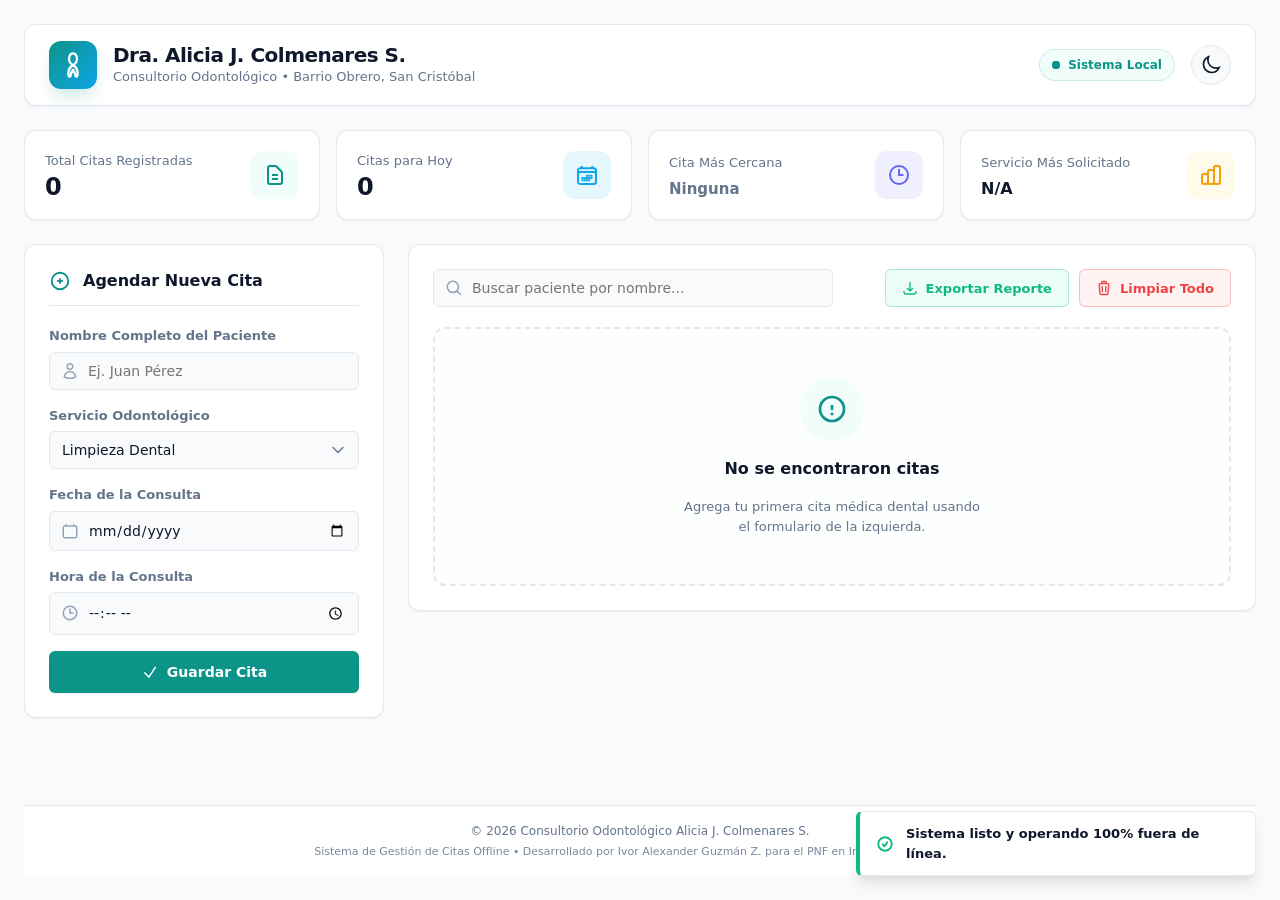
<file: index.html>
<!DOCTYPE html>
<html lang="es">

  <head>
    <meta charset="UTF-8">
    <meta name="viewport" content="width=device-width, initial-scale=1.0">
    <meta name="description"
      content="Sistema de Gestión Odontológica Offline para el Consultorio Odontológico Alicia J. Colmenares S. en Barrio Obrero, San Cristóbal, Estado Táchira. Desarrollado como Proyecto Sociotecnológico I para el PNF en Informática.">
    <meta name="author" content="Guzmán Zambrano, Ívor Alexander">
    <title>Panel de Gestión Odontológica - Dra. Alicia J. Colmenares S.</title>

    <!-- ------------------------------------------------------------------
       DOCUMENTACIÓN INCRUSTADA (Breve guía para desarrolladores)

       Qué es:
         - Archivo HTML principal que monta la interfaz de usuario del
           Sistema de Gestión Odontológica (cliente offline).

       Qué hace:
         - Proporciona la estructura del DOM para el formulario, las tarjetas
           de estadísticas, la lista de citas, modales y contenedores de toasts.
         - Conecta `style.css` (estilos) y `app.js` (lógica y persistencia).

       Cómo lo hace:
         - Contiene elementos con identificadores usados por `app.js` (ej.:
           `#cita-form`, `#lista-citas`, `#btn-theme-toggle`, `#toast-container`).
         - La apariencia se controla por `MaterialCodigo/style.css` mediante
           variables CSS y clases; el comportamiento por `MaterialCodigo/app.js`.

       Nota rápida:
         - Para entender la app, lee primero `app.js` (lógica) y luego
           `style.css` (tokens de diseño y componentes). Al modificar IDs,
           actualiza las referencias en `app.js`.
  ------------------------------------------------------------------>

    <!-- Vinculación del Archivo CSS de Estilos Premium -->
    <link rel="stylesheet" href="style.css">
  </head>

  <body>

    <div class="app-container">

      <!-- 1. CABECERA PRINCIPAL (Main Header) -->
      <header class="main-header" role="banner">
        <div class="brand-section">
          <!-- Logo animado con icono SVG de Diente integrado -->
          <div class="logo-container" aria-hidden="true">
            <svg viewBox="0 0 24 24" fill="none" stroke="currentColor" stroke-width="2" stroke-linecap="round"
              stroke-linejoin="round">
              <!-- Icono de un diente estilizado y moderno -->
              <path
                d="M12 2C10.5 2 9.5 3 9 4.5 8.5 6 8.5 7.5 9 9c.5 1.5 1.5 2.5 3 3 1.5-.5 2.5-1.5 3-3 .5-1.5.5-3 0-4.5C14.5 3 13.5 2 12 2z" />
              <path
                d="M12 12c-2.5 1.5-4 4.5-4 7.5 0 .8.2 1.5.5 2 .3.5.7.5 1 .3.3-.2.5-.6.5-1 0-1.7 1-3.5 2-4.8 1 1.3 2 3.1 2 4.8 0 .4.2.8.5 1 .3.2.7.2 1-.3.3-.5.5-1.2.5-2 0-3-1.5-6-4-7.5z" />
            </svg>
          </div>
          <div class="header-title-group">
            <h1>Dra. Alicia J. Colmenares S.</h1>
            <p>Consultorio Odontológico • Barrio Obrero, San Cristóbal</p>
          </div>
        </div>

        <!-- Controles: Indicador Offline y Botón de Tema Oscuro -->
        <div class="controls-section">
          <div class="status-indicator" id="network-status"
            title="Este sistema funciona de manera 100% autónoma y local (fuera de línea)">
            <span class="status-dot"></span>
            <span>Sistema Local</span>
          </div>

          <!-- Botón accesible para alternar el tema visual (Claro/Oscuro) -->
          <button class="theme-toggle" id="btn-theme-toggle" aria-label="Alternar tema oscuro o claro">
            <!-- Icono de Sol (Para tema oscuro) -->
            <svg class="icon-sun" fill="none" stroke="currentColor" stroke-width="2" viewBox="0 0 24 24">
              <circle cx="12" cy="12" r="4" />
              <path
                d="M12 2v2M12 20v2M4.93 4.93l1.41 1.41M17.66 17.66l1.41 1.41M2 12h2M20 12h2M6.34 17.66l-1.41 1.41M19.07 4.93l-1.41 1.41" />
            </svg>
            <!-- Icono de Luna (Para tema claro) -->
            <svg class="icon-moon" fill="none" stroke="currentColor" stroke-width="2" viewBox="0 0 24 24">
              <path
                d="M21.752 15.002A9.718 9.718 0 0118 15.75c-5.385 0-9.75-4.365-9.75-9.75 0-1.33.266-2.597.748-3.752A9.753 9.753 0 003 11.25C3 16.635 7.365 21 12.75 21a9.753 9.753 0 009.002-5.998z" />
            </svg>
          </button>
        </div>
      </header>

      <!-- 2. PANEL DE ESTADÍSTICAS DEL PROGRAMA (Stats Cards Dashboard) -->
      <section class="stats-grid" aria-label="Métricas del consultorio">
        <!-- Total Citas -->
        <div class="stat-card">
          <div class="stat-info">
            <span class="stat-label">Total Citas Registradas</span>
            <span class="stat-value" id="stat-total-val">0</span>
          </div>
          <div class="stat-icon-wrapper stat-total" aria-hidden="true">
            <svg fill="none" stroke="currentColor" stroke-width="2" viewBox="0 0 24 24">
              <path
                d="M9 12h6m-6 4h6m2 5H7a2 2 0 01-2-2V5a2 2 0 012-2h5.586a1 1 0 01.707.293l5.414 5.414a1 1 0 01.293.707V19a2 2 0 01-2 2z" />
            </svg>
          </div>
        </div>

        <!-- Citas para Hoy -->
        <div class="stat-card">
          <div class="stat-info">
            <span class="stat-label">Citas para Hoy</span>
            <span class="stat-value" id="stat-hoy-val">0</span>
          </div>
          <div class="stat-icon-wrapper stat-hoy" aria-hidden="true">
            <svg fill="none" stroke="currentColor" stroke-width="2" viewBox="0 0 24 24">
              <path
                d="M6.75 3v2.25M17.25 3v2.25M3 18.75V7.5a2.25 2.25 0 012.25-2.25h13.5A2.25 2.25 0 0121 7.5v11.25m-18 0A2.25 2.25 0 005.25 21h13.5A2.25 2.25 0 0021 18.75m-18 0v-7.5A2.25 2.25 0 015.25 9h13.5A2.25 2.25 0 0121 11.25v7.5m-9-6h.008v.008H12v-.008zM12 15h.008v.008H12V15zm0 2.25h.008v.008H12v-.008zM9.75 15h.008v.008H9.75V15zm0 2.25h.008v.008H9.75v-.008zM7.5 15h.008v.008H7.5V15zm0 2.25h.008v.008H7.5v-.008zm6.75-4.5h.008v.008h-.008v-.008zm0 2.25h.008v.008h-.008V15zm0 2.25h.008v.008h-.008v-.008zm2.25-4.5h.008v.008H16.5v-.008zm0 2.25h.008v.008H16.5V15z" />
            </svg>
          </div>
        </div>

        <!-- Próxima Cita -->
        <div class="stat-card">
          <div class="stat-info">
            <span class="stat-label">Cita Más Cercana</span>
            <span class="stat-value" id="stat-proxima-val"
              style="font-size: 15px; font-weight:600; color: var(--text-muted); margin-top: 6px;">Ninguna</span>
          </div>
          <div class="stat-icon-wrapper stat-proximas" aria-hidden="true">
            <svg fill="none" stroke="currentColor" stroke-width="2" viewBox="0 0 24 24">
              <path d="M12 6v6h4.5m4.5 0a9 9 0 11-18 0 9 9 0 0118 0z" />
            </svg>
          </div>
        </div>

        <!-- Servicio Popular -->
        <div class="stat-card">
          <div class="stat-info">
            <span class="stat-label">Servicio Más Solicitado</span>
            <span class="stat-value" id="stat-popular-val"
              style="font-size: 16px; font-weight:700; color: var(--text-main); margin-top: 4px;">N/A</span>
          </div>
          <div class="stat-icon-wrapper stat-popular" aria-hidden="true">
            <svg fill="none" stroke="currentColor" stroke-width="2" viewBox="0 0 24 24">
              <path
                d="M9 19v-6a2 2 0 00-2-2H5a2 2 0 00-2 2v6a2 2 0 002 2h2a2 2 0 002-2zm0 0V9a2 2 0 012-2h2a2 2 0 012 2v10m-6 0a2 2 0 002 2h2a2 2 0 002-2m0 0V5a2 2 0 012-2h2a2 2 0 012 2v14a2 2 0 01-2 2h-2a2 2 0 01-2-2z" />
            </svg>
          </div>
        </div>
      </section>

      <!-- 3. DISTRIBUCIÓN PRINCIPAL (Main Grid) -->
      <main class="main-grid">

        <!-- COLUMNA IZQUIERDA: Formulario de Nueva Cita (CREATE) -->
        <section class="panel-card" aria-labelledby="form-title">
          <div class="panel-header">
            <svg fill="none" stroke="currentColor" stroke-width="2" viewBox="0 0 24 24" aria-hidden="true">
              <path d="M12 9v6m3-3H9m12 0a9 9 0 11-18 0 9 9 0 0118 0z" />
            </svg>
            <h2 id="form-title">Agendar Nueva Cita</h2>
          </div>

          <form id="cita-form" class="appointment-form" novalidate>

            <!-- Nombre del Paciente -->
            <div class="form-group">
              <label for="paciente">Nombre Completo del Paciente</label>
              <div class="input-container">
                <svg fill="none" stroke="currentColor" stroke-width="2" viewBox="0 0 24 24" aria-hidden="true">
                  <path
                    d="M15.75 6a3.75 3.75 0 11-7.5 0 3.75 3.75 0 017.5 0zM4.501 20.118a7.5 7.5 0 0114.998 0A17.933 17.933 0 0112 21.75c-2.676 0-5.216-.584-7.499-1.632z" />
                </svg>
                <input type="text" id="paciente" class="form-input" placeholder="Ej. Juan Pérez" required
                  autocomplete="off" aria-required="true">
              </div>
            </div>

            <!-- Servicio Odontológico -->
            <div class="form-group">
              <label for="servicio">Servicio Odontológico</label>
              <select id="servicio" class="form-input" required aria-required="true">
                <option value="Limpieza" selected>Limpieza Dental</option>
                <option value="Ortodoncia">Control de Ortodoncia</option>
                <option value="Extraccion">Extracción Dental</option>
                <option value="Evaluacion">Evaluación General</option>
              </select>
            </div>

            <!-- Fecha de la Cita -->
            <div class="form-group">
              <label for="fecha">Fecha de la Consulta</label>
              <div class="input-container">
                <svg fill="none" stroke="currentColor" stroke-width="2" viewBox="0 0 24 24" aria-hidden="true">
                  <path
                    d="M6.75 3v2.25M17.25 3v2.25M3 18.75V7.5a2.25 2.25 0 012.25-2.25h13.5A2.25 2.25 0 0121 7.5v11.25m-18 0A2.25 2.25 0 005.25 21h13.5A2.25 2.25 0 0021 18.75" />
                </svg>
                <input type="date" id="fecha" class="form-input" required aria-required="true">
              </div>
              <div class="validation-hint warning" id="fecha-warning" style="display: none;" aria-live="polite">
                <svg style="width:12px; height:12px;" fill="none" stroke="currentColor" stroke-width="2"
                  viewBox="0 0 24 24">
                  <path
                    d="M12 9v2m0 4h.01m-6.938 4h13.856c1.54 0 2.502-1.667 1.732-3L13.732 4c-.77-1.333-2.694-1.333-3.464 0L3.34 16c-.77 1.333.192 3 1.732 3z" />
                </svg>
                <span>No se atienden fines de semana</span>
              </div>
            </div>

            <!-- Hora de la Cita -->
            <div class="form-group">
              <label for="hora">Hora de la Consulta</label>
              <div class="input-container">
                <svg fill="none" stroke="currentColor" stroke-width="2" viewBox="0 0 24 24" aria-hidden="true">
                  <path d="M12 6v6h4.5m4.5 0a9 9 0 11-18 0 9 9 0 0118 0z" />
                </svg>
                <input type="time" id="hora" class="form-input" required aria-required="true">
              </div>
            </div>

            <!-- Botón de Guardado -->
            <button type="submit" class="btn-primary" id="btn-submit-form">
              <svg fill="none" stroke="currentColor" stroke-width="2" viewBox="0 0 24 24" aria-hidden="true">
                <path d="M4.5 12.75l6 6 9-13.5" />
              </svg>
              <span>Guardar Cita</span>
            </button>
          </form>
        </section>

        <!-- COLUMNA DERECHA: Listado y Búsqueda de Citas (READ, DELETE) -->
        <section class="panel-card" aria-labelledby="list-title">

          <!-- Cabecera del Panel con Buscador y Exportación -->
          <div class="filter-actions-bar">
            <div class="search-wrapper">
              <div class="input-container">
                <svg fill="none" stroke="currentColor" stroke-width="2" viewBox="0 0 24 24" aria-hidden="true">
                  <path d="M21 21l-5.197-5.197m0 0A7.5 7.5 0 105.196 5.196a7.5 7.5 0 0010.607 10.607z" />
                </svg>
                <!-- Campo de búsqueda reactivo -->
                <input type="text" id="buscador" class="form-input" placeholder="Buscar paciente por nombre..."
                  aria-label="Buscar paciente">
              </div>
            </div>

            <!-- Grupo de botones para descarga y mantenimiento local -->
            <div class="action-buttons-group">
              <!-- Botón para descargar el reporte CSV estructurado para Excel -->
              <button id="exportar-btn" class="btn-secondary btn-export"
                title="Descargar reporte offline en CSV compatible con Excel">
                <svg fill="none" stroke="currentColor" stroke-width="2" viewBox="0 0 24 24" aria-hidden="true">
                  <path
                    d="M3 16.5v2.25A2.25 2.25 0 005.25 21h13.5A2.25 2.25 0 0021 18.75V16.5M16.5 12L12 16.5m0 0L7.5 12m4.5 4.5V3" />
                </svg>
                <span>Exportar Reporte</span>
              </button>

              <!-- Botón para limpiar todos los datos del localStorage (con confirmación sutil) -->
              <button id="btn-limpiar-todo" class="btn-secondary btn-danger-outline"
                title="Eliminar permanentemente todos los datos de citas">
                <svg fill="none" stroke="currentColor" stroke-width="2" viewBox="0 0 24 24" aria-hidden="true">
                  <path
                    d="M14.74 9l-.346 9m-4.788 0L9.26 9m9.968-3.21c.342.052.682.107 1.022.166m-1.022-.165L18.16 19.673a2.25 2.25 0 01-2.244 2.077H8.084a2.25 2.25 0 01-2.244-2.077L4.772 5.79m14.456 0a48.108 48.108 0 00-3.478-.397m-12 .562c.34-.059.68-.114 1.022-.165m0 0a48.11 48.11 0 013.478-.397m7.5 0v-.916c0-1.18-.91-2.164-2.09-2.201a51.964 51.964 0 00-3.32 0c-1.18.037-2.09 1.022-2.09 2.201v.916m7.5 0a48.667 48.667 0 00-7.5 0" />
                </svg>
                <span>Limpiar Todo</span>
              </button>
            </div>
          </div>

          <!-- Listado dinámico de Citas -->
          <h2 id="list-title" class="sr-only"
            style="position: absolute; width: 1px; height: 1px; padding: 0; margin: -1px; overflow: hidden; clip: rect(0, 0, 0, 0); border: 0;">
            Lista de citas odontológicas agendadas</h2>
          <div id="lista-citas" class="appointments-container" aria-live="polite">
            <!-- Las tarjetas de citas serán inyectadas aquí dinámicamente desde app.js -->
          </div>
        </section>

      </main>

      <!-- 4. MODAL FLOTANTE DE EDICIÓN - CRUD UPDATE (Edit Appointment Modal) -->
      <div class="modal-overlay" id="edit-modal" role="dialog" aria-modal="true" aria-labelledby="modal-title">
        <div class="modal-container">
          <div class="modal-header">
            <h3 id="modal-title">
              <svg fill="none" stroke="currentColor" stroke-width="2" viewBox="0 0 24 24" aria-hidden="true">
                <path
                  d="M16.862 4.487l1.687-1.688a1.875 1.875 0 112.652 2.652L10.582 16.07a4.5 4.5 0 01-1.897 1.13L6 18l.8-2.685a4.5 4.5 0 011.13-1.897l8.932-8.931zm0 0L19.5 7.125M18 14v4.75A2.25 2.25 0 0115.75 21H5.25A2.25 2.25 0 013 18.75V8.25A2.25 2.25 0 015.25 6H10" />
              </svg>
              <span>Editar Cita Médica</span>
            </h3>
            <button class="btn-close" id="btn-close-modal" aria-label="Cerrar modal de edición">&times;</button>
          </div>

          <form id="edit-form" class="appointment-form" novalidate>
            <input type="hidden" id="edit-id"> <!-- ID oculto de la cita siendo editada -->

            <div class="form-group">
              <label for="edit-paciente">Nombre del Paciente</label>
              <div class="input-container">
                <svg fill="none" stroke="currentColor" stroke-width="2" viewBox="0 0 24 24" aria-hidden="true">
                  <path
                    d="M15.75 6a3.75 3.75 0 11-7.5 0 3.75 3.75 0 017.5 0zM4.501 20.118a7.5 7.5 0 0114.998 0A17.933 17.933 0 0112 21.75c-2.676 0-5.216-.584-7.499-1.632z" />
                </svg>
                <input type="text" id="edit-paciente" class="form-input" required autocomplete="off">
              </div>
            </div>

            <div class="form-group">
              <label for="edit-servicio">Servicio Odontológico</label>
              <select id="edit-servicio" class="form-input" required>
                <option value="Limpieza">Limpieza Dental</option>
                <option value="Ortodoncia">Control de Ortodoncia</option>
                <option value="Extraccion">Extracción Dental</option>
                <option value="Evaluacion">Evaluación General</option>
              </select>
            </div>

            <div class="form-group">
              <label for="edit-fecha">Fecha</label>
              <div class="input-container">
                <svg fill="none" stroke="currentColor" stroke-width="2" viewBox="0 0 24 24" aria-hidden="true">
                  <path
                    d="M6.75 3v2.25M17.25 3v2.25M3 18.75V7.5a2.25 2.25 0 012.25-2.25h13.5A2.25 2.25 0 0121 7.5v11.25m-18 0A2.25 2.25 0 005.25 21h13.5A2.25 2.25 0 0021 18.75" />
                </svg>
                <input type="date" id="edit-fecha" class="form-input" required>
              </div>
              <div class="validation-hint warning" id="edit-fecha-warning" style="display: none;" aria-live="polite">
                <svg style="width:12px; height:12px;" fill="none" stroke="currentColor" stroke-width="2"
                  viewBox="0 0 24 24">
                  <path
                    d="M12 9v2m0 4h.01m-6.938 4h13.856c1.54 0 2.502-1.667 1.732-3L13.732 4c-.77-1.333-2.694-1.333-3.464 0L3.34 16c-.77 1.333.192 3 1.732 3z" />
                </svg>
                <span>No se atienden fines de semana</span>
              </div>
            </div>

            <div class="form-group">
              <label for="edit-hora">Hora</label>
              <div class="input-container">
                <svg fill="none" stroke="currentColor" stroke-width="2" viewBox="0 0 24 24" aria-hidden="true">
                  <path d="M12 6v6h4.5m4.5 0a9 9 0 11-18 0 9 9 0 0118 0z" />
                </svg>
                <input type="time" id="edit-hora" class="form-input" required>
              </div>
            </div>

            <div class="modal-footer">
              <!-- Botón para rechazar cambios -->
              <button type="button" class="btn-secondary" id="btn-cancel-modal">Cancelar</button>
              <!-- Botón para guardar cambios modificados -->
              <button type="submit" class="btn-primary">Actualizar Cita</button>
            </div>
          </form>
        </div>
      </div>

      <!-- 5. DIALOGO DE CONFIRMACIÓN PERSONALIZADO (Custom Confirmation Dialog) -->
      <div class="confirm-modal-overlay" id="confirm-modal" role="dialog" aria-modal="true"
        aria-labelledby="confirm-title">
        <div class="confirm-container">
          <div class="confirm-icon-box" aria-hidden="true">
            <!-- Icono de Peligro / Alerta -->
            <svg fill="none" stroke="currentColor" stroke-width="2" viewBox="0 0 24 24">
              <path
                d="M12 9v2m0 4h.01m-6.938 4h13.856c1.54 0 2.502-1.667 1.732-3L13.732 4c-.77-1.333-2.694-1.333-3.464 0L3.34 16c-.77 1.333.192 3 1.732 3z" />
            </svg>
          </div>
          <h3 class="confirm-title" id="confirm-title">¿Eliminar esta cita?</h3>
          <p class="confirm-text" id="confirm-description">Esta acción es irreversible y los datos del paciente se
            perderán permanentemente de la memoria local.</p>
          <div class="confirm-actions">
            <button type="button" class="btn-secondary" id="btn-confirm-cancel">Cancelar</button>
            <button type="button" class="btn-danger" id="btn-confirm-accept">Eliminar</button>
          </div>
        </div>
      </div>

      <!-- 6. CONTENEDOR FLOTANTE PARA TOASTS DE OPERACIONES (Toast Notifications List) -->
      <div class="toast-container" id="toast-container" aria-live="assertive" aria-atomic="true"></div>

      <!-- 7. PIE DE PÁGINA (Footer) -->
      <footer class="main-footer" role="contentinfo">
        <p>&copy; 2026 Consultorio Odontológico Alicia J. Colmenares S.</p>
        <p style="margin-top: 4px; font-size: 11px; opacity: 0.85;">Sistema de Gestión de Citas Offline • Desarrollado
          por Ivor Alexander Guzmán Z. para el PNF en Informática, UPTAIET.</p>
      </footer>

    </div>

    <!-- Vinculación del Archivo Javascript de Lógica y Persistencia -->
    <script src="app.js"></script>
  </body>

</html>
</file>
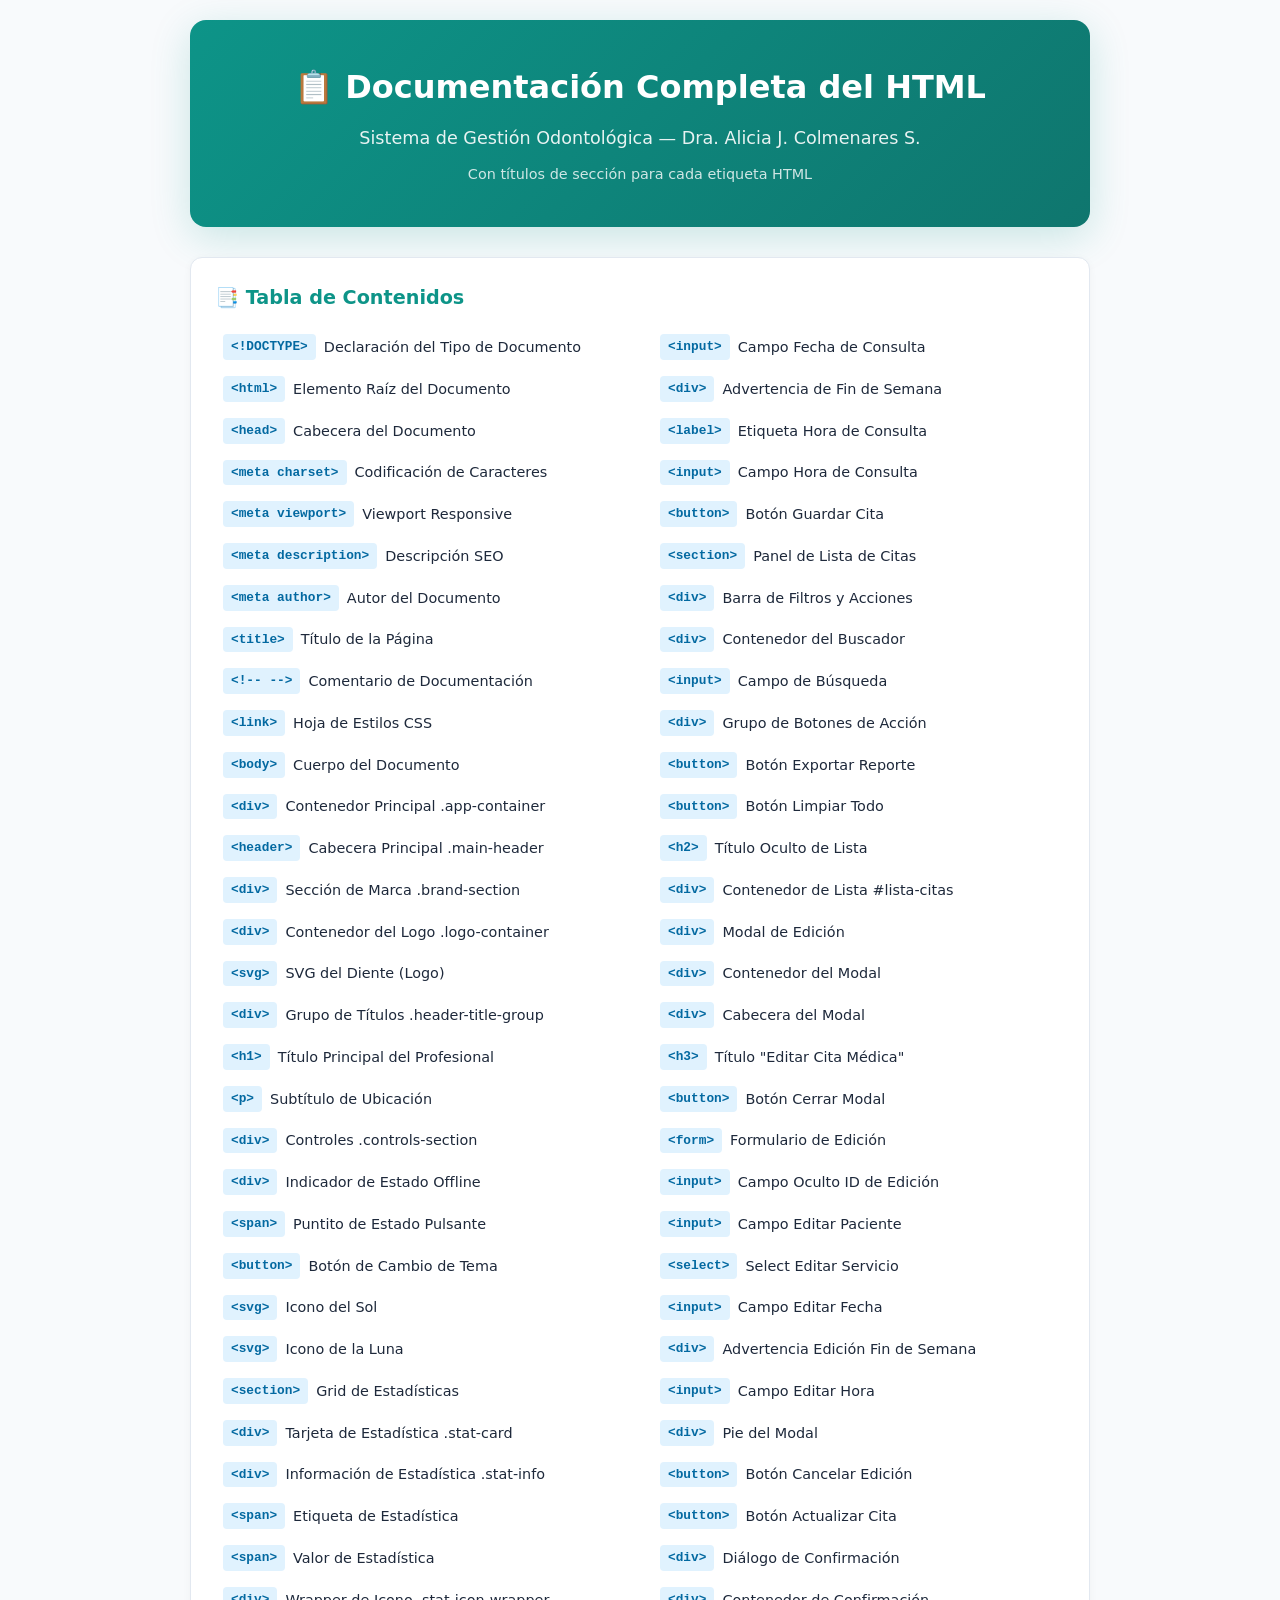
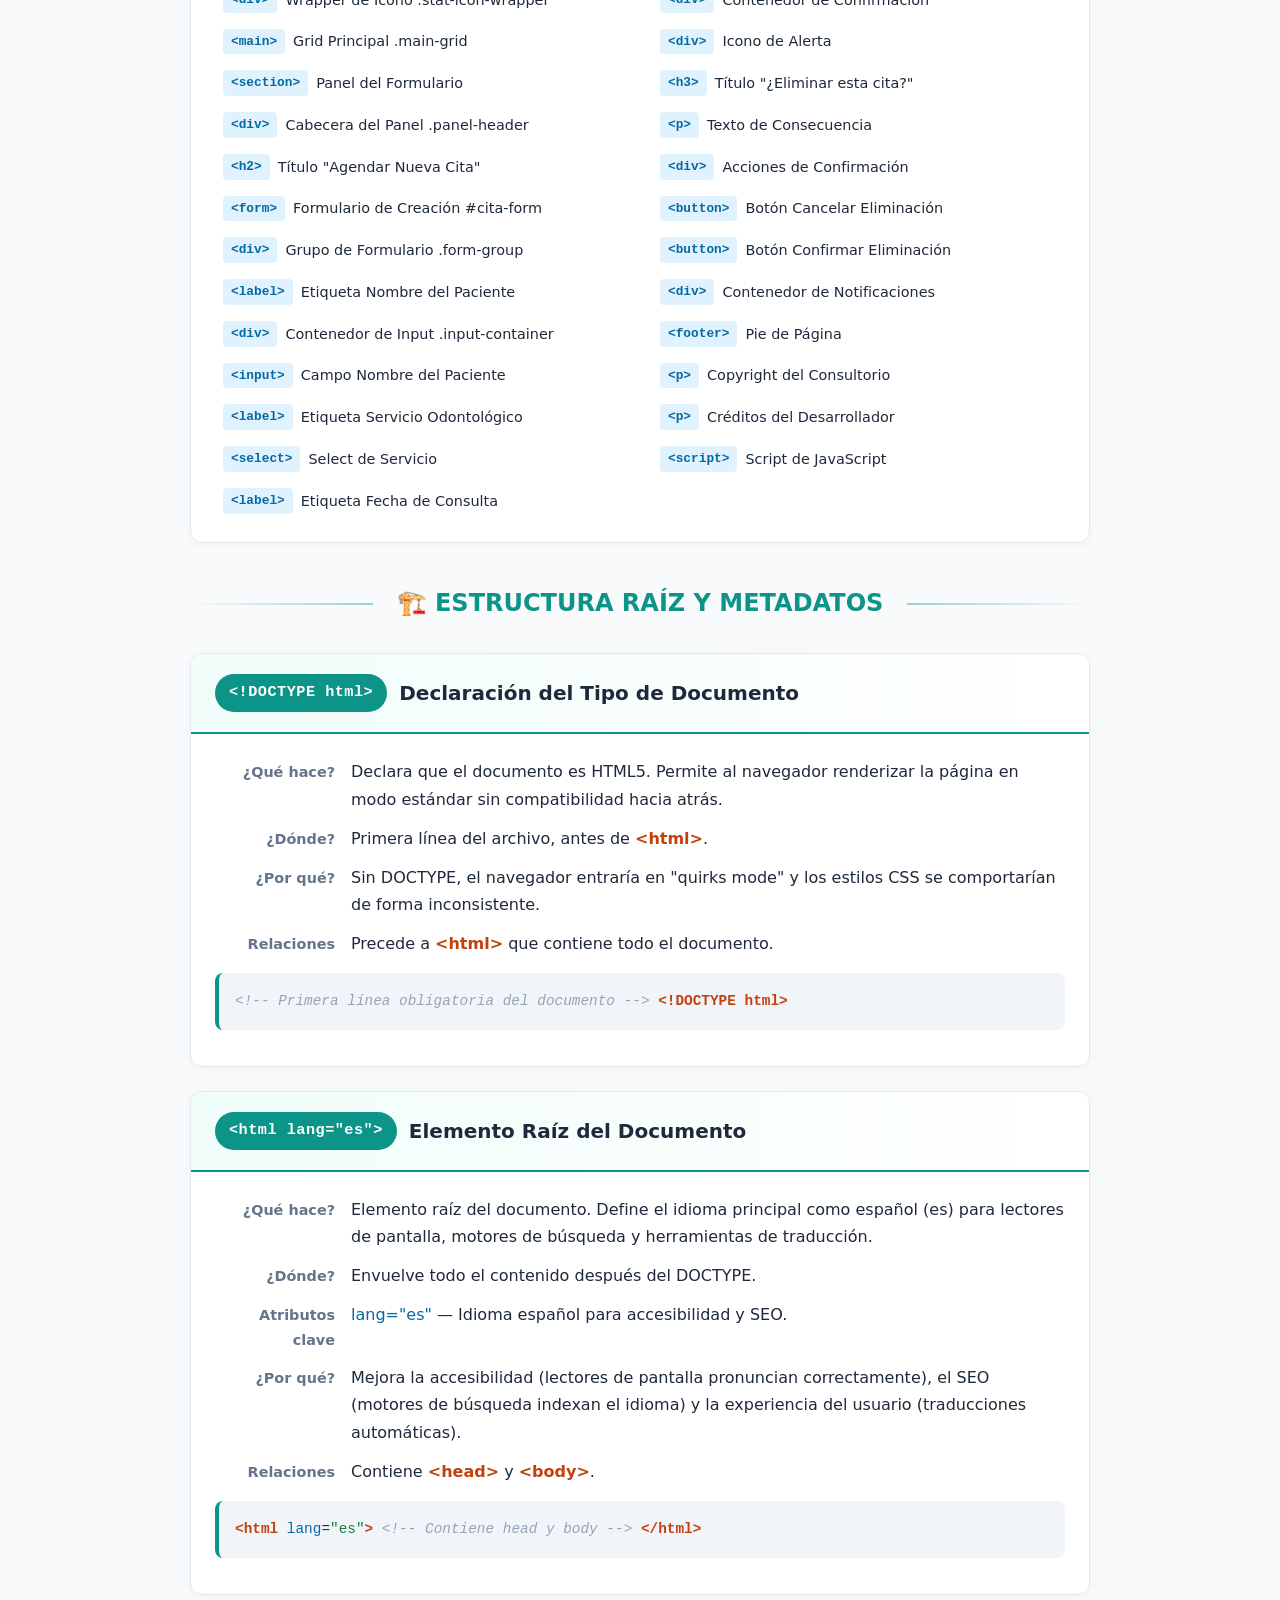
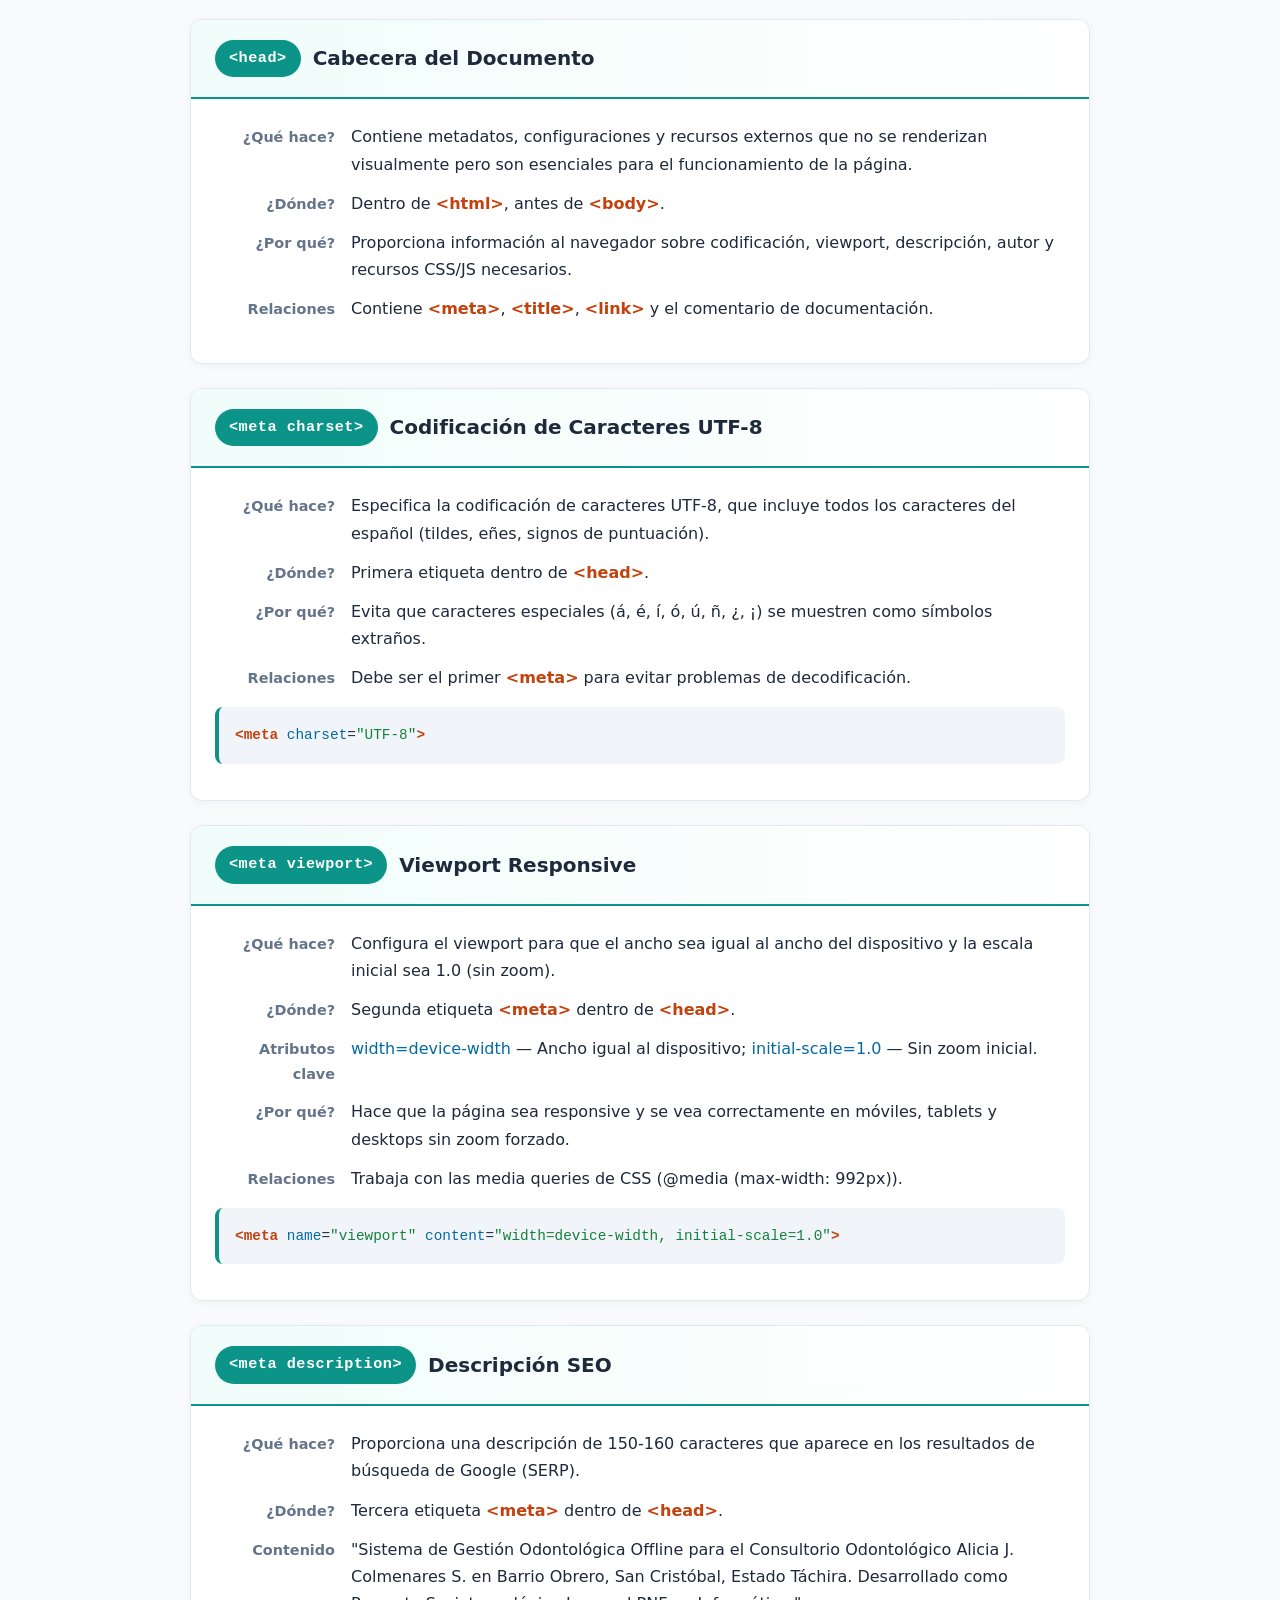
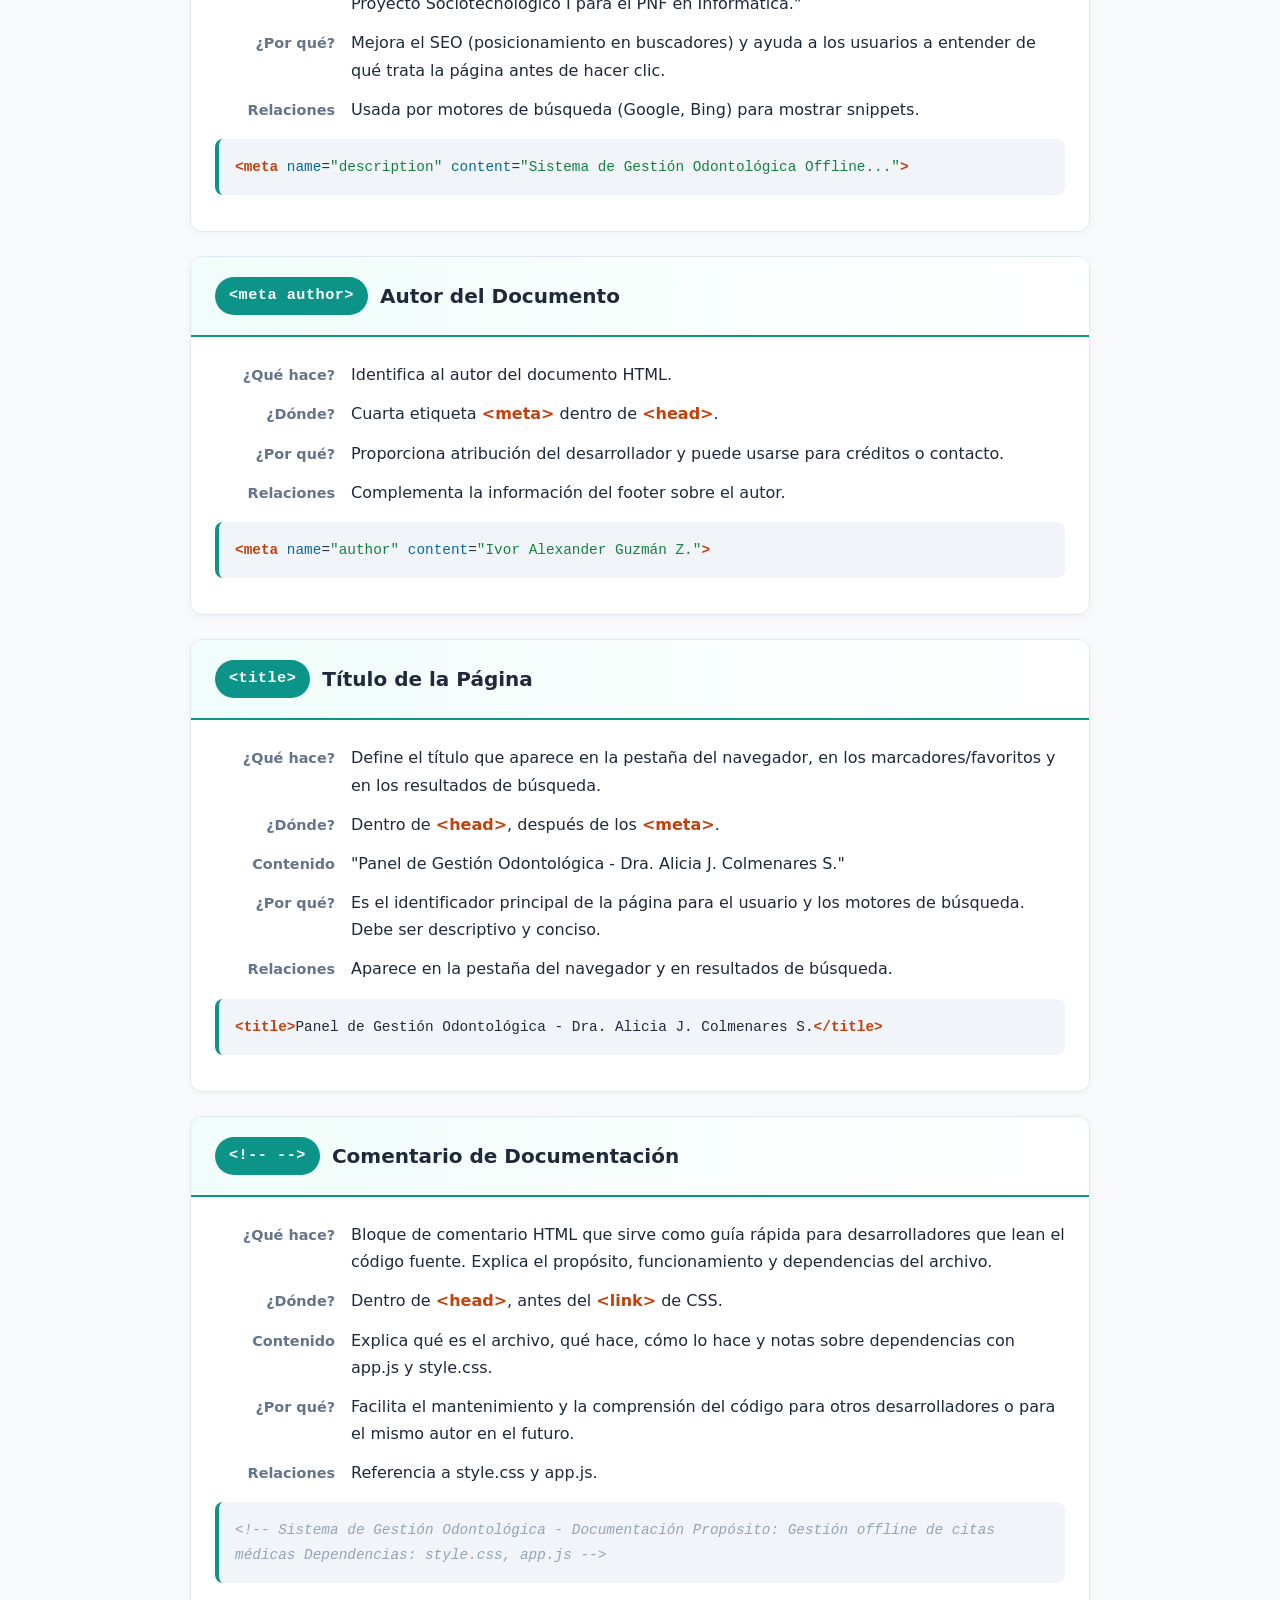
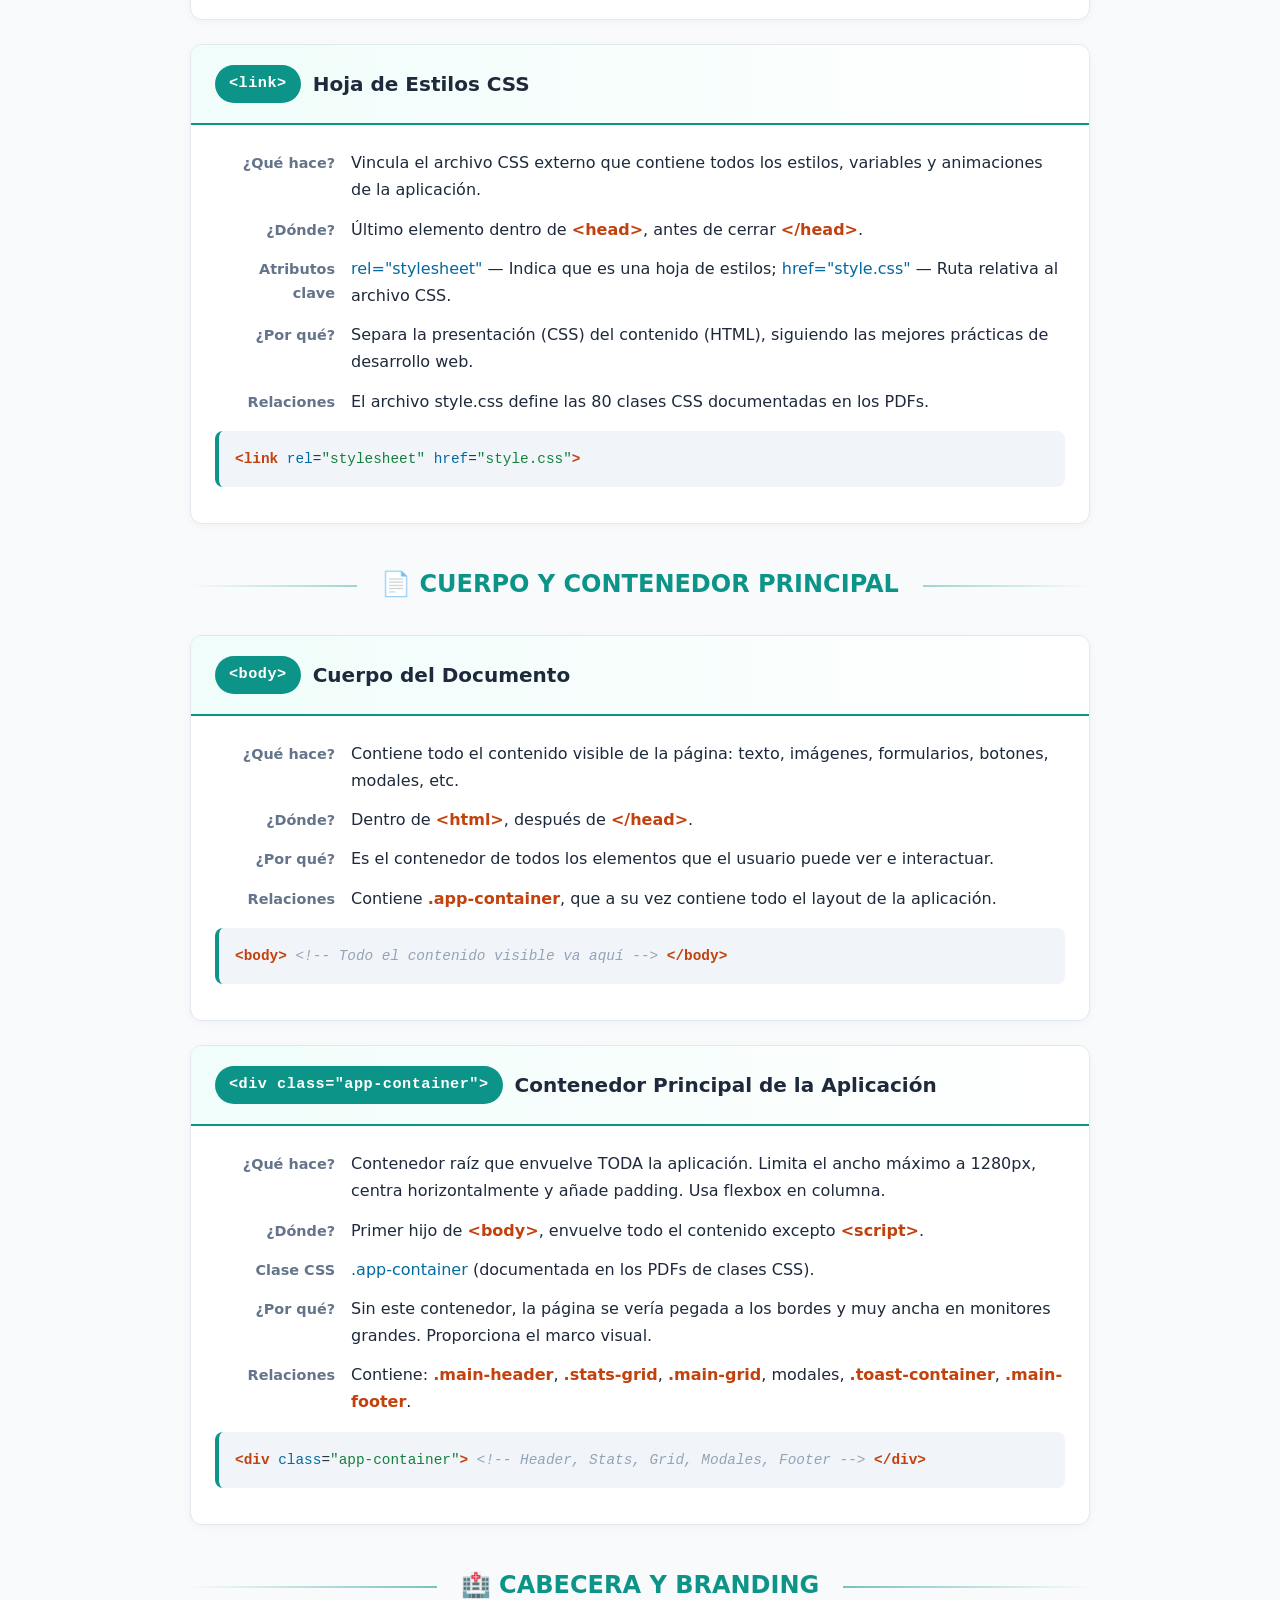
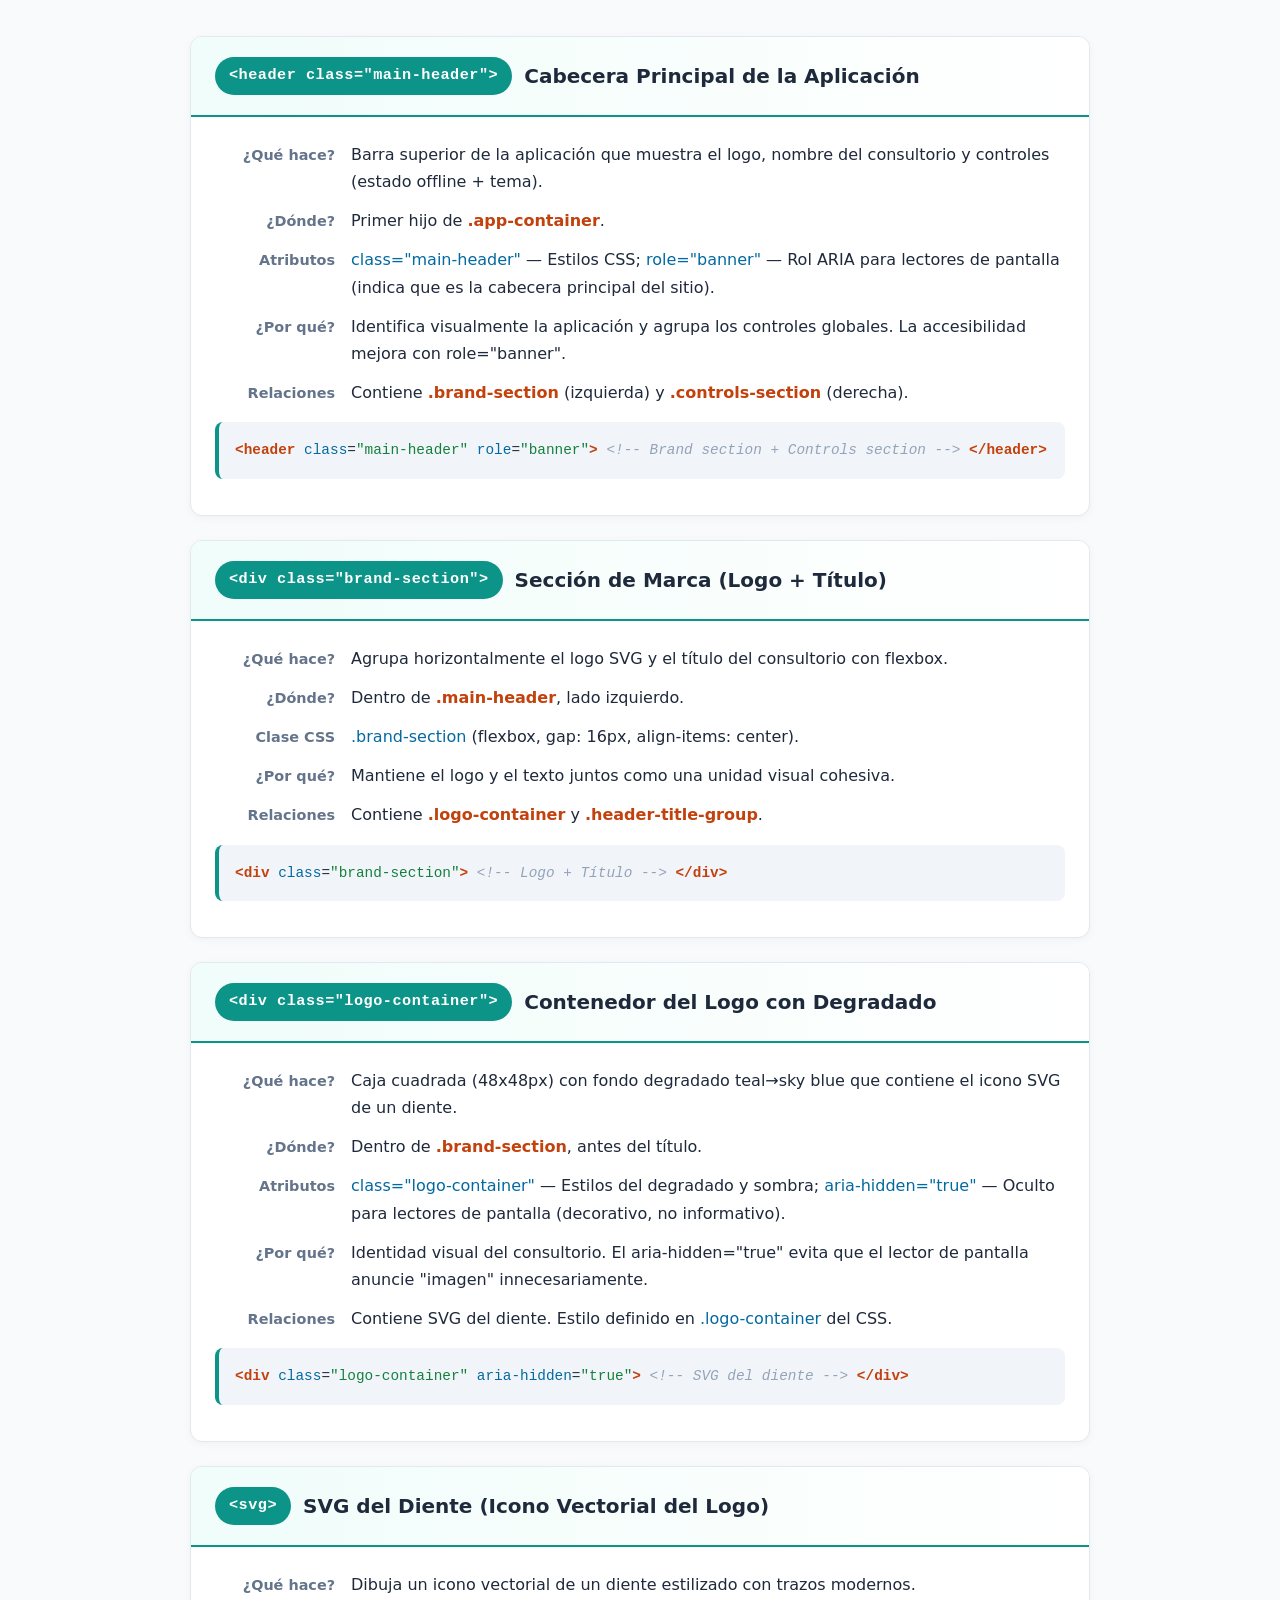
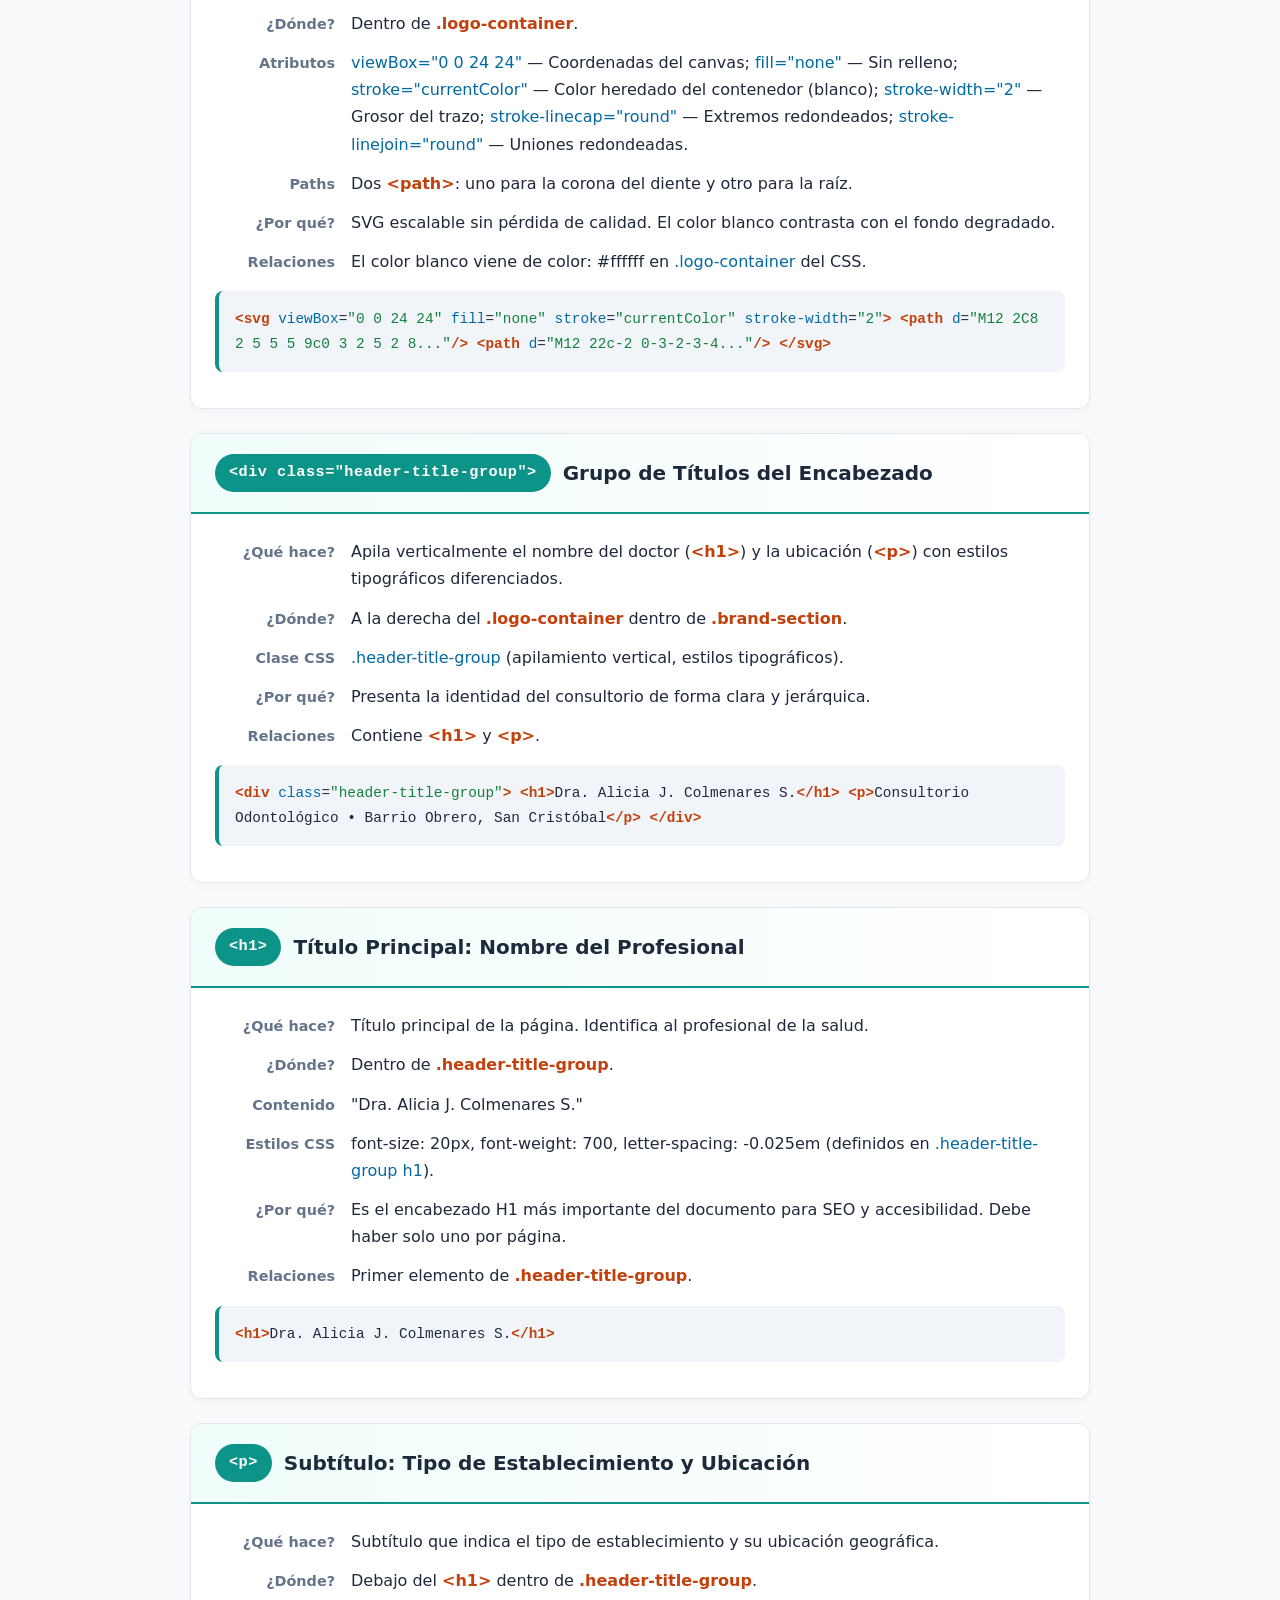
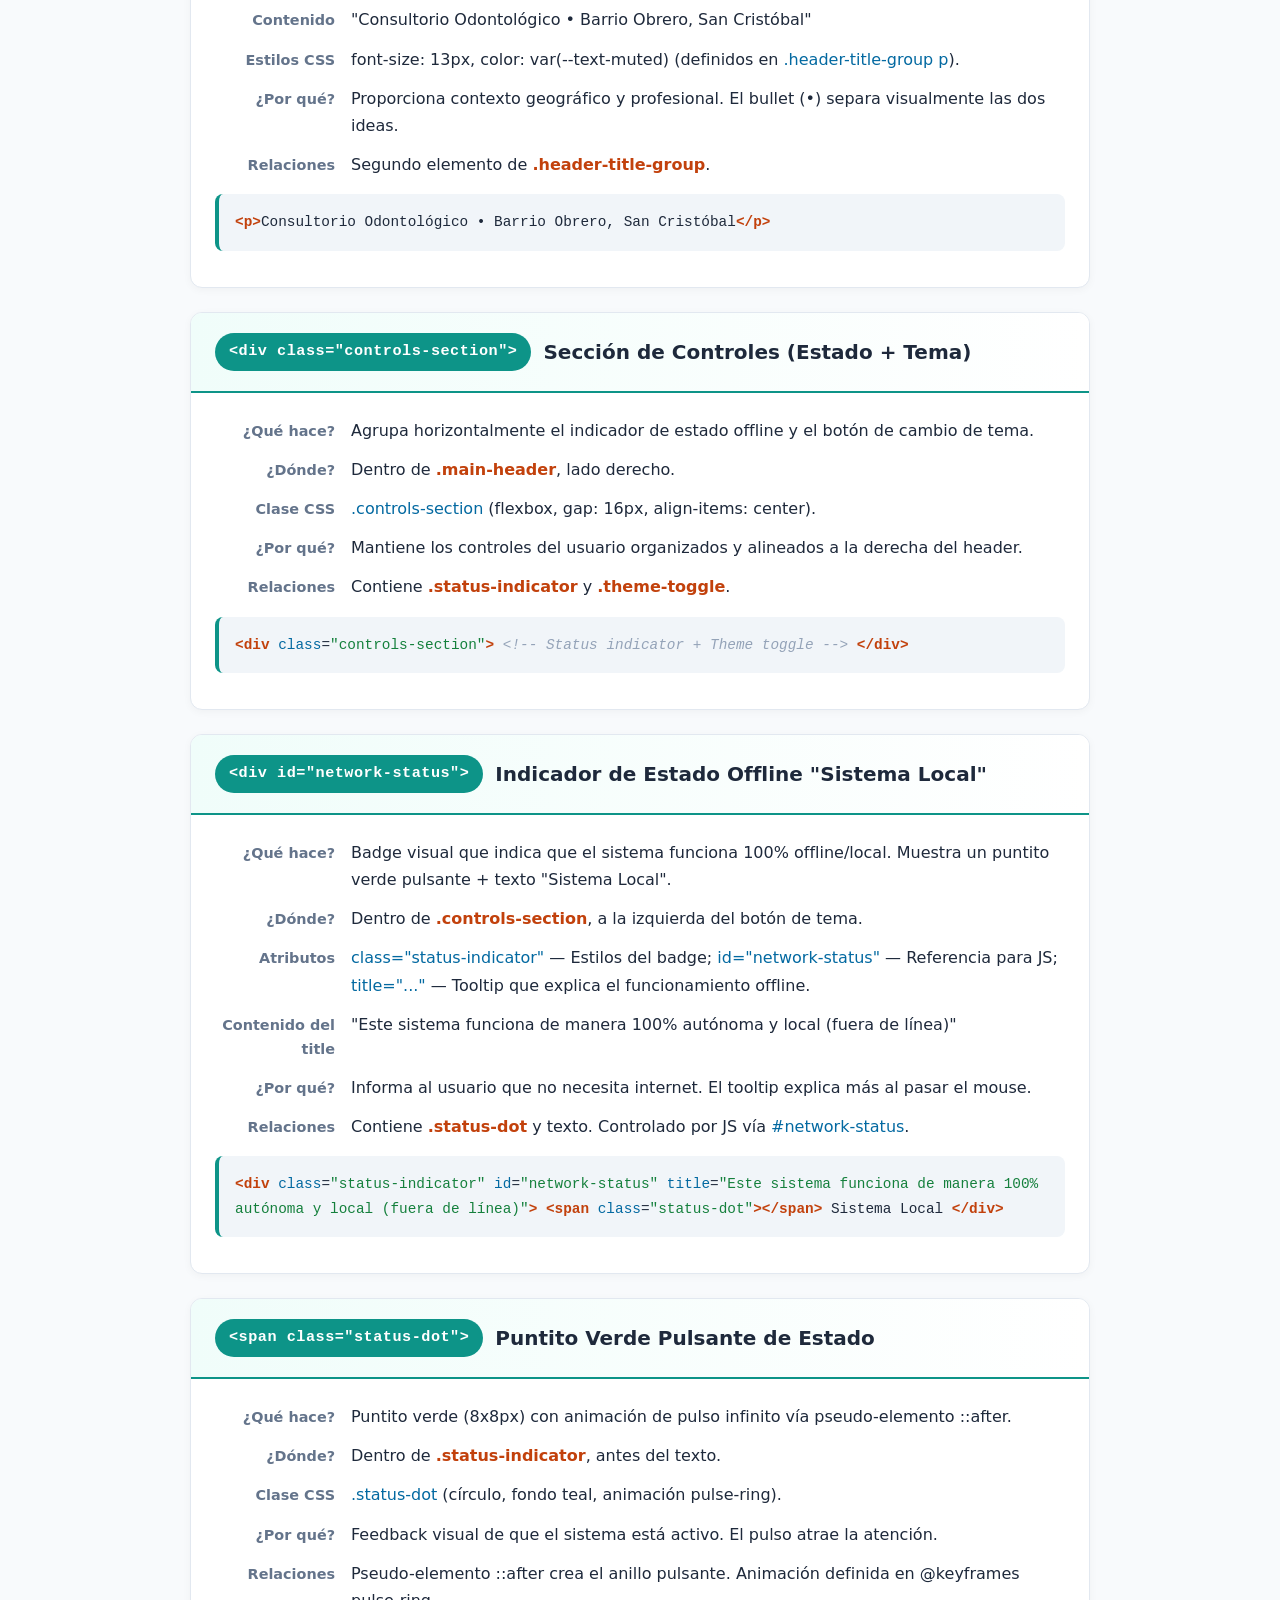
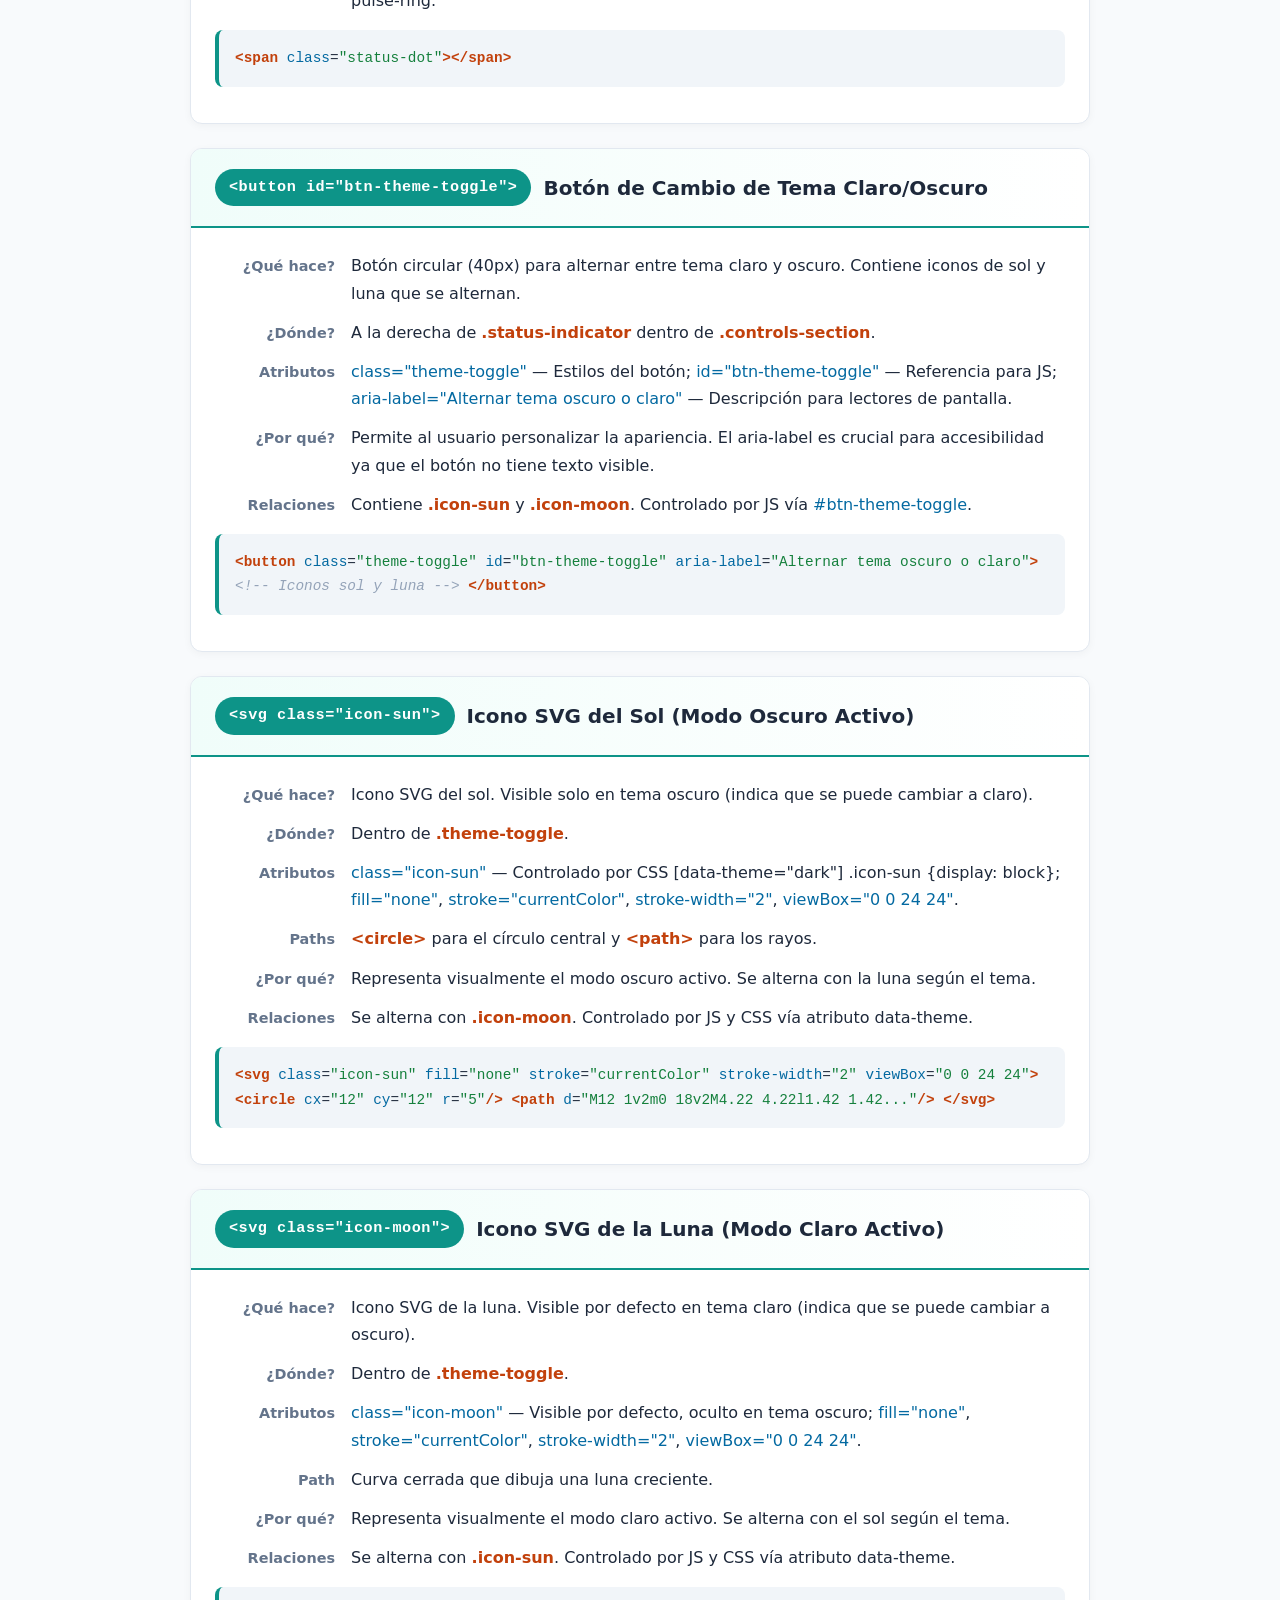
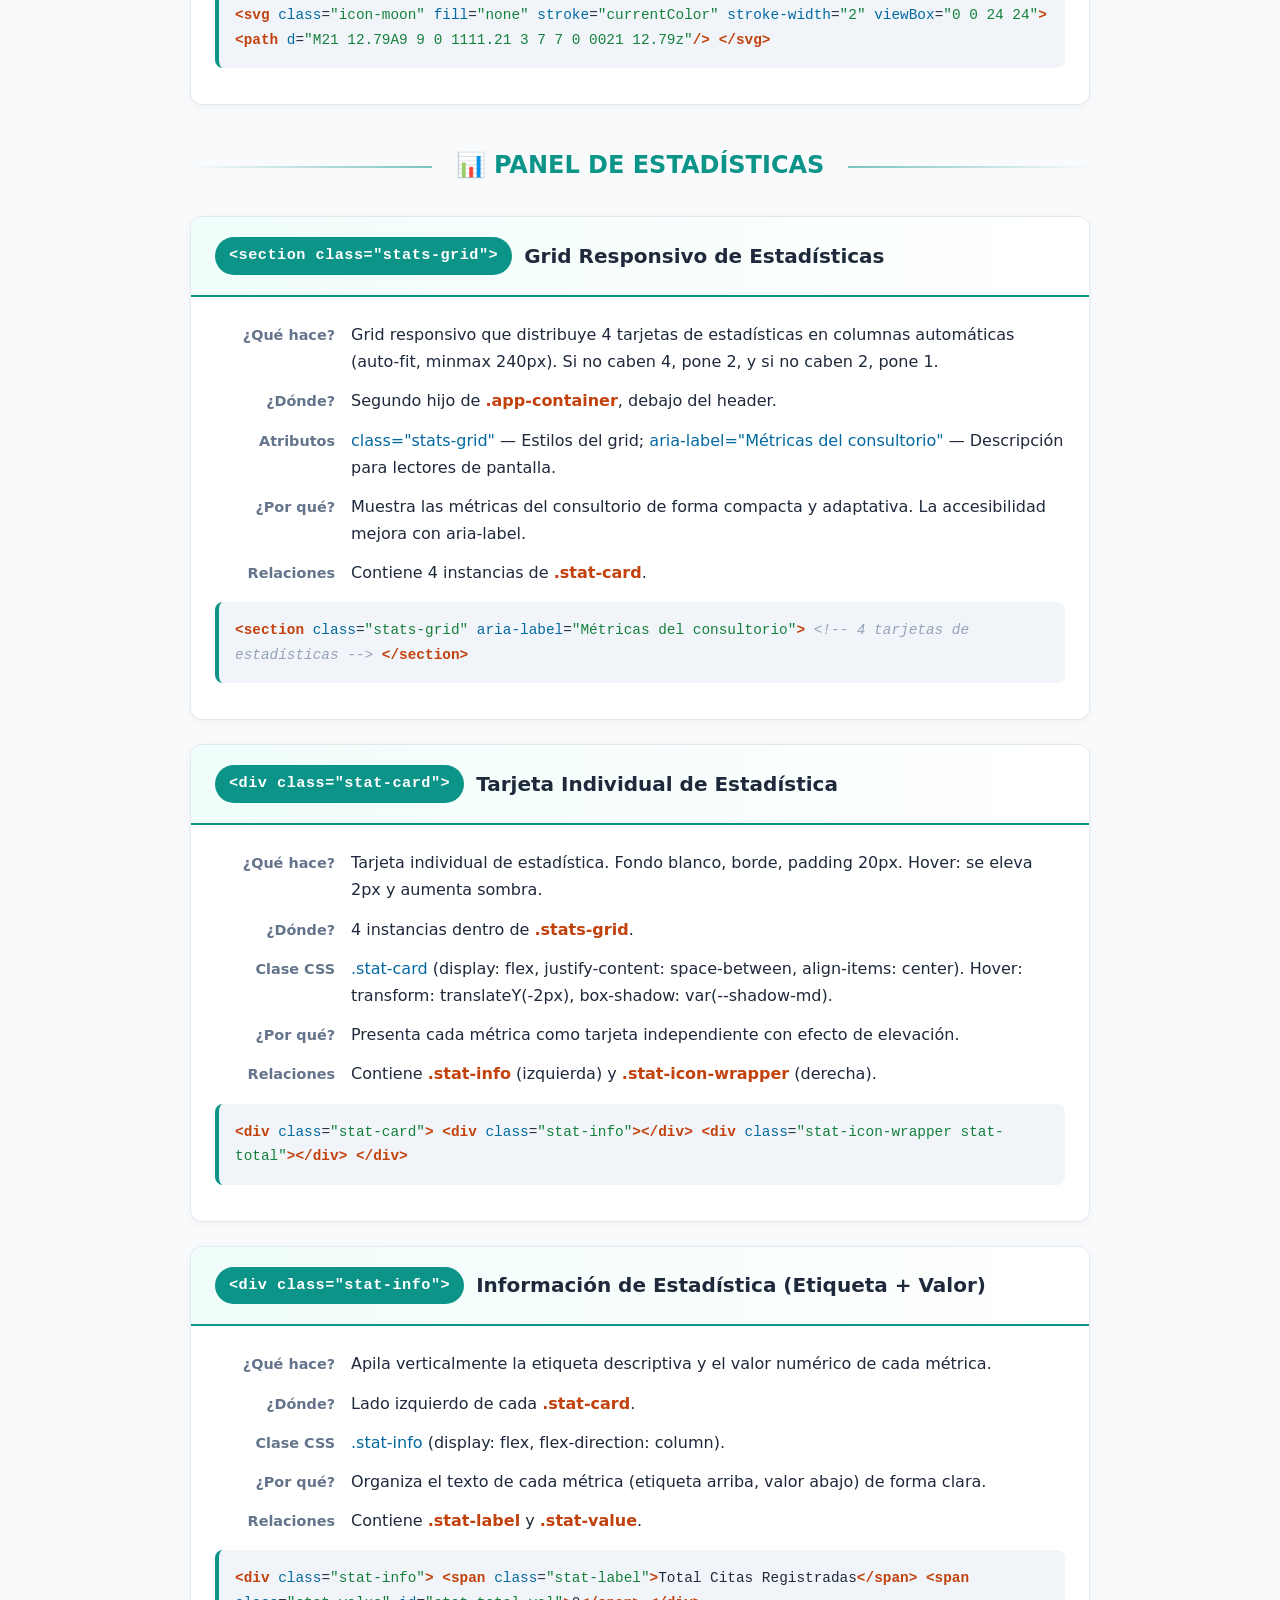
<file: Documentacion_HTML_Con_Titulos.html>
<!DOCTYPE html>
<html lang="es">
<head>
    <meta charset="UTF-8">
    <meta name="viewport" content="width=device-width, initial-scale=1.0">
    <meta name="description" content="Documentación completa del HTML del Sistema de Gestión Odontológica - Dra. Alicia J. Colmenares. Documento con títulos de sección para cada etiqueta HTML.">
    <meta name="author" content="Ivor Alexander Guzmán Z.">
    <title>Documentación HTML - Sistema de Gestión Odontológica</title>
    <style>
        :root {
            --primary: #0d9488;
            --primary-dark: #0f766e;
            --bg: #f8fafc;
            --card-bg: #ffffff;
            --text: #1e293b;
            --text-muted: #64748b;
            --border: #e2e8f0;
            --code-bg: #f1f5f9;
            --tag-color: #c2410c;
            --attr-color: #0369a1;
            --value-color: #15803d;
        }

        * { margin: 0; padding: 0; box-sizing: border-box; }

        body {
            font-family: 'Segoe UI', system-ui, -apple-system, sans-serif;
            background: var(--bg);
            color: var(--text);
            line-height: 1.7;
            padding: 20px;
        }

        .container {
            max-width: 900px;
            margin: 0 auto;
        }

        .header-doc {
            text-align: center;
            padding: 40px 20px;
            background: linear-gradient(135deg, var(--primary) 0%, var(--primary-dark) 100%);
            color: white;
            border-radius: 16px;
            margin-bottom: 30px;
            box-shadow: 0 10px 40px rgba(13, 148, 136, 0.2);
        }

        .header-doc h1 {
            font-size: 2rem;
            margin-bottom: 10px;
        }

        .header-doc p {
            opacity: 0.9;
            font-size: 1.1rem;
        }

        .section-card {
            background: var(--card-bg);
            border-radius: 12px;
            border: 1px solid var(--border);
            margin-bottom: 24px;
            overflow: hidden;
            box-shadow: 0 2px 8px rgba(0,0,0,0.04);
            transition: transform 0.2s, box-shadow 0.2s;
        }

        .section-card:hover {
            transform: translateY(-2px);
            box-shadow: 0 8px 24px rgba(0,0,0,0.08);
        }

        .section-header {
            background: linear-gradient(90deg, #f0fdfa 0%, #ffffff 100%);
            padding: 20px 24px;
            border-bottom: 2px solid var(--primary);
            display: flex;
            align-items: center;
            gap: 12px;
        }

        .tag-badge {
            background: var(--primary);
            color: white;
            padding: 6px 14px;
            border-radius: 20px;
            font-family: 'Courier New', monospace;
            font-size: 0.95rem;
            font-weight: 700;
            letter-spacing: 0.5px;
            white-space: nowrap;
        }

        .section-title {
            font-size: 1.25rem;
            font-weight: 700;
            color: var(--text);
        }

        .section-body {
            padding: 24px;
        }

        .info-grid {
            display: grid;
            grid-template-columns: 120px 1fr;
            gap: 12px 16px;
            margin-bottom: 16px;
        }

        .info-label {
            font-weight: 600;
            color: var(--text-muted);
            font-size: 0.9rem;
            text-align: right;
            padding-top: 2px;
        }

        .info-value {
            color: var(--text);
        }

        .code-block {
            background: var(--code-bg);
            border-radius: 8px;
            padding: 16px;
            font-family: 'Courier New', monospace;
            font-size: 0.9rem;
            overflow-x: auto;
            border-left: 4px solid var(--primary);
            margin: 12px 0;
        }

        .tag-name { color: var(--tag-color); font-weight: bold; }
        .attr-name { color: var(--attr-color); }
        .attr-value { color: var(--value-color); }
        .comment { color: #94a3b8; font-style: italic; }

        .highlight-box {
            background: #fef3c7;
            border-left: 4px solid #f59e0b;
            padding: 12px 16px;
            border-radius: 0 8px 8px 0;
            margin: 12px 0;
            font-size: 0.95rem;
        }

        .category-divider {
            text-align: center;
            margin: 40px 0 30px;
            position: relative;
        }

        .category-divider::before {
            content: '';
            position: absolute;
            top: 50%;
            left: 0;
            right: 0;
            height: 2px;
            background: linear-gradient(90deg, transparent, var(--primary), transparent);
        }

        .category-divider h2 {
            display: inline-block;
            background: var(--bg);
            padding: 0 24px;
            position: relative;
            color: var(--primary);
            font-size: 1.5rem;
            font-weight: 800;
        }

        .toc {
            background: var(--card-bg);
            border-radius: 12px;
            border: 1px solid var(--border);
            padding: 24px;
            margin-bottom: 30px;
            box-shadow: 0 2px 8px rgba(0,0,0,0.04);
        }

        .toc h2 {
            font-size: 1.2rem;
            margin-bottom: 16px;
            color: var(--primary);
        }

        .toc ul {
            list-style: none;
            columns: 2;
            column-gap: 24px;
        }

        .toc li {
            margin-bottom: 8px;
            break-inside: avoid;
        }

        .toc a {
            color: var(--text);
            text-decoration: none;
            font-size: 0.9rem;
            display: flex;
            align-items: center;
            gap: 8px;
            padding: 4px 8px;
            border-radius: 6px;
            transition: background 0.2s;
        }

        .toc a:hover {
            background: #f0fdfa;
            color: var(--primary);
        }

        .toc .tag-mini {
            font-family: monospace;
            background: #e0f2fe;
            color: var(--attr-color);
            padding: 2px 8px;
            border-radius: 4px;
            font-size: 0.8rem;
            font-weight: 600;
        }

        @media (max-width: 768px) {
            .toc ul { columns: 1; }
            .info-grid { grid-template-columns: 1fr; gap: 4px; }
            .info-label { text-align: left; }
            .section-header { flex-direction: column; align-items: flex-start; }
        }
    </style>
</head>
<body>
    <div class="container">
        <div class="header-doc">
            <h1>📋 Documentación Completa del HTML</h1>
            <p>Sistema de Gestión Odontológica — Dra. Alicia J. Colmenares S.</p>
            <p style="font-size: 0.9rem; margin-top: 8px; opacity: 0.8;">Con títulos de sección para cada etiqueta HTML</p>
        </div>

        <div class="toc">
            <h2>📑 Tabla de Contenidos</h2>
            <ul>
                <li><a href="#doctype"><span class="tag-mini">&lt;!DOCTYPE&gt;</span> Declaración del Tipo de Documento</a></li>
                <li><a href="#html"><span class="tag-mini">&lt;html&gt;</span> Elemento Raíz del Documento</a></li>
                <li><a href="#head"><span class="tag-mini">&lt;head&gt;</span> Cabecera del Documento</a></li>
                <li><a href="#meta-charset"><span class="tag-mini">&lt;meta charset&gt;</span> Codificación de Caracteres</a></li>
                <li><a href="#meta-viewport"><span class="tag-mini">&lt;meta viewport&gt;</span> Viewport Responsive</a></li>
                <li><a href="#meta-description"><span class="tag-mini">&lt;meta description&gt;</span> Descripción SEO</a></li>
                <li><a href="#meta-author"><span class="tag-mini">&lt;meta author&gt;</span> Autor del Documento</a></li>
                <li><a href="#title"><span class="tag-mini">&lt;title&gt;</span> Título de la Página</a></li>
                <li><a href="#comment"><span class="tag-mini">&lt;!-- --&gt;</span> Comentario de Documentación</a></li>
                <li><a href="#link-css"><span class="tag-mini">&lt;link&gt;</span> Hoja de Estilos CSS</a></li>
                <li><a href="#body"><span class="tag-mini">&lt;body&gt;</span> Cuerpo del Documento</a></li>
                <li><a href="#app-container"><span class="tag-mini">&lt;div&gt;</span> Contenedor Principal .app-container</a></li>
                <li><a href="#header"><span class="tag-mini">&lt;header&gt;</span> Cabecera Principal .main-header</a></li>
                <li><a href="#brand-section"><span class="tag-mini">&lt;div&gt;</span> Sección de Marca .brand-section</a></li>
                <li><a href="#logo-container"><span class="tag-mini">&lt;div&gt;</span> Contenedor del Logo .logo-container</a></li>
                <li><a href="#svg-logo"><span class="tag-mini">&lt;svg&gt;</span> SVG del Diente (Logo)</a></li>
                <li><a href="#header-title-group"><span class="tag-mini">&lt;div&gt;</span> Grupo de Títulos .header-title-group</a></li>
                <li><a href="#h1"><span class="tag-mini">&lt;h1&gt;</span> Título Principal del Profesional</a></li>
                <li><a href="#p-ubicacion"><span class="tag-mini">&lt;p&gt;</span> Subtítulo de Ubicación</a></li>
                <li><a href="#controls-section"><span class="tag-mini">&lt;div&gt;</span> Controles .controls-section</a></li>
                <li><a href="#status-indicator"><span class="tag-mini">&lt;div&gt;</span> Indicador de Estado Offline</a></li>
                <li><a href="#status-dot"><span class="tag-mini">&lt;span&gt;</span> Puntito de Estado Pulsante</a></li>
                <li><a href="#theme-toggle"><span class="tag-mini">&lt;button&gt;</span> Botón de Cambio de Tema</a></li>
                <li><a href="#icon-sun"><span class="tag-mini">&lt;svg&gt;</span> Icono del Sol</a></li>
                <li><a href="#icon-moon"><span class="tag-mini">&lt;svg&gt;</span> Icono de la Luna</a></li>
                <li><a href="#stats-grid"><span class="tag-mini">&lt;section&gt;</span> Grid de Estadísticas</a></li>
                <li><a href="#stat-card"><span class="tag-mini">&lt;div&gt;</span> Tarjeta de Estadística .stat-card</a></li>
                <li><a href="#stat-info"><span class="tag-mini">&lt;div&gt;</span> Información de Estadística .stat-info</a></li>
                <li><a href="#stat-label"><span class="tag-mini">&lt;span&gt;</span> Etiqueta de Estadística</a></li>
                <li><a href="#stat-value"><span class="tag-mini">&lt;span&gt;</span> Valor de Estadística</a></li>
                <li><a href="#stat-icon-wrapper"><span class="tag-mini">&lt;div&gt;</span> Wrapper de Icono .stat-icon-wrapper</a></li>
                <li><a href="#main-grid"><span class="tag-mini">&lt;main&gt;</span> Grid Principal .main-grid</a></li>
                <li><a href="#panel-card-form"><span class="tag-mini">&lt;section&gt;</span> Panel del Formulario</a></li>
                <li><a href="#panel-header"><span class="tag-mini">&lt;div&gt;</span> Cabecera del Panel .panel-header</a></li>
                <li><a href="#h2-form"><span class="tag-mini">&lt;h2&gt;</span> Título "Agendar Nueva Cita"</a></li>
                <li><a href="#cita-form"><span class="tag-mini">&lt;form&gt;</span> Formulario de Creación #cita-form</a></li>
                <li><a href="#form-group"><span class="tag-mini">&lt;div&gt;</span> Grupo de Formulario .form-group</a></li>
                <li><a href="#label-paciente"><span class="tag-mini">&lt;label&gt;</span> Etiqueta Nombre del Paciente</a></li>
                <li><a href="#input-container"><span class="tag-mini">&lt;div&gt;</span> Contenedor de Input .input-container</a></li>
                <li><a href="#input-paciente"><span class="tag-mini">&lt;input&gt;</span> Campo Nombre del Paciente</a></li>
                <li><a href="#label-servicio"><span class="tag-mini">&lt;label&gt;</span> Etiqueta Servicio Odontológico</a></li>
                <li><a href="#select-servicio"><span class="tag-mini">&lt;select&gt;</span> Select de Servicio</a></li>
                <li><a href="#label-fecha"><span class="tag-mini">&lt;label&gt;</span> Etiqueta Fecha de Consulta</a></li>
                <li><a href="#input-fecha"><span class="tag-mini">&lt;input&gt;</span> Campo Fecha de Consulta</a></li>
                <li><a href="#fecha-warning"><span class="tag-mini">&lt;div&gt;</span> Advertencia de Fin de Semana</a></li>
                <li><a href="#label-hora"><span class="tag-mini">&lt;label&gt;</span> Etiqueta Hora de Consulta</a></li>
                <li><a href="#input-hora"><span class="tag-mini">&lt;input&gt;</span> Campo Hora de Consulta</a></li>
                <li><a href="#btn-submit"><span class="tag-mini">&lt;button&gt;</span> Botón Guardar Cita</a></li>
                <li><a href="#panel-card-list"><span class="tag-mini">&lt;section&gt;</span> Panel de Lista de Citas</a></li>
                <li><a href="#filter-actions"><span class="tag-mini">&lt;div&gt;</span> Barra de Filtros y Acciones</a></li>
                <li><a href="#search-wrapper"><span class="tag-mini">&lt;div&gt;</span> Contenedor del Buscador</a></li>
                <li><a href="#input-buscador"><span class="tag-mini">&lt;input&gt;</span> Campo de Búsqueda</a></li>
                <li><a href="#action-buttons"><span class="tag-mini">&lt;div&gt;</span> Grupo de Botones de Acción</a></li>
                <li><a href="#btn-export"><span class="tag-mini">&lt;button&gt;</span> Botón Exportar Reporte</a></li>
                <li><a href="#btn-limpiar"><span class="tag-mini">&lt;button&gt;</span> Botón Limpiar Todo</a></li>
                <li><a href="#h2-list"><span class="tag-mini">&lt;h2&gt;</span> Título Oculto de Lista</a></li>
                <li><a href="#lista-citas"><span class="tag-mini">&lt;div&gt;</span> Contenedor de Lista #lista-citas</a></li>
                <li><a href="#edit-modal"><span class="tag-mini">&lt;div&gt;</span> Modal de Edición</a></li>
                <li><a href="#modal-container"><span class="tag-mini">&lt;div&gt;</span> Contenedor del Modal</a></li>
                <li><a href="#modal-header"><span class="tag-mini">&lt;div&gt;</span> Cabecera del Modal</a></li>
                <li><a href="#h3-modal"><span class="tag-mini">&lt;h3&gt;</span> Título "Editar Cita Médica"</a></li>
                <li><a href="#btn-close-modal"><span class="tag-mini">&lt;button&gt;</span> Botón Cerrar Modal</a></li>
                <li><a href="#edit-form"><span class="tag-mini">&lt;form&gt;</span> Formulario de Edición</a></li>
                <li><a href="#edit-id"><span class="tag-mini">&lt;input&gt;</span> Campo Oculto ID de Edición</a></li>
                <li><a href="#edit-paciente"><span class="tag-mini">&lt;input&gt;</span> Campo Editar Paciente</a></li>
                <li><a href="#edit-servicio"><span class="tag-mini">&lt;select&gt;</span> Select Editar Servicio</a></li>
                <li><a href="#edit-fecha"><span class="tag-mini">&lt;input&gt;</span> Campo Editar Fecha</a></li>
                <li><a href="#edit-fecha-warning"><span class="tag-mini">&lt;div&gt;</span> Advertencia Edición Fin de Semana</a></li>
                <li><a href="#edit-hora"><span class="tag-mini">&lt;input&gt;</span> Campo Editar Hora</a></li>
                <li><a href="#modal-footer"><span class="tag-mini">&lt;div&gt;</span> Pie del Modal</a></li>
                <li><a href="#btn-cancel"><span class="tag-mini">&lt;button&gt;</span> Botón Cancelar Edición</a></li>
                <li><a href="#btn-actualizar"><span class="tag-mini">&lt;button&gt;</span> Botón Actualizar Cita</a></li>
                <li><a href="#confirm-modal"><span class="tag-mini">&lt;div&gt;</span> Diálogo de Confirmación</a></li>
                <li><a href="#confirm-container"><span class="tag-mini">&lt;div&gt;</span> Contenedor de Confirmación</a></li>
                <li><a href="#confirm-icon"><span class="tag-mini">&lt;div&gt;</span> Icono de Alerta</a></li>
                <li><a href="#confirm-title"><span class="tag-mini">&lt;h3&gt;</span> Título "¿Eliminar esta cita?"</a></li>
                <li><a href="#confirm-text"><span class="tag-mini">&lt;p&gt;</span> Texto de Consecuencia</a></li>
                <li><a href="#confirm-actions"><span class="tag-mini">&lt;div&gt;</span> Acciones de Confirmación</a></li>
                <li><a href="#btn-confirm-cancel"><span class="tag-mini">&lt;button&gt;</span> Botón Cancelar Eliminación</a></li>
                <li><a href="#btn-confirm-accept"><span class="tag-mini">&lt;button&gt;</span> Botón Confirmar Eliminación</a></li>
                <li><a href="#toast-container"><span class="tag-mini">&lt;div&gt;</span> Contenedor de Notificaciones</a></li>
                <li><a href="#footer"><span class="tag-mini">&lt;footer&gt;</span> Pie de Página</a></li>
                <li><a href="#copyright"><span class="tag-mini">&lt;p&gt;</span> Copyright del Consultorio</a></li>
                <li><a href="#credits"><span class="tag-mini">&lt;p&gt;</span> Créditos del Desarrollador</a></li>
                <li><a href="#script"><span class="tag-mini">&lt;script&gt;</span> Script de JavaScript</a></li>
            </ul>
        </div>

        <!-- ==================== CATEGORÍA 1: ESTRUCTURA RAÍZ Y METADATOS ==================== -->
        <div class="category-divider"><h2>🏗️ ESTRUCTURA RAÍZ Y METADATOS</h2></div>

        <!-- DOCTYPE -->
        <div class="section-card" id="doctype">
            <div class="section-header">
                <span class="tag-badge">&lt;!DOCTYPE html&gt;</span>
                <span class="section-title">Declaración del Tipo de Documento</span>
            </div>
            <div class="section-body">
                <div class="info-grid">
                    <div class="info-label">¿Qué hace?</div>
                    <div class="info-value">Declara que el documento es HTML5. Permite al navegador renderizar la página en modo estándar sin compatibilidad hacia atrás.</div>

                    <div class="info-label">¿Dónde?</div>
                    <div class="info-value">Primera línea del archivo, antes de <span class="tag-name">&lt;html&gt;</span>.</div>

                    <div class="info-label">¿Por qué?</div>
                    <div class="info-value">Sin DOCTYPE, el navegador entraría en "quirks mode" y los estilos CSS se comportarían de forma inconsistente.</div>

                    <div class="info-label">Relaciones</div>
                    <div class="info-value">Precede a <span class="tag-name">&lt;html&gt;</span> que contiene todo el documento.</div>
                </div>
                <div class="code-block">
<span class="comment">&lt;!-- Primera línea obligatoria del documento --&gt;</span>
<span class="tag-name">&lt;!DOCTYPE html&gt;</span>
                </div>
            </div>
        </div>

        <!-- HTML -->
        <div class="section-card" id="html">
            <div class="section-header">
                <span class="tag-badge">&lt;html lang="es"&gt;</span>
                <span class="section-title">Elemento Raíz del Documento</span>
            </div>
            <div class="section-body">
                <div class="info-grid">
                    <div class="info-label">¿Qué hace?</div>
                    <div class="info-value">Elemento raíz del documento. Define el idioma principal como español (es) para lectores de pantalla, motores de búsqueda y herramientas de traducción.</div>

                    <div class="info-label">¿Dónde?</div>
                    <div class="info-value">Envuelve todo el contenido después del DOCTYPE.</div>

                    <div class="info-label">Atributos clave</div>
                    <div class="info-value"><span class="attr-name">lang="es"</span> — Idioma español para accesibilidad y SEO.</div>

                    <div class="info-label">¿Por qué?</div>
                    <div class="info-value">Mejora la accesibilidad (lectores de pantalla pronuncian correctamente), el SEO (motores de búsqueda indexan el idioma) y la experiencia del usuario (traducciones automáticas).</div>

                    <div class="info-label">Relaciones</div>
                    <div class="info-value">Contiene <span class="tag-name">&lt;head&gt;</span> y <span class="tag-name">&lt;body&gt;</span>.</div>
                </div>
                <div class="code-block">
<span class="tag-name">&lt;html</span> <span class="attr-name">lang</span>=<span class="attr-value">"es"</span><span class="tag-name">&gt;</span>
    <span class="comment">&lt;!-- Contiene head y body --&gt;</span>
<span class="tag-name">&lt;/html&gt;</span>
                </div>
            </div>
        </div>

        <!-- HEAD -->
        <div class="section-card" id="head">
            <div class="section-header">
                <span class="tag-badge">&lt;head&gt;</span>
                <span class="section-title">Cabecera del Documento</span>
            </div>
            <div class="section-body">
                <div class="info-grid">
                    <div class="info-label">¿Qué hace?</div>
                    <div class="info-value">Contiene metadatos, configuraciones y recursos externos que no se renderizan visualmente pero son esenciales para el funcionamiento de la página.</div>

                    <div class="info-label">¿Dónde?</div>
                    <div class="info-value">Dentro de <span class="tag-name">&lt;html&gt;</span>, antes de <span class="tag-name">&lt;body&gt;</span>.</div>

                    <div class="info-label">¿Por qué?</div>
                    <div class="info-value">Proporciona información al navegador sobre codificación, viewport, descripción, autor y recursos CSS/JS necesarios.</div>

                    <div class="info-label">Relaciones</div>
                    <div class="info-value">Contiene <span class="tag-name">&lt;meta&gt;</span>, <span class="tag-name">&lt;title&gt;</span>, <span class="tag-name">&lt;link&gt;</span> y el comentario de documentación.</div>
                </div>
            </div>
        </div>

        <!-- META CHARSET -->
        <div class="section-card" id="meta-charset">
            <div class="section-header">
                <span class="tag-badge">&lt;meta charset&gt;</span>
                <span class="section-title">Codificación de Caracteres UTF-8</span>
            </div>
            <div class="section-body">
                <div class="info-grid">
                    <div class="info-label">¿Qué hace?</div>
                    <div class="info-value">Especifica la codificación de caracteres UTF-8, que incluye todos los caracteres del español (tildes, eñes, signos de puntuación).</div>

                    <div class="info-label">¿Dónde?</div>
                    <div class="info-value">Primera etiqueta dentro de <span class="tag-name">&lt;head&gt;</span>.</div>

                    <div class="info-label">¿Por qué?</div>
                    <div class="info-value">Evita que caracteres especiales (á, é, í, ó, ú, ñ, ¿, ¡) se muestren como símbolos extraños.</div>

                    <div class="info-label">Relaciones</div>
                    <div class="info-value">Debe ser el primer <span class="tag-name">&lt;meta&gt;</span> para evitar problemas de decodificación.</div>
                </div>
                <div class="code-block">
<span class="tag-name">&lt;meta</span> <span class="attr-name">charset</span>=<span class="attr-value">"UTF-8"</span><span class="tag-name">&gt;</span>
                </div>
            </div>
        </div>

        <!-- META VIEWPORT -->
        <div class="section-card" id="meta-viewport">
            <div class="section-header">
                <span class="tag-badge">&lt;meta viewport&gt;</span>
                <span class="section-title">Viewport Responsive</span>
            </div>
            <div class="section-body">
                <div class="info-grid">
                    <div class="info-label">¿Qué hace?</div>
                    <div class="info-value">Configura el viewport para que el ancho sea igual al ancho del dispositivo y la escala inicial sea 1.0 (sin zoom).</div>

                    <div class="info-label">¿Dónde?</div>
                    <div class="info-value">Segunda etiqueta <span class="tag-name">&lt;meta&gt;</span> dentro de <span class="tag-name">&lt;head&gt;</span>.</div>

                    <div class="info-label">Atributos clave</div>
                    <div class="info-value"><span class="attr-name">width=device-width</span> — Ancho igual al dispositivo; <span class="attr-name">initial-scale=1.0</span> — Sin zoom inicial.</div>

                    <div class="info-label">¿Por qué?</div>
                    <div class="info-value">Hace que la página sea responsive y se vea correctamente en móviles, tablets y desktops sin zoom forzado.</div>

                    <div class="info-label">Relaciones</div>
                    <div class="info-value">Trabaja con las media queries de CSS (@media (max-width: 992px)).</div>
                </div>
                <div class="code-block">
<span class="tag-name">&lt;meta</span> <span class="attr-name">name</span>=<span class="attr-value">"viewport"</span> <span class="attr-name">content</span>=<span class="attr-value">"width=device-width, initial-scale=1.0"</span><span class="tag-name">&gt;</span>
                </div>
            </div>
        </div>

        <!-- META DESCRIPTION -->
        <div class="section-card" id="meta-description">
            <div class="section-header">
                <span class="tag-badge">&lt;meta description&gt;</span>
                <span class="section-title">Descripción SEO</span>
            </div>
            <div class="section-body">
                <div class="info-grid">
                    <div class="info-label">¿Qué hace?</div>
                    <div class="info-value">Proporciona una descripción de 150-160 caracteres que aparece en los resultados de búsqueda de Google (SERP).</div>

                    <div class="info-label">¿Dónde?</div>
                    <div class="info-value">Tercera etiqueta <span class="tag-name">&lt;meta&gt;</span> dentro de <span class="tag-name">&lt;head&gt;</span>.</div>

                    <div class="info-label">Contenido</div>
                    <div class="info-value">"Sistema de Gestión Odontológica Offline para el Consultorio Odontológico Alicia J. Colmenares S. en Barrio Obrero, San Cristóbal, Estado Táchira. Desarrollado como Proyecto Sociotecnológico I para el PNF en Informática."</div>

                    <div class="info-label">¿Por qué?</div>
                    <div class="info-value">Mejora el SEO (posicionamiento en buscadores) y ayuda a los usuarios a entender de qué trata la página antes de hacer clic.</div>

                    <div class="info-label">Relaciones</div>
                    <div class="info-value">Usada por motores de búsqueda (Google, Bing) para mostrar snippets.</div>
                </div>
                <div class="code-block">
<span class="tag-name">&lt;meta</span> <span class="attr-name">name</span>=<span class="attr-value">"description"</span> <span class="attr-name">content</span>=<span class="attr-value">"Sistema de Gestión Odontológica Offline..."</span><span class="tag-name">&gt;</span>
                </div>
            </div>
        </div>

        <!-- META AUTHOR -->
        <div class="section-card" id="meta-author">
            <div class="section-header">
                <span class="tag-badge">&lt;meta author&gt;</span>
                <span class="section-title">Autor del Documento</span>
            </div>
            <div class="section-body">
                <div class="info-grid">
                    <div class="info-label">¿Qué hace?</div>
                    <div class="info-value">Identifica al autor del documento HTML.</div>

                    <div class="info-label">¿Dónde?</div>
                    <div class="info-value">Cuarta etiqueta <span class="tag-name">&lt;meta&gt;</span> dentro de <span class="tag-name">&lt;head&gt;</span>.</div>

                    <div class="info-label">¿Por qué?</div>
                    <div class="info-value">Proporciona atribución del desarrollador y puede usarse para créditos o contacto.</div>

                    <div class="info-label">Relaciones</div>
                    <div class="info-value">Complementa la información del footer sobre el autor.</div>
                </div>
                <div class="code-block">
<span class="tag-name">&lt;meta</span> <span class="attr-name">name</span>=<span class="attr-value">"author"</span> <span class="attr-name">content</span>=<span class="attr-value">"Ivor Alexander Guzmán Z."</span><span class="tag-name">&gt;</span>
                </div>
            </div>
        </div>

        <!-- TITLE -->
        <div class="section-card" id="title">
            <div class="section-header">
                <span class="tag-badge">&lt;title&gt;</span>
                <span class="section-title">Título de la Página</span>
            </div>
            <div class="section-body">
                <div class="info-grid">
                    <div class="info-label">¿Qué hace?</div>
                    <div class="info-value">Define el título que aparece en la pestaña del navegador, en los marcadores/favoritos y en los resultados de búsqueda.</div>

                    <div class="info-label">¿Dónde?</div>
                    <div class="info-value">Dentro de <span class="tag-name">&lt;head&gt;</span>, después de los <span class="tag-name">&lt;meta&gt;</span>.</div>

                    <div class="info-label">Contenido</div>
                    <div class="info-value">"Panel de Gestión Odontológica - Dra. Alicia J. Colmenares S."</div>

                    <div class="info-label">¿Por qué?</div>
                    <div class="info-value">Es el identificador principal de la página para el usuario y los motores de búsqueda. Debe ser descriptivo y conciso.</div>

                    <div class="info-label">Relaciones</div>
                    <div class="info-value">Aparece en la pestaña del navegador y en resultados de búsqueda.</div>
                </div>
                <div class="code-block">
<span class="tag-name">&lt;title&gt;</span>Panel de Gestión Odontológica - Dra. Alicia J. Colmenares S.<span class="tag-name">&lt;/title&gt;</span>
                </div>
            </div>
        </div>

        <!-- COMMENT -->
        <div class="section-card" id="comment">
            <div class="section-header">
                <span class="tag-badge">&lt;!-- --&gt;</span>
                <span class="section-title">Comentario de Documentación</span>
            </div>
            <div class="section-body">
                <div class="info-grid">
                    <div class="info-label">¿Qué hace?</div>
                    <div class="info-value">Bloque de comentario HTML que sirve como guía rápida para desarrolladores que lean el código fuente. Explica el propósito, funcionamiento y dependencias del archivo.</div>

                    <div class="info-label">¿Dónde?</div>
                    <div class="info-value">Dentro de <span class="tag-name">&lt;head&gt;</span>, antes del <span class="tag-name">&lt;link&gt;</span> de CSS.</div>

                    <div class="info-label">Contenido</div>
                    <div class="info-value">Explica qué es el archivo, qué hace, cómo lo hace y notas sobre dependencias con app.js y style.css.</div>

                    <div class="info-label">¿Por qué?</div>
                    <div class="info-value">Facilita el mantenimiento y la comprensión del código para otros desarrolladores o para el mismo autor en el futuro.</div>

                    <div class="info-label">Relaciones</div>
                    <div class="info-value">Referencia a style.css y app.js.</div>
                </div>
                <div class="code-block">
<span class="comment">&lt;!--
  Sistema de Gestión Odontológica - Documentación
  Propósito: Gestión offline de citas médicas
  Dependencias: style.css, app.js
--&gt;</span>
                </div>
            </div>
        </div>

        <!-- LINK CSS -->
        <div class="section-card" id="link-css">
            <div class="section-header">
                <span class="tag-badge">&lt;link&gt;</span>
                <span class="section-title">Hoja de Estilos CSS</span>
            </div>
            <div class="section-body">
                <div class="info-grid">
                    <div class="info-label">¿Qué hace?</div>
                    <div class="info-value">Vincula el archivo CSS externo que contiene todos los estilos, variables y animaciones de la aplicación.</div>

                    <div class="info-label">¿Dónde?</div>
                    <div class="info-value">Último elemento dentro de <span class="tag-name">&lt;head&gt;</span>, antes de cerrar <span class="tag-name">&lt;/head&gt;</span>.</div>

                    <div class="info-label">Atributos clave</div>
                    <div class="info-value"><span class="attr-name">rel="stylesheet"</span> — Indica que es una hoja de estilos; <span class="attr-name">href="style.css"</span> — Ruta relativa al archivo CSS.</div>

                    <div class="info-label">¿Por qué?</div>
                    <div class="info-value">Separa la presentación (CSS) del contenido (HTML), siguiendo las mejores prácticas de desarrollo web.</div>

                    <div class="info-label">Relaciones</div>
                    <div class="info-value">El archivo style.css define las 80 clases CSS documentadas en los PDFs.</div>
                </div>
                <div class="code-block">
<span class="tag-name">&lt;link</span> <span class="attr-name">rel</span>=<span class="attr-value">"stylesheet"</span> <span class="attr-name">href</span>=<span class="attr-value">"style.css"</span><span class="tag-name">&gt;</span>
                </div>
            </div>
        </div>

        <!-- ==================== CATEGORÍA 2: CUERPO Y CONTENEDOR PRINCIPAL ==================== -->
        <div class="category-divider"><h2>📄 CUERPO Y CONTENEDOR PRINCIPAL</h2></div>

        <!-- BODY -->
        <div class="section-card" id="body">
            <div class="section-header">
                <span class="tag-badge">&lt;body&gt;</span>
                <span class="section-title">Cuerpo del Documento</span>
            </div>
            <div class="section-body">
                <div class="info-grid">
                    <div class="info-label">¿Qué hace?</div>
                    <div class="info-value">Contiene todo el contenido visible de la página: texto, imágenes, formularios, botones, modales, etc.</div>

                    <div class="info-label">¿Dónde?</div>
                    <div class="info-value">Dentro de <span class="tag-name">&lt;html&gt;</span>, después de <span class="tag-name">&lt;/head&gt;</span>.</div>

                    <div class="info-label">¿Por qué?</div>
                    <div class="info-value">Es el contenedor de todos los elementos que el usuario puede ver e interactuar.</div>

                    <div class="info-label">Relaciones</div>
                    <div class="info-value">Contiene <span class="tag-name">.app-container</span>, que a su vez contiene todo el layout de la aplicación.</div>
                </div>
                <div class="code-block">
<span class="tag-name">&lt;body&gt;</span>
    <span class="comment">&lt;!-- Todo el contenido visible va aquí --&gt;</span>
<span class="tag-name">&lt;/body&gt;</span>
                </div>
            </div>
        </div>

        <!-- APP-CONTAINER -->
        <div class="section-card" id="app-container">
            <div class="section-header">
                <span class="tag-badge">&lt;div class="app-container"&gt;</span>
                <span class="section-title">Contenedor Principal de la Aplicación</span>
            </div>
            <div class="section-body">
                <div class="info-grid">
                    <div class="info-label">¿Qué hace?</div>
                    <div class="info-value">Contenedor raíz que envuelve TODA la aplicación. Limita el ancho máximo a 1280px, centra horizontalmente y añade padding. Usa flexbox en columna.</div>

                    <div class="info-label">¿Dónde?</div>
                    <div class="info-value">Primer hijo de <span class="tag-name">&lt;body&gt;</span>, envuelve todo el contenido excepto <span class="tag-name">&lt;script&gt;</span>.</div>

                    <div class="info-label">Clase CSS</div>
                    <div class="info-value"><span class="attr-name">.app-container</span> (documentada en los PDFs de clases CSS).</div>

                    <div class="info-label">¿Por qué?</div>
                    <div class="info-value">Sin este contenedor, la página se vería pegada a los bordes y muy ancha en monitores grandes. Proporciona el marco visual.</div>

                    <div class="info-label">Relaciones</div>
                    <div class="info-value">Contiene: <span class="tag-name">.main-header</span>, <span class="tag-name">.stats-grid</span>, <span class="tag-name">.main-grid</span>, modales, <span class="tag-name">.toast-container</span>, <span class="tag-name">.main-footer</span>.</div>
                </div>
                <div class="code-block">
<span class="tag-name">&lt;div</span> <span class="attr-name">class</span>=<span class="attr-value">"app-container"</span><span class="tag-name">&gt;</span>
    <span class="comment">&lt;!-- Header, Stats, Grid, Modales, Footer --&gt;</span>
<span class="tag-name">&lt;/div&gt;</span>
                </div>
            </div>
        </div>

        <!-- ==================== CATEGORÍA 3: CABECERA Y BRANDING ==================== -->
        <div class="category-divider"><h2>🏥 CABECERA Y BRANDING</h2></div>

        <!-- HEADER -->
        <div class="section-card" id="header">
            <div class="section-header">
                <span class="tag-badge">&lt;header class="main-header"&gt;</span>
                <span class="section-title">Cabecera Principal de la Aplicación</span>
            </div>
            <div class="section-body">
                <div class="info-grid">
                    <div class="info-label">¿Qué hace?</div>
                    <div class="info-value">Barra superior de la aplicación que muestra el logo, nombre del consultorio y controles (estado offline + tema).</div>

                    <div class="info-label">¿Dónde?</div>
                    <div class="info-value">Primer hijo de <span class="tag-name">.app-container</span>.</div>

                    <div class="info-label">Atributos</div>
                    <div class="info-value"><span class="attr-name">class="main-header"</span> — Estilos CSS; <span class="attr-name">role="banner"</span> — Rol ARIA para lectores de pantalla (indica que es la cabecera principal del sitio).</div>

                    <div class="info-label">¿Por qué?</div>
                    <div class="info-value">Identifica visualmente la aplicación y agrupa los controles globales. La accesibilidad mejora con role="banner".</div>

                    <div class="info-label">Relaciones</div>
                    <div class="info-value">Contiene <span class="tag-name">.brand-section</span> (izquierda) y <span class="tag-name">.controls-section</span> (derecha).</div>
                </div>
                <div class="code-block">
<span class="tag-name">&lt;header</span> <span class="attr-name">class</span>=<span class="attr-value">"main-header"</span> <span class="attr-name">role</span>=<span class="attr-value">"banner"</span><span class="tag-name">&gt;</span>
    <span class="comment">&lt;!-- Brand section + Controls section --&gt;</span>
<span class="tag-name">&lt;/header&gt;</span>
                </div>
            </div>
        </div>

        <!-- BRAND-SECTION -->
        <div class="section-card" id="brand-section">
            <div class="section-header">
                <span class="tag-badge">&lt;div class="brand-section"&gt;</span>
                <span class="section-title">Sección de Marca (Logo + Título)</span>
            </div>
            <div class="section-body">
                <div class="info-grid">
                    <div class="info-label">¿Qué hace?</div>
                    <div class="info-value">Agrupa horizontalmente el logo SVG y el título del consultorio con flexbox.</div>

                    <div class="info-label">¿Dónde?</div>
                    <div class="info-value">Dentro de <span class="tag-name">.main-header</span>, lado izquierdo.</div>

                    <div class="info-label">Clase CSS</div>
                    <div class="info-value"><span class="attr-name">.brand-section</span> (flexbox, gap: 16px, align-items: center).</div>

                    <div class="info-label">¿Por qué?</div>
                    <div class="info-value">Mantiene el logo y el texto juntos como una unidad visual cohesiva.</div>

                    <div class="info-label">Relaciones</div>
                    <div class="info-value">Contiene <span class="tag-name">.logo-container</span> y <span class="tag-name">.header-title-group</span>.</div>
                </div>
                <div class="code-block">
<span class="tag-name">&lt;div</span> <span class="attr-name">class</span>=<span class="attr-value">"brand-section"</span><span class="tag-name">&gt;</span>
    <span class="comment">&lt;!-- Logo + Título --&gt;</span>
<span class="tag-name">&lt;/div&gt;</span>
                </div>
            </div>
        </div>

        <!-- LOGO-CONTAINER -->
        <div class="section-card" id="logo-container">
            <div class="section-header">
                <span class="tag-badge">&lt;div class="logo-container"&gt;</span>
                <span class="section-title">Contenedor del Logo con Degradado</span>
            </div>
            <div class="section-body">
                <div class="info-grid">
                    <div class="info-label">¿Qué hace?</div>
                    <div class="info-value">Caja cuadrada (48x48px) con fondo degradado teal→sky blue que contiene el icono SVG de un diente.</div>

                    <div class="info-label">¿Dónde?</div>
                    <div class="info-value">Dentro de <span class="tag-name">.brand-section</span>, antes del título.</div>

                    <div class="info-label">Atributos</div>
                    <div class="info-value"><span class="attr-name">class="logo-container"</span> — Estilos del degradado y sombra; <span class="attr-name">aria-hidden="true"</span> — Oculto para lectores de pantalla (decorativo, no informativo).</div>

                    <div class="info-label">¿Por qué?</div>
                    <div class="info-value">Identidad visual del consultorio. El aria-hidden="true" evita que el lector de pantalla anuncie "imagen" innecesariamente.</div>

                    <div class="info-label">Relaciones</div>
                    <div class="info-value">Contiene SVG del diente. Estilo definido en <span class="attr-name">.logo-container</span> del CSS.</div>
                </div>
                <div class="code-block">
<span class="tag-name">&lt;div</span> <span class="attr-name">class</span>=<span class="attr-value">"logo-container"</span> <span class="attr-name">aria-hidden</span>=<span class="attr-value">"true"</span><span class="tag-name">&gt;</span>
    <span class="comment">&lt;!-- SVG del diente --&gt;</span>
<span class="tag-name">&lt;/div&gt;</span>
                </div>
            </div>
        </div>

        <!-- SVG LOGO -->
        <div class="section-card" id="svg-logo">
            <div class="section-header">
                <span class="tag-badge">&lt;svg&gt;</span>
                <span class="section-title">SVG del Diente (Icono Vectorial del Logo)</span>
            </div>
            <div class="section-body">
                <div class="info-grid">
                    <div class="info-label">¿Qué hace?</div>
                    <div class="info-value">Dibuja un icono vectorial de un diente estilizado con trazos modernos.</div>

                    <div class="info-label">¿Dónde?</div>
                    <div class="info-value">Dentro de <span class="tag-name">.logo-container</span>.</div>

                    <div class="info-label">Atributos</div>
                    <div class="info-value"><span class="attr-name">viewBox="0 0 24 24"</span> — Coordenadas del canvas; <span class="attr-name">fill="none"</span> — Sin relleno; <span class="attr-name">stroke="currentColor"</span> — Color heredado del contenedor (blanco); <span class="attr-name">stroke-width="2"</span> — Grosor del trazo; <span class="attr-name">stroke-linecap="round"</span> — Extremos redondeados; <span class="attr-name">stroke-linejoin="round"</span> — Uniones redondeadas.</div>

                    <div class="info-label">Paths</div>
                    <div class="info-value">Dos <span class="tag-name">&lt;path&gt;</span>: uno para la corona del diente y otro para la raíz.</div>

                    <div class="info-label">¿Por qué?</div>
                    <div class="info-value">SVG escalable sin pérdida de calidad. El color blanco contrasta con el fondo degradado.</div>

                    <div class="info-label">Relaciones</div>
                    <div class="info-value">El color blanco viene de color: #ffffff en <span class="attr-name">.logo-container</span> del CSS.</div>
                </div>
                <div class="code-block">
<span class="tag-name">&lt;svg</span> <span class="attr-name">viewBox</span>=<span class="attr-value">"0 0 24 24"</span> <span class="attr-name">fill</span>=<span class="attr-value">"none"</span> <span class="attr-name">stroke</span>=<span class="attr-value">"currentColor"</span> <span class="attr-name">stroke-width</span>=<span class="attr-value">"2"</span><span class="tag-name">&gt;</span>
    <span class="tag-name">&lt;path</span> <span class="attr-name">d</span>=<span class="attr-value">"M12 2C8 2 5 5 5 9c0 3 2 5 2 8..."</span><span class="tag-name">/&gt;</span>
    <span class="tag-name">&lt;path</span> <span class="attr-name">d</span>=<span class="attr-value">"M12 22c-2 0-3-2-3-4..."</span><span class="tag-name">/&gt;</span>
<span class="tag-name">&lt;/svg&gt;</span>
                </div>
            </div>
        </div>

        <!-- HEADER-TITLE-GROUP -->
        <div class="section-card" id="header-title-group">
            <div class="section-header">
                <span class="tag-badge">&lt;div class="header-title-group"&gt;</span>
                <span class="section-title">Grupo de Títulos del Encabezado</span>
            </div>
            <div class="section-body">
                <div class="info-grid">
                    <div class="info-label">¿Qué hace?</div>
                    <div class="info-value">Apila verticalmente el nombre del doctor (<span class="tag-name">&lt;h1&gt;</span>) y la ubicación (<span class="tag-name">&lt;p&gt;</span>) con estilos tipográficos diferenciados.</div>

                    <div class="info-label">¿Dónde?</div>
                    <div class="info-value">A la derecha del <span class="tag-name">.logo-container</span> dentro de <span class="tag-name">.brand-section</span>.</div>

                    <div class="info-label">Clase CSS</div>
                    <div class="info-value"><span class="attr-name">.header-title-group</span> (apilamiento vertical, estilos tipográficos).</div>

                    <div class="info-label">¿Por qué?</div>
                    <div class="info-value">Presenta la identidad del consultorio de forma clara y jerárquica.</div>

                    <div class="info-label">Relaciones</div>
                    <div class="info-value">Contiene <span class="tag-name">&lt;h1&gt;</span> y <span class="tag-name">&lt;p&gt;</span>.</div>
                </div>
                <div class="code-block">
<span class="tag-name">&lt;div</span> <span class="attr-name">class</span>=<span class="attr-value">"header-title-group"</span><span class="tag-name">&gt;</span>
    <span class="tag-name">&lt;h1&gt;</span>Dra. Alicia J. Colmenares S.<span class="tag-name">&lt;/h1&gt;</span>
    <span class="tag-name">&lt;p&gt;</span>Consultorio Odontológico • Barrio Obrero, San Cristóbal<span class="tag-name">&lt;/p&gt;</span>
<span class="tag-name">&lt;/div&gt;</span>
                </div>
            </div>
        </div>

        <!-- H1 -->
        <div class="section-card" id="h1">
            <div class="section-header">
                <span class="tag-badge">&lt;h1&gt;</span>
                <span class="section-title">Título Principal: Nombre del Profesional</span>
            </div>
            <div class="section-body">
                <div class="info-grid">
                    <div class="info-label">¿Qué hace?</div>
                    <div class="info-value">Título principal de la página. Identifica al profesional de la salud.</div>

                    <div class="info-label">¿Dónde?</div>
                    <div class="info-value">Dentro de <span class="tag-name">.header-title-group</span>.</div>

                    <div class="info-label">Contenido</div>
                    <div class="info-value">"Dra. Alicia J. Colmenares S."</div>

                    <div class="info-label">Estilos CSS</div>
                    <div class="info-value">font-size: 20px, font-weight: 700, letter-spacing: -0.025em (definidos en <span class="attr-name">.header-title-group h1</span>).</div>

                    <div class="info-label">¿Por qué?</div>
                    <div class="info-value">Es el encabezado H1 más importante del documento para SEO y accesibilidad. Debe haber solo uno por página.</div>

                    <div class="info-label">Relaciones</div>
                    <div class="info-value">Primer elemento de <span class="tag-name">.header-title-group</span>.</div>
                </div>
                <div class="code-block">
<span class="tag-name">&lt;h1&gt;</span>Dra. Alicia J. Colmenares S.<span class="tag-name">&lt;/h1&gt;</span>
                </div>
            </div>
        </div>

        <!-- P UBICACION -->
        <div class="section-card" id="p-ubicacion">
            <div class="section-header">
                <span class="tag-badge">&lt;p&gt;</span>
                <span class="section-title">Subtítulo: Tipo de Establecimiento y Ubicación</span>
            </div>
            <div class="section-body">
                <div class="info-grid">
                    <div class="info-label">¿Qué hace?</div>
                    <div class="info-value">Subtítulo que indica el tipo de establecimiento y su ubicación geográfica.</div>

                    <div class="info-label">¿Dónde?</div>
                    <div class="info-value">Debajo del <span class="tag-name">&lt;h1&gt;</span> dentro de <span class="tag-name">.header-title-group</span>.</div>

                    <div class="info-label">Contenido</div>
                    <div class="info-value">"Consultorio Odontológico • Barrio Obrero, San Cristóbal"</div>

                    <div class="info-label">Estilos CSS</div>
                    <div class="info-value">font-size: 13px, color: var(--text-muted) (definidos en <span class="attr-name">.header-title-group p</span>).</div>

                    <div class="info-label">¿Por qué?</div>
                    <div class="info-value">Proporciona contexto geográfico y profesional. El bullet (•) separa visualmente las dos ideas.</div>

                    <div class="info-label">Relaciones</div>
                    <div class="info-value">Segundo elemento de <span class="tag-name">.header-title-group</span>.</div>
                </div>
                <div class="code-block">
<span class="tag-name">&lt;p&gt;</span>Consultorio Odontológico • Barrio Obrero, San Cristóbal<span class="tag-name">&lt;/p&gt;</span>
                </div>
            </div>
        </div>

        <!-- CONTROLS-SECTION -->
        <div class="section-card" id="controls-section">
            <div class="section-header">
                <span class="tag-badge">&lt;div class="controls-section"&gt;</span>
                <span class="section-title">Sección de Controles (Estado + Tema)</span>
            </div>
            <div class="section-body">
                <div class="info-grid">
                    <div class="info-label">¿Qué hace?</div>
                    <div class="info-value">Agrupa horizontalmente el indicador de estado offline y el botón de cambio de tema.</div>

                    <div class="info-label">¿Dónde?</div>
                    <div class="info-value">Dentro de <span class="tag-name">.main-header</span>, lado derecho.</div>

                    <div class="info-label">Clase CSS</div>
                    <div class="info-value"><span class="attr-name">.controls-section</span> (flexbox, gap: 16px, align-items: center).</div>

                    <div class="info-label">¿Por qué?</div>
                    <div class="info-value">Mantiene los controles del usuario organizados y alineados a la derecha del header.</div>

                    <div class="info-label">Relaciones</div>
                    <div class="info-value">Contiene <span class="tag-name">.status-indicator</span> y <span class="tag-name">.theme-toggle</span>.</div>
                </div>
                <div class="code-block">
<span class="tag-name">&lt;div</span> <span class="attr-name">class</span>=<span class="attr-value">"controls-section"</span><span class="tag-name">&gt;</span>
    <span class="comment">&lt;!-- Status indicator + Theme toggle --&gt;</span>
<span class="tag-name">&lt;/div&gt;</span>
                </div>
            </div>
        </div>

        <!-- STATUS-INDICATOR -->
        <div class="section-card" id="status-indicator">
            <div class="section-header">
                <span class="tag-badge">&lt;div id="network-status"&gt;</span>
                <span class="section-title">Indicador de Estado Offline "Sistema Local"</span>
            </div>
            <div class="section-body">
                <div class="info-grid">
                    <div class="info-label">¿Qué hace?</div>
                    <div class="info-value">Badge visual que indica que el sistema funciona 100% offline/local. Muestra un puntito verde pulsante + texto "Sistema Local".</div>

                    <div class="info-label">¿Dónde?</div>
                    <div class="info-value">Dentro de <span class="tag-name">.controls-section</span>, a la izquierda del botón de tema.</div>

                    <div class="info-label">Atributos</div>
                    <div class="info-value"><span class="attr-name">class="status-indicator"</span> — Estilos del badge; <span class="attr-name">id="network-status"</span> — Referencia para JS; <span class="attr-name">title="..."</span> — Tooltip que explica el funcionamiento offline.</div>

                    <div class="info-label">Contenido del title</div>
                    <div class="info-value">"Este sistema funciona de manera 100% autónoma y local (fuera de línea)"</div>

                    <div class="info-label">¿Por qué?</div>
                    <div class="info-value">Informa al usuario que no necesita internet. El tooltip explica más al pasar el mouse.</div>

                    <div class="info-label">Relaciones</div>
                    <div class="info-value">Contiene <span class="tag-name">.status-dot</span> y texto. Controlado por JS vía <span class="attr-name">#network-status</span>.</div>
                </div>
                <div class="code-block">
<span class="tag-name">&lt;div</span> <span class="attr-name">class</span>=<span class="attr-value">"status-indicator"</span> <span class="attr-name">id</span>=<span class="attr-value">"network-status"</span> <span class="attr-name">title</span>=<span class="attr-value">"Este sistema funciona de manera 100% autónoma y local (fuera de línea)"</span><span class="tag-name">&gt;</span>
    <span class="tag-name">&lt;span</span> <span class="attr-name">class</span>=<span class="attr-value">"status-dot"</span><span class="tag-name">&gt;&lt;/span&gt;</span>
    Sistema Local
<span class="tag-name">&lt;/div&gt;</span>
                </div>
            </div>
        </div>

        <!-- STATUS-DOT -->
        <div class="section-card" id="status-dot">
            <div class="section-header">
                <span class="tag-badge">&lt;span class="status-dot"&gt;</span>
                <span class="section-title">Puntito Verde Pulsante de Estado</span>
            </div>
            <div class="section-body">
                <div class="info-grid">
                    <div class="info-label">¿Qué hace?</div>
                    <div class="info-value">Puntito verde (8x8px) con animación de pulso infinito vía pseudo-elemento ::after.</div>

                    <div class="info-label">¿Dónde?</div>
                    <div class="info-value">Dentro de <span class="tag-name">.status-indicator</span>, antes del texto.</div>

                    <div class="info-label">Clase CSS</div>
                    <div class="info-value"><span class="attr-name">.status-dot</span> (círculo, fondo teal, animación pulse-ring).</div>

                    <div class="info-label">¿Por qué?</div>
                    <div class="info-value">Feedback visual de que el sistema está activo. El pulso atrae la atención.</div>

                    <div class="info-label">Relaciones</div>
                    <div class="info-value">Pseudo-elemento ::after crea el anillo pulsante. Animación definida en @keyframes pulse-ring.</div>
                </div>
                <div class="code-block">
<span class="tag-name">&lt;span</span> <span class="attr-name">class</span>=<span class="attr-value">"status-dot"</span><span class="tag-name">&gt;&lt;/span&gt;</span>
                </div>
            </div>
        </div>

        <!-- THEME-TOGGLE -->
        <div class="section-card" id="theme-toggle">
            <div class="section-header">
                <span class="tag-badge">&lt;button id="btn-theme-toggle"&gt;</span>
                <span class="section-title">Botón de Cambio de Tema Claro/Oscuro</span>
            </div>
            <div class="section-body">
                <div class="info-grid">
                    <div class="info-label">¿Qué hace?</div>
                    <div class="info-value">Botón circular (40px) para alternar entre tema claro y oscuro. Contiene iconos de sol y luna que se alternan.</div>

                    <div class="info-label">¿Dónde?</div>
                    <div class="info-value">A la derecha de <span class="tag-name">.status-indicator</span> dentro de <span class="tag-name">.controls-section</span>.</div>

                    <div class="info-label">Atributos</div>
                    <div class="info-value"><span class="attr-name">class="theme-toggle"</span> — Estilos del botón; <span class="attr-name">id="btn-theme-toggle"</span> — Referencia para JS; <span class="attr-name">aria-label="Alternar tema oscuro o claro"</span> — Descripción para lectores de pantalla.</div>

                    <div class="info-label">¿Por qué?</div>
                    <div class="info-value">Permite al usuario personalizar la apariencia. El aria-label es crucial para accesibilidad ya que el botón no tiene texto visible.</div>

                    <div class="info-label">Relaciones</div>
                    <div class="info-value">Contiene <span class="tag-name">.icon-sun</span> y <span class="tag-name">.icon-moon</span>. Controlado por JS vía <span class="attr-name">#btn-theme-toggle</span>.</div>
                </div>
                <div class="code-block">
<span class="tag-name">&lt;button</span> <span class="attr-name">class</span>=<span class="attr-value">"theme-toggle"</span> <span class="attr-name">id</span>=<span class="attr-value">"btn-theme-toggle"</span> <span class="attr-name">aria-label</span>=<span class="attr-value">"Alternar tema oscuro o claro"</span><span class="tag-name">&gt;</span>
    <span class="comment">&lt;!-- Iconos sol y luna --&gt;</span>
<span class="tag-name">&lt;/button&gt;</span>
                </div>
            </div>
        </div>

        <!-- ICON-SUN -->
        <div class="section-card" id="icon-sun">
            <div class="section-header">
                <span class="tag-badge">&lt;svg class="icon-sun"&gt;</span>
                <span class="section-title">Icono SVG del Sol (Modo Oscuro Activo)</span>
            </div>
            <div class="section-body">
                <div class="info-grid">
                    <div class="info-label">¿Qué hace?</div>
                    <div class="info-value">Icono SVG del sol. Visible solo en tema oscuro (indica que se puede cambiar a claro).</div>

                    <div class="info-label">¿Dónde?</div>
                    <div class="info-value">Dentro de <span class="tag-name">.theme-toggle</span>.</div>

                    <div class="info-label">Atributos</div>
                    <div class="info-value"><span class="attr-name">class="icon-sun"</span> — Controlado por CSS [data-theme="dark"] .icon-sun {display: block}; <span class="attr-name">fill="none"</span>, <span class="attr-name">stroke="currentColor"</span>, <span class="attr-name">stroke-width="2"</span>, <span class="attr-name">viewBox="0 0 24 24"</span>.</div>

                    <div class="info-label">Paths</div>
                    <div class="info-value"><span class="tag-name">&lt;circle&gt;</span> para el círculo central y <span class="tag-name">&lt;path&gt;</span> para los rayos.</div>

                    <div class="info-label">¿Por qué?</div>
                    <div class="info-value">Representa visualmente el modo oscuro activo. Se alterna con la luna según el tema.</div>

                    <div class="info-label">Relaciones</div>
                    <div class="info-value">Se alterna con <span class="tag-name">.icon-moon</span>. Controlado por JS y CSS vía atributo data-theme.</div>
                </div>
                <div class="code-block">
<span class="tag-name">&lt;svg</span> <span class="attr-name">class</span>=<span class="attr-value">"icon-sun"</span> <span class="attr-name">fill</span>=<span class="attr-value">"none"</span> <span class="attr-name">stroke</span>=<span class="attr-value">"currentColor"</span> <span class="attr-name">stroke-width</span>=<span class="attr-value">"2"</span> <span class="attr-name">viewBox</span>=<span class="attr-value">"0 0 24 24"</span><span class="tag-name">&gt;</span>
    <span class="tag-name">&lt;circle</span> <span class="attr-name">cx</span>=<span class="attr-value">"12"</span> <span class="attr-name">cy</span>=<span class="attr-value">"12"</span> <span class="attr-name">r</span>=<span class="attr-value">"5"</span><span class="tag-name">/&gt;</span>
    <span class="tag-name">&lt;path</span> <span class="attr-name">d</span>=<span class="attr-value">"M12 1v2m0 18v2M4.22 4.22l1.42 1.42..."</span><span class="tag-name">/&gt;</span>
<span class="tag-name">&lt;/svg&gt;</span>
                </div>
            </div>
        </div>

        <!-- ICON-MOON -->
        <div class="section-card" id="icon-moon">
            <div class="section-header">
                <span class="tag-badge">&lt;svg class="icon-moon"&gt;</span>
                <span class="section-title">Icono SVG de la Luna (Modo Claro Activo)</span>
            </div>
            <div class="section-body">
                <div class="info-grid">
                    <div class="info-label">¿Qué hace?</div>
                    <div class="info-value">Icono SVG de la luna. Visible por defecto en tema claro (indica que se puede cambiar a oscuro).</div>

                    <div class="info-label">¿Dónde?</div>
                    <div class="info-value">Dentro de <span class="tag-name">.theme-toggle</span>.</div>

                    <div class="info-label">Atributos</div>
                    <div class="info-value"><span class="attr-name">class="icon-moon"</span> — Visible por defecto, oculto en tema oscuro; <span class="attr-name">fill="none"</span>, <span class="attr-name">stroke="currentColor"</span>, <span class="attr-name">stroke-width="2"</span>, <span class="attr-name">viewBox="0 0 24 24"</span>.</div>

                    <div class="info-label">Path</div>
                    <div class="info-value">Curva cerrada que dibuja una luna creciente.</div>

                    <div class="info-label">¿Por qué?</div>
                    <div class="info-value">Representa visualmente el modo claro activo. Se alterna con el sol según el tema.</div>

                    <div class="info-label">Relaciones</div>
                    <div class="info-value">Se alterna con <span class="tag-name">.icon-sun</span>. Controlado por JS y CSS vía atributo data-theme.</div>
                </div>
                <div class="code-block">
<span class="tag-name">&lt;svg</span> <span class="attr-name">class</span>=<span class="attr-value">"icon-moon"</span> <span class="attr-name">fill</span>=<span class="attr-value">"none"</span> <span class="attr-name">stroke</span>=<span class="attr-value">"currentColor"</span> <span class="attr-name">stroke-width</span>=<span class="attr-value">"2"</span> <span class="attr-name">viewBox</span>=<span class="attr-value">"0 0 24 24"</span><span class="tag-name">&gt;</span>
    <span class="tag-name">&lt;path</span> <span class="attr-name">d</span>=<span class="attr-value">"M21 12.79A9 9 0 1111.21 3 7 7 0 0021 12.79z"</span><span class="tag-name">/&gt;</span>
<span class="tag-name">&lt;/svg&gt;</span>
                </div>
            </div>
        </div>

        <!-- ==================== CATEGORÍA 4: PANEL DE ESTADÍSTICAS ==================== -->
        <div class="category-divider"><h2>📊 PANEL DE ESTADÍSTICAS</h2></div>

        <!-- STATS-GRID -->
        <div class="section-card" id="stats-grid">
            <div class="section-header">
                <span class="tag-badge">&lt;section class="stats-grid"&gt;</span>
                <span class="section-title">Grid Responsivo de Estadísticas</span>
            </div>
            <div class="section-body">
                <div class="info-grid">
                    <div class="info-label">¿Qué hace?</div>
                    <div class="info-value">Grid responsivo que distribuye 4 tarjetas de estadísticas en columnas automáticas (auto-fit, minmax 240px). Si no caben 4, pone 2, y si no caben 2, pone 1.</div>

                    <div class="info-label">¿Dónde?</div>
                    <div class="info-value">Segundo hijo de <span class="tag-name">.app-container</span>, debajo del header.</div>

                    <div class="info-label">Atributos</div>
                    <div class="info-value"><span class="attr-name">class="stats-grid"</span> — Estilos del grid; <span class="attr-name">aria-label="Métricas del consultorio"</span> — Descripción para lectores de pantalla.</div>

                    <div class="info-label">¿Por qué?</div>
                    <div class="info-value">Muestra las métricas del consultorio de forma compacta y adaptativa. La accesibilidad mejora con aria-label.</div>

                    <div class="info-label">Relaciones</div>
                    <div class="info-value">Contiene 4 instancias de <span class="tag-name">.stat-card</span>.</div>
                </div>
                <div class="code-block">
<span class="tag-name">&lt;section</span> <span class="attr-name">class</span>=<span class="attr-value">"stats-grid"</span> <span class="attr-name">aria-label</span>=<span class="attr-value">"Métricas del consultorio"</span><span class="tag-name">&gt;</span>
    <span class="comment">&lt;!-- 4 tarjetas de estadísticas --&gt;</span>
<span class="tag-name">&lt;/section&gt;</span>
                </div>
            </div>
        </div>

        <!-- STAT-CARD -->
        <div class="section-card" id="stat-card">
            <div class="section-header">
                <span class="tag-badge">&lt;div class="stat-card"&gt;</span>
                <span class="section-title">Tarjeta Individual de Estadística</span>
            </div>
            <div class="section-body">
                <div class="info-grid">
                    <div class="info-label">¿Qué hace?</div>
                    <div class="info-value">Tarjeta individual de estadística. Fondo blanco, borde, padding 20px. Hover: se eleva 2px y aumenta sombra.</div>

                    <div class="info-label">¿Dónde?</div>
                    <div class="info-value">4 instancias dentro de <span class="tag-name">.stats-grid</span>.</div>

                    <div class="info-label">Clase CSS</div>
                    <div class="info-value"><span class="attr-name">.stat-card</span> (display: flex, justify-content: space-between, align-items: center). Hover: transform: translateY(-2px), box-shadow: var(--shadow-md).</div>

                    <div class="info-label">¿Por qué?</div>
                    <div class="info-value">Presenta cada métrica como tarjeta independiente con efecto de elevación.</div>

                    <div class="info-label">Relaciones</div>
                    <div class="info-value">Contiene <span class="tag-name">.stat-info</span> (izquierda) y <span class="tag-name">.stat-icon-wrapper</span> (derecha).</div>
                </div>
                <div class="code-block">
<span class="tag-name">&lt;div</span> <span class="attr-name">class</span>=<span class="attr-value">"stat-card"</span><span class="tag-name">&gt;</span>
    <span class="tag-name">&lt;div</span> <span class="attr-name">class</span>=<span class="attr-value">"stat-info"</span><span class="tag-name">&gt;&lt;/div&gt;</span>
    <span class="tag-name">&lt;div</span> <span class="attr-name">class</span>=<span class="attr-value">"stat-icon-wrapper stat-total"</span><span class="tag-name">&gt;&lt;/div&gt;</span>
<span class="tag-name">&lt;/div&gt;</span>
                </div>
            </div>
        </div>

        <!-- STAT-INFO -->
        <div class="section-card" id="stat-info">
            <div class="section-header">
                <span class="tag-badge">&lt;div class="stat-info"&gt;</span>
                <span class="section-title">Información de Estadística (Etiqueta + Valor)</span>
            </div>
            <div class="section-body">
                <div class="info-grid">
                    <div class="info-label">¿Qué hace?</div>
                    <div class="info-value">Apila verticalmente la etiqueta descriptiva y el valor numérico de cada métrica.</div>

                    <div class="info-label">¿Dónde?</div>
                    <div class="info-value">Lado izquierdo de cada <span class="tag-name">.stat-card</span>.</div>

                    <div class="info-label">Clase CSS</div>
                    <div class="info-value"><span class="attr-name">.stat-info</span> (display: flex, flex-direction: column).</div>

                    <div class="info-label">¿Por qué?</div>
                    <div class="info-value">Organiza el texto de cada métrica (etiqueta arriba, valor abajo) de forma clara.</div>

                    <div class="info-label">Relaciones</div>
                    <div class="info-value">Contiene <span class="tag-name">.stat-label</span> y <span class="tag-name">.stat-value</span>.</div>
                </div>
                <div class="code-block">
<span class="tag-name">&lt;div</span> <span class="attr-name">class</span>=<span class="attr-value">"stat-info"</span><span class="tag-name">&gt;</span>
    <span class="tag-name">&lt;span</span> <span class="attr-name">class</span>=<span class="attr-value">"stat-label"</span><span class="tag-name">&gt;</span>Total Citas Registradas<span class="tag-name">&lt;/span&gt;</span>
    <span class="tag-name">&lt;span</span> <span class="attr-name">class</span>=<span class="attr-value">"stat-value"</span> <span class="attr-name">id</span>=<span class="attr-value">"stat-total-val"</span><span class="tag-name">&gt;</span>0<span class="tag-name">&lt;/span&gt;</span>
<span class="tag-name">&lt;/div&gt;</span>
                </div>
            </div>
        </div>

        <!-- STAT-LABEL -->
        <div class="section-card" id="stat-label">
            <div class="section-header">
                <span class="tag-badge">&lt;span class="stat-label"&gt;</span>
                <span class="section-title">Etiqueta Descriptiva de Estadística</span>
            </div>
            <div class="section-body">
                <div class="info-grid">
                    <div class="info-label">¿Qué hace?</div>
                    <div class="info-value">Texto descriptivo de la métrica (ej: "Total Citas Registradas", "Citas para Hoy", "Cita Más Cercana", "Servicio Más Solicitado").</div>

                    <div class="info-label">¿Dónde?</div>
                    <div class="info-value">Arriba del valor en <span class="tag-name">.stat-info</span> de cada <span class="tag-name">.stat-card</span>.</div>

                    <div class="info-label">Estilos CSS</div>
                    <div class="info-value">font-size: 13px, font-weight: 500, color: var(--text-muted), margin-bottom: 4px.</div>

                    <div class="info-label">¿Por qué?</div>
                    <div class="info-value">Identifica qué representa cada número de las estadísticas.</div>

                    <div class="info-label">Relaciones</div>
                    <div class="info-value">Dentro de <span class="tag-name">.stat-info</span>, encima de <span class="tag-name">.stat-value</span>.</div>
                </div>
                <div class="code-block">
<span class="tag-name">&lt;span</span> <span class="attr-name">class</span>=<span class="attr-value">"stat-label"</span><span class="tag-name">&gt;</span>Total Citas Registradas<span class="tag-name">&lt;/span&gt;</span>
                </div>
            </div>
        </div>

        <!-- STAT-VALUE -->
        <div class="section-card" id="stat-value">
            <div class="section-header">
                <span class="tag-badge">&lt;span class="stat-value"&gt;</span>
                <span class="section-title">Valor Numérico de Estadística</span>
            </div>
            <div class="section-body">
                <div class="info-grid">
                    <div class="info-label">¿Qué hace?</div>
                    <div class="info-value">Valor numérico grande y destacado de la métrica. Actualizado dinámicamente por JavaScript.</div>

                    <div class="info-label">¿Dónde?</div>
                    <div class="info-value">Debajo de <span class="tag-name">.stat-label</span> en cada <span class="tag-name">.stat-card</span>.</div>

                    <div class="info-label">Atributos</div>
                    <div class="info-value">id="stat-total-val", id="stat-hoy-val", id="stat-proxima-val", id="stat-popular-val" — Actualizados dinámicamente por JS.</div>

                    <div class="info-label">Estilos CSS</div>
                    <div class="info-value">font-size: 24px, font-weight: 700, color: var(--text-main), line-height: 1.</div>

                    <div class="info-label">¿Por qué?</div>
                    <div class="info-value">Destaca el dato numérico como el elemento más importante de cada tarjeta.</div>

                    <div class="info-label">Relaciones</div>
                    <div class="info-value">Actualizado por JS vía los IDs correspondientes.</div>
                </div>
                <div class="code-block">
<span class="tag-name">&lt;span</span> <span class="attr-name">class</span>=<span class="attr-value">"stat-value"</span> <span class="attr-name">id</span>=<span class="attr-value">"stat-total-val"</span><span class="tag-name">&gt;</span>0<span class="tag-name">&lt;/span&gt;</span>
                </div>
            </div>
        </div>

        <!-- STAT-ICON-WRAPPER -->
        <div class="section-card" id="stat-icon-wrapper">
            <div class="section-header">
                <span class="tag-badge">&lt;div class="stat-icon-wrapper"&gt;</span>
                <span class="section-title">Wrapper de Icono con Color Temático</span>
            </div>
            <div class="section-body">
                <div class="info-grid">
                    <div class="info-label">¿Qué hace?</div>
                    <div class="info-value">Caja cuadrada (48x48px) con fondo de color temático que contiene el icono SVG correspondiente a cada métrica.</div>

                    <div class="info-label">¿Dónde?</div>
                    <div class="info-value">Lado derecho de cada <span class="tag-name">.stat-card</span>.</div>

                    <div class="info-label">Variantes</div>
                    <div class="info-value"><span class="attr-name">.stat-total</span> (teal) — Documento con líneas; <span class="attr-name">.stat-hoy</span> (sky blue) — Calendario; <span class="attr-name">.stat-proximas</span> (índigo) — Reloj; <span class="attr-name">.stat-popular</span> (ámbar) — Gráfico de barras.</div>

                    <div class="info-label">¿Por qué?</div>
                    <div class="info-value">Cada color identifica visualmente la métrica. Los iconos ayudan a reconocer rápidamente el tipo de dato.</div>

                    <div class="info-label">Relaciones</div>
                    <div class="info-value">Se combina con las clases de color para el estilo visual.</div>
                </div>
                <div class="code-block">
<span class="tag-name">&lt;div</span> <span class="attr-name">class</span>=<span class="attr-value">"stat-icon-wrapper stat-total"</span> <span class="attr-name">aria-hidden</span>=<span class="attr-value">"true"</span><span class="tag-name">&gt;</span>
    <span class="comment">&lt;!-- Icono SVG --&gt;</span>
<span class="tag-name">&lt;/div&gt;</span>
                </div>
            </div>
        </div>

        <!-- ==================== CATEGORÍA 5: DISTRIBUCIÓN PRINCIPAL ==================== -->
        <div class="category-divider"><h2>⚡ DISTRIBUCIÓN PRINCIPAL</h2></div>

        <!-- MAIN-GRID -->
        <div class="section-card" id="main-grid">
            <div class="section-header">
                <span class="tag-badge">&lt;main class="main-grid"&gt;</span>
                <span class="section-title">Grid Principal de Dos Columnas</span>
            </div>
            <div class="section-body">
                <div class="info-grid">
                    <div class="info-label">¿Qué hace?</div>
                    <div class="info-value">Grid de 2 columnas: 360px fijo (formulario izquierda) + resto (lista derecha). En móvil se apila a 1 columna.</div>

                    <div class="info-label">¿Dónde?</div>
                    <div class="info-value">Tercer hijo de <span class="tag-name">.app-container</span>, debajo de <span class="tag-name">.stats-grid</span>.</div>

                    <div class="info-label">Clase CSS</div>
                    <div class="info-value"><span class="attr-name">.main-grid</span> (display: grid, grid-template-columns: 360px 1fr, gap: 24px). Media query: @media (max-width: 992px) { grid-template-columns: 1fr }</div>

                    <div class="info-label">¿Por qué?</div>
                    <div class="info-value">Organiza el espacio en dos áreas funcionales: creación (izquierda) y gestión (derecha).</div>

                    <div class="info-label">Relaciones</div>
                    <div class="info-value">Contiene dos <span class="tag-name">.panel-card</span> (formulario y lista).</div>
                </div>
                <div class="code-block">
<span class="tag-name">&lt;main</span> <span class="attr-name">class</span>=<span class="attr-value">"main-grid"</span><span class="tag-name">&gt;</span>
    <span class="comment">&lt;!-- Panel formulario (izquierda) + Panel lista (derecha) --&gt;</span>
<span class="tag-name">&lt;/main&gt;</span>
                </div>
            </div>
        </div>

        <!-- ==================== CATEGORÍA 6: FORMULARIO DE NUEVA CITA ==================== -->
        <div class="category-divider"><h2>📝 FORMULARIO DE NUEVA CITA</h2></div>

        <!-- PANEL-CARD-FORM -->
        <div class="section-card" id="panel-card-form">
            <div class="section-header">
                <span class="tag-badge">&lt;section class="panel-card"&gt;</span>
                <span class="section-title">Panel del Formulario de Creación</span>
            </div>
            <div class="section-body">
                <div class="info-grid">
                    <div class="info-label">¿Qué hace?</div>
                    <div class="info-value">Tarjeta contenedora del formulario de creación de citas. Fondo blanco, borde, sombra, padding 24px.</div>

                    <div class="info-label">¿Dónde?</div>
                    <div class="info-value">Primera columna dentro de <span class="tag-name">.main-grid</span>.</div>

                    <div class="info-label">Atributos</div>
                    <div class="info-value"><span class="attr-name">class="panel-card"</span> — Estilos de tarjeta; <span class="attr-name">aria-labelledby="form-title"</span> — Asocia esta sección con el título H2 para lectores de pantalla.</div>

                    <div class="info-label">¿Por qué?</div>
                    <div class="info-value">Unifica visualmente el formulario con el mismo estilo que el panel de lista. La accesibilidad mejora con aria-labelledby.</div>

                    <div class="info-label">Relaciones</div>
                    <div class="info-value">Contiene <span class="tag-name">.panel-header</span> y <span class="tag-name">#cita-form</span>.</div>
                </div>
                <div class="code-block">
<span class="tag-name">&lt;section</span> <span class="attr-name">class</span>=<span class="attr-value">"panel-card"</span> <span class="attr-name">aria-labelledby</span>=<span class="attr-value">"form-title"</span><span class="tag-name">&gt;</span>
    <span class="comment">&lt;!-- Header del panel + Formulario --&gt;</span>
<span class="tag-name">&lt;/section&gt;</span>
                </div>
            </div>
        </div>

        <!-- PANEL-HEADER -->
        <div class="section-card" id="panel-header">
            <div class="section-header">
                <span class="tag-badge">&lt;div class="panel-header"&gt;</span>
                <span class="section-title">Cabecera del Panel con Icono y Título</span>
            </div>
            <div class="section-body">
                <div class="info-grid">
                    <div class="info-label">¿Qué hace?</div>
                    <div class="info-value">Cabecera del panel con icono SVG + título + borde inferior divisorio.</div>

                    <div class="info-label">¿Dónde?</div>
                    <div class="info-value">Dentro de la primera <span class="tag-name">.panel-card</span>.</div>

                    <div class="info-label">Clase CSS</div>
                    <div class="info-value"><span class="attr-name">.panel-header</span> (flexbox, gap: 12px, border-bottom).</div>

                    <div class="info-label">¿Por qué?</div>
                    <div class="info-value">Identifica visualmente qué hace este panel.</div>

                    <div class="info-label">Relaciones</div>
                    <div class="info-value">Contiene SVG de círculo con signo + y <span class="tag-name">&lt;h2 id="form-title"&gt;</span>.</div>
                </div>
                <div class="code-block">
<span class="tag-name">&lt;div</span> <span class="attr-name">class</span>=<span class="attr-value">"panel-header"</span><span class="tag-name">&gt;</span>
    <span class="comment">&lt;!-- Icono SVG + H2 --&gt;</span>
<span class="tag-name">&lt;/div&gt;</span>
                </div>
            </div>
        </div>

        <!-- H2-FORM -->
        <div class="section-card" id="h2-form">
            <div class="section-header">
                <span class="tag-badge">&lt;h2 id="form-title"&gt;</span>
                <span class="section-title">Título "Agendar Nueva Cita"</span>
            </div>
            <div class="section-body">
                <div class="info-grid">
                    <div class="info-label">¿Qué hace?</div>
                    <div class="info-value">Título del panel de formulario. Referenciado por aria-labelledby de la sección padre.</div>

                    <div class="info-label">¿Dónde?</div>
                    <div class="info-value">Dentro de <span class="tag-name">.panel-header</span>.</div>

                    <div class="info-label">Contenido</div>
                    <div class="info-value">"Agendar Nueva Cita"</div>

                    <div class="info-label">ID</div>
                    <div class="info-value"><span class="attr-name">id="form-title"</span> — Referencia para aria-labelledby de la sección.</div>

                    <div class="info-label">¿Por qué?</div>
                    <div class="info-value">Proporciona contexto semántico y accesibilidad. Es el H2 principal del formulario.</div>

                    <div class="info-label">Relaciones</div>
                    <div class="info-value">Referenciado por aria-labelledby="form-title" de la sección padre.</div>
                </div>
                <div class="code-block">
<span class="tag-name">&lt;h2</span> <span class="attr-name">id</span>=<span class="attr-value">"form-title"</span><span class="tag-name">&gt;</span>Agendar Nueva Cita<span class="tag-name">&lt;/h2&gt;</span>
                </div>
            </div>
        </div>

        <!-- CITA-FORM -->
        <div class="section-card" id="cita-form">
            <div class="section-header">
                <span class="tag-badge">&lt;form id="cita-form"&gt;</span>
                <span class="section-title">Formulario de Creación de Citas</span>
            </div>
            <div class="section-body">
                <div class="info-grid">
                    <div class="info-label">¿Qué hace?</div>
                    <div class="info-value">Formulario de creación de nuevas citas. Organiza los campos en columna con gap de 16px.</div>

                    <div class="info-label">¿Dónde?</div>
                    <div class="info-value">Dentro de la primera <span class="tag-name">.panel-card</span>, debajo de <span class="tag-name">.panel-header</span>.</div>

                    <div class="info-label">Atributos</div>
                    <div class="info-value"><span class="attr-name">id="cita-form"</span> — Referencia para JS; <span class="attr-name">class="appointment-form"</span> — Layout flexbox en columna; <span class="attr-name">novalidate</span> — Desactiva validación nativa del navegador.</div>

                    <div class="info-label">¿Por qué?</div>
                    <div class="info-value">El novalidate permite controlar completamente la validación desde JavaScript.</div>

                    <div class="info-label">Relaciones</div>
                    <div class="info-value">Contiene 5 <span class="tag-name">.form-group</span> + <span class="tag-name">.btn-primary</span>. Controlado por JS vía <span class="attr-name">#cita-form</span>.</div>
                </div>
                <div class="code-block">
<span class="tag-name">&lt;form</span> <span class="attr-name">id</span>=<span class="attr-value">"cita-form"</span> <span class="attr-name">class</span>=<span class="attr-value">"appointment-form"</span> <span class="attr-name">novalidate</span><span class="tag-name">&gt;</span>
    <span class="comment">&lt;!-- 5 grupos de campos + botón submit --&gt;</span>
<span class="tag-name">&lt;/form&gt;</span>
                </div>
            </div>
        </div>

        <!-- FORM-GROUP -->
        <div class="section-card" id="form-group">
            <div class="section-header">
                <span class="tag-badge">&lt;div class="form-group"&gt;</span>
                <span class="section-title">Grupo de Campo del Formulario (Label + Input)</span>
            </div>
            <div class="section-body">
                <div class="info-grid">
                    <div class="info-label">¿Qué hace?</div>
                    <div class="info-value">Grupo de label + input/select con gap de 6px. Unidad básica de cada campo.</div>

                    <div class="info-label">¿Dónde?</div>
                    <div class="info-value">5 instancias dentro de <span class="tag-name">#cita-form</span> (paciente, servicio, fecha, hora, botón).</div>

                    <div class="info-label">Clase CSS</div>
                    <div class="info-value"><span class="attr-name">.form-group</span> (display: flex, flex-direction: column, gap: 6px).</div>

                    <div class="info-label">¿Por qué?</div>
                    <div class="info-value">Mantiene cada campo como unidad visual cohesiva.</div>

                    <div class="info-label">Relaciones</div>
                    <div class="info-value">Contiene <span class="tag-name">&lt;label&gt;</span> + <span class="tag-name">.input-container</span> (o <span class="tag-name">&lt;select&gt;</span>) + <span class="tag-name">.validation-hint</span>.</div>
                </div>
                <div class="code-block">
<span class="tag-name">&lt;div</span> <span class="attr-name">class</span>=<span class="attr-value">"form-group"</span><span class="tag-name">&gt;</span>
    <span class="tag-name">&lt;label</span> <span class="attr-name">for</span>=<span class="attr-value">"paciente"</span><span class="tag-name">&gt;</span>Nombre Completo del Paciente<span class="tag-name">&lt;/label&gt;</span>
    <span class="tag-name">&lt;div</span> <span class="attr-name">class</span>=<span class="attr-value">"input-container"</span><span class="tag-name">&gt;</span>...<span class="tag-name">&lt;/div&gt;</span>
<span class="tag-name">&lt;/div&gt;</span>
                </div>
            </div>
        </div>

        <!-- LABEL-PACIENTE -->
        <div class="section-card" id="label-paciente">
            <div class="section-header">
                <span class="tag-badge">&lt;label for="paciente"&gt;</span>
                <span class="section-title">Etiqueta: Nombre Completo del Paciente</span>
            </div>
            <div class="section-body">
                <div class="info-grid">
                    <div class="info-label">¿Qué hace?</div>
                    <div class="info-value">Etiqueta descriptiva para el campo de nombre del paciente.</div>

                    <div class="info-label">¿Dónde?</div>
                    <div class="info-value">Dentro del primer <span class="tag-name">.form-group</span> de <span class="tag-name">#cita-form</span>.</div>

                    <div class="info-label">Atributos</div>
                    <div class="info-value"><span class="attr-name">for="paciente"</span> — Asociado al input con <span class="attr-name">id="paciente"</span>.</div>

                    <div class="info-label">Contenido</div>
                    <div class="info-value">"Nombre Completo del Paciente"</div>

                    <div class="info-label">¿Por qué?</div>
                    <div class="info-value">Mejora la accesibilidad al asociar el texto con el campo. El for permite clic en el label para enfocar el input.</div>

                    <div class="info-label">Relaciones</div>
                    <div class="info-value">Asociado a <span class="tag-name">&lt;input id="paciente"&gt;</span>.</div>
                </div>
                <div class="code-block">
<span class="tag-name">&lt;label</span> <span class="attr-name">for</span>=<span class="attr-value">"paciente"</span><span class="tag-name">&gt;</span>Nombre Completo del Paciente<span class="tag-name">&lt;/label&gt;</span>
                </div>
            </div>
        </div>

        <!-- INPUT-CONTAINER -->
        <div class="section-card" id="input-container">
            <div class="section-header">
                <span class="tag-badge">&lt;div class="input-container"&gt;</span>
                <span class="section-title">Contenedor de Input con Icono Posicionado</span>
            </div>
            <div class="section-body">
                <div class="info-grid">
                    <div class="info-label">¿Qué hace?</div>
                    <div class="info-value">Contenedor con position: relative para posicionar icono SVG a la izquierda del input.</div>

                    <div class="info-label">¿Dónde?</div>
                    <div class="info-value">Dentro de cada <span class="tag-name">.form-group</span> que tiene icono (paciente, fecha, hora, buscador).</div>

                    <div class="info-label">Clase CSS</div>
                    <div class="info-value"><span class="attr-name">.input-container</span> (position: relative). Icono: position: absolute, left: 12px, top: 50%, transform: translateY(-50%), width: 18px, height: 18px, color: var(--text-light), pointer-events: none.</div>

                    <div class="info-label">¿Por qué?</div>
                    <div class="info-value">Permite poner iconos decorativos dentro de inputs sin afectar funcionalidad.</div>

                    <div class="info-label">Relaciones</div>
                    <div class="info-value">Contiene SVG icono + <span class="tag-name">.form-input</span>.</div>
                </div>
                <div class="code-block">
<span class="tag-name">&lt;div</span> <span class="attr-name">class</span>=<span class="attr-value">"input-container"</span><span class="tag-name">&gt;</span>
    <span class="tag-name">&lt;svg&gt;</span>...<span class="tag-name">&lt;/svg&gt;</span>
    <span class="tag-name">&lt;input</span> <span class="attr-name">class</span>=<span class="attr-value">"form-input"</span> ... <span class="tag-name">/&gt;</span>
<span class="tag-name">&lt;/div&gt;</span>
                </div>
            </div>
        </div>

        <!-- INPUT-PACIENTE -->
        <div class="section-card" id="input-paciente">
            <div class="section-header">
                <span class="tag-badge">&lt;input id="paciente"&gt;</span>
                <span class="section-title">Campo de Texto: Nombre del Paciente</span>
            </div>
            <div class="section-body">
                <div class="info-grid">
                    <div class="info-label">¿Qué hace?</div>
                    <div class="info-value">Campo de texto para ingresar el nombre completo del paciente.</div>

                    <div class="info-label">¿Dónde?</div>
                    <div class="info-value">Dentro del primer <span class="tag-name">.form-group</span> de <span class="tag-name">#cita-form</span>, dentro de <span class="tag-name">.input-container</span>.</div>

                    <div class="info-label">Atributos</div>
                    <div class="info-value"><span class="attr-name">type="text"</span>, <span class="attr-name">id="paciente"</span>, <span class="attr-name">class="form-input"</span>, <span class="attr-name">placeholder="Ej. Juan Pérez"</span>, <span class="attr-name">required</span>, <span class="attr-name">autocomplete="off"</span>, <span class="attr-name">aria-required="true"</span>.</div>

                    <div class="info-label">¿Por qué?</div>
                    <div class="info-value">El autocomplete="off" evita sugerencias del navegador. El aria-required="true" mejora la accesibilidad.</div>

                    <div class="info-label">Relaciones</div>
                    <div class="info-value">Validado por JS. Icono posicionado vía <span class="tag-name">.input-container</span>.</div>
                </div>
                <div class="code-block">
<span class="tag-name">&lt;input</span> <span class="attr-name">type</span>=<span class="attr-value">"text"</span> <span class="attr-name">id</span>=<span class="attr-value">"paciente"</span> <span class="attr-name">class</span>=<span class="attr-value">"form-input"</span> 
       <span class="attr-name">placeholder</span>=<span class="attr-value">"Ej. Juan Pérez"</span> <span class="attr-name">required</span> <span class="attr-name">autocomplete</span>=<span class="attr-value">"off"</span> <span class="attr-name">aria-required</span>=<span class="attr-value">"true"</span><span class="tag-name">&gt;</span>
                </div>
            </div>
        </div>

        <!-- LABEL-SERVICIO -->
        <div class="section-card" id="label-servicio">
            <div class="section-header">
                <span class="tag-badge">&lt;label for="servicio"&gt;</span>
                <span class="section-title">Etiqueta: Servicio Odontológico</span>
            </div>
            <div class="section-body">
                <div class="info-grid">
                    <div class="info-label">¿Qué hace?</div>
                    <div class="info-value">Etiqueta descriptiva para el select de servicio odontológico.</div>

                    <div class="info-label">¿Dónde?</div>
                    <div class="info-value">Dentro del segundo <span class="tag-name">.form-group</span> de <span class="tag-name">#cita-form</span>.</div>

                    <div class="info-label">Atributos</div>
                    <div class="info-value"><span class="attr-name">for="servicio"</span> — Asociado al select con <span class="attr-name">id="servicio"</span>.</div>

                    <div class="info-label">Contenido</div>
                    <div class="info-value">"Servicio Odontológico"</div>

                    <div class="info-label">¿Por qué?</div>
                    <div class="info-value">Mejora la accesibilidad y usabilidad del campo desplegable.</div>

                    <div class="info-label">Relaciones</div>
                    <div class="info-value">Asociado a <span class="tag-name">&lt;select id="servicio"&gt;</span>.</div>
                </div>
                <div class="code-block">
<span class="tag-name">&lt;label</span> <span class="attr-name">for</span>=<span class="attr-value">"servicio"</span><span class="tag-name">&gt;</span>Servicio Odontológico<span class="tag-name">&lt;/label&gt;</span>
                </div>
            </div>
        </div>

        <!-- SELECT-SERVICIO -->
        <div class="section-card" id="select-servicio">
            <div class="section-header">
                <span class="tag-badge">&lt;select id="servicio"&gt;</span>
                <span class="section-title">Select Desplegable de Servicio Odontológico</span>
            </div>
            <div class="section-body">
                <div class="info-grid">
                    <div class="info-label">¿Qué hace?</div>
                    <div class="info-value">Select desplegable para elegir el tipo de servicio odontológico.</div>

                    <div class="info-label">¿Dónde?</div>
                    <div class="info-value">Dentro del segundo <span class="tag-name">.form-group</span> de <span class="tag-name">#cita-form</span>.</div>

                    <div class="info-label">Atributos</div>
                    <div class="info-value"><span class="attr-name">id="servicio"</span>, <span class="attr-name">class="form-input"</span>, <span class="attr-name">required</span>, <span class="attr-name">aria-required="true"</span>.</div>

                    <div class="info-label">Options</div>
                    <div class="info-value">Limpieza Dental (selected), Control de Ortodoncia, Extracción Dental, Evaluación General.</div>

                    <div class="info-label">Values</div>
                    <div class="info-value">"Limpieza", "Ortodoncia", "Extraccion", "Evaluacion" (sin tildes).</div>

                    <div class="info-label">¿Por qué?</div>
                    <div class="info-value">El selected establece un valor por defecto. Los values sin tildes son más seguros.</div>

                    <div class="info-label">Relaciones</div>
                    <div class="info-value">El valor seleccionado determina el color de la barra lateral y el badge de la tarjeta.</div>
                </div>
                <div class="code-block">
<span class="tag-name">&lt;select</span> <span class="attr-name">id</span>=<span class="attr-value">"servicio"</span> <span class="attr-name">class</span>=<span class="attr-value">"form-input"</span> <span class="attr-name">required</span> <span class="attr-name">aria-required</span>=<span class="attr-value">"true"</span><span class="tag-name">&gt;</span>
    <span class="tag-name">&lt;option</span> <span class="attr-name">value</span>=<span class="attr-value">"Limpieza"</span> <span class="attr-name">selected</span><span class="tag-name">&gt;</span>Limpieza Dental<span class="tag-name">&lt;/option&gt;</span>
    <span class="tag-name">&lt;option</span> <span class="attr-name">value</span>=<span class="attr-value">"Ortodoncia"</span><span class="tag-name">&gt;</span>Control de Ortodoncia<span class="tag-name">&lt;/option&gt;</span>
    <span class="tag-name">&lt;option</span> <span class="attr-name">value</span>=<span class="attr-value">"Extraccion"</span><span class="tag-name">&gt;</span>Extracción Dental<span class="tag-name">&lt;/option&gt;</span>
    <span class="tag-name">&lt;option</span> <span class="attr-name">value</span>=<span class="attr-value">"Evaluacion"</span><span class="tag-name">&gt;</span>Evaluación General<span class="tag-name">&lt;/option&gt;</span>
<span class="tag-name">&lt;/select&gt;</span>
                </div>
            </div>
        </div>

        <!-- LABEL-FECHA -->
        <div class="section-card" id="label-fecha">
            <div class="section-header">
                <span class="tag-badge">&lt;label for="fecha"&gt;</span>
                <span class="section-title">Etiqueta: Fecha de la Consulta</span>
            </div>
            <div class="section-body">
                <div class="info-grid">
                    <div class="info-label">¿Qué hace?</div>
                    <div class="info-value">Etiqueta descriptiva para el campo de fecha.</div>

                    <div class="info-label">¿Dónde?</div>
                    <div class="info-value">Dentro del tercer <span class="tag-name">.form-group</span> de <span class="tag-name">#cita-form</span>.</div>

                    <div class="info-label">Atributos</div>
                    <div class="info-value"><span class="attr-name">for="fecha"</span> — Asociado al input con <span class="attr-name">id="fecha"</span>.</div>

                    <div class="info-label">Contenido</div>
                    <div class="info-value">"Fecha de la Consulta"</div>

                    <div class="info-label">¿Por qué?</div>
                    <div class="info-value">Mejora la accesibilidad y usabilidad.</div>

                    <div class="info-label">Relaciones</div>
                    <div class="info-value">Asociado a <span class="tag-name">&lt;input id="fecha"&gt;</span>.</div>
                </div>
                <div class="code-block">
<span class="tag-name">&lt;label</span> <span class="attr-name">for</span>=<span class="attr-value">"fecha"</span><span class="tag-name">&gt;</span>Fecha de la Consulta<span class="tag-name">&lt;/label&gt;</span>
                </div>
            </div>
        </div>

        <!-- INPUT-FECHA -->
        <div class="section-card" id="input-fecha">
            <div class="section-header">
                <span class="tag-badge">&lt;input id="fecha" type="date"&gt;</span>
                <span class="section-title">Campo de Fecha de Consulta</span>
            </div>
            <div class="section-body">
                <div class="info-grid">
                    <div class="info-label">¿Qué hace?</div>
                    <div class="info-value">Input de tipo fecha para seleccionar el día de la cita. Incluye validación de fines de semana.</div>

                    <div class="info-label">¿Dónde?</div>
                    <div class="info-value">Dentro del tercer <span class="tag-name">.form-group</span> de <span class="tag-name">#cita-form</span>, dentro de <span class="tag-name">.input-container</span>.</div>

                    <div class="info-label">Atributos</div>
                    <div class="info-value"><span class="attr-name">type="date"</span>, <span class="attr-name">id="fecha"</span>, <span class="attr-name">class="form-input"</span>, <span class="attr-name">required</span>, <span class="attr-name">aria-required="true"</span>.</div>

                    <div class="info-label">Icono SVG</div>
                    <div class="info-value">Calendario (representa fecha).</div>

                    <div class="info-label">¿Por qué?</div>
                    <div class="info-value">El type="date" abre un selector nativo de fecha en móviles y desktop.</div>

                    <div class="info-label">Relaciones</div>
                    <div class="info-value">Validación de fin de semana controlada por JS.</div>
                </div>
                <div class="code-block">
<span class="tag-name">&lt;input</span> <span class="attr-name">type</span>=<span class="attr-value">"date"</span> <span class="attr-name">id</span>=<span class="attr-value">"fecha"</span> <span class="attr-name">class</span>=<span class="attr-value">"form-input"</span> <span class="attr-name">required</span> <span class="attr-name">aria-required</span>=<span class="attr-value">"true"</span><span class="tag-name">&gt;</span>
                </div>
            </div>
        </div>

        <!-- FECHA-WARNING -->
        <div class="section-card" id="fecha-warning">
            <div class="section-header">
                <span class="tag-badge">&lt;div id="fecha-warning"&gt;</span>
                <span class="section-title">Advertencia de Fin de Semana</span>
            </div>
            <div class="section-body">
                <div class="info-grid">
                    <div class="info-label">¿Qué hace?</div>
                    <div class="info-value">Mensaje pequeño que aparece debajo del input de fecha cuando se selecciona fin de semana.</div>

                    <div class="info-label">¿Dónde?</div>
                    <div class="info-value">Debajo del input de fecha en el tercer <span class="tag-name">.form-group</span>.</div>

                    <div class="info-label">Atributos</div>
                    <div class="info-value"><span class="attr-name">id="fecha-warning"</span>, <span class="attr-name">class="validation-hint warning"</span>, <span class="attr-name">style="display: none;"</span>, <span class="attr-name">aria-live="polite"</span>.</div>

                    <div class="info-label">Contenido</div>
                    <div class="info-value">SVG de advertencia + texto "No se atienden fines de semana"</div>

                    <div class="info-label">¿Por qué?</div>
                    <div class="info-value">El aria-live="polite" anuncia la advertencia sin interrumpir al usuario. El display: none lo oculta inicialmente.</div>

                    <div class="info-label">Relaciones</div>
                    <div class="info-value">Controlado por JS según la fecha seleccionada.</div>
                </div>
                <div class="code-block">
<span class="tag-name">&lt;div</span> <span class="attr-name">id</span>=<span class="attr-value">"fecha-warning"</span> <span class="attr-name">class</span>=<span class="attr-value">"validation-hint warning"</span> <span class="attr-name">style</span>=<span class="attr-value">"display: none;"</span> <span class="attr-name">aria-live</span>=<span class="attr-value">"polite"</span><span class="tag-name">&gt;</span>
    <span class="tag-name">&lt;svg&gt;</span>...<span class="tag-name">&lt;/svg&gt;</span> No se atienden fines de semana
<span class="tag-name">&lt;/div&gt;</span>
                </div>
            </div>
        </div>

        <!-- LABEL-HORA -->
        <div class="section-card" id="label-hora">
            <div class="section-header">
                <span class="tag-badge">&lt;label for="hora"&gt;</span>
                <span class="section-title">Etiqueta: Hora de la Consulta</span>
            </div>
            <div class="section-body">
                <div class="info-grid">
                    <div class="info-label">¿Qué hace?</div>
                    <div class="info-value">Etiqueta descriptiva para el campo de hora.</div>

                    <div class="info-label">¿Dónde?</div>
                    <div class="info-value">Dentro del cuarto <span class="tag-name">.form-group</span> de <span class="tag-name">#cita-form</span>.</div>

                    <div class="info-label">Atributos</div>
                    <div class="info-value"><span class="attr-name">for="hora"</span> — Asociado al input con <span class="attr-name">id="hora"</span>.</div>

                    <div class="info-label">Contenido</div>
                    <div class="info-value">"Hora de la Consulta"</div>

                    <div class="info-label">¿Por qué?</div>
                    <div class="info-value">Mejora la accesibilidad y usabilidad.</div>

                    <div class="info-label">Relaciones</div>
                    <div class="info-value">Asociado a <span class="tag-name">&lt;input id="hora"&gt;</span>.</div>
                </div>
                <div class="code-block">
<span class="tag-name">&lt;label</span> <span class="attr-name">for</span>=<span class="attr-value">"hora"</span><span class="tag-name">&gt;</span>Hora de la Consulta<span class="tag-name">&lt;/label&gt;</span>
                </div>
            </div>
        </div>

        <!-- INPUT-HORA -->
        <div class="section-card" id="input-hora">
            <div class="section-header">
                <span class="tag-badge">&lt;input id="hora" type="time"&gt;</span>
                <span class="section-title">Campo de Hora de Consulta</span>
            </div>
            <div class="section-body">
                <div class="info-grid">
                    <div class="info-label">¿Qué hace?</div>
                    <div class="info-value">Input de tipo hora para seleccionar la hora de la cita.</div>

                    <div class="info-label">¿Dónde?</div>
                    <div class="info-value">Dentro del cuarto <span class="tag-name">.form-group</span> de <span class="tag-name">#cita-form</span>, dentro de <span class="tag-name">.input-container</span>.</div>

                    <div class="info-label">Atributos</div>
                    <div class="info-value"><span class="attr-name">type="time"</span>, <span class="attr-name">id="hora"</span>, <span class="attr-name">class="form-input"</span>, <span class="attr-name">required</span>, <span class="attr-name">aria-required="true"</span>.</div>

                    <div class="info-label">Icono SVG</div>
                    <div class="info-value">Reloj circular (representa hora).</div>

                    <div class="info-label">¿Por qué?</div>
                    <div class="info-value">El type="time" abre un selector nativo de hora en móviles y desktop.</div>

                    <div class="info-label">Relaciones</div>
                    <div class="info-value">Validado por JS junto con la fecha.</div>
                </div>
                <div class="code-block">
<span class="tag-name">&lt;input</span> <span class="attr-name">type</span>=<span class="attr-value">"time"</span> <span class="attr-name">id</span>=<span class="attr-value">"hora"</span> <span class="attr-name">class</span>=<span class="attr-value">"form-input"</span> <span class="attr-name">required</span> <span class="attr-name">aria-required</span>=<span class="attr-value">"true"</span><span class="tag-name">&gt;</span>
                </div>
            </div>
        </div>

        <!-- BTN-SUBMIT -->
        <div class="section-card" id="btn-submit">
            <div class="section-header">
                <span class="tag-badge">&lt;button id="btn-submit-form"&gt;</span>
                <span class="section-title">Botón Principal: Guardar Cita</span>
            </div>
            <div class="section-body">
                <div class="info-grid">
                    <div class="info-label">¿Qué hace?</div>
                    <div class="info-value">Botón principal de acción para enviar el formulario y crear una nueva cita.</div>

                    <div class="info-label">¿Dónde?</div>
                    <div class="info-value">Quinto elemento (último) dentro de <span class="tag-name">#cita-form</span>.</div>

                    <div class="info-label">Atributos</div>
                    <div class="info-value"><span class="attr-name">type="submit"</span>, <span class="attr-name">class="btn-primary"</span>, <span class="attr-name">id="btn-submit-form"</span>.</div>

                    <div class="info-label">Contenido</div>
                    <div class="info-value">SVG de check (✓) + texto "Guardar Cita"</div>

                    <div class="info-label">Estilos CSS</div>
                    <div class="info-value"><span class="attr-name">.btn-primary</span> (fondo teal, texto blanco, ancho 100%, sombra, hover con elevación).</div>

                    <div class="info-label">¿Por qué?</div>
                    <div class="info-value">Es la acción principal de la página. Destaca con color de marca y efectos de elevación.</div>

                    <div class="info-label">Relaciones</div>
                    <div class="info-value">Controlado por JS vía <span class="attr-name">#btn-submit-form</span>. Envía el formulario <span class="tag-name">#cita-form</span>.</div>
                </div>
                <div class="code-block">
<span class="tag-name">&lt;button</span> <span class="attr-name">type</span>=<span class="attr-value">"submit"</span> <span class="attr-name">class</span>=<span class="attr-value">"btn-primary"</span> <span class="attr-name">id</span>=<span class="attr-value">"btn-submit-form"</span><span class="tag-name">&gt;</span>
    <span class="tag-name">&lt;svg&gt;</span>...<span class="tag-name">&lt;/svg&gt;</span> Guardar Cita
<span class="tag-name">&lt;/button&gt;</span>
                </div>
            </div>
        </div>

        <!-- ==================== CATEGORÍA 7: PANEL DE LISTA Y BÚSQUEDA ==================== -->
        <div class="category-divider"><h2>🔍 PANEL DE LISTA Y BÚSQUEDA</h2></div>

        <!-- PANEL-CARD-LIST -->
        <div class="section-card" id="panel-card-list">
            <div class="section-header">
                <span class="tag-badge">&lt;section class="panel-card"&gt;</span>
                <span class="section-title">Panel de Lista de Citas Agendadas</span>
            </div>
            <div class="section-body">
                <div class="info-grid">
                    <div class="info-label">¿Qué hace?</div>
                    <div class="info-value">Tarjeta contenedora del panel de lista de citas. Fondo blanco, borde, sombra, padding 24px.</div>

                    <div class="info-label">¿Dónde?</div>
                    <div class="info-value">Segunda columna dentro de <span class="tag-name">.main-grid</span>.</div>

                    <div class="info-label">Atributos</div>
                    <div class="info-value"><span class="attr-name">class="panel-card"</span> — Estilos de tarjeta; <span class="attr-name">aria-labelledby="list-title"</span> — Asocia esta sección con el título H2 para lectores de pantalla.</div>

                    <div class="info-label">¿Por qué?</div>
                    <div class="info-value">Unifica visualmente el panel de lista con el mismo estilo que el formulario. La accesibilidad mejora con aria-labelledby.</div>

                    <div class="info-label">Relaciones</div>
                    <div class="info-value">Contiene <span class="tag-name">.filter-actions-bar</span> y <span class="tag-name">#lista-citas</span>.</div>
                </div>
                <div class="code-block">
<span class="tag-name">&lt;section</span> <span class="attr-name">class</span>=<span class="attr-value">"panel-card"</span> <span class="attr-name">aria-labelledby</span>=<span class="attr-value">"list-title"</span><span class="tag-name">&gt;</span>
    <span class="comment">&lt;!-- Barra de filtros + Lista de citas --&gt;</span>
<span class="tag-name">&lt;/section&gt;</span>
                </div>
            </div>
        </div>

        <!-- FILTER-ACTIONS -->
        <div class="section-card" id="filter-actions">
            <div class="section-header">
                <span class="tag-badge">&lt;div class="filter-actions-bar"&gt;</span>
                <span class="section-title">Barra de Filtros y Acciones</span>
            </div>
            <div class="section-body">
                <div class="info-grid">
                    <div class="info-label">¿Qué hace?</div>
                    <div class="info-value">Barra horizontal que distribuye el buscador (izquierda) y los botones de acción (derecha). Permite wrap si no cabe.</div>

                    <div class="info-label">¿Dónde?</div>
                    <div class="info-value">Parte superior del panel derecho, antes de la lista de citas.</div>

                    <div class="info-label">Clase CSS</div>
                    <div class="info-value"><span class="attr-name">.filter-actions-bar</span> (flexbox, justify-content: space-between, flex-wrap: wrap).</div>

                    <div class="info-label">¿Por qué?</div>
                    <div class="info-value">Agrupa herramientas de filtrado y acción en una barra organizada.</div>

                    <div class="info-label">Relaciones</div>
                    <div class="info-value">Contiene <span class="tag-name">.search-wrapper</span> (izquierda) y <span class="tag-name">.action-buttons-group</span> (derecha).</div>
                </div>
                <div class="code-block">
<span class="tag-name">&lt;div</span> <span class="attr-name">class</span>=<span class="attr-value">"filter-actions-bar"</span><span class="tag-name">&gt;</span>
    <span class="comment">&lt;!-- Buscador + Botones de acción --&gt;</span>
<span class="tag-name">&lt;/div&gt;</span>
                </div>
            </div>
        </div>

        <!-- SEARCH-WRAPPER -->
        <div class="section-card" id="search-wrapper">
            <div class="section-header">
                <span class="tag-badge">&lt;div class="search-wrapper"&gt;</span>
                <span class="section-title">Contenedor del Campo de Búsqueda</span>
            </div>
            <div class="section-body">
                <div class="info-grid">
                    <div class="info-label">¿Qué hace?</div>
                    <div class="info-value">Contenedor del campo de búsqueda que puede crecer hasta 400px máximo.</div>

                    <div class="info-label">¿Dónde?</div>
                    <div class="info-value">Lado izquierdo de <span class="tag-name">.filter-actions-bar</span>.</div>

                    <div class="info-label">Clase CSS</div>
                    <div class="info-value"><span class="attr-name">.search-wrapper</span> (flex-grow: 1, max-width: 400px).</div>

                    <div class="info-label">¿Por qué?</div>
                    <div class="info-value">El buscador ocupa espacio disponible sin desbordarse.</div>

                    <div class="info-label">Relaciones</div>
                    <div class="info-value">Contiene <span class="tag-name">.input-container</span> con <span class="tag-name">#buscador</span>.</div>
                </div>
                <div class="code-block">
<span class="tag-name">&lt;div</span> <span class="attr-name">class</span>=<span class="attr-value">"search-wrapper"</span><span class="tag-name">&gt;</span>
    <span class="tag-name">&lt;div</span> <span class="attr-name">class</span>=<span class="attr-value">"input-container"</span><span class="tag-name">&gt;</span>...<span class="tag-name">&lt;/div&gt;</span>
<span class="tag-name">&lt;/div&gt;</span>
                </div>
            </div>
        </div>

        <!-- INPUT-BUSCADOR -->
        <div class="section-card" id="input-buscador">
            <div class="section-header">
                <span class="tag-badge">&lt;input id="buscador"&gt;</span>
                <span class="section-title">Campo de Búsqueda por Nombre de Paciente</span>
            </div>
            <div class="section-body">
                <div class="info-grid">
                    <div class="info-label">¿Qué hace?</div>
                    <div class="info-value">Campo de texto para buscar citas por nombre de paciente en tiempo real.</div>

                    <div class="info-label">¿Dónde?</div>
                    <div class="info-value">Dentro de <span class="tag-name">.search-wrapper</span> > <span class="tag-name">.input-container</span>.</div>

                    <div class="info-label">Atributos</div>
                    <div class="info-value"><span class="attr-name">type="text"</span>, <span class="attr-name">id="buscador"</span>, <span class="attr-name">class="form-input"</span>, <span class="attr-name">placeholder="Buscar paciente por nombre..."</span>, <span class="attr-name">aria-label="Buscar paciente"</span>.</div>

                    <div class="info-label">Icono SVG</div>
                    <div class="info-value">Lupa (representa búsqueda).</div>

                    <div class="info-label">¿Por qué?</div>
                    <div class="info-value">El aria-label es necesario porque no hay <span class="tag-name">&lt;label&gt;</span> visible asociado. La búsqueda es reactiva (filtra en tiempo real).</div>

                    <div class="info-label">Relaciones</div>
                    <div class="info-value">Controlado por JS vía <span class="attr-name">#buscador</span>. Filtra las citas en <span class="tag-name">#lista-citas</span>.</div>
                </div>
                <div class="code-block">
<span class="tag-name">&lt;input</span> <span class="attr-name">type</span>=<span class="attr-value">"text"</span> <span class="attr-name">id</span>=<span class="attr-value">"buscador"</span> <span class="attr-name">class</span>=<span class="attr-value">"form-input"</span> 
       <span class="attr-name">placeholder</span>=<span class="attr-value">"Buscar paciente por nombre..."</span> <span class="attr-name">aria-label</span>=<span class="attr-value">"Buscar paciente"</span><span class="tag-name">&gt;</span>
                </div>
            </div>
        </div>

        <!-- ACTION-BUTTONS -->
        <div class="section-card" id="action-buttons">
            <div class="section-header">
                <span class="tag-badge">&lt;div class="action-buttons-group"&gt;</span>
                <span class="section-title">Grupo de Botones de Acción</span>
            </div>
            <div class="section-body">
                <div class="info-grid">
                    <div class="info-label">¿Qué hace?</div>
                    <div class="info-value">Agrupa los botones "Exportar Reporte" y "Limpiar Todo" con 10px de gap.</div>

                    <div class="info-label">¿Dónde?</div>
                    <div class="info-value">Lado derecho de <span class="tag-name">.filter-actions-bar</span>.</div>

                    <div class="info-label">Clase CSS</div>
                    <div class="info-value"><span class="attr-name">.action-buttons-group</span> (display: flex, gap: 10px).</div>

                    <div class="info-label">¿Por qué?</div>
                    <div class="info-value">Mantiene botones de acción juntos y separados del buscador.</div>

                    <div class="info-label">Relaciones</div>
                    <div class="info-value">Contiene <span class="tag-name">#exportar-btn</span> y <span class="tag-name">#btn-limpiar-todo</span>.</div>
                </div>
                <div class="code-block">
<span class="tag-name">&lt;div</span> <span class="attr-name">class</span>=<span class="attr-value">"action-buttons-group"</span><span class="tag-name">&gt;</span>
    <span class="tag-name">&lt;button</span> <span class="attr-name">id</span>=<span class="attr-value">"exportar-btn"</span><span class="tag-name">&gt;</span>...<span class="tag-name">&lt;/button&gt;</span>
    <span class="tag-name">&lt;button</span> <span class="attr-name">id</span>=<span class="attr-value">"btn-limpiar-todo"</span><span class="tag-name">&gt;</span>...<span class="tag-name">&lt;/button&gt;</span>
<span class="tag-name">&lt;/div&gt;</span>
                </div>
            </div>
        </div>

        <!-- BTN-EXPORT -->
        <div class="section-card" id="btn-export">
            <div class="section-header">
                <span class="tag-badge">&lt;button id="exportar-btn"&gt;</span>
                <span class="section-title">Botón: Exportar Reporte CSV</span>
            </div>
            <div class="section-body">
                <div class="info-grid">
                    <div class="info-label">¿Qué hace?</div>
                    <div class="info-value">Descarga un archivo CSV con todas las citas registradas, compatible con Excel.</div>

                    <div class="info-label">¿Dónde?</div>
                    <div class="info-value">Primer botón dentro de <span class="tag-name">.action-buttons-group</span>.</div>

                    <div class="info-label">Atributos</div>
                    <div class="info-value"><span class="attr-name">id="exportar-btn"</span>, <span class="attr-name">class="btn-secondary btn-export"</span>, <span class="attr-name">title="Descargar reporte offline en CSV compatible con Excel"</span>.</div>

                    <div class="info-label">Contenido</div>
                    <div class="info-value">SVG de flecha hacia abajo + texto "Exportar Reporte"</div>

                    <div class="info-label">Estilos CSS</div>
                    <div class="info-value"><span class="attr-name">.btn-export</span> (borde verde, texto verde, hover: fondo verde sólido).</div>

                    <div class="info-label">¿Por qué?</div>
                    <div class="info-value">Permite respaldar los datos offline. El title explica el formato CSV.</div>

                    <div class="info-label">Relaciones</div>
                    <div class="info-value">Controlado por JS vía <span class="attr-name">#exportar-btn</span>. Genera CSV dinámicamente.</div>
                </div>
                <div class="code-block">
<span class="tag-name">&lt;button</span> <span class="attr-name">id</span>=<span class="attr-value">"exportar-btn"</span> <span class="attr-name">class</span>=<span class="attr-value">"btn-secondary btn-export"</span> 
        <span class="attr-name">title</span>=<span class="attr-value">"Descargar reporte offline en CSV compatible con Excel"</span><span class="tag-name">&gt;</span>
    <span class="tag-name">&lt;svg&gt;</span>...<span class="tag-name">&lt;/svg&gt;</span> Exportar Reporte
<span class="tag-name">&lt;/button&gt;</span>
                </div>
            </div>
        </div>

        <!-- BTN-LIMPIAR -->
        <div class="section-card" id="btn-limpiar">
            <div class="section-header">
                <span class="tag-badge">&lt;button id="btn-limpiar-todo"&gt;</span>
                <span class="section-title">Botón: Limpiar Todo (Eliminar Todas las Citas)</span>
            </div>
            <div class="section-body">
                <div class="info-grid">
                    <div class="info-label">¿Qué hace?</div>
                    <div class="info-value">Elimina permanentemente todas las citas del localStorage tras confirmación.</div>

                    <div class="info-label">¿Dónde?</div>
                    <div class="info-value">Segundo botón dentro de <span class="tag-name">.action-buttons-group</span>.</div>

                    <div class="info-label">Atributos</div>
                    <div class="info-value"><span class="attr-name">id="btn-limpiar-todo"</span>, <span class="attr-name">class="btn-secondary btn-danger-outline"</span>, <span class="attr-name">title="Eliminar permanentemente todos los datos de citas"</span>.</div>

                    <div class="info-label">Contenido</div>
                    <div class="info-value">SVG de basura + texto "Limpiar Todo"</div>

                    <div class="info-label">Estilos CSS</div>
                    <div class="info-value"><span class="attr-name">.btn-danger-outline</span> (borde rojo, texto rojo, hover: fondo rojo sólido).</div>

                    <div class="info-label">¿Por qué?</div>
                    <div class="info-value">Acción destructiva que requiere confirmación. El estilo outline es menos agresivo que sólido.</div>

                    <div class="info-label">Relaciones</div>
                    <div class="info-value">Controlado por JS vía <span class="attr-name">#btn-limpiar-todo</span>. Abre diálogo de confirmación.</div>
                </div>
                <div class="code-block">
<span class="tag-name">&lt;button</span> <span class="attr-name">id</span>=<span class="attr-value">"btn-limpiar-todo"</span> <span class="attr-name">class</span>=<span class="attr-value">"btn-secondary btn-danger-outline"</span> 
        <span class="attr-name">title</span>=<span class="attr-value">"Eliminar permanentemente todos los datos de citas"</span><span class="tag-name">&gt;</span>
    <span class="tag-name">&lt;svg&gt;</span>...<span class="tag-name">&lt;/svg&gt;</span> Limpiar Todo
<span class="tag-name">&lt;/button&gt;</span>
                </div>
            </div>
        </div>

        <!-- H2-LIST -->
        <div class="section-card" id="h2-list">
            <div class="section-header">
                <span class="tag-badge">&lt;h2 id="list-title" class="sr-only"&gt;</span>
                <span class="section-title">Título Oculto Visualmente para Accesibilidad</span>
            </div>
            <div class="section-body">
                <div class="info-grid">
                    <div class="info-label">¿Qué hace?</div>
                    <div class="info-value">Título oculto visualmente pero accesible para lectores de pantalla. Describe la lista de citas.</div>

                    <div class="info-label">¿Dónde?</div>
                    <div class="info-value">Dentro del panel derecho, antes de <span class="tag-name">#lista-citas</span>.</div>

                    <div class="info-label">Atributos</div>
                    <div class="info-value"><span class="attr-name">id="list-title"</span> — Referencia para aria-labelledby; <span class="attr-name">class="sr-only"</span> (screen reader only); estilos inline para ocultar visualmente pero mantener en el árbol de accesibilidad.</div>

                    <div class="info-label">Contenido</div>
                    <div class="info-value">"Lista de citas odontológicas agendadas"</div>

                    <div class="info-label">¿Por qué?</div>
                    <div class="info-value">Cumple con accesibilidad WCAG sin afectar el diseño visual. El aria-labelledby de la sección padre lo referencia.</div>

                    <div class="info-label">Relaciones</div>
                    <div class="info-value">Referenciado por aria-labelledby="list-title" de la sección padre.</div>
                </div>
                <div class="code-block">
<span class="tag-name">&lt;h2</span> <span class="attr-name">id</span>=<span class="attr-value">"list-title"</span> <span class="attr-name">class</span>=<span class="attr-value">"sr-only"</span> 
    <span class="attr-name">style</span>=<span class="attr-value">"position:absolute;left:-10000px;width:1px;height:1px;overflow:hidden;"</span><span class="tag-name">&gt;</span>
    Lista de citas odontológicas agendadas
<span class="tag-name">&lt;/h2&gt;</span>
                </div>
            </div>
        </div>

        <!-- LISTA-CITAS -->
        <div class="section-card" id="lista-citas">
            <div class="section-header">
                <span class="tag-badge">&lt;div id="lista-citas"&gt;</span>
                <span class="section-title">Contenedor de Lista de Citas (Inyección Dinámica)</span>
            </div>
            <div class="section-body">
                <div class="info-grid">
                    <div class="info-label">¿Qué hace?</div>
                    <div class="info-value">Contenedor vertical que aloja todas las tarjetas de citas. Altura mínima de 200px. Las citas se inyectan dinámicamente.</div>

                    <div class="info-label">¿Dónde?</div>
                    <div class="info-value">Debajo de <span class="tag-name">.filter-actions-bar</span> en el panel derecho.</div>

                    <div class="info-label">Atributos</div>
                    <div class="info-value"><span class="attr-name">id="lista-citas"</span> — Referencia para JS; <span class="attr-name">class="appointments-container"</span> — Layout flexbox en columna; <span class="attr-name">aria-live="polite"</span> — Anuncia cambios sin interrumpir al usuario.</div>

                    <div class="info-label">¿Por qué?</div>
                    <div class="info-value">El aria-live="polite" es crucial para accesibilidad: cuando se añade/elimina una cita, el lector de pantalla lo anuncia automáticamente.</div>

                    <div class="info-label">Relaciones</div>
                    <div class="info-value">Contiene dinámicamente <span class="tag-name">.appointment-card</span> (inyectadas por JS) o <span class="tag-name">.empty-state</span>.</div>
                </div>
                <div class="code-block">
<span class="tag-name">&lt;div</span> <span class="attr-name">id</span>=<span class="attr-value">"lista-citas"</span> <span class="attr-name">class</span>=<span class="attr-value">"appointments-container"</span> <span class="attr-name">aria-live</span>=<span class="attr-value">"polite"</span><span class="tag-name">&gt;</span>
    <span class="comment">&lt;!-- Citas inyectadas dinámicamente por JS --&gt;</span>
<span class="tag-name">&lt;/div&gt;</span>
                </div>
            </div>
        </div>

        <!-- ==================== CATEGORÍA 8: MODAL DE EDICIÓN ==================== -->
        <div class="category-divider"><h2>✏️ MODAL DE EDICIÓN</h2></div>

        <!-- EDIT-MODAL -->
        <div class="section-card" id="edit-modal">
            <div class="section-header">
                <span class="tag-badge">&lt;div id="edit-modal"&gt;</span>
                <span class="section-title">Overlay del Modal de Edición</span>
            </div>
            <div class="section-body">
                <div class="info-grid">
                    <div class="info-label">¿Qué hace?</div>
                    <div class="info-value">Capa semitransparente (60% negro) con blur que oscurece el fondo y enfoca en el modal de edición. Inicialmente invisible.</div>

                    <div class="info-label">¿Dónde?</div>
                    <div class="info-value">Al final de <span class="tag-name">.app-container</span>, antes del footer.</div>

                    <div class="info-label">Atributos</div>
                    <div class="info-value"><span class="attr-name">class="modal-overlay"</span> — Estilos de overlay; <span class="attr-name">id="edit-modal"</span> — Referencia para JS; <span class="attr-name">role="dialog"</span> — Rol ARIA de diálogo; <span class="attr-name">aria-modal="true"</span> — Indica que el foco está atrapado dentro del modal; <span class="attr-name">aria-labelledby="modal-title"</span> — Asocia con el título del modal.</div>

                    <div class="info-label">¿Por qué?</div>
                    <div class="info-value">La accesibilidad es crítica: role="dialog", aria-modal="true" y aria-labelledby hacen que el modal sea usable con teclado y lectores de pantalla.</div>

                    <div class="info-label">Relaciones</div>
                    <div class="info-value">Contiene <span class="tag-name">.modal-container</span>. Se activa con clase .show. Controlado por JS.</div>
                </div>
                <div class="code-block">
<span class="tag-name">&lt;div</span> <span class="attr-name">class</span>=<span class="attr-value">"modal-overlay"</span> <span class="attr-name">id</span>=<span class="attr-value">"edit-modal"</span> 
     <span class="attr-name">role</span>=<span class="attr-value">"dialog"</span> <span class="attr-name">aria-modal</span>=<span class="attr-value">"true"</span> <span class="attr-name">aria-labelledby</span>=<span class="attr-value">"modal-title"</span><span class="tag-name">&gt;</span>
    <span class="comment">&lt;!-- Modal container --&gt;</span>
<span class="tag-name">&lt;/div&gt;</span>
                </div>
            </div>
        </div>

        <!-- MODAL-CONTAINER -->
        <div class="section-card" id="modal-container">
            <div class="section-header">
                <span class="tag-badge">&lt;div class="modal-container"&gt;</span>
                <span class="section-title">Caja del Modal de Edición</span>
            </div>
            <div class="section-body">
                <div class="info-grid">
                    <div class="info-label">¿Qué hace?</div>
                    <div class="info-value">Caja blanca del modal (90% ancho, máx 460px). Animación de entrada desde abajo.</div>

                    <div class="info-label">¿Dónde?</div>
                    <div class="info-value">Dentro de <span class="tag-name">.modal-overlay</span>.</div>

                    <div class="info-label">Clase CSS</div>
                    <div class="info-value"><span class="attr-name">.modal-container</span> (fondo blanco, borde, sombra grande, animación translateY).</div>

                    <div class="info-label">¿Por qué?</div>
                    <div class="info-value">Contiene el formulario de edición centrado en pantalla.</div>

                    <div class="info-label">Relaciones</div>
                    <div class="info-value">Contiene <span class="tag-name">.modal-header</span>, <span class="tag-name">#edit-form</span>, <span class="tag-name">.modal-footer</span>.</div>
                </div>
                <div class="code-block">
<span class="tag-name">&lt;div</span> <span class="attr-name">class</span>=<span class="attr-value">"modal-container"</span><span class="tag-name">&gt;</span>
    <span class="comment">&lt;!-- Header + Form + Footer --&gt;</span>
<span class="tag-name">&lt;/div&gt;</span>
                </div>
            </div>
        </div>

        <!-- MODAL-HEADER -->
        <div class="section-card" id="modal-header">
            <div class="section-header">
                <span class="tag-badge">&lt;div class="modal-header"&gt;</span>
                <span class="section-title">Cabecera del Modal de Edición</span>
            </div>
            <div class="section-body">
                <div class="info-grid">
                    <div class="info-label">¿Qué hace?</div>
                    <div class="info-value">Cabecera del modal con título + icono (izquierda) y botón cerrar (derecha). Borde inferior divisorio.</div>

                    <div class="info-label">¿Dónde?</div>
                    <div class="info-value">Parte superior de <span class="tag-name">.modal-container</span>.</div>

                    <div class="info-label">Clase CSS</div>
                    <div class="info-value"><span class="attr-name">.modal-header</span> (flexbox, justify-content: space-between, border-bottom).</div>

                    <div class="info-label">¿Por qué?</div>
                    <div class="info-value">Identifica la acción (editar) y permite cerrar.</div>

                    <div class="info-label">Relaciones</div>
                    <div class="info-value">Contiene <span class="tag-name">&lt;h3 id="modal-title"&gt;</span> y <span class="tag-name">#btn-close-modal</span>.</div>
                </div>
                <div class="code-block">
<span class="tag-name">&lt;div</span> <span class="attr-name">class</span>=<span class="attr-value">"modal-header"</span><span class="tag-name">&gt;</span>
    <span class="comment">&lt;!-- Título + Botón cerrar --&gt;</span>
<span class="tag-name">&lt;/div&gt;</span>
                </div>
            </div>
        </div>

        <!-- H3-MODAL -->
        <div class="section-card" id="h3-modal">
            <div class="section-header">
                <span class="tag-badge">&lt;h3 id="modal-title"&gt;</span>
                <span class="section-title">Título "Editar Cita Médica"</span>
            </div>
            <div class="section-body">
                <div class="info-grid">
                    <div class="info-label">¿Qué hace?</div>
                    <div class="info-value">Título del modal de edición. Referenciado por aria-labelledby del overlay.</div>

                    <div class="info-label">¿Dónde?</div>
                    <div class="info-value">Dentro de <span class="tag-name">.modal-header</span>.</div>

                    <div class="info-label">Contenido</div>
                    <div class="info-value">SVG de lápiz + texto "Editar Cita Médica"</div>

                    <div class="info-label">¿Por qué?</div>
                    <div class="info-value">El icono de lápiz refuerza visualmente la acción de edición.</div>

                    <div class="info-label">Relaciones</div>
                    <div class="info-value">Referenciado por aria-labelledby="modal-title" del overlay.</div>
                </div>
                <div class="code-block">
<span class="tag-name">&lt;h3</span> <span class="attr-name">id</span>=<span class="attr-value">"modal-title"</span><span class="tag-name">&gt;</span>
    <span class="tag-name">&lt;svg&gt;</span>...<span class="tag-name">&lt;/svg&gt;</span> Editar Cita Médica
<span class="tag-name">&lt;/h3&gt;</span>
                </div>
            </div>
        </div>

        <!-- BTN-CLOSE-MODAL -->
        <div class="section-card" id="btn-close-modal">
            <div class="section-header">
                <span class="tag-badge">&lt;button id="btn-close-modal"&gt;</span>
                <span class="section-title">Botón de Cierre del Modal (×)</span>
            </div>
            <div class="section-body">
                <div class="info-grid">
                    <div class="info-label">¿Qué hace?</div>
                    <div class="info-value">Botón de cierre del modal. Muestra el símbolo × (entidad HTML).</div>

                    <div class="info-label">¿Dónde?</div>
                    <div class="info-value">Esquina superior derecha de <span class="tag-name">.modal-header</span>.</div>

                    <div class="info-label">Atributos</div>
                    <div class="info-value"><span class="attr-name">class="btn-close"</span> — Estilos circulares; <span class="attr-name">id="btn-close-modal"</span> — Referencia para JS; <span class="attr-name">aria-label="Cerrar modal de edición"</span> — Descripción para accesibilidad.</div>

                    <div class="info-label">Contenido</div>
                    <div class="info-value">&times; — Entidad HTML para el símbolo de multiplicación (×).</div>

                    <div class="info-label">¿Por qué?</div>
                    <div class="info-value">El aria-label es esencial porque el contenido "×" no es descriptivo para lectores de pantalla.</div>

                    <div class="info-label">Relaciones</div>
                    <div class="info-value">Controlado por JS vía <span class="attr-name">#btn-close-modal</span>. Cierra el modal sin guardar.</div>
                </div>
                <div class="code-block">
<span class="tag-name">&lt;button</span> <span class="attr-name">class</span>=<span class="attr-value">"btn-close"</span> <span class="attr-name">id</span>=<span class="attr-value">"btn-close-modal"</span> 
        <span class="attr-name">aria-label</span>=<span class="attr-value">"Cerrar modal de edición"</span><span class="tag-name">&gt;</span>
    &amp;times;
<span class="tag-name">&lt;/button&gt;</span>
                </div>
            </div>
        </div>

        <!-- EDIT-FORM -->
        <div class="section-card" id="edit-form">
            <div class="section-header">
                <span class="tag-badge">&lt;form id="edit-form"&gt;</span>
                <span class="section-title">Formulario de Edición de Citas</span>
            </div>
            <div class="section-body">
                <div class="info-grid">
                    <div class="info-label">¿Qué hace?</div>
                    <div class="info-value">Formulario de edición de citas existentes. Reutiliza el layout de <span class="tag-name">.appointment-form</span>.</div>

                    <div class="info-label">¿Dónde?</div>
                    <div class="info-value">Dentro de <span class="tag-name">.modal-container</span>, debajo de <span class="tag-name">.modal-header</span>.</div>

                    <div class="info-label">Atributos</div>
                    <div class="info-value"><span class="attr-name">id="edit-form"</span> — Referencia para JS; <span class="attr-name">class="appointment-form"</span> — Layout flexbox en columna; <span class="attr-name">novalidate</span> — Validación personalizada en JS.</div>

                    <div class="info-label">¿Por qué?</div>
                    <div class="info-value">Reutiliza la misma estructura visual del formulario de creación para consistencia.</div>

                    <div class="info-label">Relaciones</div>
                    <div class="info-value">Contiene <span class="tag-name">&lt;input type="hidden" id="edit-id"&gt;</span> + 4 campos + <span class="tag-name">.modal-footer</span>.</div>
                </div>
                <div class="code-block">
<span class="tag-name">&lt;form</span> <span class="attr-name">id</span>=<span class="attr-value">"edit-form"</span> <span class="attr-name">class</span>=<span class="attr-value">"appointment-form"</span> <span class="attr-name">novalidate</span><span class="tag-name">&gt;</span>
    <span class="comment">&lt;!-- Campos de edición --&gt;</span>
<span class="tag-name">&lt;/form&gt;</span>
                </div>
            </div>
        </div>

        <!-- EDIT-ID -->
        <div class="section-card" id="edit-id">
            <div class="section-header">
                <span class="tag-badge">&lt;input type="hidden" id="edit-id"&gt;</span>
                <span class="section-title">Campo Oculto: ID de la Cita en Edición</span>
            </div>
            <div class="section-body">
                <div class="info-grid">
                    <div class="info-label">¿Qué hace?</div>
                    <div class="info-value">Campo oculto que almacena el ID de la cita siendo editada. No visible para el usuario.</div>

                    <div class="info-label">¿Dónde?</div>
                    <div class="info-value">Primero dentro de <span class="tag-name">#edit-form</span>.</div>

                    <div class="info-label">Atributos</div>
                    <div class="info-value"><span class="attr-name">type="hidden"</span> — Invisible; <span class="attr-name">id="edit-id"</span> — Referencia para JS.</div>

                    <div class="info-label">¿Por qué?</div>
                    <div class="info-value">Permite al JS saber qué cita actualizar sin mostrar el ID al usuario.</div>

                    <div class="info-label">Relaciones</div>
                    <div class="info-value">Su valor se establece dinámicamente por JS al abrir el modal.</div>
                </div>
                <div class="code-block">
<span class="tag-name">&lt;input</span> <span class="attr-name">type</span>=<span class="attr-value">"hidden"</span> <span class="attr-name">id</span>=<span class="attr-value">"edit-id"</span><span class="tag-name">&gt;</span>
                </div>
            </div>
        </div>

        <!-- EDIT-PACIENTE -->
        <div class="section-card" id="edit-paciente">
            <div class="section-header">
                <span class="tag-badge">&lt;input id="edit-paciente"&gt;</span>
                <span class="section-title">Campo de Edición: Nombre del Paciente</span>
            </div>
            <div class="section-body">
                <div class="info-grid">
                    <div class="info-label">¿Qué hace?</div>
                    <div class="info-value">Campo de edición para el nombre del paciente.</div>

                    <div class="info-label">¿Dónde?</div>
                    <div class="info-value">Dentro del segundo <span class="tag-name">.form-group</span> de <span class="tag-name">#edit-form</span>.</div>

                    <div class="info-label">Atributos</div>
                    <div class="info-value"><span class="attr-name">type="text"</span>, <span class="attr-name">id="edit-paciente"</span>, <span class="attr-name">class="form-input"</span>, <span class="attr-name">required</span>, <span class="attr-name">autocomplete="off"</span>.</div>

                    <div class="info-label">¿Por qué?</div>
                    <div class="info-value">El ID con prefijo "edit-" evita conflictos con el formulario de creación.</div>

                    <div class="info-label">Relaciones</div>
                    <div class="info-value">Valor cargado dinámicamente por JS al abrir el modal.</div>
                </div>
                <div class="code-block">
<span class="tag-name">&lt;input</span> <span class="attr-name">type</span>=<span class="attr-value">"text"</span> <span class="attr-name">id</span>=<span class="attr-value">"edit-paciente"</span> <span class="attr-name">class</span>=<span class="attr-value">"form-input"</span> 
       <span class="attr-name">required</span> <span class="attr-name">autocomplete</span>=<span class="attr-value">"off"</span><span class="tag-name">&gt;</span>
                </div>
            </div>
        </div>

        <!-- EDIT-SERVICIO -->
        <div class="section-card" id="edit-servicio">
            <div class="section-header">
                <span class="tag-badge">&lt;select id="edit-servicio"&gt;</span>
                <span class="section-title">Select de Edición: Servicio Odontológico</span>
            </div>
            <div class="section-body">
                <div class="info-grid">
                    <div class="info-label">¿Qué hace?</div>
                    <div class="info-value">Select de edición para el servicio odontológico.</div>

                    <div class="info-label">¿Dónde?</div>
                    <div class="info-value">Dentro del tercer <span class="tag-name">.form-group</span> de <span class="tag-name">#edit-form</span>.</div>

                    <div class="info-label">Atributos</div>
                    <div class="info-value"><span class="attr-name">id="edit-servicio"</span>, <span class="attr-name">class="form-input"</span>, <span class="attr-name">required</span>.</div>

                    <div class="info-label">Options</div>
                    <div class="info-value">Limpieza Dental, Control de Ortodoncia, Extracción Dental, Evaluación General.</div>

                    <div class="info-label">¿Por qué?</div>
                    <div class="info-value">Mismas opciones que el formulario de creación. ID diferente para manejo separado en JS.</div>

                    <div class="info-label">Relaciones</div>
                    <div class="info-value">Valor cargado dinámicamente por JS al abrir el modal.</div>
                </div>
                <div class="code-block">
<span class="tag-name">&lt;select</span> <span class="attr-name">id</span>=<span class="attr-value">"edit-servicio"</span> <span class="attr-name">class</span>=<span class="attr-value">"form-input"</span> <span class="attr-name">required</span><span class="tag-name">&gt;</span>
    <span class="tag-name">&lt;option</span> <span class="attr-name">value</span>=<span class="attr-value">"Limpieza"</span><span class="tag-name">&gt;</span>Limpieza Dental<span class="tag-name">&lt;/option&gt;</span>
    <span class="comment">&lt;!-- Más opciones... --&gt;</span>
<span class="tag-name">&lt;/select&gt;</span>
                </div>
            </div>
        </div>

        <!-- EDIT-FECHA -->
        <div class="section-card" id="edit-fecha">
            <div class="section-header">
                <span class="tag-badge">&lt;input id="edit-fecha" type="date"&gt;</span>
                <span class="section-title">Campo de Edición: Fecha de la Cita</span>
            </div>
            <div class="section-body">
                <div class="info-grid">
                    <div class="info-label">¿Qué hace?</div>
                    <div class="info-value">Campo de edición para la fecha de la cita.</div>

                    <div class="info-label">¿Dónde?</div>
                    <div class="info-value">Dentro del cuarto <span class="tag-name">.form-group</span> de <span class="tag-name">#edit-form</span>.</div>

                    <div class="info-label">Atributos</div>
                    <div class="info-value"><span class="attr-name">type="date"</span>, <span class="attr-name">id="edit-fecha"</span>, <span class="attr-name">class="form-input"</span>, <span class="attr-name">required</span>.</div>

                    <div class="info-label">¿Por qué?</div>
                    <div class="info-value">ID con prefijo "edit-" para manejo separado en JS.</div>

                    <div class="info-label">Relaciones</div>
                    <div class="info-value">Validación de fin de semana. Valor cargado dinámicamente por JS.</div>
                </div>
                <div class="code-block">
<span class="tag-name">&lt;input</span> <span class="attr-name">type</span>=<span class="attr-value">"date"</span> <span class="attr-name">id</span>=<span class="attr-value">"edit-fecha"</span> <span class="attr-name">class</span>=<span class="attr-value">"form-input"</span> <span class="attr-name">required</span><span class="tag-name">&gt;</span>
                </div>
            </div>
        </div>

        <!-- EDIT-FECHA-WARNING -->
        <div class="section-card" id="edit-fecha-warning">
            <div class="section-header">
                <span class="tag-badge">&lt;div id="edit-fecha-warning"&gt;</span>
                <span class="section-title">Advertencia de Fin de Semana (Edición)</span>
            </div>
            <div class="section-body">
                <div class="info-grid">
                    <div class="info-label">¿Qué hace?</div>
                    <div class="info-value">Mensaje de advertencia para fin de semana en el formulario de edición.</div>

                    <div class="info-label">¿Dónde?</div>
                    <div class="info-value">Debajo del input de fecha en el cuarto <span class="tag-name">.form-group</span> de <span class="tag-name">#edit-form</span>.</div>

                    <div class="info-label">Atributos</div>
                    <div class="info-value"><span class="attr-name">id="edit-fecha-warning"</span>, <span class="attr-name">class="validation-hint warning"</span>, <span class="attr-name">style="display: none;"</span>, <span class="attr-name">aria-live="polite"</span>.</div>

                    <div class="info-label">Contenido</div>
                    <div class="info-value">SVG de advertencia + texto "No se atienden fines de semana"</div>

                    <div class="info-label">¿Por qué?</div>
                    <div class="info-value">Misma validación que en el formulario de creación pero con ID diferente.</div>

                    <div class="info-label">Relaciones</div>
                    <div class="info-value">Controlado por JS según la fecha seleccionada en edición.</div>
                </div>
                <div class="code-block">
<span class="tag-name">&lt;div</span> <span class="attr-name">id</span>=<span class="attr-value">"edit-fecha-warning"</span> <span class="attr-name">class</span>=<span class="attr-value">"validation-hint warning"</span> 
     <span class="attr-name">style</span>=<span class="attr-value">"display: none;"</span> <span class="attr-name">aria-live</span>=<span class="attr-value">"polite"</span><span class="tag-name">&gt;</span>
    <span class="tag-name">&lt;svg&gt;</span>...<span class="tag-name">&lt;/svg&gt;</span> No se atienden fines de semana
<span class="tag-name">&lt;/div&gt;</span>
                </div>
            </div>
        </div>

        <!-- EDIT-HORA -->
        <div class="section-card" id="edit-hora">
            <div class="section-header">
                <span class="tag-badge">&lt;input id="edit-hora" type="time"&gt;</span>
                <span class="section-title">Campo de Edición: Hora de la Cita</span>
            </div>
            <div class="section-body">
                <div class="info-grid">
                    <div class="info-label">¿Qué hace?</div>
                    <div class="info-value">Campo de edición para la hora de la cita.</div>

                    <div class="info-label">¿Dónde?</div>
                    <div class="info-value">Dentro del quinto <span class="tag-name">.form-group</span> de <span class="tag-name">#edit-form</span>.</div>

                    <div class="info-label">Atributos</div>
                    <div class="info-value"><span class="attr-name">type="time"</span>, <span class="attr-name">id="edit-hora"</span>, <span class="attr-name">class="form-input"</span>, <span class="attr-name">required</span>.</div>

                    <div class="info-label">¿Por qué?</div>
                    <div class="info-value">ID con prefijo "edit-" para manejo separado en JS.</div>

                    <div class="info-label">Relaciones</div>
                    <div class="info-value">Valor cargado dinámicamente por JS al abrir el modal.</div>
                </div>
                <div class="code-block">
<span class="tag-name">&lt;input</span> <span class="attr-name">type</span>=<span class="attr-value">"time"</span> <span class="attr-name">id</span>=<span class="attr-value">"edit-hora"</span> <span class="attr-name">class</span>=<span class="attr-value">"form-input"</span> <span class="attr-name">required</span><span class="tag-name">&gt;</span>
                </div>
            </div>
        </div>

        <!-- MODAL-FOOTER -->
        <div class="section-card" id="modal-footer">
            <div class="section-header">
                <span class="tag-badge">&lt;div class="modal-footer"&gt;</span>
                <span class="section-title">Pie del Modal con Botones de Acción</span>
            </div>
            <div class="section-body">
                <div class="info-grid">
                    <div class="info-label">¿Qué hace?</div>
                    <div class="info-value">Pie del modal con botones Cancelar y Actualizar en grid de 2 columnas.</div>

                    <div class="info-label">¿Dónde?</div>
                    <div class="info-value">Parte inferior de <span class="tag-name">#edit-form</span>.</div>

                    <div class="info-label">Clase CSS</div>
                    <div class="info-value"><span class="attr-name">.modal-footer</span> (grid 2 columnas, gap: 12px, margin-top: 24px).</div>

                    <div class="info-label">¿Por qué?</div>
                    <div class="info-value">Organiza acciones del modal de forma equilibrada.</div>

                    <div class="info-label">Relaciones</div>
                    <div class="info-value">Contiene <span class="tag-name">#btn-cancel-modal</span> (Cancelar) y botón submit (Actualizar).</div>
                </div>
                <div class="code-block">
<span class="tag-name">&lt;div</span> <span class="attr-name">class</span>=<span class="attr-value">"modal-footer"</span><span class="tag-name">&gt;</span>
    <span class="comment">&lt;!-- Cancelar + Actualizar --&gt;</span>
<span class="tag-name">&lt;/div&gt;</span>
                </div>
            </div>
        </div>

        <!-- BTN-CANCEL -->
        <div class="section-card" id="btn-cancel">
            <div class="section-header">
                <span class="tag-badge">&lt;button id="btn-cancel-modal"&gt;</span>
                <span class="section-title">Botón: Cancelar Edición</span>
            </div>
            <div class="section-body">
                <div class="info-grid">
                    <div class="info-label">¿Qué hace?</div>
                    <div class="info-value">Cierra el modal de edición sin guardar cambios.</div>

                    <div class="info-label">¿Dónde?</div>
                    <div class="info-value">Izquierda de <span class="tag-name">.modal-footer</span>.</div>

                    <div class="info-label">Atributos</div>
                    <div class="info-value"><span class="attr-name">type="button"</span>, <span class="attr-name">class="btn-secondary"</span>, <span class="attr-name">id="btn-cancel-modal"</span>.</div>

                    <div class="info-label">Contenido</div>
                    <div class="info-value">"Cancelar"</div>

                    <div class="info-label">¿Por qué?</div>
                    <div class="info-value">El type="button" evita que envíe el formulario. Cierra el modal vía JS.</div>

                    <div class="info-label">Relaciones</div>
                    <div class="info-value">Controlado por JS vía <span class="attr-name">#btn-cancel-modal</span>.</div>
                </div>
                <div class="code-block">
<span class="tag-name">&lt;button</span> <span class="attr-name">type</span>=<span class="attr-value">"button"</span> <span class="attr-name">class</span>=<span class="attr-value">"btn-secondary"</span> <span class="attr-name">id</span>=<span class="attr-value">"btn-cancel-modal"</span><span class="tag-name">&gt;</span>
    Cancelar
<span class="tag-name">&lt;/button&gt;</span>
                </div>
            </div>
        </div>

        <!-- BTN-ACTUALIZAR -->
        <div class="section-card" id="btn-actualizar">
            <div class="section-header">
                <span class="tag-badge">&lt;button type="submit"&gt;</span>
                <span class="section-title">Botón: Actualizar Cita</span>
            </div>
            <div class="section-body">
                <div class="info-grid">
                    <div class="info-label">¿Qué hace?</div>
                    <div class="info-value">Guarda los cambios de la cita editada y cierra el modal.</div>

                    <div class="info-label">¿Dónde?</div>
                    <div class="info-value">Derecha de <span class="tag-name">.modal-footer</span>.</div>

                    <div class="info-label">Atributos</div>
                    <div class="info-value"><span class="attr-name">type="submit"</span>, <span class="attr-name">class="btn-primary"</span>.</div>

                    <div class="info-label">Contenido</div>
                    <div class="info-value">"Actualizar Cita"</div>

                    <div class="info-label">¿Por qué?</div>
                    <div class="info-value">Es la acción principal del modal. Reutiliza el estilo .btn-primary del formulario de creación.</div>

                    <div class="info-label">Relaciones</div>
                    <div class="info-value">Controlado por JS vía submit de <span class="tag-name">#edit-form</span>.</div>
                </div>
                <div class="code-block">
<span class="tag-name">&lt;button</span> <span class="attr-name">type</span>=<span class="attr-value">"submit"</span> <span class="attr-name">class</span>=<span class="attr-value">"btn-primary"</span><span class="tag-name">&gt;</span>
    Actualizar Cita
<span class="tag-name">&lt;/button&gt;</span>
                </div>
            </div>
        </div>

        <!-- ==================== CATEGORÍA 9: DIÁLOGO DE CONFIRMACIÓN ==================== -->
        <div class="category-divider"><h2>⚠️ DIÁLOGO DE CONFIRMACIÓN</h2></div>

        <!-- CONFIRM-MODAL -->
        <div class="section-card" id="confirm-modal">
            <div class="section-header">
                <span class="tag-badge">&lt;div id="confirm-modal"&gt;</span>
                <span class="section-title">Overlay del Diálogo de Confirmación (Eliminación)</span>
            </div>
            <div class="section-body">
                <div class="info-grid">
                    <div class="info-label">¿Qué hace?</div>
                    <div class="info-value">Capa semitransparente similar al modal de edición pero con z-index 1500 (mayor que modal 1000). Siempre encima de todo.</div>

                    <div class="info-label">¿Dónde?</div>
                    <div class="info-value">Al final de <span class="tag-name">.app-container</span>, después del modal de edición.</div>

                    <div class="info-label">Atributos</div>
                    <div class="info-value"><span class="attr-name">class="confirm-modal-overlay"</span> — Estilos de overlay con z-index 1500; <span class="attr-name">id="confirm-modal"</span> — Referencia para JS; <span class="attr-name">role="dialog"</span>, <span class="attr-name">aria-modal="true"</span>, <span class="attr-name">aria-labelledby="confirm-title"</span> — Accesibilidad ARIA.</div>

                    <div class="info-label">¿Por qué?</div>
                    <div class="info-value">El z-index 1500 asegura que la confirmación esté por encima del modal de edición. Es crítico para acciones destructivas.</div>

                    <div class="info-label">Relaciones</div>
                    <div class="info-value">Contiene <span class="tag-name">.confirm-container</span>. Se activa con clase .show. Controlado por JS.</div>
                </div>
                <div class="code-block">
<span class="tag-name">&lt;div</span> <span class="attr-name">class</span>=<span class="attr-value">"confirm-modal-overlay"</span> <span class="attr-name">id</span>=<span class="attr-value">"confirm-modal"</span> 
     <span class="attr-name">role</span>=<span class="attr-value">"dialog"</span> <span class="attr-name">aria-modal</span>=<span class="attr-value">"true"</span> <span class="attr-name">aria-labelledby</span>=<span class="attr-value">"confirm-title"</span><span class="tag-name">&gt;</span>
    <span class="comment">&lt;!-- Confirm container --&gt;</span>
<span class="tag-name">&lt;/div&gt;</span>
                </div>
            </div>
        </div>

        <!-- CONFIRM-CONTAINER -->
        <div class="section-card" id="confirm-container">
            <div class="section-header">
                <span class="tag-badge">&lt;div class="confirm-container"&gt;</span>
                <span class="section-title">Caja del Diálogo de Confirmación</span>
            </div>
            <div class="section-body">
                <div class="info-grid">
                    <div class="info-label">¿Qué hace?</div>
                    <div class="info-value">Caja centrada más pequeña (máx 380px), texto centrado, animación de entrada.</div>

                    <div class="info-label">¿Dónde?</div>
                    <div class="info-value">Dentro de <span class="tag-name">.confirm-modal-overlay</span>.</div>

                    <div class="info-label">Clase CSS</div>
                    <div class="info-value"><span class="attr-name">.confirm-container</span> (fondo blanco, borde, sombra, text-align: center, animación).</div>

                    <div class="info-label">¿Por qué?</div>
                    <div class="info-value">Contiene el mensaje de confirmación centrado y visualmente destacado.</div>

                    <div class="info-label">Relaciones</div>
                    <div class="info-value">Contiene <span class="tag-name">.confirm-icon-box</span>, <span class="tag-name">.confirm-title</span>, <span class="tag-name">.confirm-text</span>, <span class="tag-name">.confirm-actions</span>.</div>
                </div>
                <div class="code-block">
<span class="tag-name">&lt;div</span> <span class="attr-name">class</span>=<span class="attr-value">"confirm-container"</span><span class="tag-name">&gt;</span>
    <span class="comment">&lt;!-- Icono + Título + Texto + Botones --&gt;</span>
<span class="tag-name">&lt;/div&gt;</span>
                </div>
            </div>
        </div>

        <!-- CONFIRM-ICON -->
        <div class="section-card" id="confirm-icon">
            <div class="section-header">
                <span class="tag-badge">&lt;div class="confirm-icon-box"&gt;</span>
                <span class="section-title">Icono de Alerta Rojo en Diálogo de Confirmación</span>
            </div>
            <div class="section-body">
                <div class="info-grid">
                    <div class="info-label">¿Qué hace?</div>
                    <div class="info-value">Círculo de 48px con fondo rojo claro e icono de alerta rojo. Centrado.</div>

                    <div class="info-label">¿Dónde?</div>
                    <div class="info-value">Parte superior de <span class="tag-name">.confirm-container</span>.</div>

                    <div class="info-label">Atributos</div>
                    <div class="info-value"><span class="attr-name">class="confirm-icon-box"</span> — Estilos circulares; <span class="attr-name">aria-hidden="true"</span> — Decorativo, no informativo.</div>

                    <div class="info-label">Icono SVG</div>
                    <div class="info-value">Triángulo de advertencia con signo de exclamación.</div>

                    <div class="info-label">¿Por qué?</div>
                    <div class="info-value">Alerta visual inmediata de acción destructiva. El aria-hidden evita que el lector anuncie "imagen decorativa".</div>

                    <div class="info-label">Relaciones</div>
                    <div class="info-value">Dentro de <span class="tag-name">.confirm-container</span>.</div>
                </div>
                <div class="code-block">
<span class="tag-name">&lt;div</span> <span class="attr-name">class</span>=<span class="attr-value">"confirm-icon-box"</span> <span class="attr-name">aria-hidden</span>=<span class="attr-value">"true"</span><span class="tag-name">&gt;</span>
    <span class="tag-name">&lt;svg&gt;</span>...<span class="tag-name">&lt;/svg&gt;</span>
<span class="tag-name">&lt;/div&gt;</span>
                </div>
            </div>
        </div>

        <!-- CONFIRM-TITLE -->
        <div class="section-card" id="confirm-title">
            <div class="section-header">
                <span class="tag-badge">&lt;h3 id="confirm-title"&gt;</span>
                <span class="section-title">Título "¿Eliminar esta cita?"</span>
            </div>
            <div class="section-body">
                <div class="info-grid">
                    <div class="info-label">¿Qué hace?</div>
                    <div class="info-value">Título del diálogo de confirmación. Pregunta explícita al usuario.</div>

                    <div class="info-label">¿Dónde?</div>
                    <div class="info-value">Debajo del icono de alerta.</div>

                    <div class="info-label">Atributos</div>
                    <div class="info-value"><span class="attr-name">class="confirm-title"</span> — Estilos de título; <span class="attr-name">id="confirm-title"</span> — Referencia para aria-labelledby.</div>

                    <div class="info-label">Contenido</div>
                    <div class="info-value">"¿Eliminar esta cita?" (cambiable dinámicamente por JS).</div>

                    <div class="info-label">¿Por qué?</div>
                    <div class="info-value">La pregunta directa obliga al usuario a leer y comprender antes de actuar.</div>

                    <div class="info-label">Relaciones</div>
                    <div class="info-value">Referenciado por aria-labelledby="confirm-title" del overlay. Controlado por JS vía <span class="attr-name">#confirm-title</span>.</div>
                </div>
                <div class="code-block">
<span class="tag-name">&lt;h3</span> <span class="attr-name">class</span>=<span class="attr-value">"confirm-title"</span> <span class="attr-name">id</span>=<span class="attr-value">"confirm-title"</span><span class="tag-name">&gt;</span>
    ¿Eliminar esta cita?
<span class="tag-name">&lt;/h3&gt;</span>
                </div>
            </div>
        </div>

        <!-- CONFIRM-TEXT -->
        <div class="section-card" id="confirm-text">
            <div class="section-header">
                <span class="tag-badge">&lt;p id="confirm-description"&gt;</span>
                <span class="section-title">Texto de Consecuencia de la Acción Destructiva</span>
            </div>
            <div class="section-body">
                <div class="info-grid">
                    <div class="info-label">¿Qué hace?</div>
                    <div class="info-value">Descripción de la consecuencia de la acción destructiva.</div>

                    <div class="info-label">¿Dónde?</div>
                    <div class="info-value">Debajo del título.</div>

                    <div class="info-label">Atributos</div>
                    <div class="info-value"><span class="attr-name">class="confirm-text"</span> — Estilos de texto gris; <span class="attr-name">id="confirm-description"</span> — Referencia para JS.</div>

                    <div class="info-label">Contenido</div>
                    <div class="info-value">"Esta acción es irreversible y los datos del paciente se perderán permanentemente de la memoria local."</div>

                    <div class="info-label">¿Por qué?</div>
                    <div class="info-value">Informa que la acción es irreversible. El texto es claro y directo.</div>

                    <div class="info-label">Relaciones</div>
                    <div class="info-value">Controlado por JS vía <span class="attr-name">#confirm-description</span>.</div>
                </div>
                <div class="code-block">
<span class="tag-name">&lt;p</span> <span class="attr-name">class</span>=<span class="attr-value">"confirm-text"</span> <span class="attr-name">id</span>=<span class="attr-value">"confirm-description"</span><span class="tag-name">&gt;</span>
    Esta acción es irreversible y los datos del paciente se perderán permanentemente de la memoria local.
<span class="tag-name">&lt;/p&gt;</span>
                </div>
            </div>
        </div>

        <!-- CONFIRM-ACTIONS -->
        <div class="section-card" id="confirm-actions">
            <div class="section-header">
                <span class="tag-badge">&lt;div class="confirm-actions"&gt;</span>
                <span class="section-title">Grid de Acciones del Diálogo de Confirmación</span>
            </div>
            <div class="section-body">
                <div class="info-grid">
                    <div class="info-label">¿Qué hace?</div>
                    <div class="info-value">Grid de 2 columnas con botones Cancelar y Eliminar.</div>

                    <div class="info-label">¿Dónde?</div>
                    <div class="info-value">Parte inferior del diálogo.</div>

                    <div class="info-label">Clase CSS</div>
                    <div class="info-value"><span class="attr-name">.confirm-actions</span> (grid 2 columnas, gap: 12px).</div>

                    <div class="info-label">¿Por qué?</div>
                    <div class="info-value">Opciones de respuesta claras y equilibradas.</div>

                    <div class="info-label">Relaciones</div>
                    <div class="info-value">Contiene <span class="tag-name">#btn-confirm-cancel</span> (Cancelar) y <span class="tag-name">#btn-confirm-accept</span> (Eliminar).</div>
                </div>
                <div class="code-block">
<span class="tag-name">&lt;div</span> <span class="attr-name">class</span>=<span class="attr-value">"confirm-actions"</span><span class="tag-name">&gt;</span>
    <span class="comment">&lt;!-- Cancelar + Eliminar --&gt;</span>
<span class="tag-name">&lt;/div&gt;</span>
                </div>
            </div>
        </div>

        <!-- BTN-CONFIRM-CANCEL -->
        <div class="section-card" id="btn-confirm-cancel">
            <div class="section-header">
                <span class="tag-badge">&lt;button id="btn-confirm-cancel"&gt;</span>
                <span class="section-title">Botón: Cancelar Eliminación</span>
            </div>
            <div class="section-body">
                <div class="info-grid">
                    <div class="info-label">¿Qué hace?</div>
                    <div class="info-value">Cierra el diálogo de confirmación sin realizar la acción destructiva.</div>

                    <div class="info-label">¿Dónde?</div>
                    <div class="info-value">Izquierda de <span class="tag-name">.confirm-actions</span>.</div>

                    <div class="info-label">Atributos</div>
                    <div class="info-value"><span class="attr-name">type="button"</span>, <span class="attr-name">class="btn-secondary"</span>, <span class="attr-name">id="btn-confirm-cancel"</span>.</div>

                    <div class="info-label">Contenido</div>
                    <div class="info-value">"Cancelar"</div>

                    <div class="info-label">¿Por qué?</div>
                    <div class="info-value">El type="button" evita comportamiento por defecto. Ofrece una salida segura.</div>

                    <div class="info-label">Relaciones</div>
                    <div class="info-value">Controlado por JS vía <span class="attr-name">#btn-confirm-cancel</span>.</div>
                </div>
                <div class="code-block">
<span class="tag-name">&lt;button</span> <span class="attr-name">type</span>=<span class="attr-value">"button"</span> <span class="attr-name">class</span>=<span class="attr-value">"btn-secondary"</span> <span class="attr-name">id</span>=<span class="attr-value">"btn-confirm-cancel"</span><span class="tag-name">&gt;</span>
    Cancelar
<span class="tag-name">&lt;/button&gt;</span>
                </div>
            </div>
        </div>

        <!-- BTN-CONFIRM-ACCEPT -->
        <div class="section-card" id="btn-confirm-accept">
            <div class="section-header">
                <span class="tag-badge">&lt;button id="btn-confirm-accept"&gt;</span>
                <span class="section-title">Botón: Confirmar Eliminación</span>
            </div>
            <div class="section-body">
                <div class="info-grid">
                    <div class="info-label">¿Qué hace?</div>
                    <div class="info-value">Confirma la eliminación de la cita seleccionada.</div>

                    <div class="info-label">¿Dónde?</div>
                    <div class="info-value">Derecha de <span class="tag-name">.confirm-actions</span>.</div>

                    <div class="info-label">Atributos</div>
                    <div class="info-value"><span class="attr-name">type="button"</span>, <span class="attr-name">class="btn-danger"</span>, <span class="attr-name">id="btn-confirm-accept"</span>.</div>

                    <div class="info-label">Contenido</div>
                    <div class="info-value">"Eliminar"</div>

                    <div class="info-label">Estilos CSS</div>
                    <div class="info-value"><span class="attr-name">.btn-danger</span> (fondo rojo sólido, texto blanco, hover: rojo más oscuro).</div>

                    <div class="info-label">¿Por qué?</div>
                    <div class="info-value">Destaca que es una acción irreversible. El color rojo alerta al usuario.</div>

                    <div class="info-label">Relaciones</div>
                    <div class="info-value">Controlado por JS vía <span class="attr-name">#btn-confirm-accept</span>. Ejecuta la eliminación.</div>
                </div>
                <div class="code-block">
<span class="tag-name">&lt;button</span> <span class="attr-name">type</span>=<span class="attr-value">"button"</span> <span class="attr-name">class</span>=<span class="attr-value">"btn-danger"</span> <span class="attr-name">id</span>=<span class="attr-value">"btn-confirm-accept"</span><span class="tag-name">&gt;</span>
    Eliminar
<span class="tag-name">&lt;/button&gt;</span>
                </div>
            </div>
        </div>

        <!-- ==================== CATEGORÍA 10: TOASTS Y NOTIFICACIONES ==================== -->
        <div class="category-divider"><h2>🔔 TOASTS Y NOTIFICACIONES</h2></div>

        <!-- TOAST-CONTAINER -->
        <div class="section-card" id="toast-container">
            <div class="section-header">
                <span class="tag-badge">&lt;div id="toast-container"&gt;</span>
                <span class="section-title">Contenedor de Notificaciones Toast</span>
            </div>
            <div class="section-body">
                <div class="info-grid">
                    <div class="info-label">¿Qué hace?</div>
                    <div class="info-value">Contenedor fijo en esquina inferior derecha. Apila toasts verticalmente. Inicialmente vacío.</div>

                    <div class="info-label">¿Dónde?</div>
                    <div class="info-value">Al final de <span class="tag-name">.app-container</span>, antes del footer.</div>

                    <div class="info-label">Atributos</div>
                    <div class="info-value"><span class="attr-name">class="toast-container"</span> — Estilos de posición fija; <span class="attr-name">id="toast-container"</span> — Referencia para JS; <span class="attr-name">aria-live="assertive"</span> — Anuncia inmediatamente sin esperar; <span class="attr-name">aria-atomic="true"</span> — Anuncia el toast completo, no solo cambios.</div>

                    <div class="info-label">¿Por qué?</div>
                    <div class="info-value">El aria-live="assertive" es crucial: las notificaciones se anuncian inmediatamente porque son importantes. El aria-atomic="true" asegura que se lea todo el mensaje.</div>

                    <div class="info-label">Relaciones</div>
                    <div class="info-value">Contiene instancias dinámicas de <span class="tag-name">.toast</span> inyectadas por JS.</div>
                </div>
                <div class="code-block">
<span class="tag-name">&lt;div</span> <span class="attr-name">class</span>=<span class="attr-value">"toast-container"</span> <span class="attr-name">id</span>=<span class="attr-value">"toast-container"</span> 
     <span class="attr-name">aria-live</span>=<span class="attr-value">"assertive"</span> <span class="attr-name">aria-atomic</span>=<span class="attr-value">"true"</span><span class="tag-name">&gt;</span>
    <span class="comment">&lt;!-- Toasts inyectados dinámicamente --&gt;</span>
<span class="tag-name">&lt;/div&gt;</span>
                </div>
            </div>
        </div>

        <!-- ==================== CATEGORÍA 11: PIE DE PÁGINA ==================== -->
        <div class="category-divider"><h2>📌 PIE DE PÁGINA</h2></div>

        <!-- FOOTER -->
        <div class="section-card" id="footer">
            <div class="section-header">
                <span class="tag-badge">&lt;footer class="main-footer"&gt;</span>
                <span class="section-title">Pie de Página con Copyright y Créditos</span>
            </div>
            <div class="section-body">
                <div class="info-grid">
                    <div class="info-label">¿Qué hace?</div>
                    <div class="info-value">Pie de página con información de copyright y créditos. Siempre al final gracias a margin-top: auto.</div>

                    <div class="info-label">¿Dónde?</div>
                    <div class="info-value">Último hijo de <span class="tag-name">.app-container</span>, antes del cierre.</div>

                    <div class="info-label">Atributos</div>
                    <div class="info-value"><span class="attr-name">class="main-footer"</span> — Estilos de footer; <span class="attr-name">role="contentinfo"</span> — Rol ARIA que indica información sobre el documento (copyright, autor).</div>

                    <div class="info-label">¿Por qué?</div>
                    <div class="info-value">El role="contentinfo" ayuda a los lectores de pantalla a identificar esta sección como metadatos del sitio.</div>

                    <div class="info-label">Relaciones</div>
                    <div class="info-value">Contiene dos <span class="tag-name">&lt;p&gt;</span> con copyright y créditos.</div>
                </div>
                <div class="code-block">
<span class="tag-name">&lt;footer</span> <span class="attr-name">class</span>=<span class="attr-value">"main-footer"</span> <span class="attr-name">role</span>=<span class="attr-value">"contentinfo"</span><span class="tag-name">&gt;</span>
    <span class="comment">&lt;!-- Copyright + Créditos --&gt;</span>
<span class="tag-name">&lt;/footer&gt;</span>
                </div>
            </div>
        </div>

        <!-- COPYRIGHT -->
        <div class="section-card" id="copyright">
            <div class="section-header">
                <span class="tag-badge">&lt;p&gt;</span>
                <span class="section-title">Línea de Copyright del Consultorio</span>
            </div>
            <div class="section-body">
                <div class="info-grid">
                    <div class="info-label">¿Qué hace?</div>
                    <div class="info-value">Línea de copyright con el símbolo © (entidad HTML &copy;).</div>

                    <div class="info-label">¿Dónde?</div>
                    <div class="info-value">Primer párrafo del footer.</div>

                    <div class="info-label">Contenido</div>
                    <div class="info-value">"© 2026 Consultorio Odontológico Alicia J. Colmenares S."</div>

                    <div class="info-label">¿Por qué?</div>
                    <div class="info-value">Protección legal y atribución del establecimiento.</div>

                    <div class="info-label">Relaciones</div>
                    <div class="info-value">Dentro de <span class="tag-name">.main-footer</span>.</div>
                </div>
                <div class="code-block">
<span class="tag-name">&lt;p&gt;</span>&amp;copy; 2026 Consultorio Odontológico Alicia J. Colmenares S.<span class="tag-name">&lt;/p&gt;</span>
                </div>
            </div>
        </div>

        <!-- CREDITS -->
        <div class="section-card" id="credits">
            <div class="section-header">
                <span class="tag-badge">&lt;p&gt;</span>
                <span class="section-title">Línea de Créditos del Desarrollador</span>
            </div>
            <div class="section-body">
                <div class="info-grid">
                    <div class="info-label">¿Qué hace?</div>
                    <div class="info-value">Segunda línea de créditos con estilo más pequeño y atenuado.</div>

                    <div class="info-label">¿Dónde?</div>
                    <div class="info-value">Segundo párrafo del footer.</div>

                    <div class="info-label">Estilos inline</div>
                    <div class="info-value">margin-top: 4px — Separación del párrafo anterior; font-size: 11px — Texto más pequeño; opacity: 0.85 — Ligeramente atenuado.</div>

                    <div class="info-label">Contenido</div>
                    <div class="info-value">"Sistema de Gestión de Citas Offline • Desarrollado por Ivor Alexander Guzmán Z. para el PNF en Informática, UPTAIET."</div>

                    <div class="info-label">¿Por qué?</div>
                    <div class="info-value">Los estilos inline reducen la importancia visual para no distraer, pero mantienen la información accesible.</div>

                    <div class="info-label">Relaciones</div>
                    <div class="info-value">Dentro de <span class="tag-name">.main-footer</span>.</div>
                </div>
                <div class="code-block">
<span class="tag-name">&lt;p</span> <span class="attr-name">style</span>=<span class="attr-value">"margin-top:4px;font-size:11px;opacity:0.85"</span><span class="tag-name">&gt;</span>
    Sistema de Gestión de Citas Offline • Desarrollado por Ivor Alexander Guzmán Z. para el PNF en Informática, UPTAIET.
<span class="tag-name">&lt;/p&gt;</span>
                </div>
            </div>
        </div>

        <!-- ==================== CATEGORÍA 12: SCRIPT DE JAVASCRIPT ==================== -->
        <div class="category-divider"><h2>⚙️ SCRIPT DE JAVASCRIPT</h2></div>

        <!-- SCRIPT -->
        <div class="section-card" id="script">
            <div class="section-header">
                <span class="tag-badge">&lt;script src="app.js"&gt;</span>
                <span class="section-title">Enlace al Archivo JavaScript de la Aplicación</span>
            </div>
            <div class="section-body">
                <div class="info-grid">
                    <div class="info-label">¿Qué hace?</div>
                    <div class="info-value">Vincula el archivo JavaScript que contiene toda la lógica de la aplicación: CRUD de citas, persistencia en localStorage, validaciones, búsqueda, exportación CSV, tema oscuro/claro, y gestión de modales/toasts.</div>

                    <div class="info-label">¿Dónde?</div>
                    <div class="info-value">Al final de <span class="tag-name">&lt;body&gt;</span>, antes de cerrar <span class="tag-name">&lt;/body&gt;</span>.</div>

                    <div class="info-label">Atributos</div>
                    <div class="info-value"><span class="attr-name">src="app.js"</span> — Ruta relativa al archivo JavaScript.</div>

                    <div class="info-label">¿Por qué?</div>
                    <div class="info-value">Colocar <span class="tag-name">&lt;script&gt;</span> al final del body mejora el rendimiento: el HTML se renderiza primero y luego se carga el JS, evitando bloqueo del parsing.</div>

                    <div class="info-label">Relaciones</div>
                    <div class="info-value">El archivo app.js manipula todos los elementos con IDs definidos en este HTML.</div>
                </div>
                <div class="code-block">
<span class="tag-name">&lt;script</span> <span class="attr-name">src</span>=<span class="attr-value">"app.js"</span><span class="tag-name">&gt;&lt;/script&gt;</span>
                </div>
            </div>
        </div>

        <!-- ==================== RESUMEN POR CATEGORÍAS ==================== -->
        <div class="category-divider"><h2>📊 RESUMEN POR CATEGORÍAS</h2></div>

        <div class="section-card" style="border-left: 4px solid var(--primary);">
            <div class="section-body">
                <h3 style="color: var(--primary); margin-bottom: 16px; font-size: 1.1rem;">📋 Metadatos y Configuración (8 elementos)</h3>
                <ul style="margin-left: 20px; color: var(--text);">
                    <li><strong>&lt;!DOCTYPE html&gt;</strong> — Declaración HTML5</li>
                    <li><strong>&lt;html lang="es"&gt;</strong> — Elemento raíz con idioma español</li>
                    <li><strong>&lt;meta charset="UTF-8"&gt;</strong> — Codificación de caracteres</li>
                    <li><strong>&lt;meta name="viewport"&gt;</strong> — Viewport responsive</li>
                    <li><strong>&lt;meta name="description"&gt;</strong> — Descripción SEO</li>
                    <li><strong>&lt;meta name="author"&gt;</strong> — Autor del documento</li>
                    <li><strong>&lt;title&gt;</strong> — Título de la pestaña</li>
                    <li><strong>&lt;link rel="stylesheet" href="style.css"&gt;</strong> — Hoja de estilos</li>
                </ul>

                <h3 style="color: var(--primary); margin: 24px 0 16px; font-size: 1.1rem;">🏗️ Estructura Principal (3 elementos)</h3>
                <ul style="margin-left: 20px; color: var(--text);">
                    <li><strong>&lt;body&gt;</strong> — Cuerpo del documento</li>
                    <li><strong>&lt;div class="app-container"&gt;</strong> — Contenedor raíz de la app</li>
                    <li><strong>&lt;main class="main-grid"&gt;</strong> — Grid principal de 2 columnas</li>
                </ul>

                <h3 style="color: var(--primary); margin: 24px 0 16px; font-size: 1.1rem;">🏥 Cabecera y Branding (13 elementos)</h3>
                <ul style="margin-left: 20px; color: var(--text);">
                    <li><strong>&lt;header class="main-header" role="banner"&gt;</strong> — Barra superior</li>
                    <li><strong>&lt;div class="brand-section"&gt;</strong> — Logo + título</li>
                    <li><strong>&lt;div class="logo-container" aria-hidden="true"&gt;</strong> — Caja del logo con SVG</li>
                    <li><strong>&lt;svg&gt;</strong> (diente) — Icono vectorial del diente</li>
                    <li><strong>&lt;div class="header-title-group"&gt;</strong> — Título y subtítulo</li>
                    <li><strong>&lt;h1&gt;</strong> — Nombre de la doctora</li>
                    <li><strong>&lt;p&gt;</strong> — Ubicación del consultorio</li>
                    <li><strong>&lt;div class="controls-section"&gt;</strong> — Controles (estado + tema)</li>
                    <li><strong>&lt;div class="status-indicator" id="network-status"&gt;</strong> — Badge "Sistema Local"</li>
                    <li><strong>&lt;span class="status-dot"&gt;</strong> — Puntito pulsante</li>
                    <li><strong>&lt;button class="theme-toggle" id="btn-theme-toggle"&gt;</strong> — Botón de tema</li>
                    <li><strong>&lt;svg class="icon-sun"&gt;</strong> — Icono de sol</li>
                    <li><strong>&lt;svg class="icon-moon"&gt;</strong> — Icono de luna</li>
                </ul>

                <h3 style="color: var(--primary); margin: 24px 0 16px; font-size: 1.1rem;">📊 Panel de Estadísticas (5 elementos)</h3>
                <ul style="margin-left: 20px; color: var(--text);">
                    <li><strong>&lt;section class="stats-grid" aria-label="Métricas del consultorio"&gt;</strong> — Grid de 4 tarjetas</li>
                    <li><strong>&lt;div class="stat-card"&gt;</strong> (×4) — Tarjetas de métricas</li>
                    <li><strong>&lt;span class="stat-value" id="stat-*-val"&gt;</strong> — Valores dinámicos (4 IDs)</li>
                    <li><strong>&lt;div class="stat-icon-wrapper stat-*"&gt;</strong> — Iconos de color (4 variantes)</li>
                </ul>

                <h3 style="color: var(--primary); margin: 24px 0 16px; font-size: 1.1rem;">📝 Formulario de Creación (7 elementos)</h3>
                <ul style="margin-left: 20px; color: var(--text);">
                    <li><strong>&lt;section class="panel-card" aria-labelledby="form-title"&gt;</strong> — Panel del formulario</li>
                    <li><strong>&lt;div class="panel-header"&gt;</strong> — Cabecera del panel</li>
                    <li><strong>&lt;h2 id="form-title"&gt;</strong> — Título "Agendar Nueva Cita"</li>
                    <li><strong>&lt;form id="cita-form" class="appointment-form" novalidate&gt;</strong> — Formulario de creación</li>
                    <li><strong>&lt;input id="paciente"&gt;</strong> — Nombre del paciente</li>
                    <li><strong>&lt;select id="servicio"&gt;</strong> — Servicio odontológico (4 options)</li>
                    <li><strong>&lt;input id="fecha" type="date"&gt;</strong> — Fecha de consulta</li>
                    <li><strong>&lt;div id="fecha-warning" class="validation-hint warning"&gt;</strong> — Advertencia de fin de semana</li>
                    <li><strong>&lt;input id="hora" type="time"&gt;</strong> — Hora de consulta</li>
                    <li><strong>&lt;button id="btn-submit-form" class="btn-primary"&gt;</strong> — Guardar Cita</li>
                </ul>

                <h3 style="color: var(--primary); margin: 24px 0 16px; font-size: 1.1rem;">🔍 Panel de Lista y Búsqueda (7 elementos)</h3>
                <ul style="margin-left: 20px; color: var(--text);">
                    <li><strong>&lt;section class="panel-card" aria-labelledby="list-title"&gt;</strong> — Panel de lista</li>
                    <li><strong>&lt;div class="filter-actions-bar"&gt;</strong> — Barra de herramientas</li>
                    <li><strong>&lt;div class="search-wrapper"&gt;</strong> — Contenedor del buscador</li>
                    <li><strong>&lt;input id="buscador" class="form-input"&gt;</strong> — Campo de búsqueda</li>
                    <li><strong>&lt;div class="action-buttons-group"&gt;</strong> — Grupo de botones</li>
                    <li><strong>&lt;button id="exportar-btn" class="btn-export"&gt;</strong> — Exportar Reporte</li>
                    <li><strong>&lt;button id="btn-limpiar-todo" class="btn-danger-outline"&gt;</strong> — Limpiar Todo</li>
                    <li><strong>&lt;h2 id="list-title" class="sr-only"&gt;</strong> — Título oculto para accesibilidad</li>
                    <li><strong>&lt;div id="lista-citas" class="appointments-container" aria-live="polite"&gt;</strong> — Lista dinámica de citas</li>
                </ul>

                <h3 style="color: var(--primary); margin: 24px 0 16px; font-size: 1.1rem;">✏️ Modal de Edición (8 elementos)</h3>
                <ul style="margin-left: 20px; color: var(--text);">
                    <li><strong>&lt;div class="modal-overlay" id="edit-modal" role="dialog" aria-modal="true"&gt;</strong> — Capa oscura</li>
                    <li><strong>&lt;div class="modal-container"&gt;</strong> — Caja del modal</li>
                    <li><strong>&lt;div class="modal-header"&gt;</strong> — Cabecera del modal</li>
                    <li><strong>&lt;h3 id="modal-title"&gt;</strong> — Título "Editar Cita Médica"</li>
                    <li><strong>&lt;button class="btn-close" id="btn-close-modal"&gt;</strong> — Botón de cierre ×</li>
                    <li><strong>&lt;form id="edit-form" class="appointment-form" novalidate&gt;</strong> — Formulario de edición</li>
                    <li><strong>&lt;input type="hidden" id="edit-id"&gt;</strong> — ID oculto de la cita</li>
                    <li><strong>&lt;input id="edit-paciente"&gt;, &lt;select id="edit-servicio"&gt;, &lt;input id="edit-fecha"&gt;, &lt;input id="edit-hora"&gt;</strong> — Campos de edición</li>
                    <li><strong>&lt;div id="edit-fecha-warning" class="validation-hint warning"&gt;</strong> — Advertencia de fin de semana (edición)</li>
                    <li><strong>&lt;div class="modal-footer"&gt;</strong> — Pie del modal</li>
                    <li><strong>&lt;button id="btn-cancel-modal" class="btn-secondary"&gt;</strong> — Cancelar</li>
                    <li><strong>&lt;button type="submit" class="btn-primary"&gt;</strong> — Actualizar Cita</li>
                </ul>

                <h3 style="color: var(--primary); margin: 24px 0 16px; font-size: 1.1rem;">⚠️ Diálogo de Confirmación (6 elementos)</h3>
                <ul style="margin-left: 20px; color: var(--text);">
                    <li><strong>&lt;div class="confirm-modal-overlay" id="confirm-modal" role="dialog" aria-modal="true"&gt;</strong> — Capa oscura (z-index 1500)</li>
                    <li><strong>&lt;div class="confirm-container"&gt;</strong> — Caja del diálogo</li>
                    <li><strong>&lt;div class="confirm-icon-box" aria-hidden="true"&gt;</strong> — Icono de alerta rojo</li>
                    <li><strong>&lt;h3 class="confirm-title" id="confirm-title"&gt;</strong> — Título "¿Eliminar esta cita?"</li>
                    <li><strong>&lt;p class="confirm-text" id="confirm-description"&gt;</strong> — Texto de consecuencia</li>
                    <li><strong>&lt;div class="confirm-actions"&gt;</strong> — Grid de botones</li>
                    <li><strong>&lt;button id="btn-confirm-cancel" class="btn-secondary"&gt;</strong> — Cancelar</li>
                    <li><strong>&lt;button id="btn-confirm-accept" class="btn-danger"&gt;</strong> — Eliminar</li>
                </ul>

                <h3 style="color: var(--primary); margin: 24px 0 16px; font-size: 1.1rem;">🔔 Toasts y Notificaciones (1 elemento)</h3>
                <ul style="margin-left: 20px; color: var(--text);">
                    <li><strong>&lt;div class="toast-container" id="toast-container" aria-live="assertive" aria-atomic="true"&gt;</strong> — Contenedor de notificaciones</li>
                </ul>

                <h3 style="color: var(--primary); margin: 24px 0 16px; font-size: 1.1rem;">📌 Pie de Página (1 elemento)</h3>
                <ul style="margin-left: 20px; color: var(--text);">
                    <li><strong>&lt;footer class="main-footer" role="contentinfo"&gt;</strong> — Footer con copyright</li>
                </ul>

                <h3 style="color: var(--primary); margin: 24px 0 16px; font-size: 1.1rem;">⚙️ Recursos Externos (1 elemento)</h3>
                <ul style="margin-left: 20px; color: var(--text);">
                    <li><strong>&lt;script src="app.js"&gt;&lt;/script&gt;</strong> — Lógica JavaScript</li>
                </ul>

                <div class="highlight-box" style="margin-top: 24px;">
                    <strong>📈 Total de elementos HTML documentados: 60+</strong><br>
                    Documento generado el 22 de junio de 2026
                </div>
            </div>
        </div>

    </div>
</body>
</html>
</file>
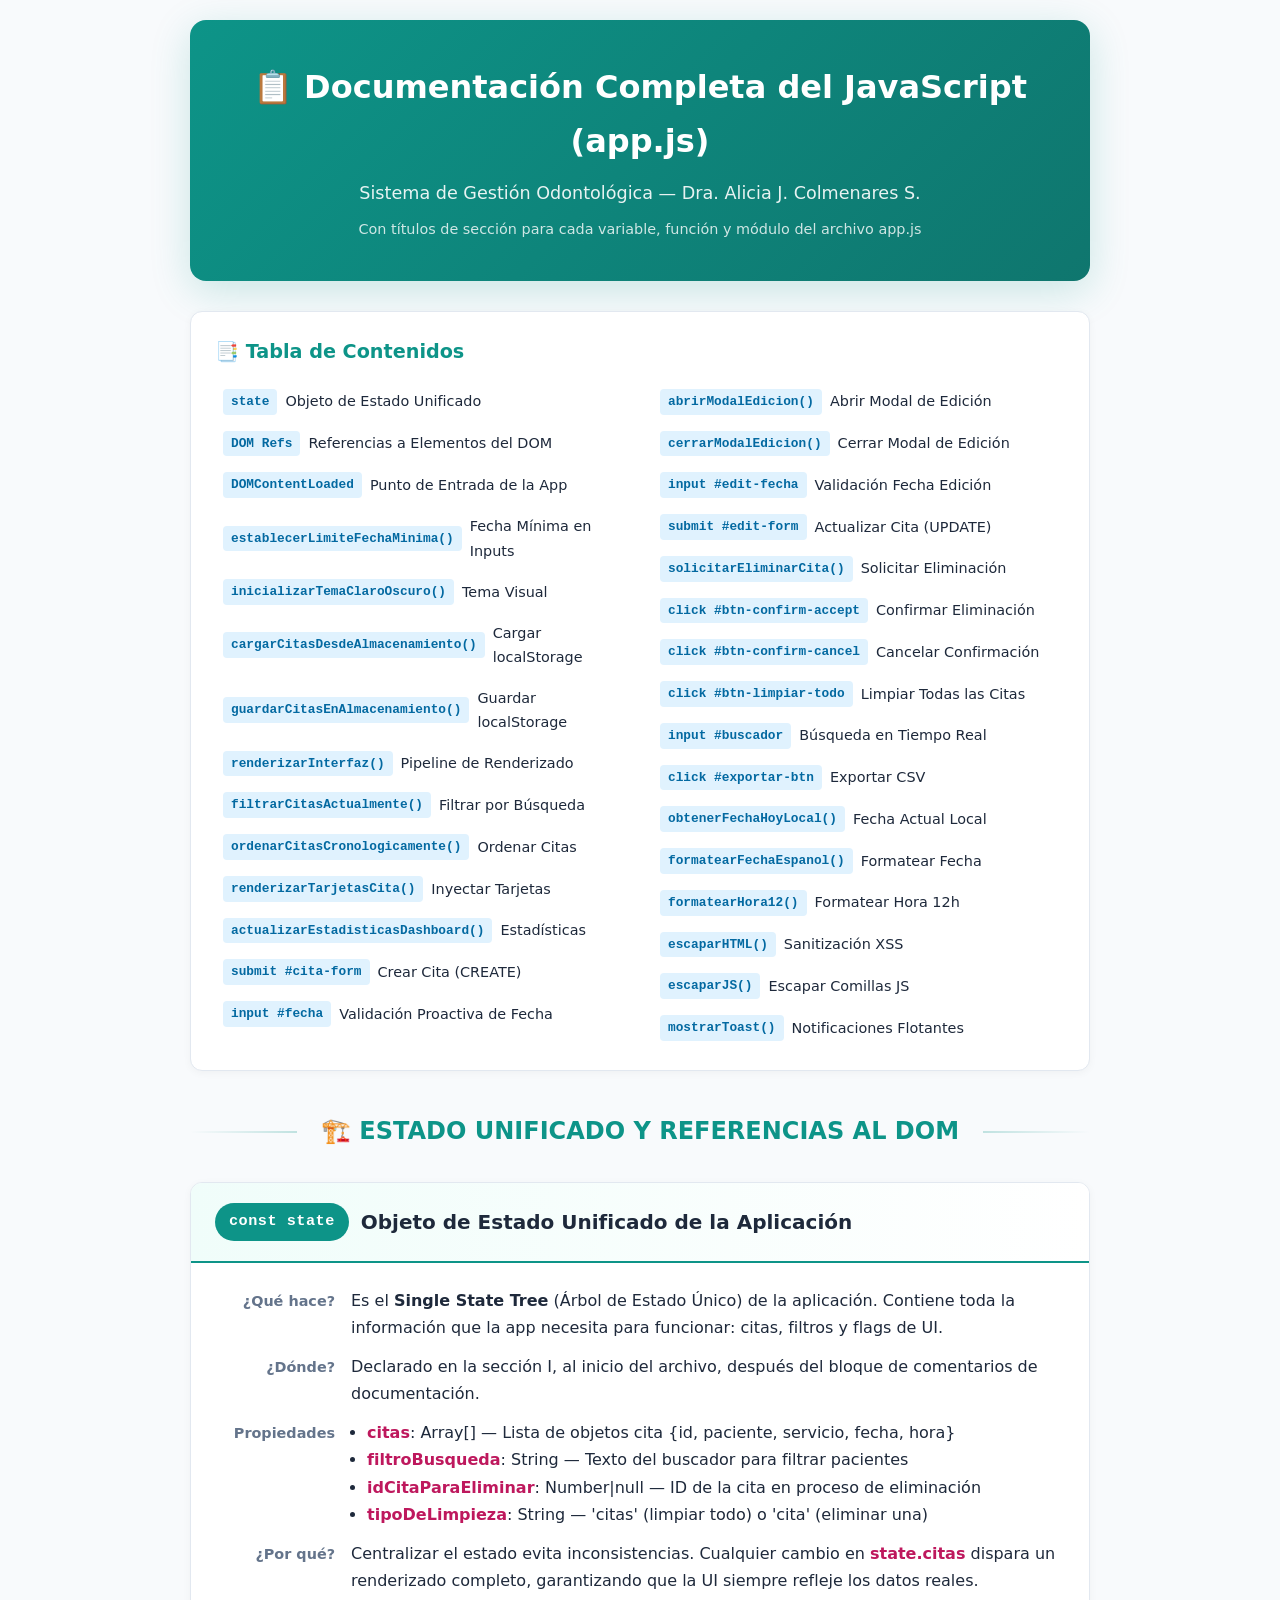
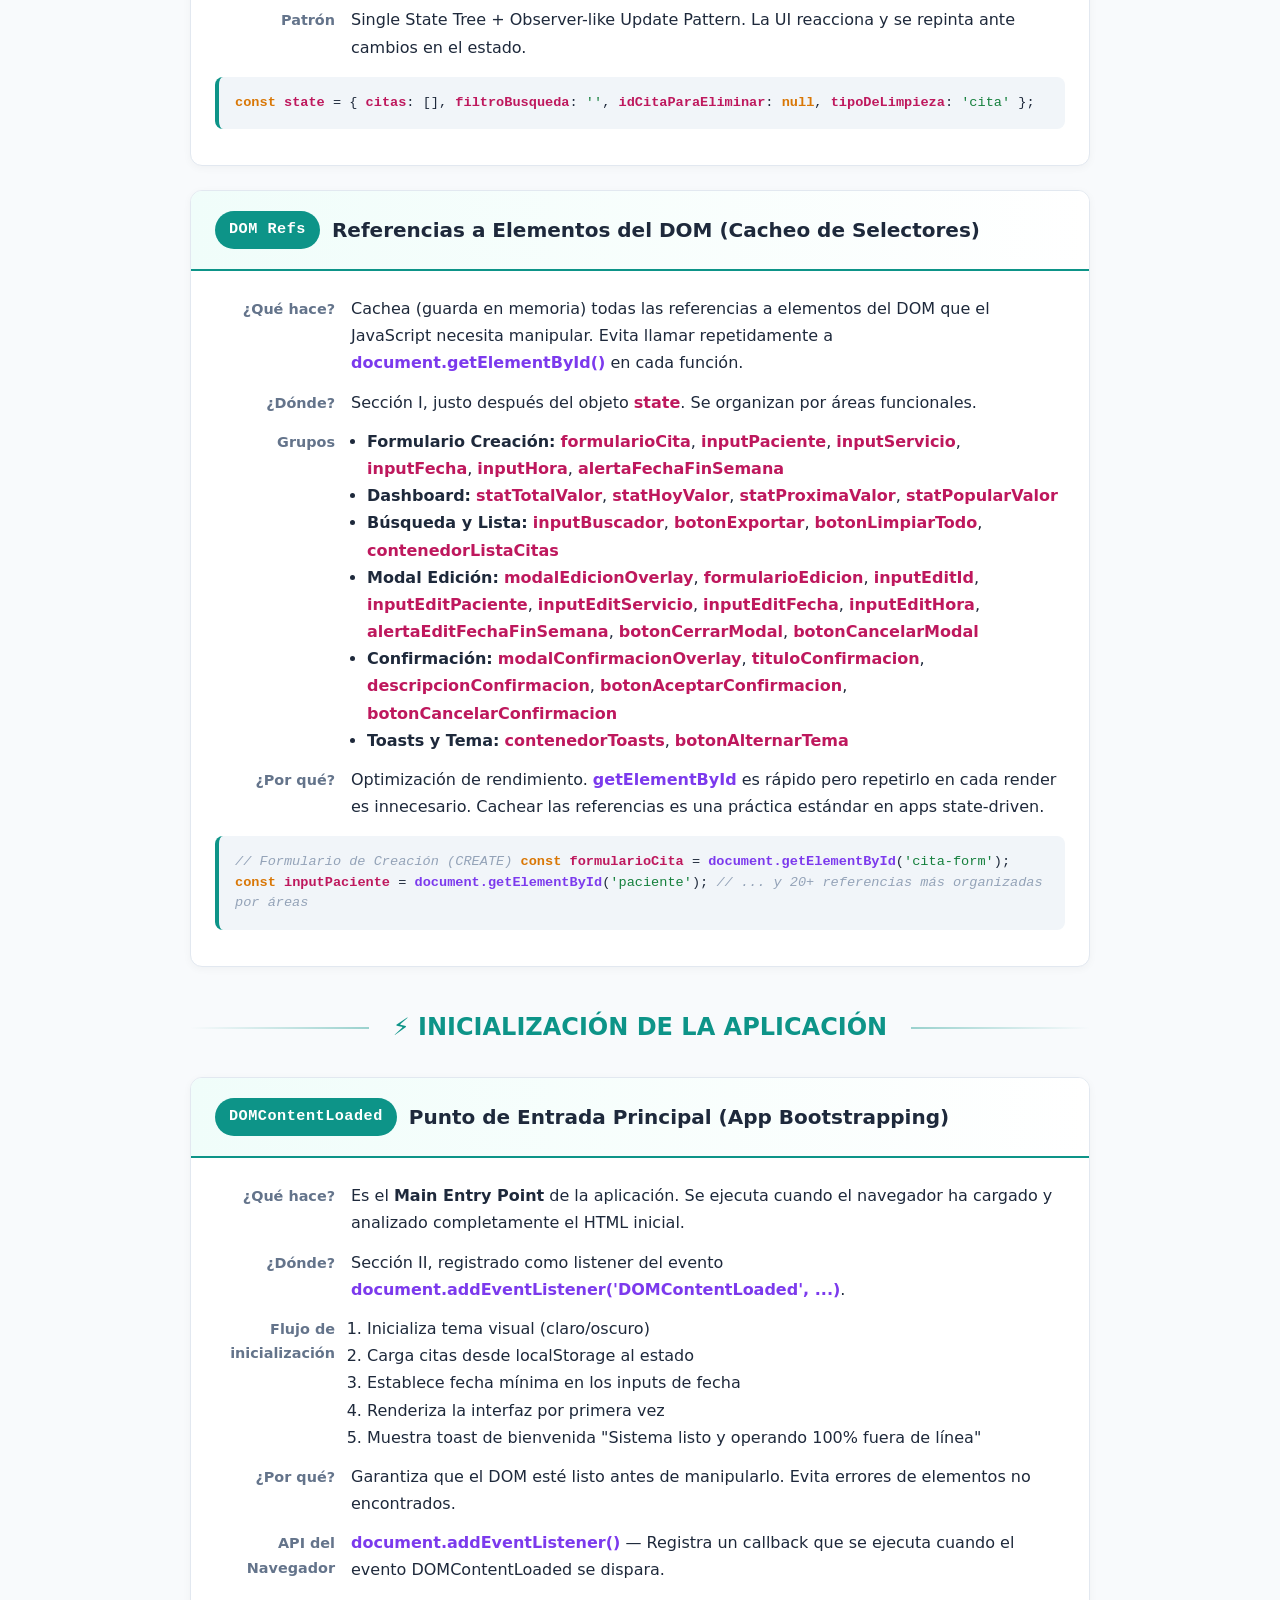
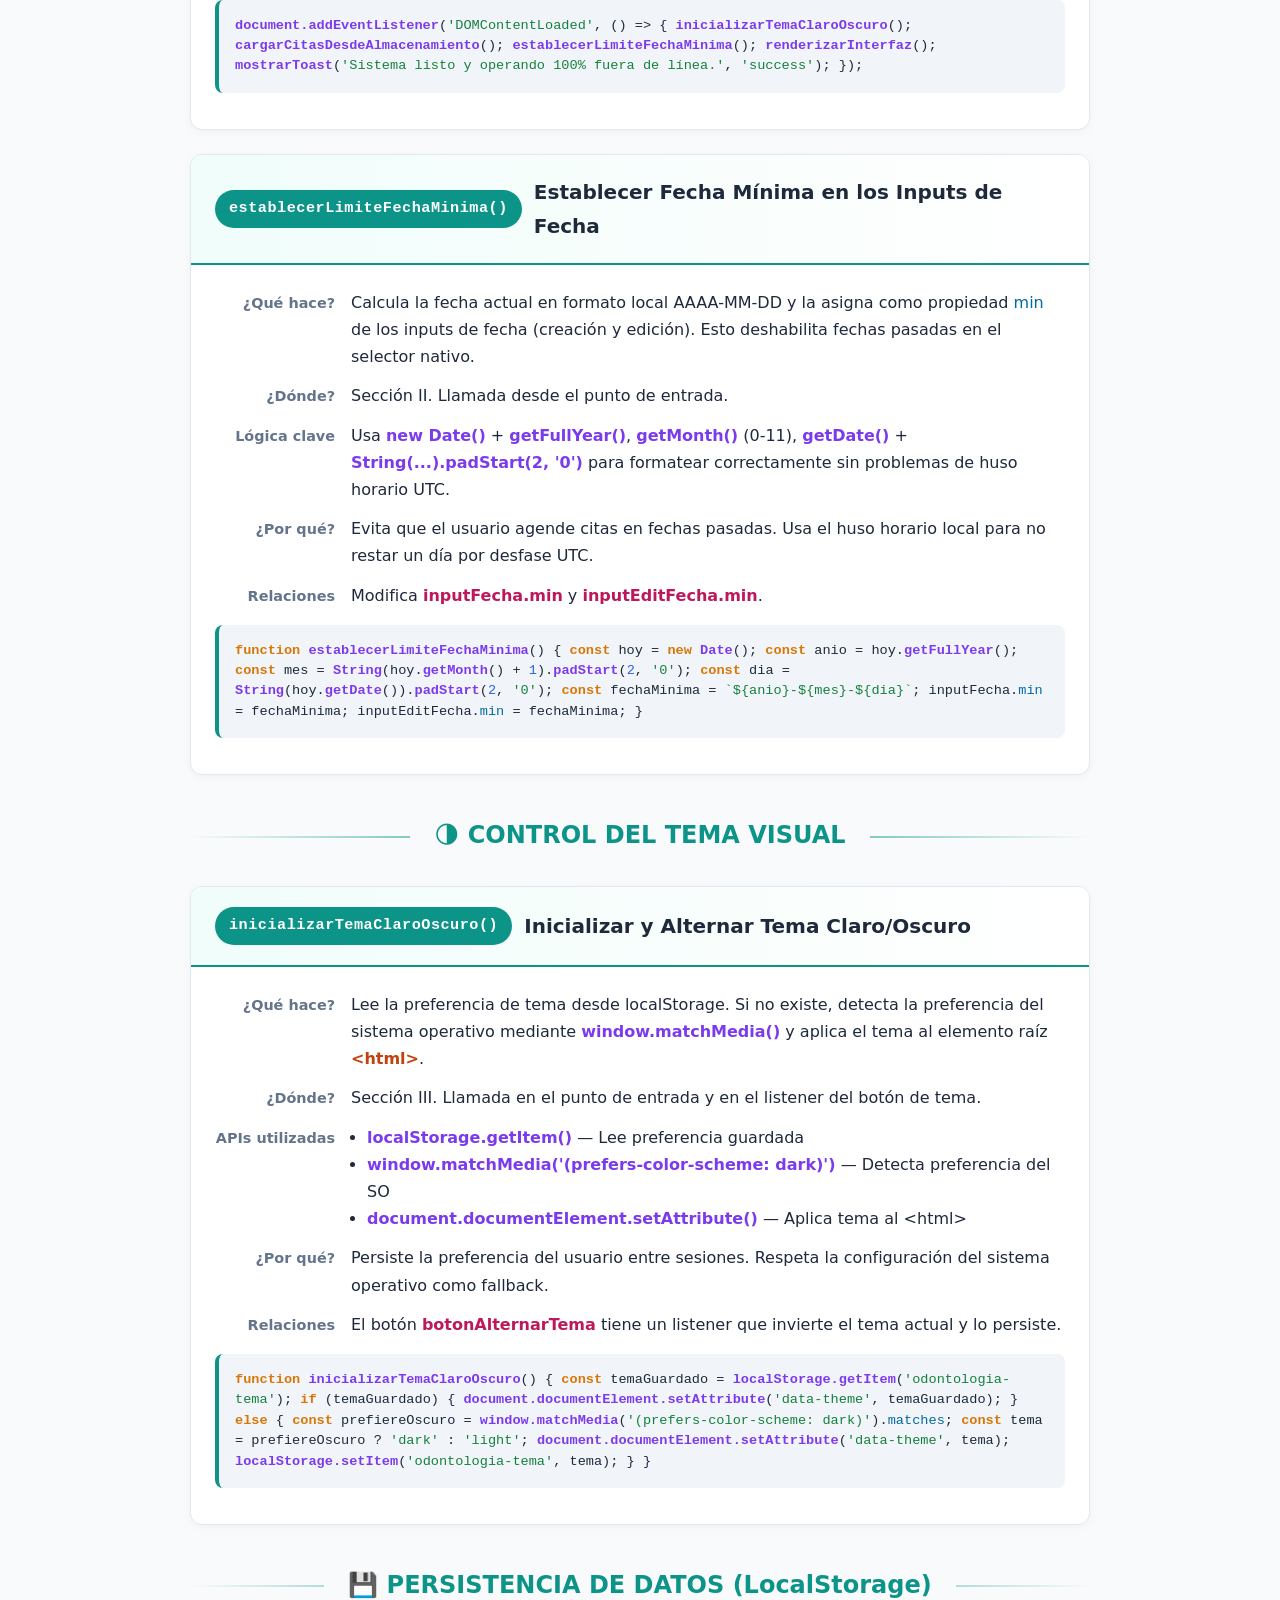
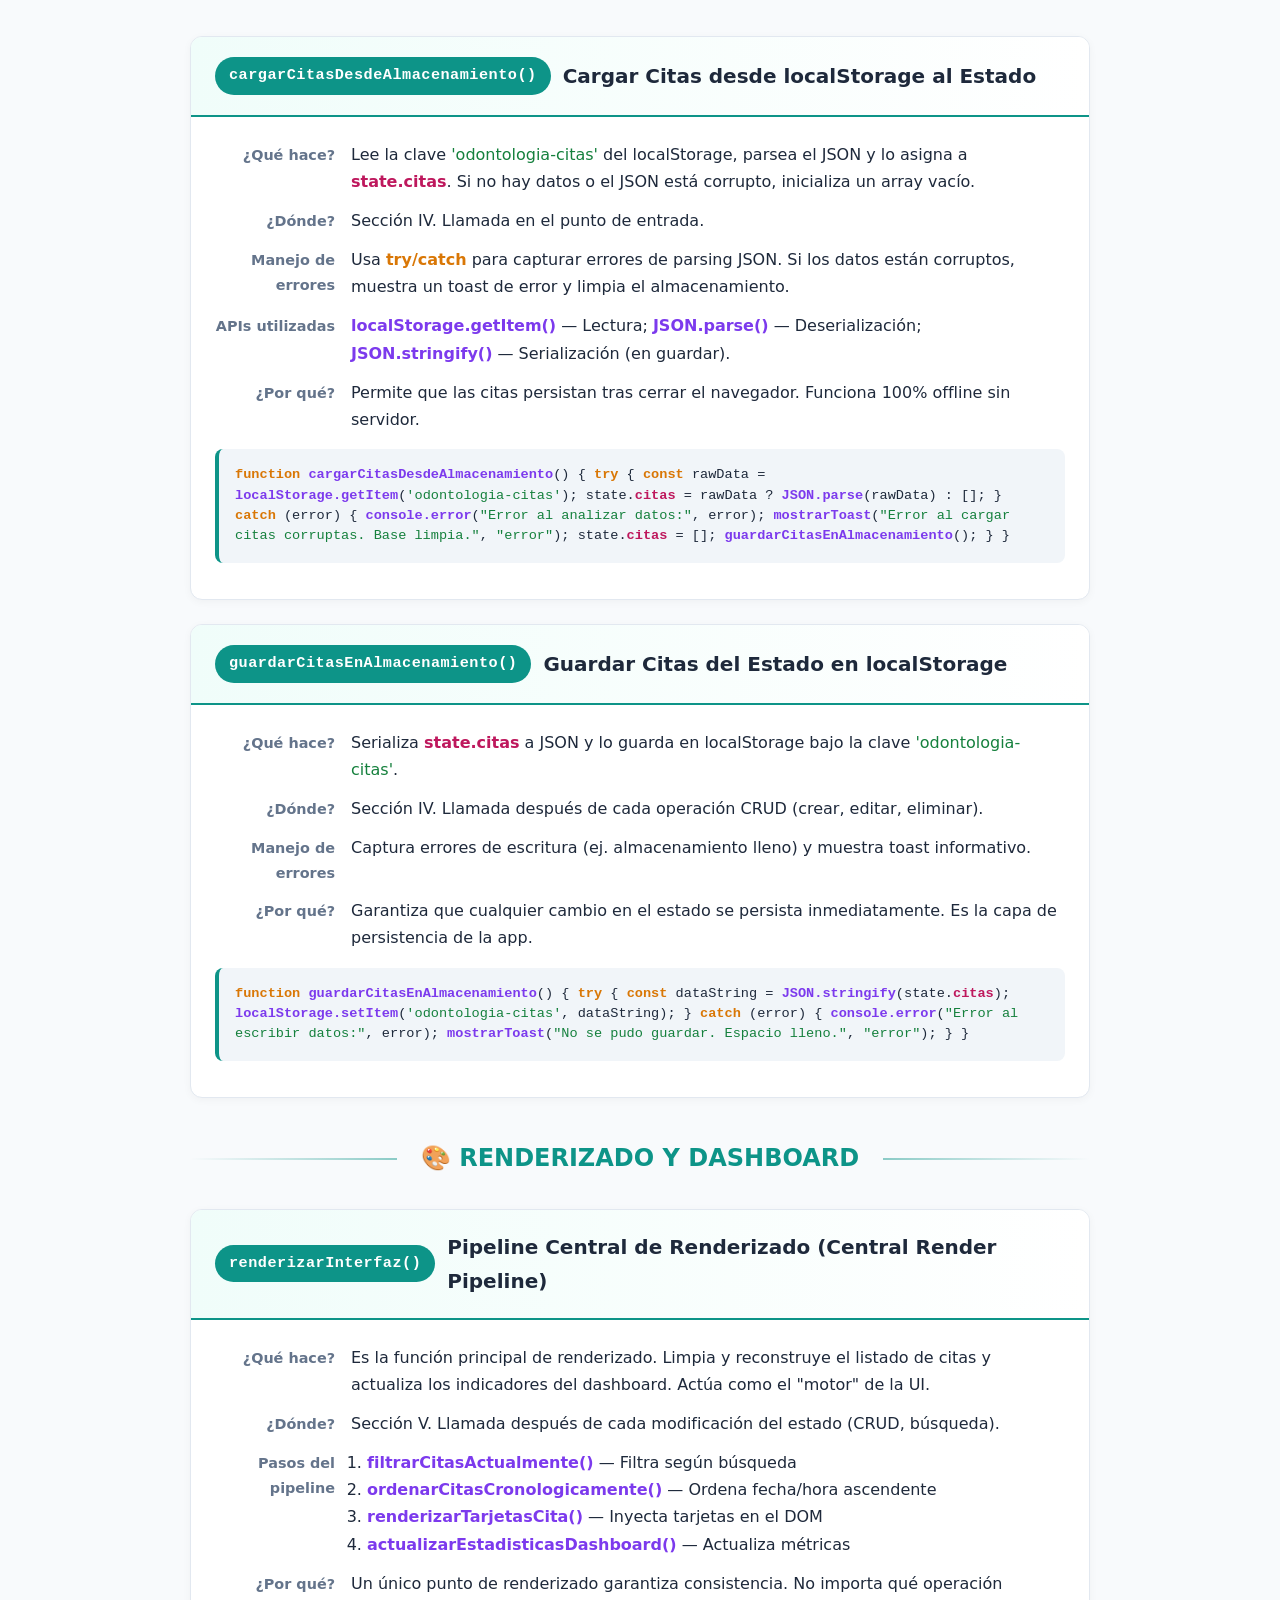
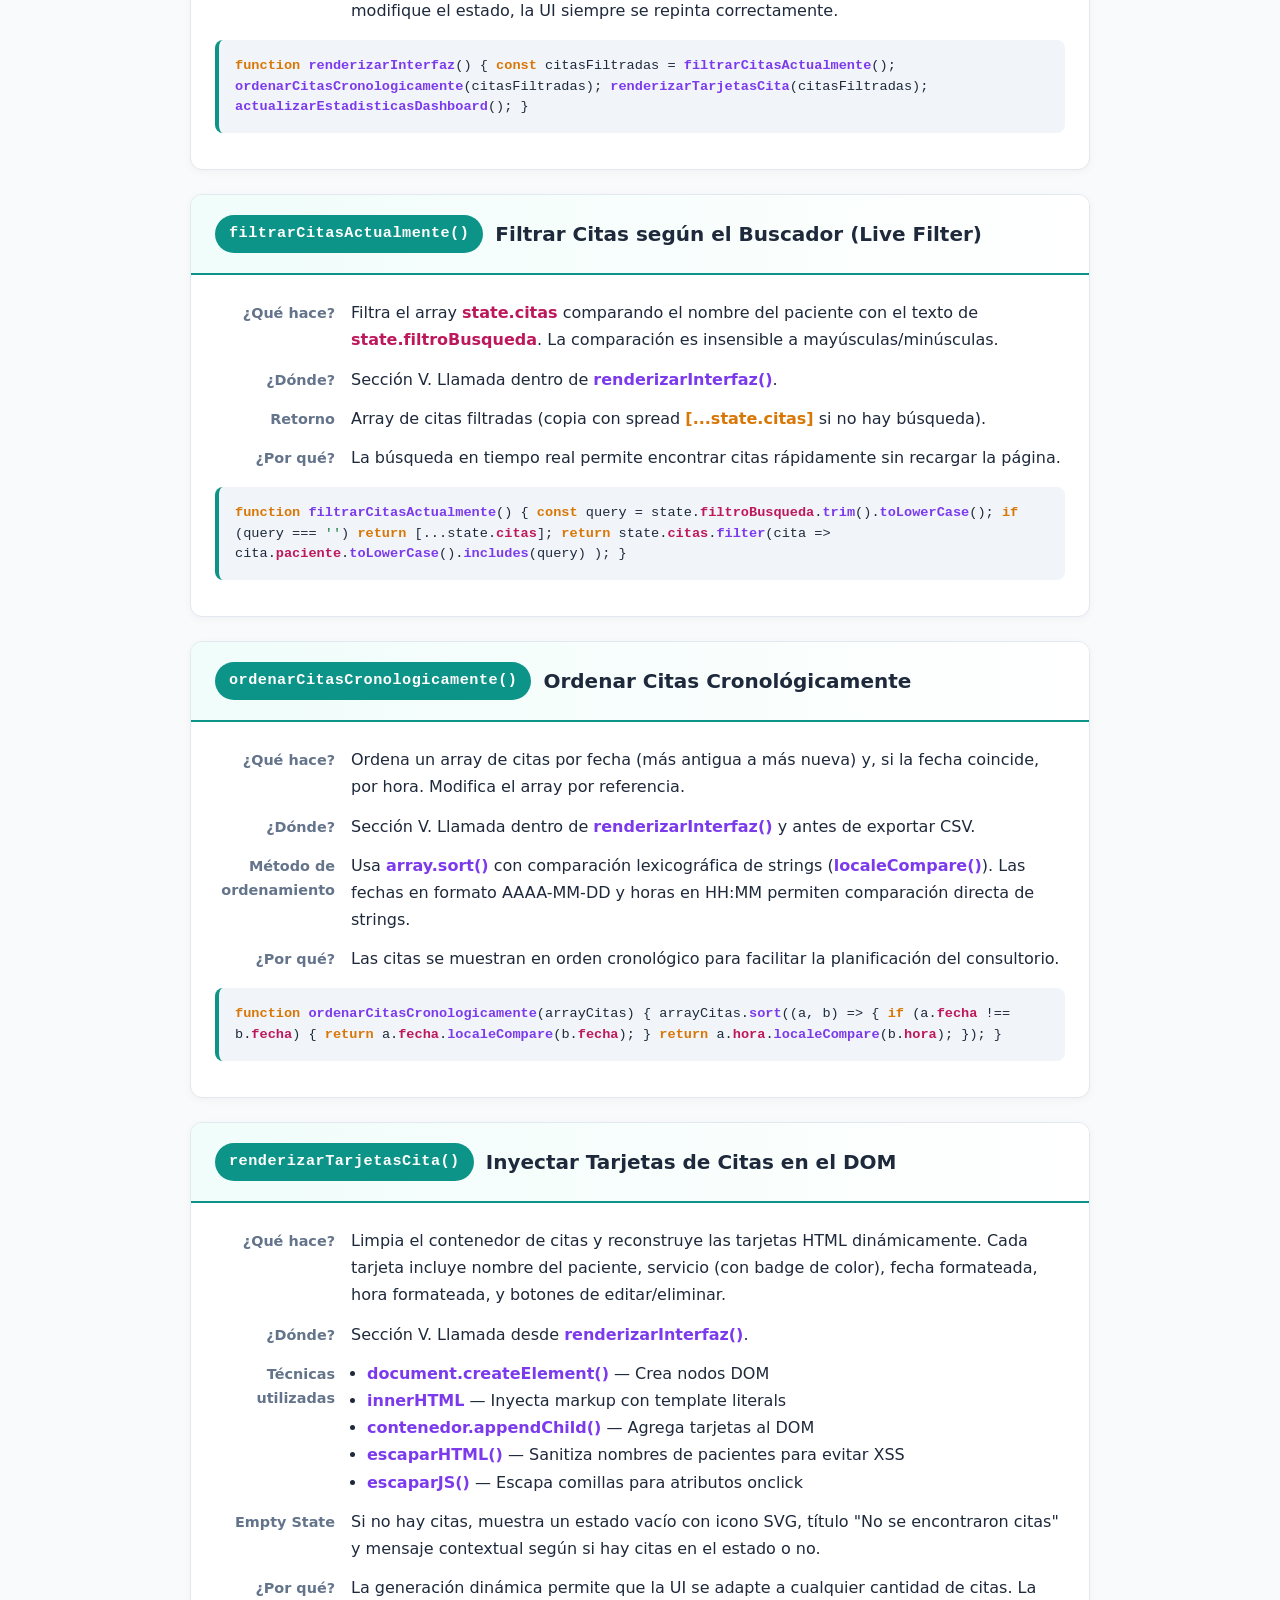
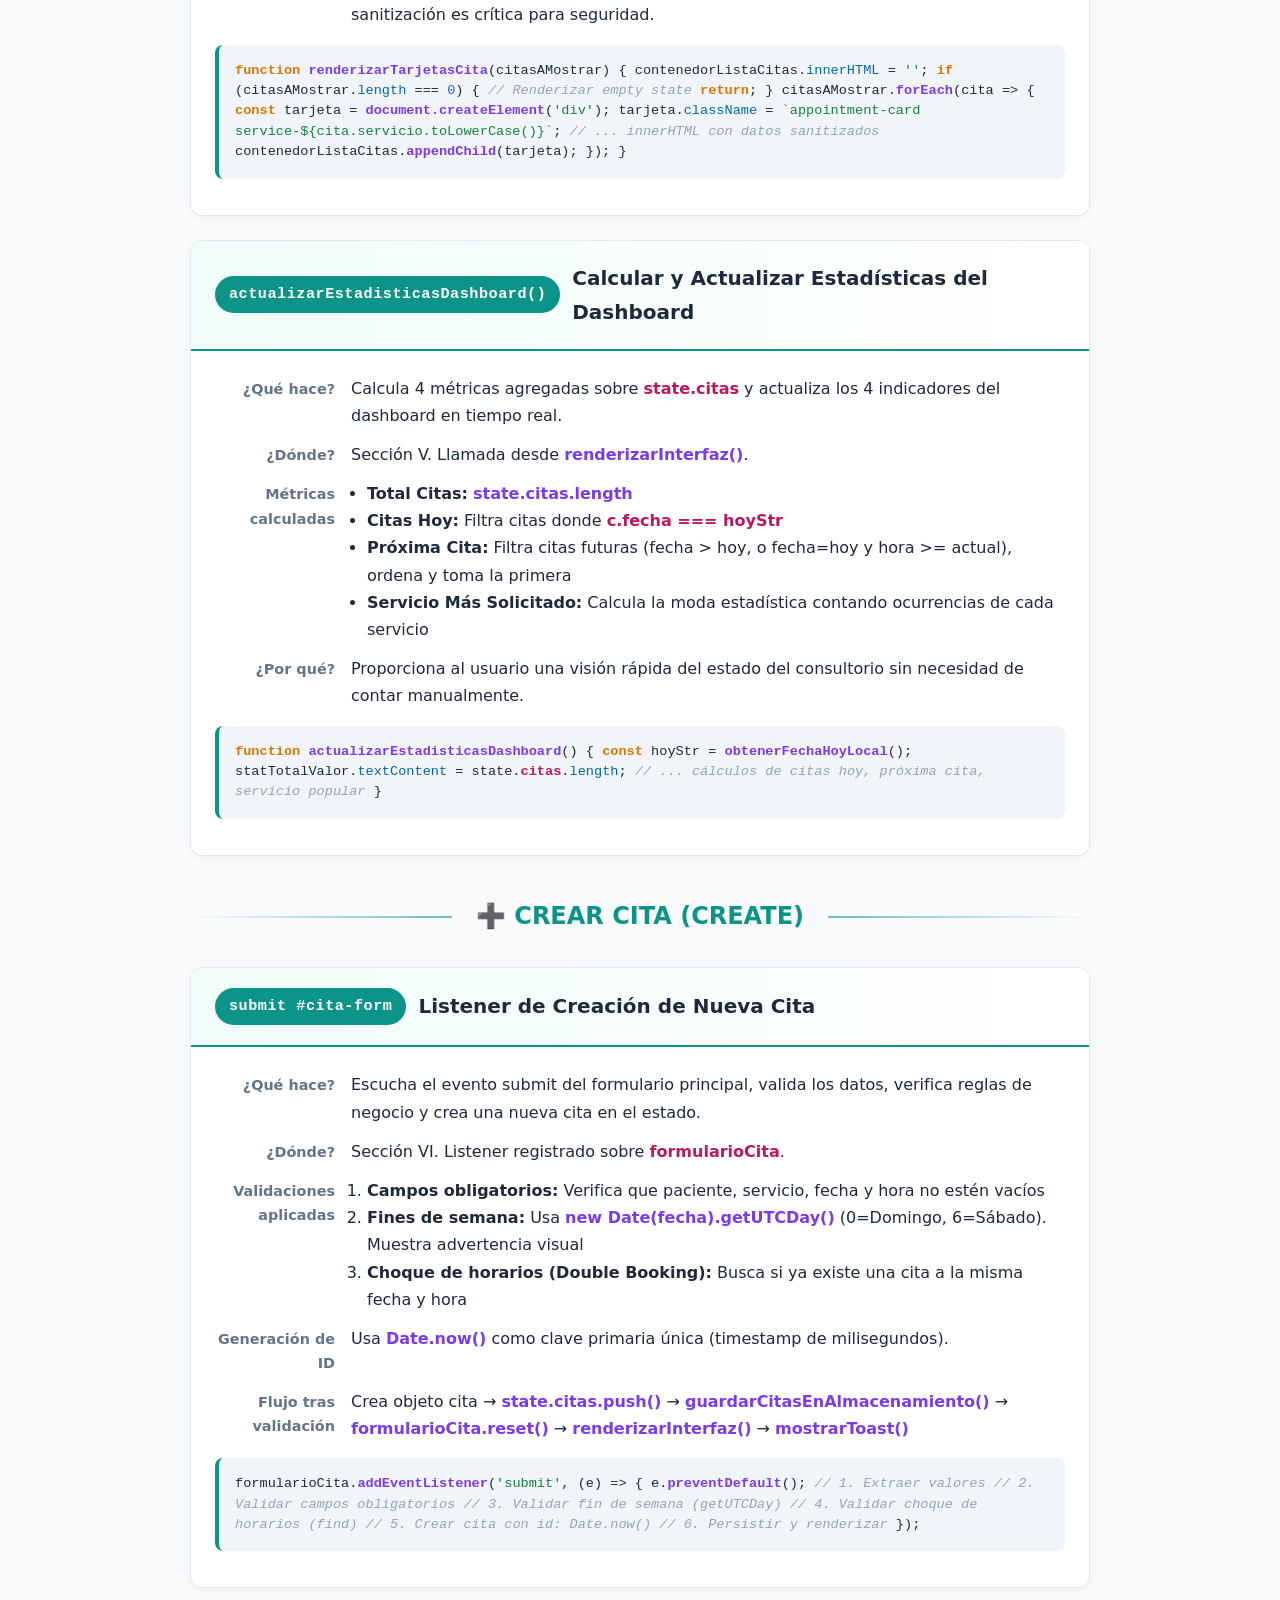
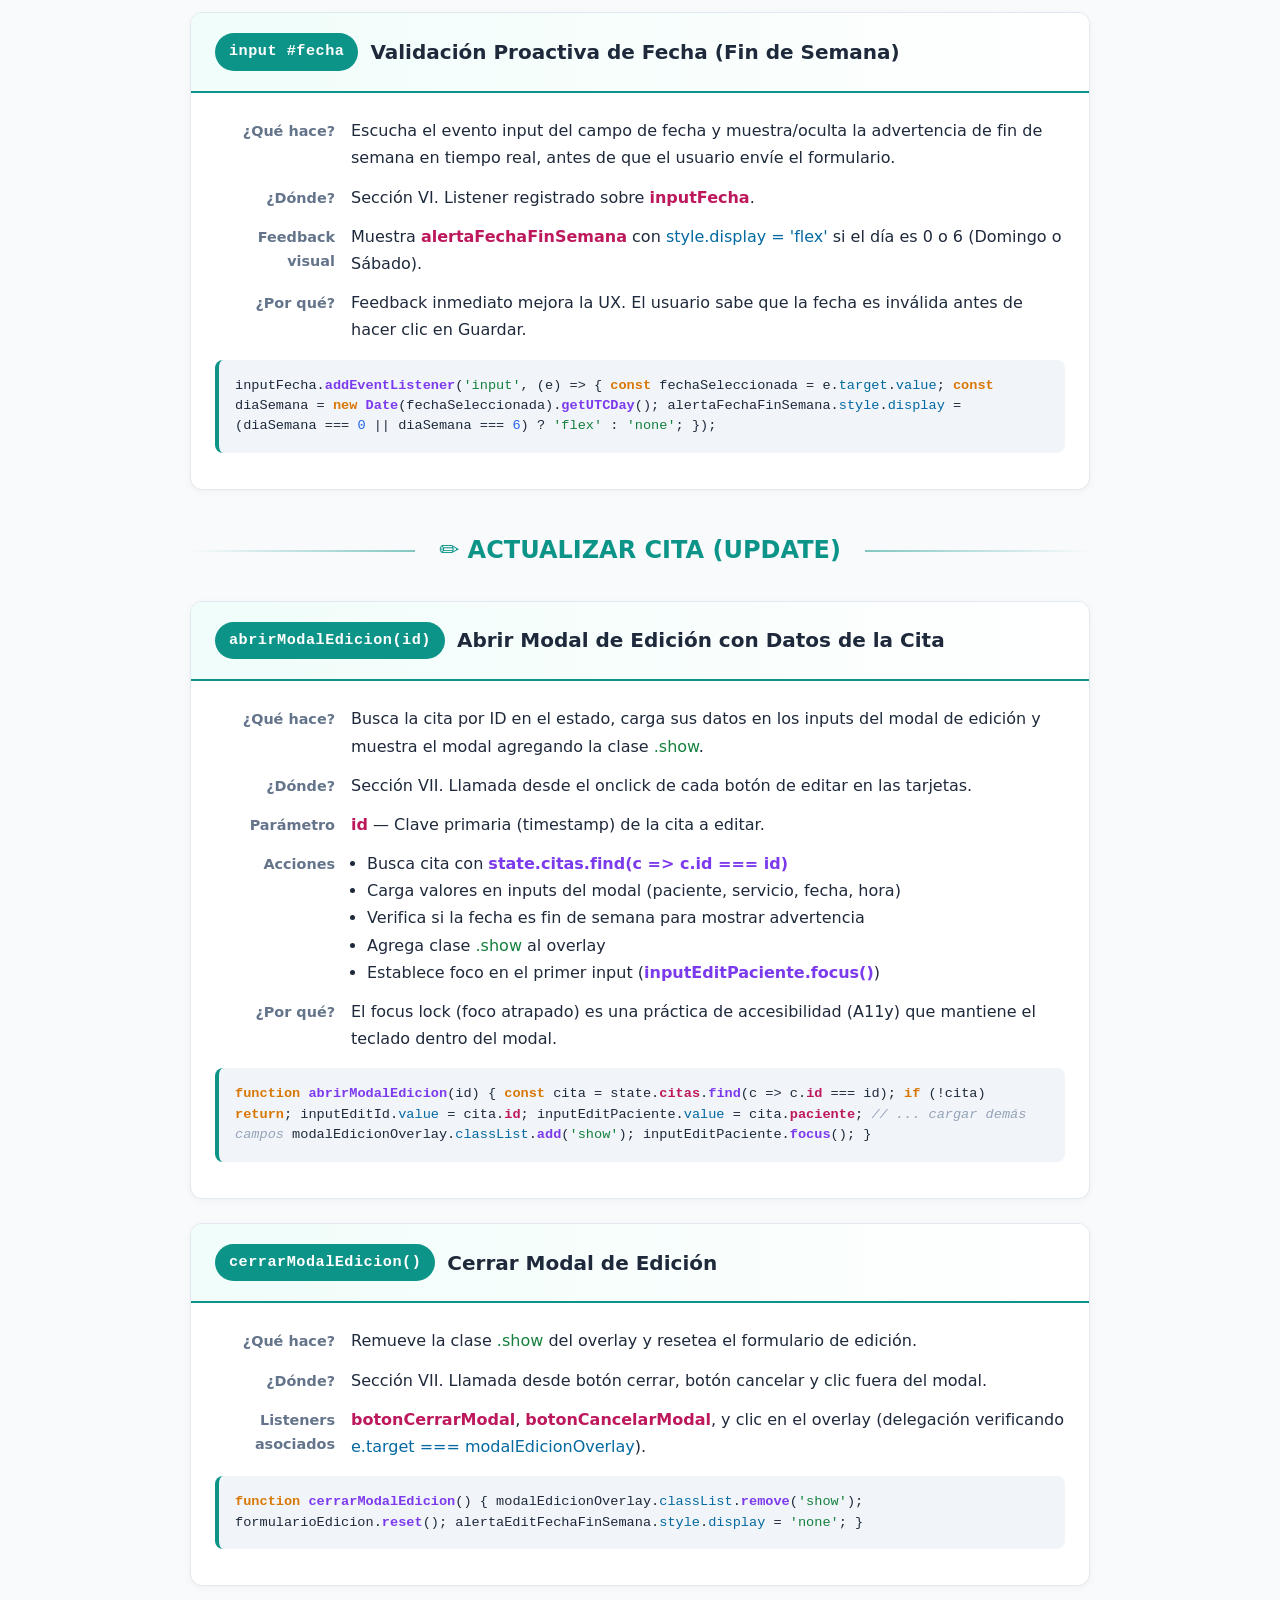
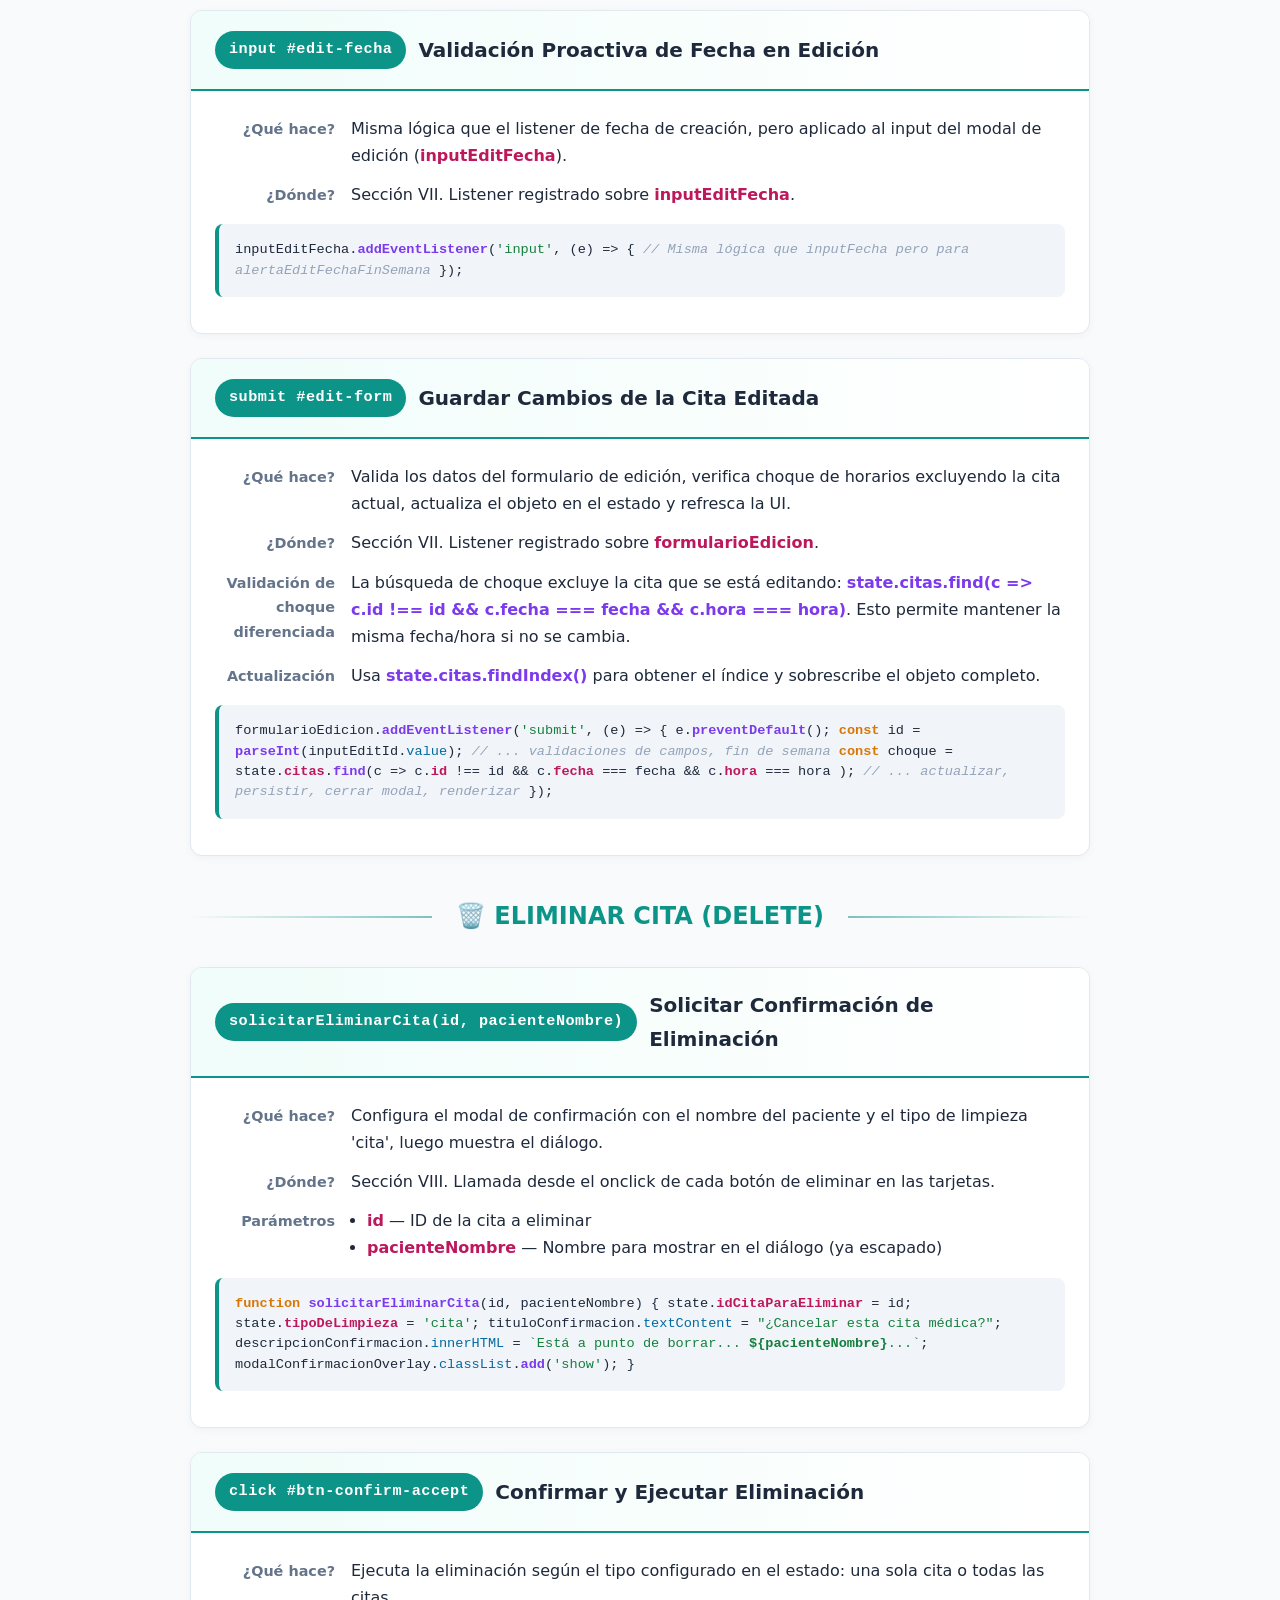
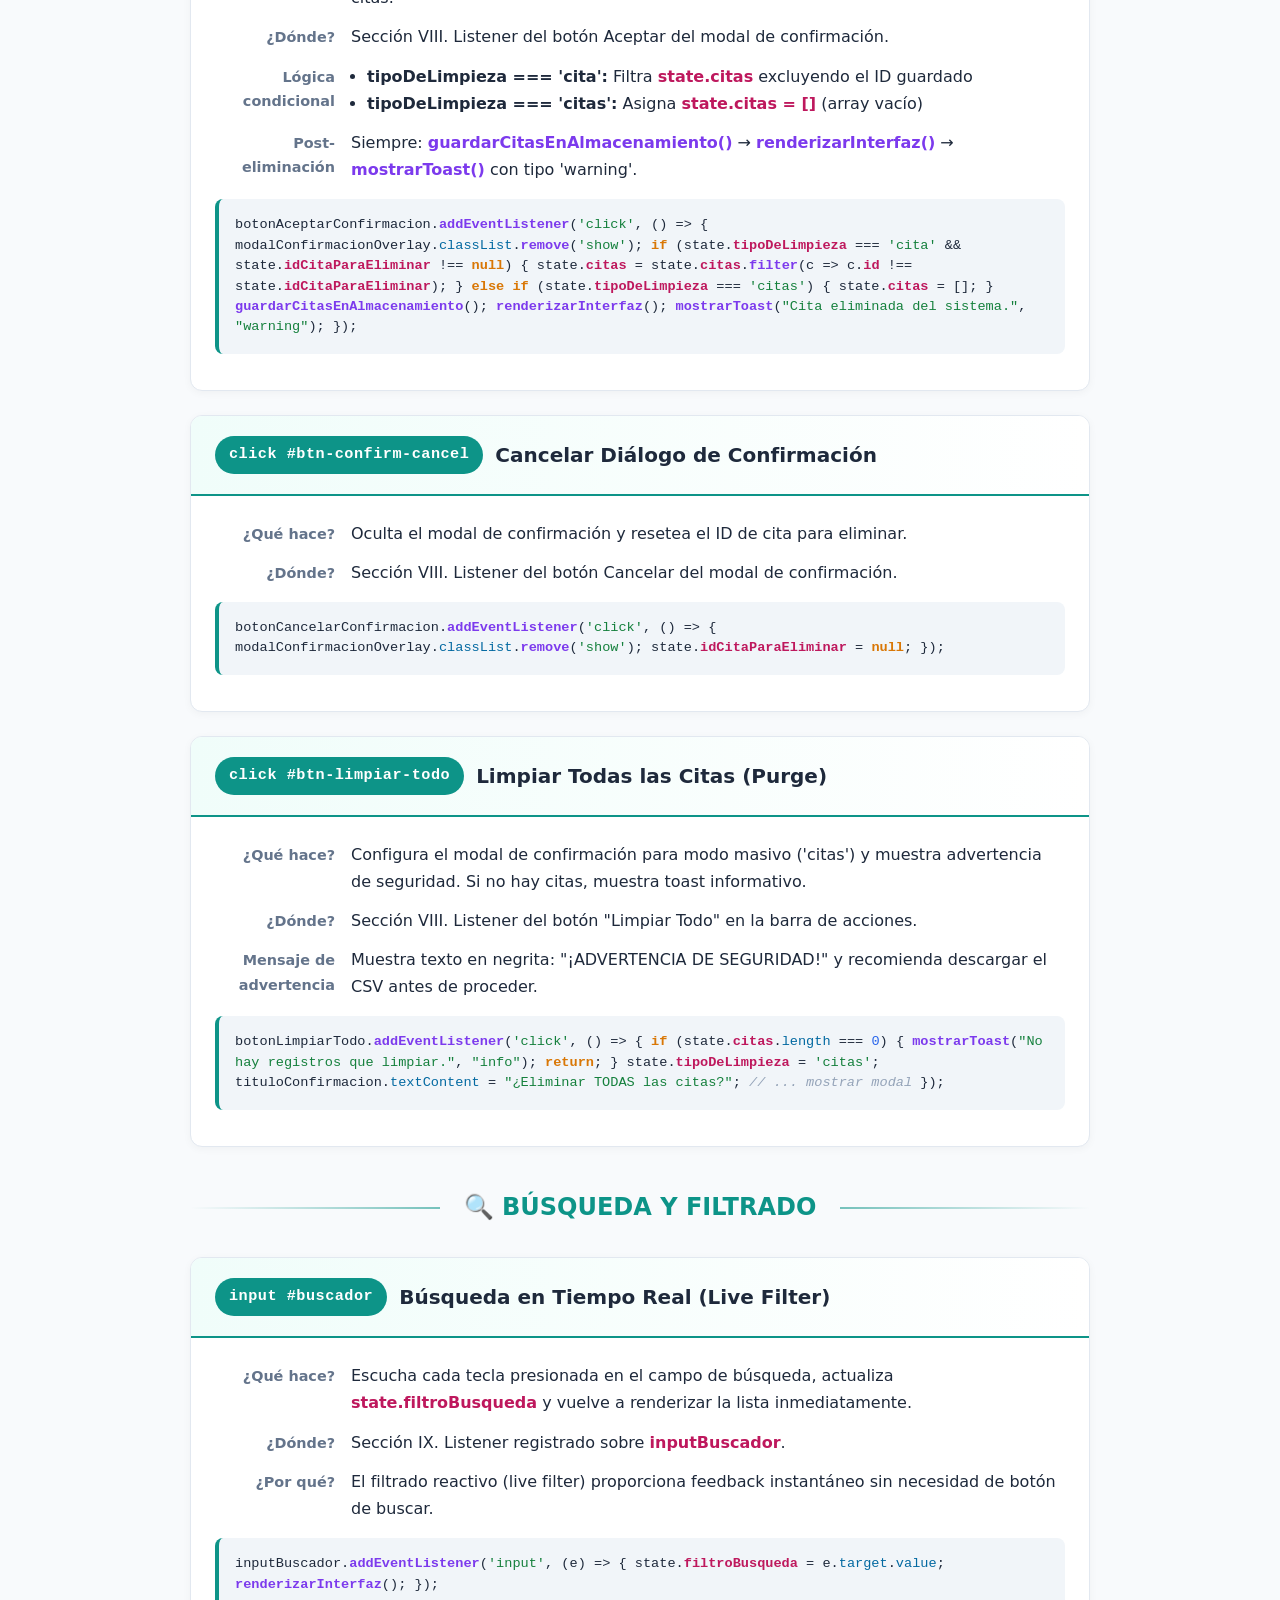
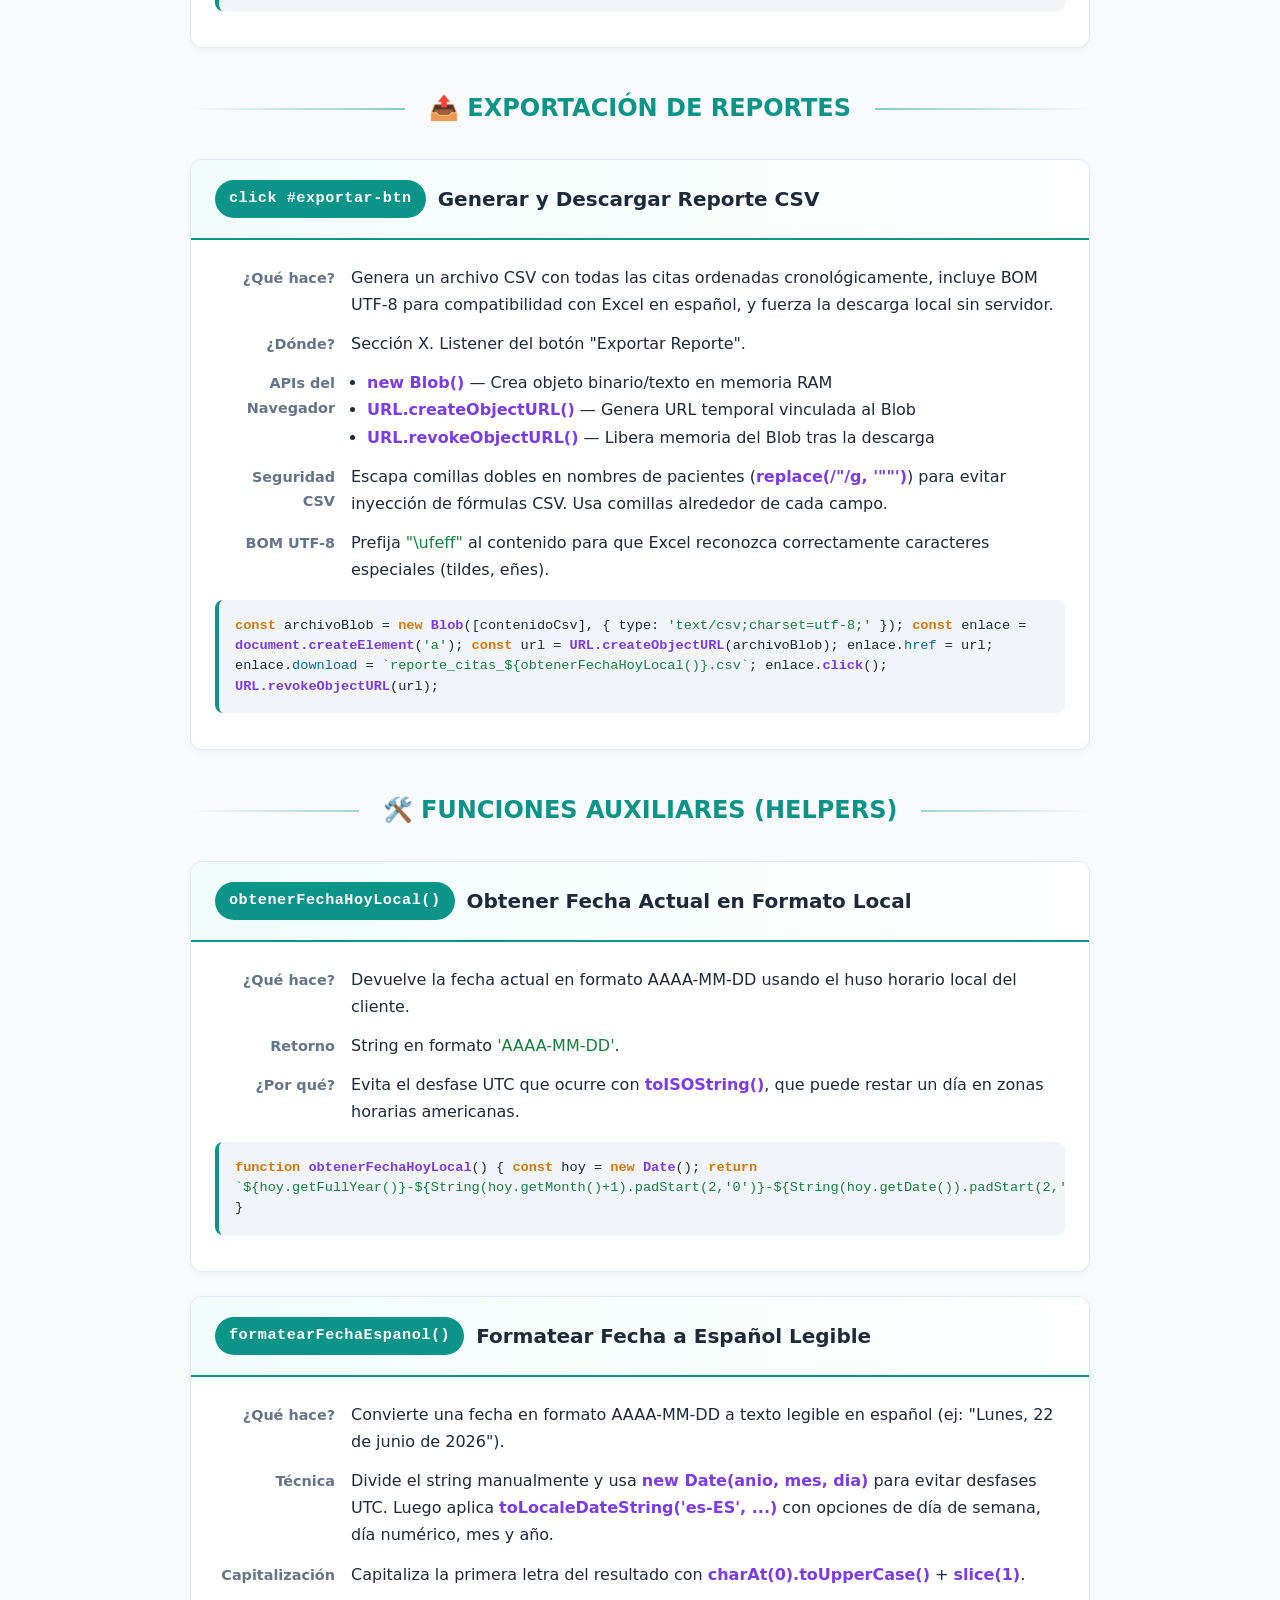
<file: Documentacion_JS_appjs_Con_Titulos.html>
<!DOCTYPE html>
<html lang="es">
<head>
    <meta charset="UTF-8">
    <meta name="viewport" content="width=device-width, initial-scale=1.0">
    <meta name="description" content="Documentación completa del JavaScript (app.js) del Sistema de Gestión Odontológica - Dra. Alicia J. Colmenares S.">
    <meta name="author" content="Ivor Alexander Guzmán Z.">
    <title>Documentación JavaScript (app.js) - Sistema de Gestión Odontológica</title>
    <style>
        :root {
            --primary: #0d9488;
            --primary-dark: #0f766e;
            --bg: #f8fafc;
            --card-bg: #ffffff;
            --text: #1e293b;
            --text-muted: #64748b;
            --border: #e2e8f0;
            --code-bg: #f1f5f9;
            --tag-color: #c2410c;
            --attr-color: #0369a1;
            --value-color: #15803d;
            --func-color: #7c3aed;
            --var-color: #be185d;
            --comment-color: #94a3b8;
        }

        * { margin: 0; padding: 0; box-sizing: border-box; }

        body {
            font-family: 'Segoe UI', system-ui, -apple-system, sans-serif;
            background: var(--bg);
            color: var(--text);
            line-height: 1.7;
            padding: 20px;
        }

        .container {
            max-width: 900px;
            margin: 0 auto;
        }

        .header-doc {
            text-align: center;
            padding: 40px 20px;
            background: linear-gradient(135deg, var(--primary) 0%, var(--primary-dark) 100%);
            color: white;
            border-radius: 16px;
            margin-bottom: 30px;
            box-shadow: 0 10px 40px rgba(13, 148, 136, 0.2);
        }

        .header-doc h1 {
            font-size: 2rem;
            margin-bottom: 10px;
        }

        .header-doc p {
            opacity: 0.9;
            font-size: 1.1rem;
        }

        .section-card {
            background: var(--card-bg);
            border-radius: 12px;
            border: 1px solid var(--border);
            margin-bottom: 24px;
            overflow: hidden;
            box-shadow: 0 2px 8px rgba(0,0,0,0.04);
            transition: transform 0.2s, box-shadow 0.2s;
        }

        .section-card:hover {
            transform: translateY(-2px);
            box-shadow: 0 8px 24px rgba(0,0,0,0.08);
        }

        .section-header {
            background: linear-gradient(90deg, #f0fdfa 0%, #ffffff 100%);
            padding: 20px 24px;
            border-bottom: 2px solid var(--primary);
            display: flex;
            align-items: center;
            gap: 12px;
        }

        .tag-badge {
            background: var(--primary);
            color: white;
            padding: 6px 14px;
            border-radius: 20px;
            font-family: 'Courier New', monospace;
            font-size: 0.95rem;
            font-weight: 700;
            letter-spacing: 0.5px;
            white-space: nowrap;
        }

        .section-title {
            font-size: 1.25rem;
            font-weight: 700;
            color: var(--text);
        }

        .section-body {
            padding: 24px;
        }

        .info-grid {
            display: grid;
            grid-template-columns: 120px 1fr;
            gap: 12px 16px;
            margin-bottom: 16px;
        }

        .info-label {
            font-weight: 600;
            color: var(--text-muted);
            font-size: 0.9rem;
            text-align: right;
            padding-top: 2px;
        }

        .info-value {
            color: var(--text);
        }

        .code-block {
            background: var(--code-bg);
            border-radius: 8px;
            padding: 16px;
            font-family: 'Courier New', monospace;
            font-size: 0.85rem;
            overflow-x: auto;
            border-left: 4px solid var(--primary);
            margin: 12px 0;
            line-height: 1.5;
        }

        .tag-name { color: var(--tag-color); font-weight: bold; }
        .attr-name { color: var(--attr-color); }
        .attr-value { color: var(--value-color); }
        .func-name { color: var(--func-color); font-weight: bold; }
        .var-name { color: var(--var-color); font-weight: bold; }
        .comment { color: var(--comment-color); font-style: italic; }
        .keyword { color: #d97706; font-weight: bold; }
        .string { color: var(--value-color); }
        .number { color: #2563eb; }

        .highlight-box {
            background: #fef3c7;
            border-left: 4px solid #f59e0b;
            padding: 12px 16px;
            border-radius: 0 8px 8px 0;
            margin: 12px 0;
            font-size: 0.95rem;
        }

        .category-divider {
            text-align: center;
            margin: 40px 0 30px;
            position: relative;
        }

        .category-divider::before {
            content: '';
            position: absolute;
            top: 50%;
            left: 0;
            right: 0;
            height: 2px;
            background: linear-gradient(90deg, transparent, var(--primary), transparent);
        }

        .category-divider h2 {
            display: inline-block;
            background: var(--bg);
            padding: 0 24px;
            position: relative;
            color: var(--primary);
            font-size: 1.5rem;
            font-weight: 800;
        }

        .toc {
            background: var(--card-bg);
            border-radius: 12px;
            border: 1px solid var(--border);
            padding: 24px;
            margin-bottom: 30px;
            box-shadow: 0 2px 8px rgba(0,0,0,0.04);
        }

        .toc h2 {
            font-size: 1.2rem;
            margin-bottom: 16px;
            color: var(--primary);
        }

        .toc ul {
            list-style: none;
            columns: 2;
            column-gap: 24px;
        }

        .toc li {
            margin-bottom: 8px;
            break-inside: avoid;
        }

        .toc a {
            color: var(--text);
            text-decoration: none;
            font-size: 0.9rem;
            display: flex;
            align-items: center;
            gap: 8px;
            padding: 4px 8px;
            border-radius: 6px;
            transition: background 0.2s;
        }

        .toc a:hover {
            background: #f0fdfa;
            color: var(--primary);
        }

        .toc .tag-mini {
            font-family: monospace;
            background: #e0f2fe;
            color: var(--attr-color);
            padding: 2px 8px;
            border-radius: 4px;
            font-size: 0.8rem;
            font-weight: 600;
        }

        .signature {
            color: var(--func-color);
            font-family: 'Courier New', monospace;
            font-size: 0.9rem;
            background: #faf5ff;
            padding: 8px 12px;
            border-radius: 6px;
            display: inline-block;
            margin-bottom: 12px;
            border: 1px solid #e9d5ff;
        }

        @media (max-width: 768px) {
            .toc ul { columns: 1; }
            .info-grid { grid-template-columns: 1fr; gap: 4px; }
            .info-label { text-align: left; }
            .section-header { flex-direction: column; align-items: flex-start; }
        }
    </style>
</head>
<body>
    <div class="container">
        <div class="header-doc">
            <h1>📋 Documentación Completa del JavaScript (app.js)</h1>
            <p>Sistema de Gestión Odontológica — Dra. Alicia J. Colmenares S.</p>
            <p style="font-size: 0.9rem; margin-top: 8px; opacity: 0.8;">Con títulos de sección para cada variable, función y módulo del archivo app.js</p>
        </div>

        <div class="toc">
            <h2>📑 Tabla de Contenidos</h2>
            <ul>
                <li><a href="#state"><span class="tag-mini">state</span> Objeto de Estado Unificado</a></li>
                <li><a href="#dom-refs"><span class="tag-mini">DOM Refs</span> Referencias a Elementos del DOM</a></li>
                <li><a href="#init"><span class="tag-mini">DOMContentLoaded</span> Punto de Entrada de la App</a></li>
                <li><a href="#establecer-limite"><span class="tag-mini">establecerLimiteFechaMinima()</span> Fecha Mínima en Inputs</a></li>
                <li><a href="#tema"><span class="tag-mini">inicializarTemaClaroOscuro()</span> Tema Visual</a></li>
                <li><a href="#cargar-citas"><span class="tag-mini">cargarCitasDesdeAlmacenamiento()</span> Cargar localStorage</a></li>
                <li><a href="#guardar-citas"><span class="tag-mini">guardarCitasEnAlmacenamiento()</span> Guardar localStorage</a></li>
                <li><a href="#renderizar"><span class="tag-mini">renderizarInterfaz()</span> Pipeline de Renderizado</a></li>
                <li><a href="#filtrar"><span class="tag-mini">filtrarCitasActualmente()</span> Filtrar por Búsqueda</a></li>
                <li><a href="#ordenar"><span class="tag-mini">ordenarCitasCronologicamente()</span> Ordenar Citas</a></li>
                <li><a href="#render-tarjetas"><span class="tag-mini">renderizarTarjetasCita()</span> Inyectar Tarjetas</a></li>
                <li><a href="#estadisticas"><span class="tag-mini">actualizarEstadisticasDashboard()</span> Estadísticas</a></li>
                <li><a href="#create"><span class="tag-mini">submit #cita-form</span> Crear Cita (CREATE)</a></li>
                <li><a href="#input-fecha-listener"><span class="tag-mini">input #fecha</span> Validación Proactiva de Fecha</a></li>
                <li><a href="#abrir-modal"><span class="tag-mini">abrirModalEdicion()</span> Abrir Modal de Edición</a></li>
                <li><a href="#cerrar-modal"><span class="tag-mini">cerrarModalEdicion()</span> Cerrar Modal de Edición</a></li>
                <li><a href="#edit-fecha-listener"><span class="tag-mini">input #edit-fecha</span> Validación Fecha Edición</a></li>
                <li><a href="#update"><span class="tag-mini">submit #edit-form</span> Actualizar Cita (UPDATE)</a></li>
                <li><a href="#solicitar-eliminar"><span class="tag-mini">solicitarEliminarCita()</span> Solicitar Eliminación</a></li>
                <li><a href="#confirmar-eliminar"><span class="tag-mini">click #btn-confirm-accept</span> Confirmar Eliminación</a></li>
                <li><a href="#cancelar-confirm"><span class="tag-mini">click #btn-confirm-cancel</span> Cancelar Confirmación</a></li>
                <li><a href="#limpiar-todo"><span class="tag-mini">click #btn-limpiar-todo</span> Limpiar Todas las Citas</a></li>
                <li><a href="#buscar"><span class="tag-mini">input #buscador</span> Búsqueda en Tiempo Real</a></li>
                <li><a href="#exportar"><span class="tag-mini">click #exportar-btn</span> Exportar CSV</a></li>
                <li><a href="#fecha-hoy"><span class="tag-mini">obtenerFechaHoyLocal()</span> Fecha Actual Local</a></li>
                <li><a href="#formatear-fecha"><span class="tag-mini">formatearFechaEspanol()</span> Formatear Fecha</a></li>
                <li><a href="#formatear-hora"><span class="tag-mini">formatearHora12()</span> Formatear Hora 12h</a></li>
                <li><a href="#escapar-html"><span class="tag-mini">escaparHTML()</span> Sanitización XSS</a></li>
                <li><a href="#escapar-js"><span class="tag-mini">escaparJS()</span> Escapar Comillas JS</a></li>
                <li><a href="#toast"><span class="tag-mini">mostrarToast()</span> Notificaciones Flotantes</a></li>
            </ul>
        </div>

        <!-- ==================== CATEGORÍA 1: ESTADO Y DOM ==================== -->
        <div class="category-divider"><h2>🏗️ ESTADO UNIFICADO Y REFERENCIAS AL DOM</h2></div>

        <!-- STATE -->
        <div class="section-card" id="state">
            <div class="section-header">
                <span class="tag-badge">const state</span>
                <span class="section-title">Objeto de Estado Unificado de la Aplicación</span>
            </div>
            <div class="section-body">
                <div class="info-grid">
                    <div class="info-label">¿Qué hace?</div>
                    <div class="info-value">Es el <strong>Single State Tree</strong> (Árbol de Estado Único) de la aplicación. Contiene toda la información que la app necesita para funcionar: citas, filtros y flags de UI.</div>

                    <div class="info-label">¿Dónde?</div>
                    <div class="info-value">Declarado en la sección I, al inicio del archivo, después del bloque de comentarios de documentación.</div>

                    <div class="info-label">Propiedades</div>
                    <div class="info-value">
                        <ul style="margin-left: 16px;">
                            <li><span class="var-name">citas</span>: Array[] — Lista de objetos cita {id, paciente, servicio, fecha, hora}</li>
                            <li><span class="var-name">filtroBusqueda</span>: String — Texto del buscador para filtrar pacientes</li>
                            <li><span class="var-name">idCitaParaEliminar</span>: Number|null — ID de la cita en proceso de eliminación</li>
                            <li><span class="var-name">tipoDeLimpieza</span>: String — 'citas' (limpiar todo) o 'cita' (eliminar una)</li>
                        </ul>
                    </div>

                    <div class="info-label">¿Por qué?</div>
                    <div class="info-value">Centralizar el estado evita inconsistencias. Cualquier cambio en <span class="var-name">state.citas</span> dispara un renderizado completo, garantizando que la UI siempre refleje los datos reales.</div>

                    <div class="info-label">Patrón</div>
                    <div class="info-value">Single State Tree + Observer-like Update Pattern. La UI reacciona y se repinta ante cambios en el estado.</div>
                </div>
                <div class="code-block">
<span class="keyword">const</span> <span class="var-name">state</span> = {
  <span class="var-name">citas</span>: [],
  <span class="var-name">filtroBusqueda</span>: <span class="string">''</span>,
  <span class="var-name">idCitaParaEliminar</span>: <span class="keyword">null</span>,
  <span class="var-name">tipoDeLimpieza</span>: <span class="string">'cita'</span>
};
                </div>
            </div>
        </div>

        <!-- DOM REFERENCES -->
        <div class="section-card" id="dom-refs">
            <div class="section-header">
                <span class="tag-badge">DOM Refs</span>
                <span class="section-title">Referencias a Elementos del DOM (Cacheo de Selectores)</span>
            </div>
            <div class="section-body">
                <div class="info-grid">
                    <div class="info-label">¿Qué hace?</div>
                    <div class="info-value">Cachea (guarda en memoria) todas las referencias a elementos del DOM que el JavaScript necesita manipular. Evita llamar repetidamente a <span class="func-name">document.getElementById()</span> en cada función.</div>

                    <div class="info-label">¿Dónde?</div>
                    <div class="info-value">Sección I, justo después del objeto <span class="var-name">state</span>. Se organizan por áreas funcionales.</div>

                    <div class="info-label">Grupos</div>
                    <div class="info-value">
                        <ul style="margin-left: 16px;">
                            <li><strong>Formulario Creación:</strong> <span class="var-name">formularioCita</span>, <span class="var-name">inputPaciente</span>, <span class="var-name">inputServicio</span>, <span class="var-name">inputFecha</span>, <span class="var-name">inputHora</span>, <span class="var-name">alertaFechaFinSemana</span></li>
                            <li><strong>Dashboard:</strong> <span class="var-name">statTotalValor</span>, <span class="var-name">statHoyValor</span>, <span class="var-name">statProximaValor</span>, <span class="var-name">statPopularValor</span></li>
                            <li><strong>Búsqueda y Lista:</strong> <span class="var-name">inputBuscador</span>, <span class="var-name">botonExportar</span>, <span class="var-name">botonLimpiarTodo</span>, <span class="var-name">contenedorListaCitas</span></li>
                            <li><strong>Modal Edición:</strong> <span class="var-name">modalEdicionOverlay</span>, <span class="var-name">formularioEdicion</span>, <span class="var-name">inputEditId</span>, <span class="var-name">inputEditPaciente</span>, <span class="var-name">inputEditServicio</span>, <span class="var-name">inputEditFecha</span>, <span class="var-name">inputEditHora</span>, <span class="var-name">alertaEditFechaFinSemana</span>, <span class="var-name">botonCerrarModal</span>, <span class="var-name">botonCancelarModal</span></li>
                            <li><strong>Confirmación:</strong> <span class="var-name">modalConfirmacionOverlay</span>, <span class="var-name">tituloConfirmacion</span>, <span class="var-name">descripcionConfirmacion</span>, <span class="var-name">botonAceptarConfirmacion</span>, <span class="var-name">botonCancelarConfirmacion</span></li>
                            <li><strong>Toasts y Tema:</strong> <span class="var-name">contenedorToasts</span>, <span class="var-name">botonAlternarTema</span></li>
                        </ul>
                    </div>

                    <div class="info-label">¿Por qué?</div>
                    <div class="info-value">Optimización de rendimiento. <span class="func-name">getElementById</span> es rápido pero repetirlo en cada render es innecesario. Cachear las referencias es una práctica estándar en apps state-driven.</div>
                </div>
                <div class="code-block">
<span class="comment">// Formulario de Creación (CREATE)</span>
<span class="keyword">const</span> <span class="var-name">formularioCita</span> = <span class="func-name">document.getElementById</span>(<span class="string">'cita-form'</span>);
<span class="keyword">const</span> <span class="var-name">inputPaciente</span> = <span class="func-name">document.getElementById</span>(<span class="string">'paciente'</span>);
<span class="comment">// ... y 20+ referencias más organizadas por áreas</span>
                </div>
            </div>
        </div>

        <!-- ==================== CATEGORÍA 2: INICIALIZACIÓN ==================== -->
        <div class="category-divider"><h2>⚡ INICIALIZACIÓN DE LA APLICACIÓN</h2></div>

        <!-- DOMContentLoaded -->
        <div class="section-card" id="init">
            <div class="section-header">
                <span class="tag-badge">DOMContentLoaded</span>
                <span class="section-title">Punto de Entrada Principal (App Bootstrapping)</span>
            </div>
            <div class="section-body">
                <div class="info-grid">
                    <div class="info-label">¿Qué hace?</div>
                    <div class="info-value">Es el <strong>Main Entry Point</strong> de la aplicación. Se ejecuta cuando el navegador ha cargado y analizado completamente el HTML inicial.</div>

                    <div class="info-label">¿Dónde?</div>
                    <div class="info-value">Sección II, registrado como listener del evento <span class="func-name">document.addEventListener('DOMContentLoaded', ...)</span>.</div>

                    <div class="info-label">Flujo de inicialización</div>
                    <div class="info-value">
                        <ol style="margin-left: 16px;">
                            <li>Inicializa tema visual (claro/oscuro)</li>
                            <li>Carga citas desde localStorage al estado</li>
                            <li>Establece fecha mínima en los inputs de fecha</li>
                            <li>Renderiza la interfaz por primera vez</li>
                            <li>Muestra toast de bienvenida "Sistema listo y operando 100% fuera de línea"</li>
                        </ol>
                    </div>

                    <div class="info-label">¿Por qué?</div>
                    <div class="info-value">Garantiza que el DOM esté listo antes de manipularlo. Evita errores de elementos no encontrados.</div>

                    <div class="info-label">API del Navegador</div>
                    <div class="info-value"><span class="func-name">document.addEventListener()</span> — Registra un callback que se ejecuta cuando el evento DOMContentLoaded se dispara.</div>
                </div>
                <div class="code-block">
<span class="func-name">document.addEventListener</span>(<span class="string">'DOMContentLoaded'</span>, () => {
  <span class="func-name">inicializarTemaClaroOscuro</span>();
  <span class="func-name">cargarCitasDesdeAlmacenamiento</span>();
  <span class="func-name">establecerLimiteFechaMinima</span>();
  <span class="func-name">renderizarInterfaz</span>();
  <span class="func-name">mostrarToast</span>(<span class="string">'Sistema listo y operando 100% fuera de línea.'</span>, <span class="string">'success'</span>);
});
                </div>
            </div>
        </div>

        <!-- establecerLimiteFechaMinima -->
        <div class="section-card" id="establecer-limite">
            <div class="section-header">
                <span class="tag-badge">establecerLimiteFechaMinima()</span>
                <span class="section-title">Establecer Fecha Mínima en los Inputs de Fecha</span>
            </div>
            <div class="section-body">
                <div class="info-grid">
                    <div class="info-label">¿Qué hace?</div>
                    <div class="info-value">Calcula la fecha actual en formato local AAAA-MM-DD y la asigna como propiedad <span class="attr-name">min</span> de los inputs de fecha (creación y edición). Esto deshabilita fechas pasadas en el selector nativo.</div>

                    <div class="info-label">¿Dónde?</div>
                    <div class="info-value">Sección II. Llamada desde el punto de entrada.</div>

                    <div class="info-label">Lógica clave</div>
                    <div class="info-value">Usa <span class="func-name">new Date()</span> + <span class="func-name">getFullYear()</span>, <span class="func-name">getMonth()</span> (0-11), <span class="func-name">getDate()</span> + <span class="func-name">String(...).padStart(2, '0')</span> para formatear correctamente sin problemas de huso horario UTC.</div>

                    <div class="info-label">¿Por qué?</div>
                    <div class="info-value">Evita que el usuario agende citas en fechas pasadas. Usa el huso horario local para no restar un día por desfase UTC.</div>

                    <div class="info-label">Relaciones</div>
                    <div class="info-value">Modifica <span class="var-name">inputFecha.min</span> y <span class="var-name">inputEditFecha.min</span>.</div>
                </div>
                <div class="code-block">
<span class="keyword">function</span> <span class="func-name">establecerLimiteFechaMinima</span>() {
  <span class="keyword">const</span> hoy = <span class="keyword">new</span> <span class="func-name">Date</span>();
  <span class="keyword">const</span> anio = hoy.<span class="func-name">getFullYear</span>();
  <span class="keyword">const</span> mes = <span class="func-name">String</span>(hoy.<span class="func-name">getMonth</span>() + <span class="number">1</span>).<span class="func-name">padStart</span>(<span class="number">2</span>, <span class="string">'0'</span>);
  <span class="keyword">const</span> dia = <span class="func-name">String</span>(hoy.<span class="func-name">getDate</span>()).<span class="func-name">padStart</span>(<span class="number">2</span>, <span class="string">'0'</span>);
  <span class="keyword">const</span> fechaMinima = <span class="string">`${anio}-${mes}-${dia}`</span>;
  inputFecha.<span class="attr-name">min</span> = fechaMinima;
  inputEditFecha.<span class="attr-name">min</span> = fechaMinima;
}
                </div>
            </div>
        </div>

        <!-- ==================== CATEGORÍA 3: TEMA VISUAL ==================== -->
        <div class="category-divider"><h2>🌗 CONTROL DEL TEMA VISUAL</h2></div>

        <!-- inicializarTemaClaroOscuro -->
        <div class="section-card" id="tema">
            <div class="section-header">
                <span class="tag-badge">inicializarTemaClaroOscuro()</span>
                <span class="section-title">Inicializar y Alternar Tema Claro/Oscuro</span>
            </div>
            <div class="section-body">
                <div class="info-grid">
                    <div class="info-label">¿Qué hace?</div>
                    <div class="info-value">Lee la preferencia de tema desde localStorage. Si no existe, detecta la preferencia del sistema operativo mediante <span class="func-name">window.matchMedia()</span> y aplica el tema al elemento raíz <span class="tag-name">&lt;html&gt;</span>.</div>

                    <div class="info-label">¿Dónde?</div>
                    <div class="info-value">Sección III. Llamada en el punto de entrada y en el listener del botón de tema.</div>

                    <div class="info-label">APIs utilizadas</div>
                    <div class="info-value">
                        <ul style="margin-left: 16px;">
                            <li><span class="func-name">localStorage.getItem()</span> — Lee preferencia guardada</li>
                            <li><span class="func-name">window.matchMedia('(prefers-color-scheme: dark)')</span> — Detecta preferencia del SO</li>
                            <li><span class="func-name">document.documentElement.setAttribute()</span> — Aplica tema al &lt;html&gt;</li>
                        </ul>
                    </div>

                    <div class="info-label">¿Por qué?</div>
                    <div class="info-value">Persiste la preferencia del usuario entre sesiones. Respeta la configuración del sistema operativo como fallback.</div>

                    <div class="info-label">Relaciones</div>
                    <div class="info-value">El botón <span class="var-name">botonAlternarTema</span> tiene un listener que invierte el tema actual y lo persiste.</div>
                </div>
                <div class="code-block">
<span class="keyword">function</span> <span class="func-name">inicializarTemaClaroOscuro</span>() {
  <span class="keyword">const</span> temaGuardado = <span class="func-name">localStorage.getItem</span>(<span class="string">'odontologia-tema'</span>);
  <span class="keyword">if</span> (temaGuardado) {
    <span class="func-name">document.documentElement.setAttribute</span>(<span class="string">'data-theme'</span>, temaGuardado);
  } <span class="keyword">else</span> {
    <span class="keyword">const</span> prefiereOscuro = <span class="func-name">window.matchMedia</span>(<span class="string">'(prefers-color-scheme: dark)'</span>).<span class="attr-name">matches</span>;
    <span class="keyword">const</span> tema = prefiereOscuro ? <span class="string">'dark'</span> : <span class="string">'light'</span>;
    <span class="func-name">document.documentElement.setAttribute</span>(<span class="string">'data-theme'</span>, tema);
    <span class="func-name">localStorage.setItem</span>(<span class="string">'odontologia-tema'</span>, tema);
  }
}
                </div>
            </div>
        </div>

        <!-- ==================== CATEGORÍA 4: PERSISTENCIA ==================== -->
        <div class="category-divider"><h2>💾 PERSISTENCIA DE DATOS (LocalStorage)</h2></div>

        <!-- cargarCitasDesdeAlmacenamiento -->
        <div class="section-card" id="cargar-citas">
            <div class="section-header">
                <span class="tag-badge">cargarCitasDesdeAlmacenamiento()</span>
                <span class="section-title">Cargar Citas desde localStorage al Estado</span>
            </div>
            <div class="section-body">
                <div class="info-grid">
                    <div class="info-label">¿Qué hace?</div>
                    <div class="info-value">Lee la clave <span class="string">'odontologia-citas'</span> del localStorage, parsea el JSON y lo asigna a <span class="var-name">state.citas</span>. Si no hay datos o el JSON está corrupto, inicializa un array vacío.</div>

                    <div class="info-label">¿Dónde?</div>
                    <div class="info-value">Sección IV. Llamada en el punto de entrada.</div>

                    <div class="info-label">Manejo de errores</div>
                    <div class="info-value">Usa <span class="keyword">try/catch</span> para capturar errores de parsing JSON. Si los datos están corruptos, muestra un toast de error y limpia el almacenamiento.</div>

                    <div class="info-label">APIs utilizadas</div>
                    <div class="info-value"><span class="func-name">localStorage.getItem()</span> — Lectura; <span class="func-name">JSON.parse()</span> — Deserialización; <span class="func-name">JSON.stringify()</span> — Serialización (en guardar).</div>

                    <div class="info-label">¿Por qué?</div>
                    <div class="info-value">Permite que las citas persistan tras cerrar el navegador. Funciona 100% offline sin servidor.</div>
                </div>
                <div class="code-block">
<span class="keyword">function</span> <span class="func-name">cargarCitasDesdeAlmacenamiento</span>() {
  <span class="keyword">try</span> {
    <span class="keyword">const</span> rawData = <span class="func-name">localStorage.getItem</span>(<span class="string">'odontologia-citas'</span>);
    state.<span class="var-name">citas</span> = rawData ? <span class="func-name">JSON.parse</span>(rawData) : [];
  } <span class="keyword">catch</span> (error) {
    <span class="func-name">console.error</span>(<span class="string">"Error al analizar datos:"</span>, error);
    <span class="func-name">mostrarToast</span>(<span class="string">"Error al cargar citas corruptas. Base limpia."</span>, <span class="string">"error"</span>);
    state.<span class="var-name">citas</span> = [];
    <span class="func-name">guardarCitasEnAlmacenamiento</span>();
  }
}
                </div>
            </div>
        </div>

        <!-- guardarCitasEnAlmacenamiento -->
        <div class="section-card" id="guardar-citas">
            <div class="section-header">
                <span class="tag-badge">guardarCitasEnAlmacenamiento()</span>
                <span class="section-title">Guardar Citas del Estado en localStorage</span>
            </div>
            <div class="section-body">
                <div class="info-grid">
                    <div class="info-label">¿Qué hace?</div>
                    <div class="info-value">Serializa <span class="var-name">state.citas</span> a JSON y lo guarda en localStorage bajo la clave <span class="string">'odontologia-citas'</span>.</div>

                    <div class="info-label">¿Dónde?</div>
                    <div class="info-value">Sección IV. Llamada después de cada operación CRUD (crear, editar, eliminar).</div>

                    <div class="info-label">Manejo de errores</div>
                    <div class="info-value">Captura errores de escritura (ej. almacenamiento lleno) y muestra toast informativo.</div>

                    <div class="info-label">¿Por qué?</div>
                    <div class="info-value">Garantiza que cualquier cambio en el estado se persista inmediatamente. Es la capa de persistencia de la app.</div>
                </div>
                <div class="code-block">
<span class="keyword">function</span> <span class="func-name">guardarCitasEnAlmacenamiento</span>() {
  <span class="keyword">try</span> {
    <span class="keyword">const</span> dataString = <span class="func-name">JSON.stringify</span>(state.<span class="var-name">citas</span>);
    <span class="func-name">localStorage.setItem</span>(<span class="string">'odontologia-citas'</span>, dataString);
  } <span class="keyword">catch</span> (error) {
    <span class="func-name">console.error</span>(<span class="string">"Error al escribir datos:"</span>, error);
    <span class="func-name">mostrarToast</span>(<span class="string">"No se pudo guardar. Espacio lleno."</span>, <span class="string">"error"</span>);
  }
}
                </div>
            </div>
        </div>

        <!-- ==================== CATEGORÍA 5: RENDERIZADO ==================== -->
        <div class="category-divider"><h2>🎨 RENDERIZADO Y DASHBOARD</h2></div>

        <!-- renderizarInterfaz -->
        <div class="section-card" id="renderizar">
            <div class="section-header">
                <span class="tag-badge">renderizarInterfaz()</span>
                <span class="section-title">Pipeline Central de Renderizado (Central Render Pipeline)</span>
            </div>
            <div class="section-body">
                <div class="info-grid">
                    <div class="info-label">¿Qué hace?</div>
                    <div class="info-value">Es la función principal de renderizado. Limpia y reconstruye el listado de citas y actualiza los indicadores del dashboard. Actúa como el "motor" de la UI.</div>

                    <div class="info-label">¿Dónde?</div>
                    <div class="info-value">Sección V. Llamada después de cada modificación del estado (CRUD, búsqueda).</div>

                    <div class="info-label">Pasos del pipeline</div>
                    <div class="info-value">
                        <ol style="margin-left: 16px;">
                            <li><span class="func-name">filtrarCitasActualmente()</span> — Filtra según búsqueda</li>
                            <li><span class="func-name">ordenarCitasCronologicamente()</span> — Ordena fecha/hora ascendente</li>
                            <li><span class="func-name">renderizarTarjetasCita()</span> — Inyecta tarjetas en el DOM</li>
                            <li><span class="func-name">actualizarEstadisticasDashboard()</span> — Actualiza métricas</li>
                        </ol>
                    </div>

                    <div class="info-label">¿Por qué?</div>
                    <div class="info-value">Un único punto de renderizado garantiza consistencia. No importa qué operación modifique el estado, la UI siempre se repinta correctamente.</div>
                </div>
                <div class="code-block">
<span class="keyword">function</span> <span class="func-name">renderizarInterfaz</span>() {
  <span class="keyword">const</span> citasFiltradas = <span class="func-name">filtrarCitasActualmente</span>();
  <span class="func-name">ordenarCitasCronologicamente</span>(citasFiltradas);
  <span class="func-name">renderizarTarjetasCita</span>(citasFiltradas);
  <span class="func-name">actualizarEstadisticasDashboard</span>();
}
                </div>
            </div>
        </div>

        <!-- filtrarCitasActualmente -->
        <div class="section-card" id="filtrar">
            <div class="section-header">
                <span class="tag-badge">filtrarCitasActualmente()</span>
                <span class="section-title">Filtrar Citas según el Buscador (Live Filter)</span>
            </div>
            <div class="section-body">
                <div class="info-grid">
                    <div class="info-label">¿Qué hace?</div>
                    <div class="info-value">Filtra el array <span class="var-name">state.citas</span> comparando el nombre del paciente con el texto de <span class="var-name">state.filtroBusqueda</span>. La comparación es insensible a mayúsculas/minúsculas.</div>

                    <div class="info-label">¿Dónde?</div>
                    <div class="info-value">Sección V. Llamada dentro de <span class="func-name">renderizarInterfaz()</span>.</div>

                    <div class="info-label">Retorno</div>
                    <div class="info-value">Array de citas filtradas (copia con spread <span class="keyword">[...state.citas]</span> si no hay búsqueda).</div>

                    <div class="info-label">¿Por qué?</div>
                    <div class="info-value">La búsqueda en tiempo real permite encontrar citas rápidamente sin recargar la página.</div>
                </div>
                <div class="code-block">
<span class="keyword">function</span> <span class="func-name">filtrarCitasActualmente</span>() {
  <span class="keyword">const</span> query = state.<span class="var-name">filtroBusqueda</span>.<span class="func-name">trim</span>().<span class="func-name">toLowerCase</span>();
  <span class="keyword">if</span> (query === <span class="string">''</span>) <span class="keyword">return</span> [...state.<span class="var-name">citas</span>];
  <span class="keyword">return</span> state.<span class="var-name">citas</span>.<span class="func-name">filter</span>(cita => 
    cita.<span class="var-name">paciente</span>.<span class="func-name">toLowerCase</span>().<span class="func-name">includes</span>(query)
  );
}
                </div>
            </div>
        </div>

        <!-- ordenarCitasCronologicamente -->
        <div class="section-card" id="ordenar">
            <div class="section-header">
                <span class="tag-badge">ordenarCitasCronologicamente()</span>
                <span class="section-title">Ordenar Citas Cronológicamente</span>
            </div>
            <div class="section-body">
                <div class="info-grid">
                    <div class="info-label">¿Qué hace?</div>
                    <div class="info-value">Ordena un array de citas por fecha (más antigua a más nueva) y, si la fecha coincide, por hora. Modifica el array por referencia.</div>

                    <div class="info-label">¿Dónde?</div>
                    <div class="info-value">Sección V. Llamada dentro de <span class="func-name">renderizarInterfaz()</span> y antes de exportar CSV.</div>

                    <div class="info-label">Método de ordenamiento</div>
                    <div class="info-value">Usa <span class="func-name">array.sort()</span> con comparación lexicográfica de strings (<span class="func-name">localeCompare()</span>). Las fechas en formato AAAA-MM-DD y horas en HH:MM permiten comparación directa de strings.</div>

                    <div class="info-label">¿Por qué?</div>
                    <div class="info-value">Las citas se muestran en orden cronológico para facilitar la planificación del consultorio.</div>
                </div>
                <div class="code-block">
<span class="keyword">function</span> <span class="func-name">ordenarCitasCronologicamente</span>(arrayCitas) {
  arrayCitas.<span class="func-name">sort</span>((a, b) => {
    <span class="keyword">if</span> (a.<span class="var-name">fecha</span> !== b.<span class="var-name">fecha</span>) {
      <span class="keyword">return</span> a.<span class="var-name">fecha</span>.<span class="func-name">localeCompare</span>(b.<span class="var-name">fecha</span>);
    }
    <span class="keyword">return</span> a.<span class="var-name">hora</span>.<span class="func-name">localeCompare</span>(b.<span class="var-name">hora</span>);
  });
}
                </div>
            </div>
        </div>

        <!-- renderizarTarjetasCita -->
        <div class="section-card" id="render-tarjetas">
            <div class="section-header">
                <span class="tag-badge">renderizarTarjetasCita()</span>
                <span class="section-title">Inyectar Tarjetas de Citas en el DOM</span>
            </div>
            <div class="section-body">
                <div class="info-grid">
                    <div class="info-label">¿Qué hace?</div>
                    <div class="info-value">Limpia el contenedor de citas y reconstruye las tarjetas HTML dinámicamente. Cada tarjeta incluye nombre del paciente, servicio (con badge de color), fecha formateada, hora formateada, y botones de editar/eliminar.</div>

                    <div class="info-label">¿Dónde?</div>
                    <div class="info-value">Sección V. Llamada desde <span class="func-name">renderizarInterfaz()</span>.</div>

                    <div class="info-label">Técnicas utilizadas</div>
                    <div class="info-value">
                        <ul style="margin-left: 16px;">
                            <li><span class="func-name">document.createElement()</span> — Crea nodos DOM</li>
                            <li><span class="func-name">innerHTML</span> — Inyecta markup con template literals</li>
                            <li><span class="func-name">contenedor.appendChild()</span> — Agrega tarjetas al DOM</li>
                            <li><span class="func-name">escaparHTML()</span> — Sanitiza nombres de pacientes para evitar XSS</li>
                            <li><span class="func-name">escaparJS()</span> — Escapa comillas para atributos onclick</li>
                        </ul>
                    </div>

                    <div class="info-label">Empty State</div>
                    <div class="info-value">Si no hay citas, muestra un estado vacío con icono SVG, título "No se encontraron citas" y mensaje contextual según si hay citas en el estado o no.</div>

                    <div class="info-label">¿Por qué?</div>
                    <div class="info-value">La generación dinámica permite que la UI se adapte a cualquier cantidad de citas. La sanitización es crítica para seguridad.</div>
                </div>
                <div class="code-block">
<span class="keyword">function</span> <span class="func-name">renderizarTarjetasCita</span>(citasAMostrar) {
  contenedorListaCitas.<span class="attr-name">innerHTML</span> = <span class="string">''</span>;
  <span class="keyword">if</span> (citasAMostrar.<span class="attr-name">length</span> === <span class="number">0</span>) {
    <span class="comment">// Renderizar empty state</span>
    <span class="keyword">return</span>;
  }
  citasAMostrar.<span class="func-name">forEach</span>(cita => {
    <span class="keyword">const</span> tarjeta = <span class="func-name">document.createElement</span>(<span class="string">'div'</span>);
    tarjeta.<span class="attr-name">className</span> = <span class="string">`appointment-card service-${cita.servicio.toLowerCase()}`</span>;
    <span class="comment">// ... innerHTML con datos sanitizados</span>
    contenedorListaCitas.<span class="func-name">appendChild</span>(tarjeta);
  });
}
                </div>
            </div>
        </div>

        <!-- actualizarEstadisticasDashboard -->
        <div class="section-card" id="estadisticas">
            <div class="section-header">
                <span class="tag-badge">actualizarEstadisticasDashboard()</span>
                <span class="section-title">Calcular y Actualizar Estadísticas del Dashboard</span>
            </div>
            <div class="section-body">
                <div class="info-grid">
                    <div class="info-label">¿Qué hace?</div>
                    <div class="info-value">Calcula 4 métricas agregadas sobre <span class="var-name">state.citas</span> y actualiza los 4 indicadores del dashboard en tiempo real.</div>

                    <div class="info-label">¿Dónde?</div>
                    <div class="info-value">Sección V. Llamada desde <span class="func-name">renderizarInterfaz()</span>.</div>

                    <div class="info-label">Métricas calculadas</div>
                    <div class="info-value">
                        <ul style="margin-left: 16px;">
                            <li><strong>Total Citas:</strong> <span class="func-name">state.citas.length</span></li>
                            <li><strong>Citas Hoy:</strong> Filtra citas donde <span class="var-name">c.fecha === hoyStr</span></li>
                            <li><strong>Próxima Cita:</strong> Filtra citas futuras (fecha > hoy, o fecha=hoy y hora >= actual), ordena y toma la primera</li>
                            <li><strong>Servicio Más Solicitado:</strong> Calcula la moda estadística contando ocurrencias de cada servicio</li>
                        </ul>
                    </div>

                    <div class="info-label">¿Por qué?</div>
                    <div class="info-value">Proporciona al usuario una visión rápida del estado del consultorio sin necesidad de contar manualmente.</div>
                </div>
                <div class="code-block">
<span class="keyword">function</span> <span class="func-name">actualizarEstadisticasDashboard</span>() {
  <span class="keyword">const</span> hoyStr = <span class="func-name">obtenerFechaHoyLocal</span>();
  statTotalValor.<span class="attr-name">textContent</span> = state.<span class="var-name">citas</span>.<span class="attr-name">length</span>;
  <span class="comment">// ... cálculos de citas hoy, próxima cita, servicio popular</span>
}
                </div>
            </div>
        </div>

        <!-- ==================== CATEGORÍA 6: CREAR CITA ==================== -->
        <div class="category-divider"><h2>➕ CREAR CITA (CREATE)</h2></div>

        <!-- submit cita-form -->
        <div class="section-card" id="create">
            <div class="section-header">
                <span class="tag-badge">submit #cita-form</span>
                <span class="section-title">Listener de Creación de Nueva Cita</span>
            </div>
            <div class="section-body">
                <div class="info-grid">
                    <div class="info-label">¿Qué hace?</div>
                    <div class="info-value">Escucha el evento submit del formulario principal, valida los datos, verifica reglas de negocio y crea una nueva cita en el estado.</div>

                    <div class="info-label">¿Dónde?</div>
                    <div class="info-value">Sección VI. Listener registrado sobre <span class="var-name">formularioCita</span>.</div>

                    <div class="info-label">Validaciones aplicadas</div>
                    <div class="info-value">
                        <ol style="margin-left: 16px;">
                            <li><strong>Campos obligatorios:</strong> Verifica que paciente, servicio, fecha y hora no estén vacíos</li>
                            <li><strong>Fines de semana:</strong> Usa <span class="func-name">new Date(fecha).getUTCDay()</span> (0=Domingo, 6=Sábado). Muestra advertencia visual</li>
                            <li><strong>Choque de horarios (Double Booking):</strong> Busca si ya existe una cita a la misma fecha y hora</li>
                        </ol>
                    </div>

                    <div class="info-label">Generación de ID</div>
                    <div class="info-value">Usa <span class="func-name">Date.now()</span> como clave primaria única (timestamp de milisegundos).</div>

                    <div class="info-label">Flujo tras validación</div>
                    <div class="info-value">Crea objeto cita → <span class="func-name">state.citas.push()</span> → <span class="func-name">guardarCitasEnAlmacenamiento()</span> → <span class="func-name">formularioCita.reset()</span> → <span class="func-name">renderizarInterfaz()</span> → <span class="func-name">mostrarToast()</span></div>
                </div>
                <div class="code-block">
formularioCita.<span class="func-name">addEventListener</span>(<span class="string">'submit'</span>, (e) => {
  e.<span class="func-name">preventDefault</span>();
  <span class="comment">// 1. Extraer valores</span>
  <span class="comment">// 2. Validar campos obligatorios</span>
  <span class="comment">// 3. Validar fin de semana (getUTCDay)</span>
  <span class="comment">// 4. Validar choque de horarios (find)</span>
  <span class="comment">// 5. Crear cita con id: Date.now()</span>
  <span class="comment">// 6. Persistir y renderizar</span>
});
                </div>
            </div>
        </div>

        <!-- input fecha listener -->
        <div class="section-card" id="input-fecha-listener">
            <div class="section-header">
                <span class="tag-badge">input #fecha</span>
                <span class="section-title">Validación Proactiva de Fecha (Fin de Semana)</span>
            </div>
            <div class="section-body">
                <div class="info-grid">
                    <div class="info-label">¿Qué hace?</div>
                    <div class="info-value">Escucha el evento input del campo de fecha y muestra/oculta la advertencia de fin de semana en tiempo real, antes de que el usuario envíe el formulario.</div>

                    <div class="info-label">¿Dónde?</div>
                    <div class="info-value">Sección VI. Listener registrado sobre <span class="var-name">inputFecha</span>.</div>

                    <div class="info-label">Feedback visual</div>
                    <div class="info-value">Muestra <span class="var-name">alertaFechaFinSemana</span> con <span class="attr-name">style.display = 'flex'</span> si el día es 0 o 6 (Domingo o Sábado).</div>

                    <div class="info-label">¿Por qué?</div>
                    <div class="info-value">Feedback inmediato mejora la UX. El usuario sabe que la fecha es inválida antes de hacer clic en Guardar.</div>
                </div>
                <div class="code-block">
inputFecha.<span class="func-name">addEventListener</span>(<span class="string">'input'</span>, (e) => {
  <span class="keyword">const</span> fechaSeleccionada = e.<span class="attr-name">target</span>.<span class="attr-name">value</span>;
  <span class="keyword">const</span> diaSemana = <span class="keyword">new</span> <span class="func-name">Date</span>(fechaSeleccionada).<span class="func-name">getUTCDay</span>();
  alertaFechaFinSemana.<span class="attr-name">style</span>.<span class="attr-name">display</span> = 
    (diaSemana === <span class="number">0</span> || diaSemana === <span class="number">6</span>) ? <span class="string">'flex'</span> : <span class="string">'none'</span>;
});
                </div>
            </div>
        </div>

        <!-- ==================== CATEGORÍA 7: ACTUALIZAR CITA ==================== -->
        <div class="category-divider"><h2>✏️ ACTUALIZAR CITA (UPDATE)</h2></div>

        <!-- abrirModalEdicion -->
        <div class="section-card" id="abrir-modal">
            <div class="section-header">
                <span class="tag-badge">abrirModalEdicion(id)</span>
                <span class="section-title">Abrir Modal de Edición con Datos de la Cita</span>
            </div>
            <div class="section-body">
                <div class="info-grid">
                    <div class="info-label">¿Qué hace?</div>
                    <div class="info-value">Busca la cita por ID en el estado, carga sus datos en los inputs del modal de edición y muestra el modal agregando la clase <span class="string">.show</span>.</div>

                    <div class="info-label">¿Dónde?</div>
                    <div class="info-value">Sección VII. Llamada desde el onclick de cada botón de editar en las tarjetas.</div>

                    <div class="info-label">Parámetro</div>
                    <div class="info-value"><span class="var-name">id</span> — Clave primaria (timestamp) de la cita a editar.</div>

                    <div class="info-label">Acciones</div>
                    <div class="info-value">
                        <ul style="margin-left: 16px;">
                            <li>Busca cita con <span class="func-name">state.citas.find(c => c.id === id)</span></li>
                            <li>Carga valores en inputs del modal (paciente, servicio, fecha, hora)</li>
                            <li>Verifica si la fecha es fin de semana para mostrar advertencia</li>
                            <li>Agrega clase <span class="string">.show</span> al overlay</li>
                            <li>Establece foco en el primer input (<span class="func-name">inputEditPaciente.focus()</span>)</li>
                        </ul>
                    </div>

                    <div class="info-label">¿Por qué?</div>
                    <div class="info-value">El focus lock (foco atrapado) es una práctica de accesibilidad (A11y) que mantiene el teclado dentro del modal.</div>
                </div>
                <div class="code-block">
<span class="keyword">function</span> <span class="func-name">abrirModalEdicion</span>(id) {
  <span class="keyword">const</span> cita = state.<span class="var-name">citas</span>.<span class="func-name">find</span>(c => c.<span class="var-name">id</span> === id);
  <span class="keyword">if</span> (!cita) <span class="keyword">return</span>;
  inputEditId.<span class="attr-name">value</span> = cita.<span class="var-name">id</span>;
  inputEditPaciente.<span class="attr-name">value</span> = cita.<span class="var-name">paciente</span>;
  <span class="comment">// ... cargar demás campos</span>
  modalEdicionOverlay.<span class="attr-name">classList</span>.<span class="func-name">add</span>(<span class="string">'show'</span>);
  inputEditPaciente.<span class="func-name">focus</span>();
}
                </div>
            </div>
        </div>

        <!-- cerrarModalEdicion -->
        <div class="section-card" id="cerrar-modal">
            <div class="section-header">
                <span class="tag-badge">cerrarModalEdicion()</span>
                <span class="section-title">Cerrar Modal de Edición</span>
            </div>
            <div class="section-body">
                <div class="info-grid">
                    <div class="info-label">¿Qué hace?</div>
                    <div class="info-value">Remueve la clase <span class="string">.show</span> del overlay y resetea el formulario de edición.</div>

                    <div class="info-label">¿Dónde?</div>
                    <div class="info-value">Sección VII. Llamada desde botón cerrar, botón cancelar y clic fuera del modal.</div>

                    <div class="info-label">Listeners asociados</div>
                    <div class="info-value"><span class="var-name">botonCerrarModal</span>, <span class="var-name">botonCancelarModal</span>, y clic en el overlay (delegación verificando <span class="attr-name">e.target === modalEdicionOverlay</span>).</div>
                </div>
                <div class="code-block">
<span class="keyword">function</span> <span class="func-name">cerrarModalEdicion</span>() {
  modalEdicionOverlay.<span class="attr-name">classList</span>.<span class="func-name">remove</span>(<span class="string">'show'</span>);
  formularioEdicion.<span class="func-name">reset</span>();
  alertaEditFechaFinSemana.<span class="attr-name">style</span>.<span class="attr-name">display</span> = <span class="string">'none'</span>;
}
                </div>
            </div>
        </div>

        <!-- edit fecha listener -->
        <div class="section-card" id="edit-fecha-listener">
            <div class="section-header">
                <span class="tag-badge">input #edit-fecha</span>
                <span class="section-title">Validación Proactiva de Fecha en Edición</span>
            </div>
            <div class="section-body">
                <div class="info-grid">
                    <div class="info-label">¿Qué hace?</div>
                    <div class="info-value">Misma lógica que el listener de fecha de creación, pero aplicado al input del modal de edición (<span class="var-name">inputEditFecha</span>).</div>

                    <div class="info-label">¿Dónde?</div>
                    <div class="info-value">Sección VII. Listener registrado sobre <span class="var-name">inputEditFecha</span>.</div>
                </div>
                <div class="code-block">
inputEditFecha.<span class="func-name">addEventListener</span>(<span class="string">'input'</span>, (e) => {
  <span class="comment">// Misma lógica que inputFecha pero para alertaEditFechaFinSemana</span>
});
                </div>
            </div>
        </div>

        <!-- submit edit-form -->
        <div class="section-card" id="update">
            <div class="section-header">
                <span class="tag-badge">submit #edit-form</span>
                <span class="section-title">Guardar Cambios de la Cita Editada</span>
            </div>
            <div class="section-body">
                <div class="info-grid">
                    <div class="info-label">¿Qué hace?</div>
                    <div class="info-value">Valida los datos del formulario de edición, verifica choque de horarios excluyendo la cita actual, actualiza el objeto en el estado y refresca la UI.</div>

                    <div class="info-label">¿Dónde?</div>
                    <div class="info-value">Sección VII. Listener registrado sobre <span class="var-name">formularioEdicion</span>.</div>

                    <div class="info-label">Validación de choque diferenciada</div>
                    <div class="info-value">La búsqueda de choque excluye la cita que se está editando: <span class="func-name">state.citas.find(c => c.id !== id && c.fecha === fecha && c.hora === hora)</span>. Esto permite mantener la misma fecha/hora si no se cambia.</div>

                    <div class="info-label">Actualización</div>
                    <div class="info-value">Usa <span class="func-name">state.citas.findIndex()</span> para obtener el índice y sobrescribe el objeto completo.</div>
                </div>
                <div class="code-block">
formularioEdicion.<span class="func-name">addEventListener</span>(<span class="string">'submit'</span>, (e) => {
  e.<span class="func-name">preventDefault</span>();
  <span class="keyword">const</span> id = <span class="func-name">parseInt</span>(inputEditId.<span class="attr-name">value</span>);
  <span class="comment">// ... validaciones de campos, fin de semana</span>
  <span class="keyword">const</span> choque = state.<span class="var-name">citas</span>.<span class="func-name">find</span>(c => 
    c.<span class="var-name">id</span> !== id && c.<span class="var-name">fecha</span> === fecha && c.<span class="var-name">hora</span> === hora
  );
  <span class="comment">// ... actualizar, persistir, cerrar modal, renderizar</span>
});
                </div>
            </div>
        </div>

        <!-- ==================== CATEGORÍA 8: ELIMINAR CITA ==================== -->
        <div class="category-divider"><h2>🗑️ ELIMINAR CITA (DELETE)</h2></div>

        <!-- solicitarEliminarCita -->
        <div class="section-card" id="solicitar-eliminar">
            <div class="section-header">
                <span class="tag-badge">solicitarEliminarCita(id, pacienteNombre)</span>
                <span class="section-title">Solicitar Confirmación de Eliminación</span>
            </div>
            <div class="section-body">
                <div class="info-grid">
                    <div class="info-label">¿Qué hace?</div>
                    <div class="info-value">Configura el modal de confirmación con el nombre del paciente y el tipo de limpieza 'cita', luego muestra el diálogo.</div>

                    <div class="info-label">¿Dónde?</div>
                    <div class="info-value">Sección VIII. Llamada desde el onclick de cada botón de eliminar en las tarjetas.</div>

                    <div class="info-label">Parámetros</div>
                    <div class="info-value">
                        <ul style="margin-left: 16px;">
                            <li><span class="var-name">id</span> — ID de la cita a eliminar</li>
                            <li><span class="var-name">pacienteNombre</span> — Nombre para mostrar en el diálogo (ya escapado)</li>
                        </ul>
                    </div>
                </div>
                <div class="code-block">
<span class="keyword">function</span> <span class="func-name">solicitarEliminarCita</span>(id, pacienteNombre) {
  state.<span class="var-name">idCitaParaEliminar</span> = id;
  state.<span class="var-name">tipoDeLimpieza</span> = <span class="string">'cita'</span>;
  tituloConfirmacion.<span class="attr-name">textContent</span> = <span class="string">"¿Cancelar esta cita médica?"</span>;
  descripcionConfirmacion.<span class="attr-name">innerHTML</span> = <span class="string">`Está a punto de borrar... <strong>${pacienteNombre}</strong>...`</span>;
  modalConfirmacionOverlay.<span class="attr-name">classList</span>.<span class="func-name">add</span>(<span class="string">'show'</span>);
}
                </div>
            </div>
        </div>

        <!-- confirmar eliminación -->
        <div class="section-card" id="confirmar-eliminar">
            <div class="section-header">
                <span class="tag-badge">click #btn-confirm-accept</span>
                <span class="section-title">Confirmar y Ejecutar Eliminación</span>
            </div>
            <div class="section-body">
                <div class="info-grid">
                    <div class="info-label">¿Qué hace?</div>
                    <div class="info-value">Ejecuta la eliminación según el tipo configurado en el estado: una sola cita o todas las citas.</div>

                    <div class="info-label">¿Dónde?</div>
                    <div class="info-value">Sección VIII. Listener del botón Aceptar del modal de confirmación.</div>

                    <div class="info-label">Lógica condicional</div>
                    <div class="info-value">
                        <ul style="margin-left: 16px;">
                            <li><strong>tipoDeLimpieza === 'cita':</strong> Filtra <span class="var-name">state.citas</span> excluyendo el ID guardado</li>
                            <li><strong>tipoDeLimpieza === 'citas':</strong> Asigna <span class="var-name">state.citas = []</span> (array vacío)</li>
                        </ul>
                    </div>

                    <div class="info-label">Post-eliminación</div>
                    <div class="info-value">Siempre: <span class="func-name">guardarCitasEnAlmacenamiento()</span> → <span class="func-name">renderizarInterfaz()</span> → <span class="func-name">mostrarToast()</span> con tipo 'warning'.</div>
                </div>
                <div class="code-block">
botonAceptarConfirmacion.<span class="func-name">addEventListener</span>(<span class="string">'click'</span>, () => {
  modalConfirmacionOverlay.<span class="attr-name">classList</span>.<span class="func-name">remove</span>(<span class="string">'show'</span>);
  <span class="keyword">if</span> (state.<span class="var-name">tipoDeLimpieza</span> === <span class="string">'cita'</span> && state.<span class="var-name">idCitaParaEliminar</span> !== <span class="keyword">null</span>) {
    state.<span class="var-name">citas</span> = state.<span class="var-name">citas</span>.<span class="func-name">filter</span>(c => c.<span class="var-name">id</span> !== state.<span class="var-name">idCitaParaEliminar</span>);
  } <span class="keyword">else if</span> (state.<span class="var-name">tipoDeLimpieza</span> === <span class="string">'citas'</span>) {
    state.<span class="var-name">citas</span> = [];
  }
  <span class="func-name">guardarCitasEnAlmacenamiento</span>();
  <span class="func-name">renderizarInterfaz</span>();
  <span class="func-name">mostrarToast</span>(<span class="string">"Cita eliminada del sistema."</span>, <span class="string">"warning"</span>);
});
                </div>
            </div>
        </div>

        <!-- cancelar confirmación -->
        <div class="section-card" id="cancelar-confirm">
            <div class="section-header">
                <span class="tag-badge">click #btn-confirm-cancel</span>
                <span class="section-title">Cancelar Diálogo de Confirmación</span>
            </div>
            <div class="section-body">
                <div class="info-grid">
                    <div class="info-label">¿Qué hace?</div>
                    <div class="info-value">Oculta el modal de confirmación y resetea el ID de cita para eliminar.</div>

                    <div class="info-label">¿Dónde?</div>
                    <div class="info-value">Sección VIII. Listener del botón Cancelar del modal de confirmación.</div>
                </div>
                <div class="code-block">
botonCancelarConfirmacion.<span class="func-name">addEventListener</span>(<span class="string">'click'</span>, () => {
  modalConfirmacionOverlay.<span class="attr-name">classList</span>.<span class="func-name">remove</span>(<span class="string">'show'</span>);
  state.<span class="var-name">idCitaParaEliminar</span> = <span class="keyword">null</span>;
});
                </div>
            </div>
        </div>

        <!-- limpiar todo -->
        <div class="section-card" id="limpiar-todo">
            <div class="section-header">
                <span class="tag-badge">click #btn-limpiar-todo</span>
                <span class="section-title">Limpiar Todas las Citas (Purge)</span>
            </div>
            <div class="section-body">
                <div class="info-grid">
                    <div class="info-label">¿Qué hace?</div>
                    <div class="info-value">Configura el modal de confirmación para modo masivo ('citas') y muestra advertencia de seguridad. Si no hay citas, muestra toast informativo.</div>

                    <div class="info-label">¿Dónde?</div>
                    <div class="info-value">Sección VIII. Listener del botón "Limpiar Todo" en la barra de acciones.</div>

                    <div class="info-label">Mensaje de advertencia</div>
                    <div class="info-value">Muestra texto en negrita: "¡ADVERTENCIA DE SEGURIDAD!" y recomienda descargar el CSV antes de proceder.</div>
                </div>
                <div class="code-block">
botonLimpiarTodo.<span class="func-name">addEventListener</span>(<span class="string">'click'</span>, () => {
  <span class="keyword">if</span> (state.<span class="var-name">citas</span>.<span class="attr-name">length</span> === <span class="number">0</span>) {
    <span class="func-name">mostrarToast</span>(<span class="string">"No hay registros que limpiar."</span>, <span class="string">"info"</span>);
    <span class="keyword">return</span>;
  }
  state.<span class="var-name">tipoDeLimpieza</span> = <span class="string">'citas'</span>;
  tituloConfirmacion.<span class="attr-name">textContent</span> = <span class="string">"¿Eliminar TODAS las citas?"</span>;
  <span class="comment">// ... mostrar modal</span>
});
                </div>
            </div>
        </div>

        <!-- ==================== CATEGORÍA 9: BÚSQUEDA ==================== -->
        <div class="category-divider"><h2>🔍 BÚSQUEDA Y FILTRADO</h2></div>

        <!-- buscar -->
        <div class="section-card" id="buscar">
            <div class="section-header">
                <span class="tag-badge">input #buscador</span>
                <span class="section-title">Búsqueda en Tiempo Real (Live Filter)</span>
            </div>
            <div class="section-body">
                <div class="info-grid">
                    <div class="info-label">¿Qué hace?</div>
                    <div class="info-value">Escucha cada tecla presionada en el campo de búsqueda, actualiza <span class="var-name">state.filtroBusqueda</span> y vuelve a renderizar la lista inmediatamente.</div>

                    <div class="info-label">¿Dónde?</div>
                    <div class="info-value">Sección IX. Listener registrado sobre <span class="var-name">inputBuscador</span>.</div>

                    <div class="info-label">¿Por qué?</div>
                    <div class="info-value">El filtrado reactivo (live filter) proporciona feedback instantáneo sin necesidad de botón de buscar.</div>
                </div>
                <div class="code-block">
inputBuscador.<span class="func-name">addEventListener</span>(<span class="string">'input'</span>, (e) => {
  state.<span class="var-name">filtroBusqueda</span> = e.<span class="attr-name">target</span>.<span class="attr-name">value</span>;
  <span class="func-name">renderizarInterfaz</span>();
});
                </div>
            </div>
        </div>

        <!-- ==================== CATEGORÍA 10: EXPORTACIÓN ==================== -->
        <div class="category-divider"><h2>📤 EXPORTACIÓN DE REPORTES</h2></div>

        <!-- exportar -->
        <div class="section-card" id="exportar">
            <div class="section-header">
                <span class="tag-badge">click #exportar-btn</span>
                <span class="section-title">Generar y Descargar Reporte CSV</span>
            </div>
            <div class="section-body">
                <div class="info-grid">
                    <div class="info-label">¿Qué hace?</div>
                    <div class="info-value">Genera un archivo CSV con todas las citas ordenadas cronológicamente, incluye BOM UTF-8 para compatibilidad con Excel en español, y fuerza la descarga local sin servidor.</div>

                    <div class="info-label">¿Dónde?</div>
                    <div class="info-value">Sección X. Listener del botón "Exportar Reporte".</div>

                    <div class="info-label">APIs del Navegador</div>
                    <div class="info-value">
                        <ul style="margin-left: 16px;">
                            <li><span class="func-name">new Blob()</span> — Crea objeto binario/texto en memoria RAM</li>
                            <li><span class="func-name">URL.createObjectURL()</span> — Genera URL temporal vinculada al Blob</li>
                            <li><span class="func-name">URL.revokeObjectURL()</span> — Libera memoria del Blob tras la descarga</li>
                        </ul>
                    </div>

                    <div class="info-label">Seguridad CSV</div>
                    <div class="info-value">Escapa comillas dobles en nombres de pacientes (<span class="func-name">replace(/"/g, '""')</span>) para evitar inyección de fórmulas CSV. Usa comillas alrededor de cada campo.</div>

                    <div class="info-label">BOM UTF-8</div>
                    <div class="info-value">Prefija <span class="string">"\ufeff"</span> al contenido para que Excel reconozca correctamente caracteres especiales (tildes, eñes).</div>
                </div>
                <div class="code-block">
<span class="keyword">const</span> archivoBlob = <span class="keyword">new</span> <span class="func-name">Blob</span>([contenidoCsv], { type: <span class="string">'text/csv;charset=utf-8;'</span> });
<span class="keyword">const</span> enlace = <span class="func-name">document.createElement</span>(<span class="string">'a'</span>);
<span class="keyword">const</span> url = <span class="func-name">URL.createObjectURL</span>(archivoBlob);
enlace.<span class="attr-name">href</span> = url;
enlace.<span class="attr-name">download</span> = <span class="string">`reporte_citas_${obtenerFechaHoyLocal()}.csv`</span>;
enlace.<span class="func-name">click</span>();
<span class="func-name">URL.revokeObjectURL</span>(url);
                </div>
            </div>
        </div>

        <!-- ==================== CATEGORÍA 11: HELPERS ==================== -->
        <div class="category-divider"><h2>🛠️ FUNCIONES AUXILIARES (HELPERS)</h2></div>

        <!-- obtenerFechaHoyLocal -->
        <div class="section-card" id="fecha-hoy">
            <div class="section-header">
                <span class="tag-badge">obtenerFechaHoyLocal()</span>
                <span class="section-title">Obtener Fecha Actual en Formato Local</span>
            </div>
            <div class="section-body">
                <div class="info-grid">
                    <div class="info-label">¿Qué hace?</div>
                    <div class="info-value">Devuelve la fecha actual en formato AAAA-MM-DD usando el huso horario local del cliente.</div>

                    <div class="info-label">Retorno</div>
                    <div class="info-value">String en formato <span class="string">'AAAA-MM-DD'</span>.</div>

                    <div class="info-label">¿Por qué?</div>
                    <div class="info-value">Evita el desfase UTC que ocurre con <span class="func-name">toISOString()</span>, que puede restar un día en zonas horarias americanas.</div>
                </div>
                <div class="code-block">
<span class="keyword">function</span> <span class="func-name">obtenerFechaHoyLocal</span>() {
  <span class="keyword">const</span> hoy = <span class="keyword">new</span> <span class="func-name">Date</span>();
  <span class="keyword">return</span> <span class="string">`${hoy.getFullYear()}-${String(hoy.getMonth()+1).padStart(2,'0')}-${String(hoy.getDate()).padStart(2,'0')}`</span>;
}
                </div>
            </div>
        </div>

        <!-- formatearFechaEspanol -->
        <div class="section-card" id="formatear-fecha">
            <div class="section-header">
                <span class="tag-badge">formatearFechaEspanol()</span>
                <span class="section-title">Formatear Fecha a Español Legible</span>
            </div>
            <div class="section-body">
                <div class="info-grid">
                    <div class="info-label">¿Qué hace?</div>
                    <div class="info-value">Convierte una fecha en formato AAAA-MM-DD a texto legible en español (ej: "Lunes, 22 de junio de 2026").</div>

                    <div class="info-label">Técnica</div>
                    <div class="info-value">Divide el string manualmente y usa <span class="func-name">new Date(anio, mes, dia)</span> para evitar desfases UTC. Luego aplica <span class="func-name">toLocaleDateString('es-ES', ...)</span> con opciones de día de semana, día numérico, mes y año.</div>

                    <div class="info-label">Capitalización</div>
                    <div class="info-value">Capitaliza la primera letra del resultado con <span class="func-name">charAt(0).toUpperCase()</span> + <span class="func-name">slice(1)</span>.</div>
                </div>
                <div class="code-block">
<span class="keyword">function</span> <span class="func-name">formatearFechaEspanol</span>(fechaTexto) {
  <span class="keyword">const</span> partes = fechaTexto.<span class="func-name">split</span>(<span class="string">'-'</span>);
  <span class="keyword">const</span> fechaObj = <span class="keyword">new</span> <span class="func-name">Date</span>(<span class="func-name">parseInt</span>(partes[<span class="number">0</span>]), <span class="func-name">parseInt</span>(partes[<span class="number">1</span>])-<span class="number">1</span>, <span class="func-name">parseInt</span>(partes[<span class="number">2</span>]));
  <span class="keyword">const</span> opciones = { weekday: <span class="string">'long'</span>, day: <span class="string">'numeric'</span>, month: <span class="string">'long'</span>, year: <span class="string">'numeric'</span> };
  <span class="keyword">let</span> f = fechaObj.<span class="func-name">toLocaleDateString</span>(<span class="string">'es-ES'</span>, opciones);
  <span class="keyword">return</span> f.<span class="func-name">charAt</span>(<span class="number">0</span>).<span class="func-name">toUpperCase</span>() + f.<span class="func-name">slice</span>(<span class="number">1</span>);
}
                </div>
            </div>
        </div>

        <!-- formatearHora12 -->
        <div class="section-card" id="formatear-hora">
            <div class="section-header">
                <span class="tag-badge">formatearHora12()</span>
                <span class="section-title">Formatear Hora a Formato 12 Horas (AM/PM)</span>
            </div>
            <div class="section-body">
                <div class="info-grid">
                    <div class="info-label">¿Qué hace?</div>
                    <div class="info-value">Convierte una hora en formato HH:MM (24h) a formato HH:MM AM/PM (12h).</div>

                    <div class="info-label">Lógica</div>
                    <div class="info-value">Divide el string por ':', calcula AM/PM, convierte horas 0→12 y 13-23→1-11, y formatea con <span class="func-name">padStart(2, '0')</span>.</div>
                </div>
                <div class="code-block">
<span class="keyword">function</span> <span class="func-name">formatearHora12</span>(horaTexto) {
  <span class="keyword">const</span> partes = horaTexto.<span class="func-name">split</span>(<span class="string">':'</span>);
  <span class="keyword">let</span> horas = <span class="func-name">parseInt</span>(partes[<span class="number">0</span>]);
  <span class="keyword">const</span> ampm = horas >= <span class="number">12</span> ? <span class="string">'PM'</span> : <span class="string">'AM'</span>;
  horas = horas % <span class="number">12</span>;
  horas = horas ? horas : <span class="number">12</span>;
  <span class="keyword">return</span> <span class="string">`${String(horas).padStart(2,'0')}:${partes[1]} ${ampm}`</span>;
}
                </div>
            </div>
        </div>

        <!-- escaparHTML -->
        <div class="section-card" id="escapar-html">
            <div class="section-header">
                <span class="tag-badge">escaparHTML()</span>
                <span class="section-title">Sanitización contra XSS (Cross-Site Scripting)</span>
            </div>
            <div class="section-body">
                <div class="info-grid">
                    <div class="info-label">¿Qué hace?</div>
                    <div class="info-value">Reemplaza caracteres especiales HTML por sus entidades correspondientes para evitar inyección de código malicioso.</div>

                    <div class="info-label">Caracteres escapados</div>
                    <div class="info-value">& → &amp;, < → &lt;, > → &gt;, " → &quot;, ' → &#x27;, / → &#x2F;, ` → &grave;</div>

                    <div class="info-label">¿Por qué?</div>
                    <div class="info-value">Los nombres de pacientes se inyectan en innerHTML. Sin sanitización, un nombre como <span class="string">"&lt;script&gt;alert('hacked')&lt;/script&gt;"</span> ejecutaría código.</div>
                </div>
                <div class="code-block">
<span class="keyword">function</span> <span class="func-name">escaparHTML</span>(texto) {
  <span class="keyword">const</span> mapa = {
    <span class="string">'&'</span>: <span class="string">'&amp;'</span>, <span class="string">'<'</span>: <span class="string">'&lt;'</span>, <span class="string">'>'</span>: <span class="string">'&gt;'</span>,
    <span class="string">'"'</span>: <span class="string">'&quot;'</span>, <span class="string">"'"</span>: <span class="string">'&#x27;'</span>, <span class="string">'/'</span>: <span class="string">'&#x2F;'</span>, <span class="string">'`'</span>: <span class="string">'&grave;'</span>
  };
  <span class="keyword">return</span> texto.<span class="func-name">replace</span>(<span class="string">/[&<>"'`\/]/g</span>, m => mapa[m]);
}
                </div>
            </div>
        </div>

        <!-- escaparJS -->
        <div class="section-card" id="escapar-js">
            <div class="section-header">
                <span class="tag-badge">escaparJS()</span>
                <span class="section-title">Escapar Comillas para Atributos onclick</span>
            </div>
            <div class="section-body">
                <div class="info-grid">
                    <div class="info-label">¿Qué hace?</div>
                    <div class="info-value">Escapa comillas simples en nombres de pacientes para evitar romper los atributos <span class="attr-name">onclick</span> de los botones de eliminar.</div>

                    <div class="info-label">¿Por qué?</div>
                    <div class="info-value">Un nombre como <span class="string">"O'Brien"</span> rompería el string JavaScript: <span class="string">onclick="solicitarEliminarCita(1, 'O'Brien')"</span>. Escapando a <span class="string">"O\'Brien"</span> se mantiene la sintaxis válida.</div>
                </div>
                <div class="code-block">
<span class="keyword">function</span> <span class="func-name">escaparJS</span>(texto) {
  <span class="keyword">return</span> texto.<span class="func-name">replace</span>(<span class="string">/'/g</span>, <span class="string">"\\'"</span>);
}
                </div>
            </div>
        </div>

        <!-- ==================== CATEGORÍA 12: TOASTS ==================== -->
        <div class="category-divider"><h2>🔔 NOTIFICACIONES FLOTANTES (TOASTS)</h2></div>

        <!-- mostrarToast -->
        <div class="section-card" id="toast">
            <div class="section-header">
                <span class="tag-badge">mostrarToast(mensaje, tipo)</span>
                <span class="section-title">Crear y Mostrar Notificaciones Toast</span>
            </div>
            <div class="section-body">
                <div class="info-grid">
                    <div class="info-label">¿Qué hace?</div>
                    <div class="info-value">Crea dinámicamente un elemento toast con icono SVG, mensaje sanitizado, y lo inyecta en el contenedor flotante. Se auto-destruye tras 4 segundos con animación CSS.</div>

                    <div class="info-label">¿Dónde?</div>
                    <div class="info-value">Sección XII. Función auxiliar llamada desde todo el sistema.</div>

                    <div class="info-label">Parámetros</div>
                    <div class="info-value">
                        <ul style="margin-left: 16px;">
                            <li><span class="var-name">mensaje</span> — Texto de la notificación (sanitizado con <span class="func-name">escaparHTML()</span>)</li>
                            <li><span class="var-name">tipo</span> — 'success' (verde), 'error' (rojo), 'warning' (naranja), 'info' (azul)</li>
                        </ul>
                    </div>

                    <div class="info-label">Iconos SVG</div>
                    <div class="info-value">Cada tipo tiene un icono SVG distinto: check circular (success), cruz (error), triángulo de advertencia (warning), letra i (info).</div>

                    <div class="info-label">Auto-destrucción</div>
                    <div class="info-value">Usa <span class="func-name">setTimeout(() => {...}, 4000)</span> para iniciar animación de salida y <span class="func-name">transitionend</span> para eliminar el nodo del DOM tras 300ms.</div>

                    <div class="info-label">Accesibilidad</div>
                    <div class="info-value">Atributo <span class="attr-name">role="alert"</span> en cada toast. El contenedor tiene <span class="attr-name">aria-live="assertive"</span> y <span class="attr-name">aria-atomic="true"</span> para anunciar inmediatamente al lector de pantalla.</div>
                </div>
                <div class="code-block">
<span class="keyword">function</span> <span class="func-name">mostrarToast</span>(mensaje, tipo = <span class="string">'success'</span>) {
  <span class="keyword">const</span> toast = <span class="func-name">document.createElement</span>(<span class="string">'div'</span>);
  toast.<span class="attr-name">className</span> = <span class="string">`toast toast-${tipo}`</span>;
  toast.<span class="func-name">setAttribute</span>(<span class="string">'role'</span>, <span class="string">'alert'</span>);
  <span class="comment">// ... inyectar icono SVG + mensaje escapado</span>
  contenedorToasts.<span class="func-name">appendChild</span>(toast);
  <span class="func-name">setTimeout</span>(() => {
    toast.<span class="attr-name">classList</span>.<span class="func-name">add</span>(<span class="string">'dismissing'</span>);
    toast.<span class="func-name">addEventListener</span>(<span class="string">'transitionend'</span>, () => toast.<span class="func-name">remove</span>());
  }, <span class="number">4000</span>);
}
                </div>
            </div>
        </div>

        <!-- ==================== RESUMEN POR CATEGORÍAS ==================== -->
        <div class="category-divider"><h2>📊 RESUMEN POR CATEGORÍAS</h2></div>

        <div class="section-card" style="border-left: 4px solid var(--primary);">
            <div class="section-body">
                <h3 style="color: var(--primary); margin-bottom: 16px; font-size: 1.1rem;">🏗️ Estado y Referencias (2 elementos)</h3>
                <ul style="margin-left: 20px; color: var(--text);">
                    <li><strong>const state</strong> — Árbol de estado único (citas, filtro, id para eliminar, tipo de limpieza)</li>
                    <li><strong>DOM Refs</strong> — 20+ referencias cacheadas a elementos del DOM organizadas por áreas funcionales</li>
                </ul>

                <h3 style="color: var(--primary); margin: 24px 0 16px; font-size: 1.1rem;">⚡ Inicialización (2 elementos)</h3>
                <ul style="margin-left: 20px; color: var(--text);">
                    <li><strong>DOMContentLoaded</strong> — Punto de entrada: tema, localStorage, fecha mínima, render, toast</li>
                    <li><strong>establecerLimiteFechaMinima()</strong> — Calcula fecha local AAAA-MM-DD y asigna min a inputs</li>
                </ul>

                <h3 style="color: var(--primary); margin: 24px 0 16px; font-size: 1.1rem;">🌗 Tema Visual (1 elemento)</h3>
                <ul style="margin-left: 20px; color: var(--text);">
                    <li><strong>inicializarTemaClaroOscuro()</strong> — Lee localStorage o detecta preferencia del SO con matchMedia</li>
                </ul>

                <h3 style="color: var(--primary); margin: 24px 0 16px; font-size: 1.1rem;">💾 Persistencia (2 elementos)</h3>
                <ul style="margin-left: 20px; color: var(--text);">
                    <li><strong>cargarCitasDesdeAlmacenamiento()</strong> — JSON.parse desde localStorage con try/catch</li>
                    <li><strong>guardarCitasEnAlmacenamiento()</strong> — JSON.stringify a localStorage con manejo de errores</li>
                </ul>

                <h3 style="color: var(--primary); margin: 24px 0 16px; font-size: 1.1rem;">🎨 Renderizado (4 elementos)</h3>
                <ul style="margin-left: 20px; color: var(--text);">
                    <li><strong>renderizarInterfaz()</strong> — Pipeline central: filtrar → ordenar → renderizar tarjetas → estadísticas</li>
                    <li><strong>filtrarCitasActualmente()</strong> — Filtrado por nombre con toLowerCase e includes</li>
                    <li><strong>ordenarCitasCronologicamente()</strong> — Sort por fecha y hora con localeCompare</li>
                    <li><strong>renderizarTarjetasCita()</strong> — createElement + innerHTML con sanitización XSS</li>
                    <li><strong>actualizarEstadisticasDashboard()</strong> — Total, hoy, próxima, servicio más popular</li>
                </ul>

                <h3 style="color: var(--primary); margin: 24px 0 16px; font-size: 1.1rem;">➕ Crear Cita (2 elementos)</h3>
                <ul style="margin-left: 20px; color: var(--text);">
                    <li><strong>submit #cita-form</strong> — Validación de campos, fines de semana, double-booking, Date.now() como ID</li>
                    <li><strong>input #fecha</strong> — Validación proactiva de fin de semana con getUTCDay</li>
                </ul>

                <h3 style="color: var(--primary); margin: 24px 0 16px; font-size: 1.1rem;">✏️ Actualizar Cita (4 elementos)</h3>
                <ul style="margin-left: 20px; color: var(--text);">
                    <li><strong>abrirModalEdicion(id)</strong> — Carga datos en modal, focus lock, muestra overlay</li>
                    <li><strong>cerrarModalEdicion()</strong> — Oculta overlay, resetea formulario</li>
                    <li><strong>input #edit-fecha</strong> — Validación proactiva de fin de semana en edición</li>
                    <li><strong>submit #edit-form</strong> — Validación excluyendo cita actual, findIndex + sobrescritura</li>
                </ul>

                <h3 style="color: var(--primary); margin: 24px 0 16px; font-size: 1.1rem;">🗑️ Eliminar Cita (4 elementos)</h3>
                <ul style="margin-left: 20px; color: var(--text);">
                    <li><strong>solicitarEliminarCita(id, nombre)</strong> — Configura modal de confirmación para una cita</li>
                    <li><strong>click #btn-confirm-accept</strong> — Ejecuta eliminación según tipoDeLimpieza ('cita' o 'citas')</li>
                    <li><strong>click #btn-confirm-cancel</strong> — Cierra modal sin eliminar</li>
                    <li><strong>click #btn-limpiar-todo</strong> — Configura confirmación masiva con advertencia de seguridad</li>
                </ul>

                <h3 style="color: var(--primary); margin: 24px 0 16px; font-size: 1.1rem;">🔍 Búsqueda (1 elemento)</h3>
                <ul style="margin-left: 20px; color: var(--text);">
                    <li><strong>input #buscador</strong> — Live filter: actualiza state.filtroBusqueda y renderiza en tiempo real</li>
                </ul>

                <h3 style="color: var(--primary); margin: 24px 0 16px; font-size: 1.1rem;">📤 Exportación (1 elemento)</h3>
                <ul style="margin-left: 20px; color: var(--text);">
                    <li><strong>click #exportar-btn</strong> — Genera CSV con BOM UTF-8, Blob, URL.createObjectURL, descarga y revoke</li>
                </ul>

                <h3 style="color: var(--primary); margin: 24px 0 16px; font-size: 1.1rem;">🛠️ Helpers (5 elementos)</h3>
                <ul style="margin-left: 20px; color: var(--text);">
                    <li><strong>obtenerFechaHoyLocal()</strong> — Fecha local AAAA-MM-DD sin desfase UTC</li>
                    <li><strong>formatearFechaEspanol()</strong> — AAAA-MM-DD → "Lunes, 22 de junio de 2026"</li>
                    <li><strong>formatearHora12()</strong> — HH:MM → "03:30 PM"</li>
                    <li><strong>escaparHTML()</strong> — Sanitización contra XSS con mapa de entidades</li>
                    <li><strong>escaparJS()</strong> — Escapa comillas simples para atributos onclick</li>
                </ul>

                <h3 style="color: var(--primary); margin: 24px 0 16px; font-size: 1.1rem;">🔔 Toasts (1 elemento)</h3>
                <ul style="margin-left: 20px; color: var(--text);">
                    <li><strong>mostrarToast(mensaje, tipo)</strong> — Notificación dinámica con icono SVG, auto-destrucción en 4s, role="alert"</li>
                </ul>

                <div class="highlight-box" style="margin-top: 24px;">
                    <strong>📈 Total de funciones y listeners documentados: 30+</strong><br>
                    Patrones de diseño: Single State Tree, Observer-like Update, Module Pattern<br>
                    APIs del Navegador: Web Storage, DOM, Blob, URL, Date, Intl, matchMedia<br>
                    Documento generado el 22 de junio de 2026
                </div>
            </div>
        </div>

    </div>
</body>
</html>
</file>
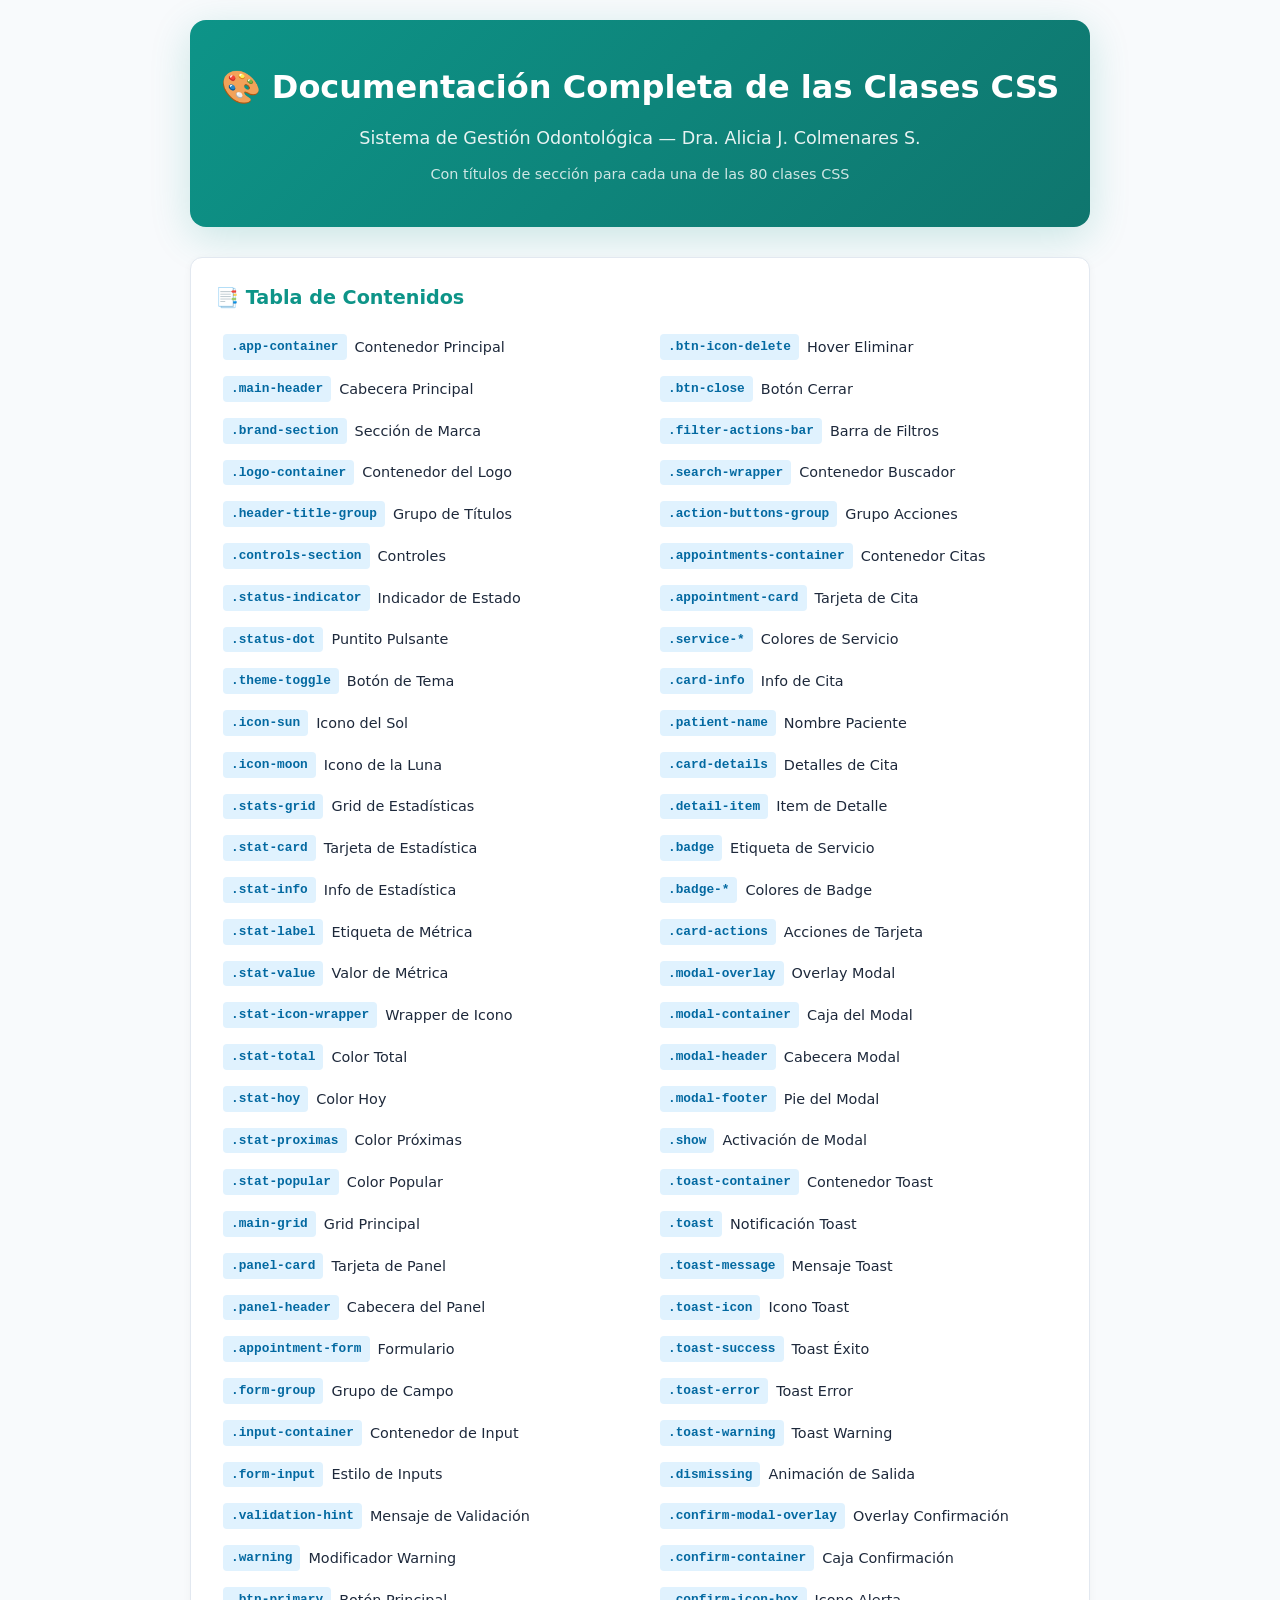
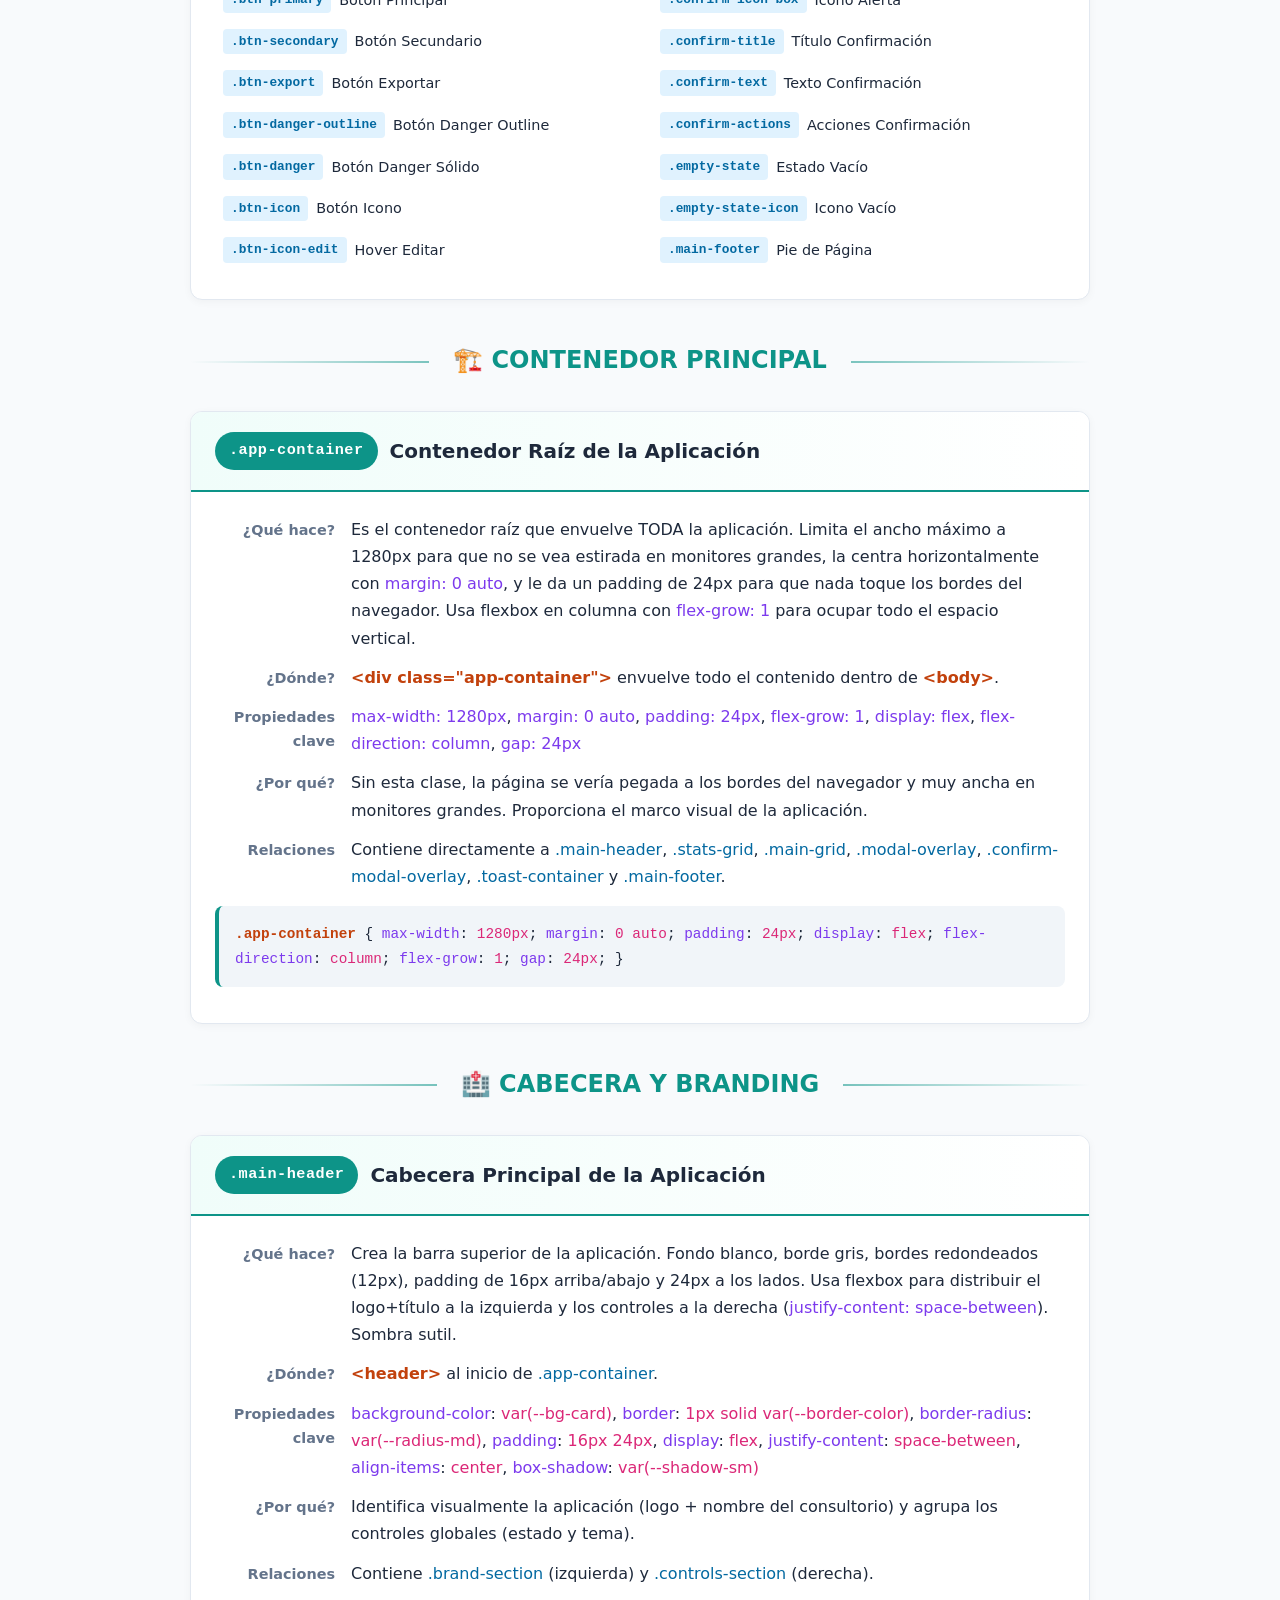
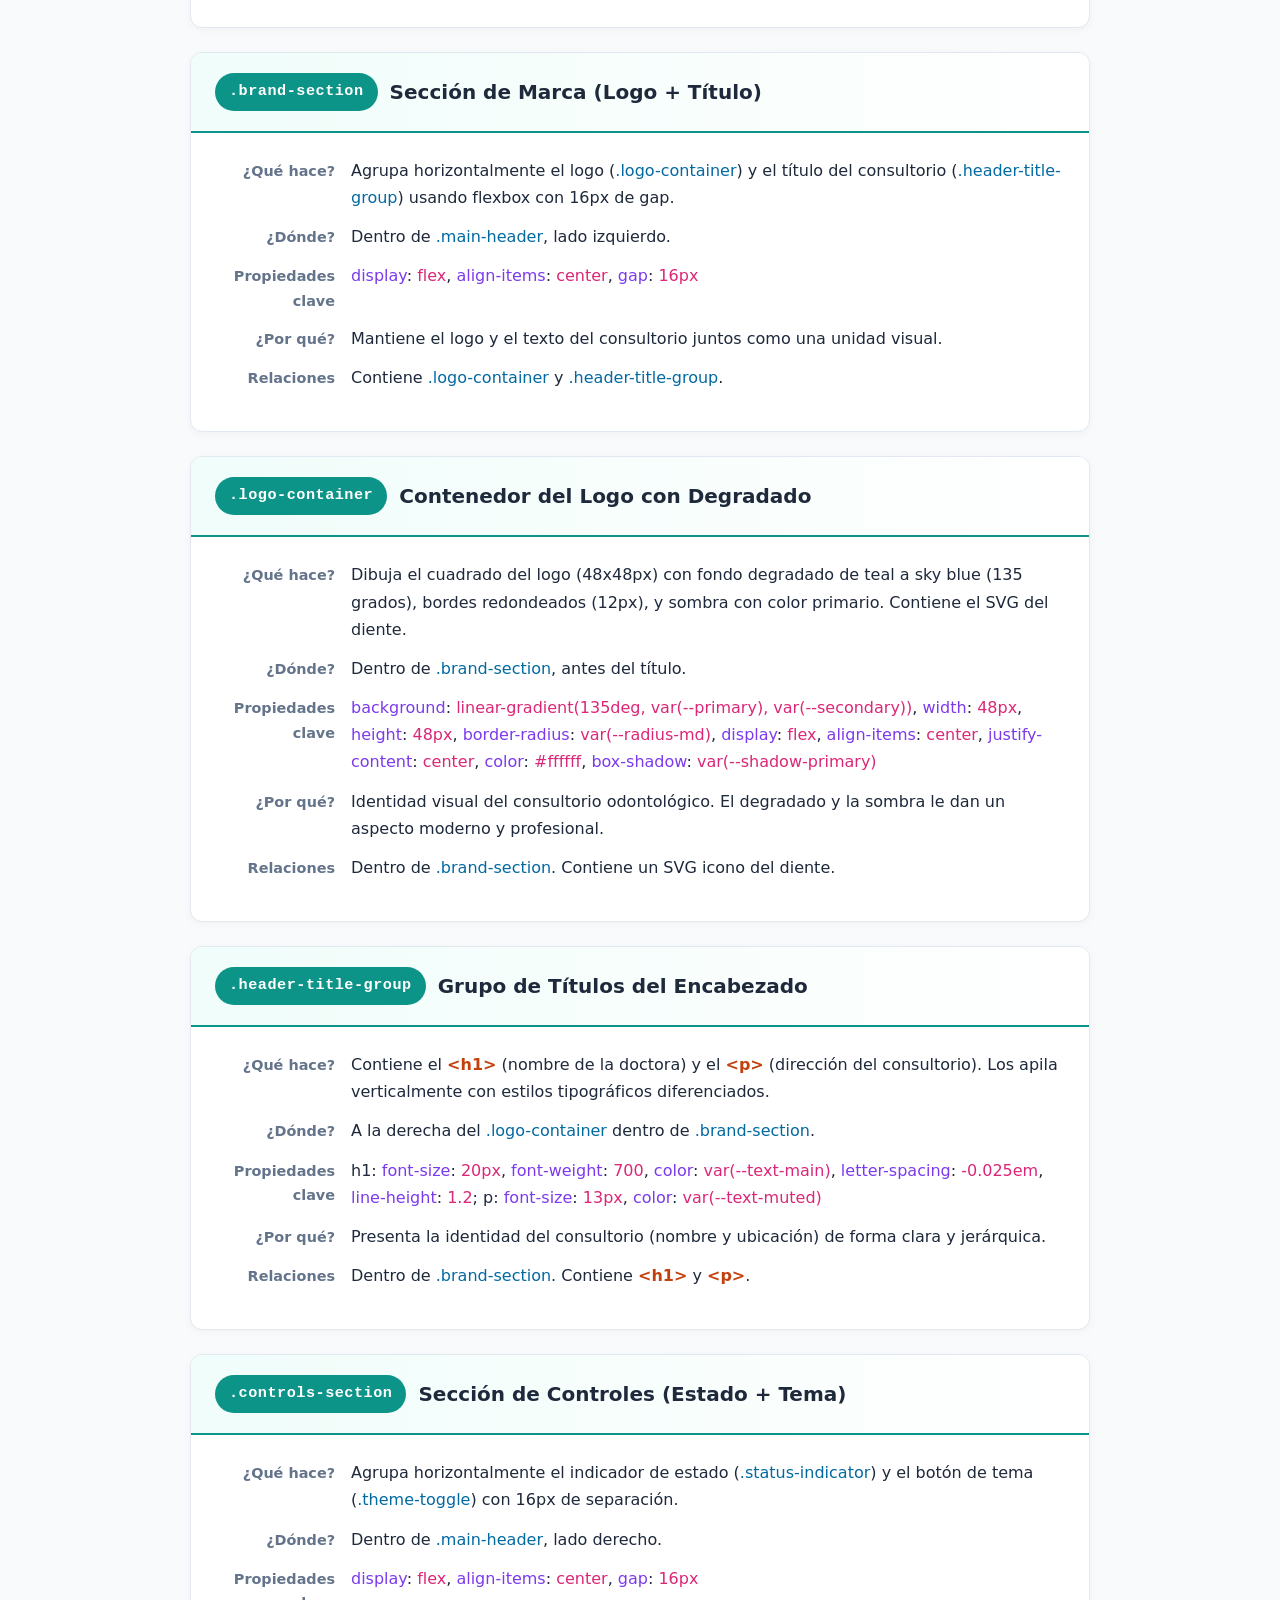
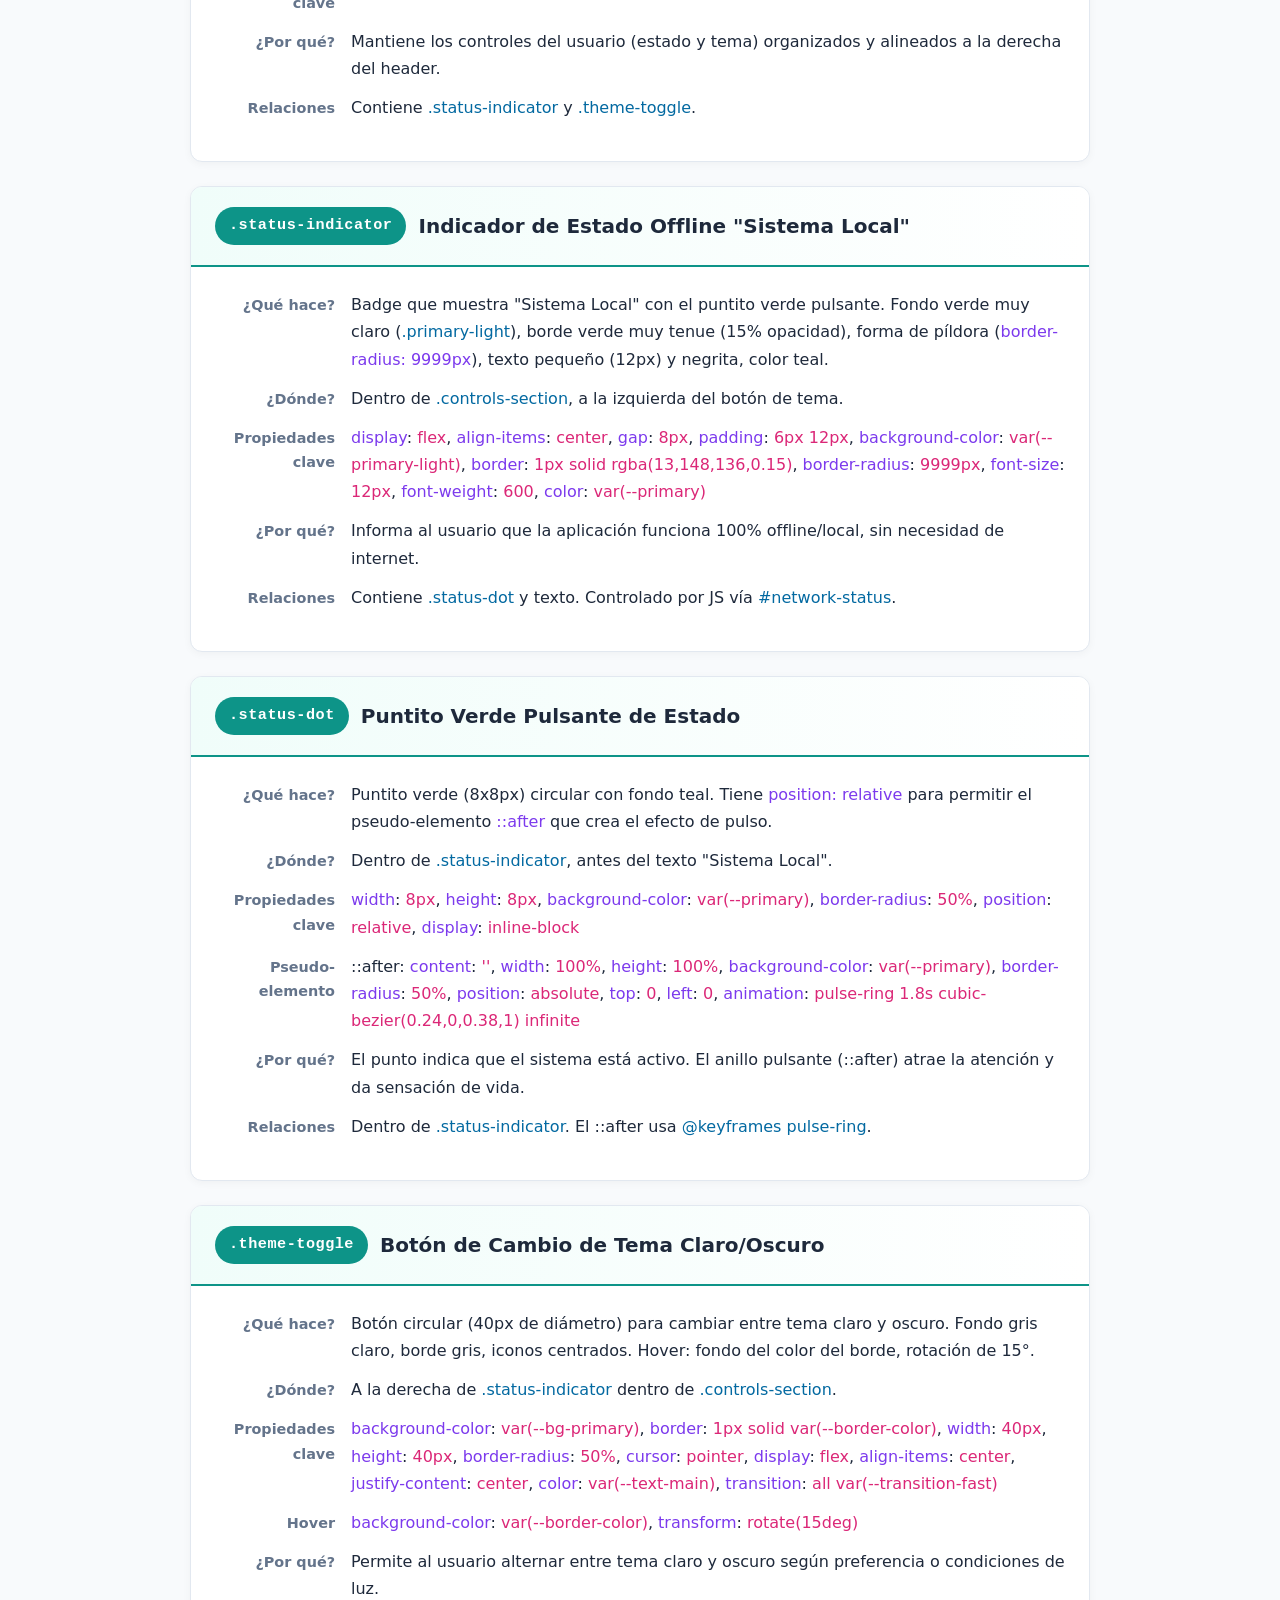
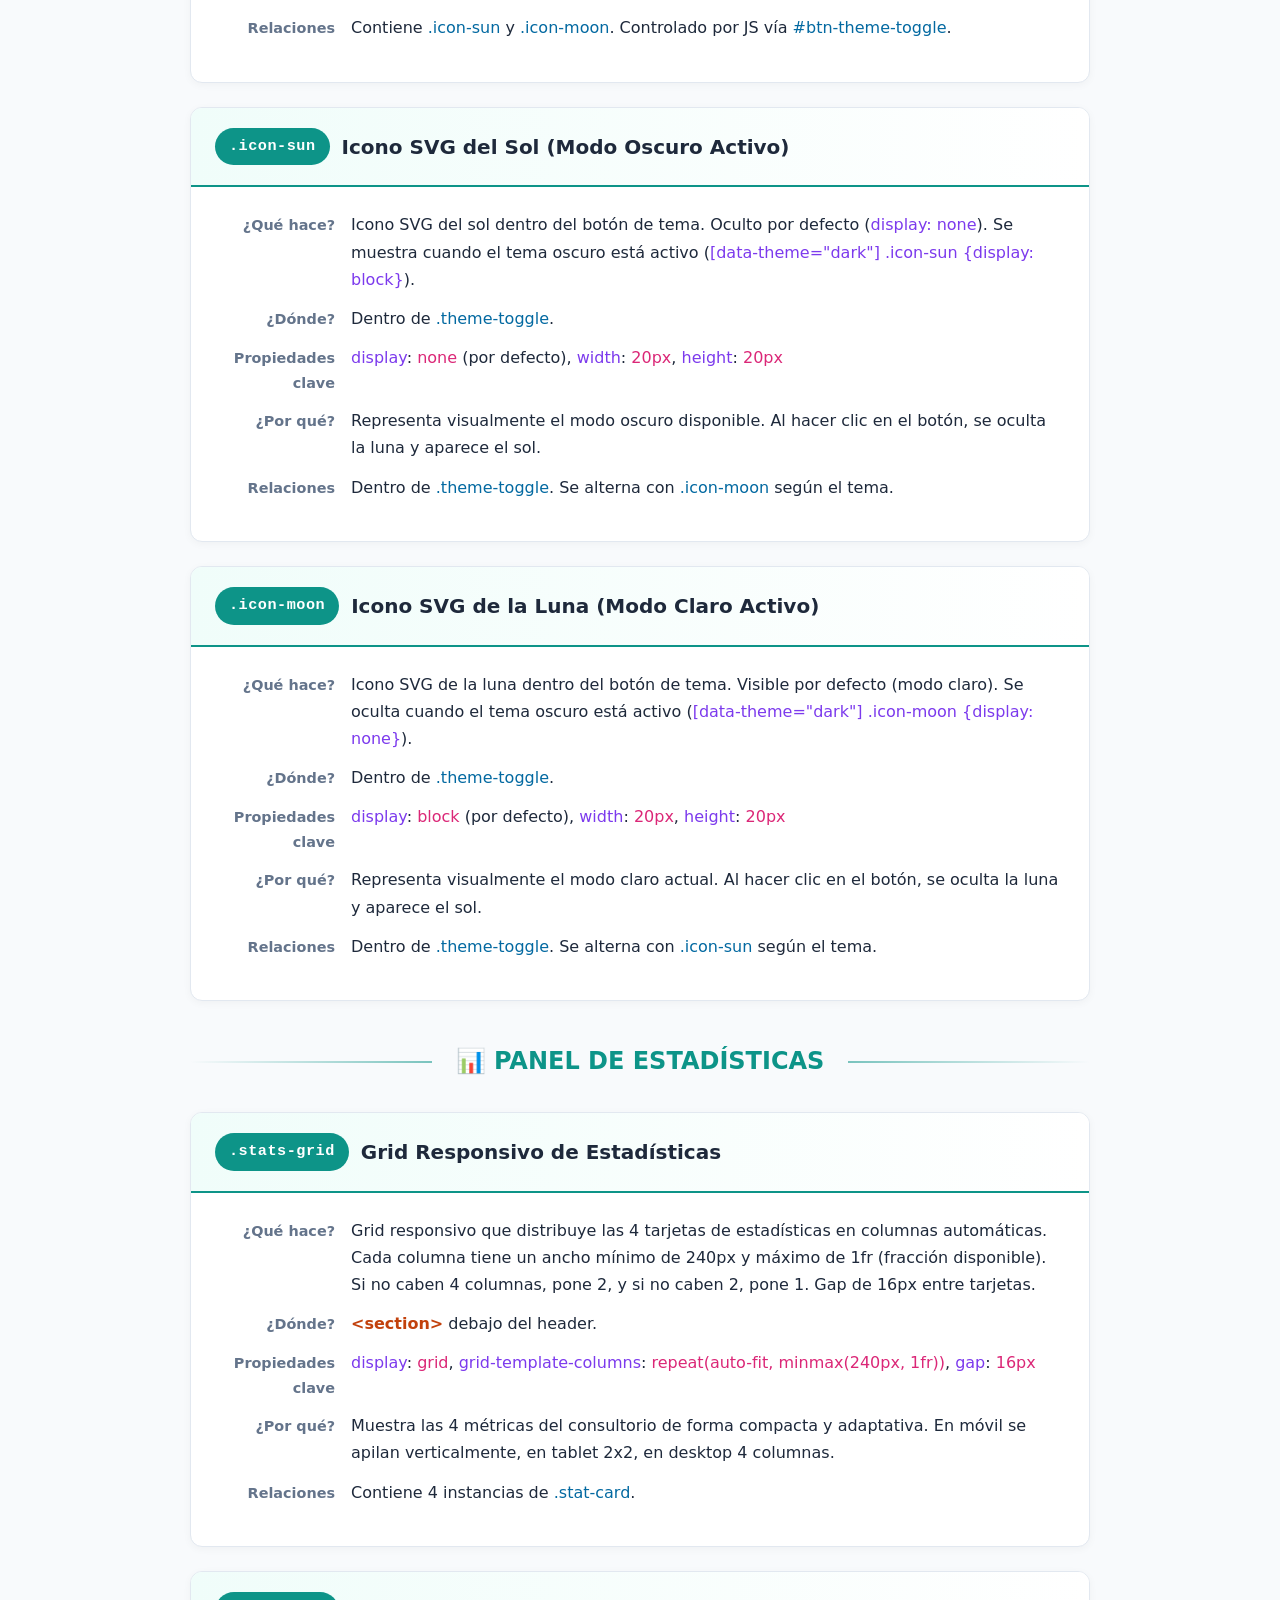
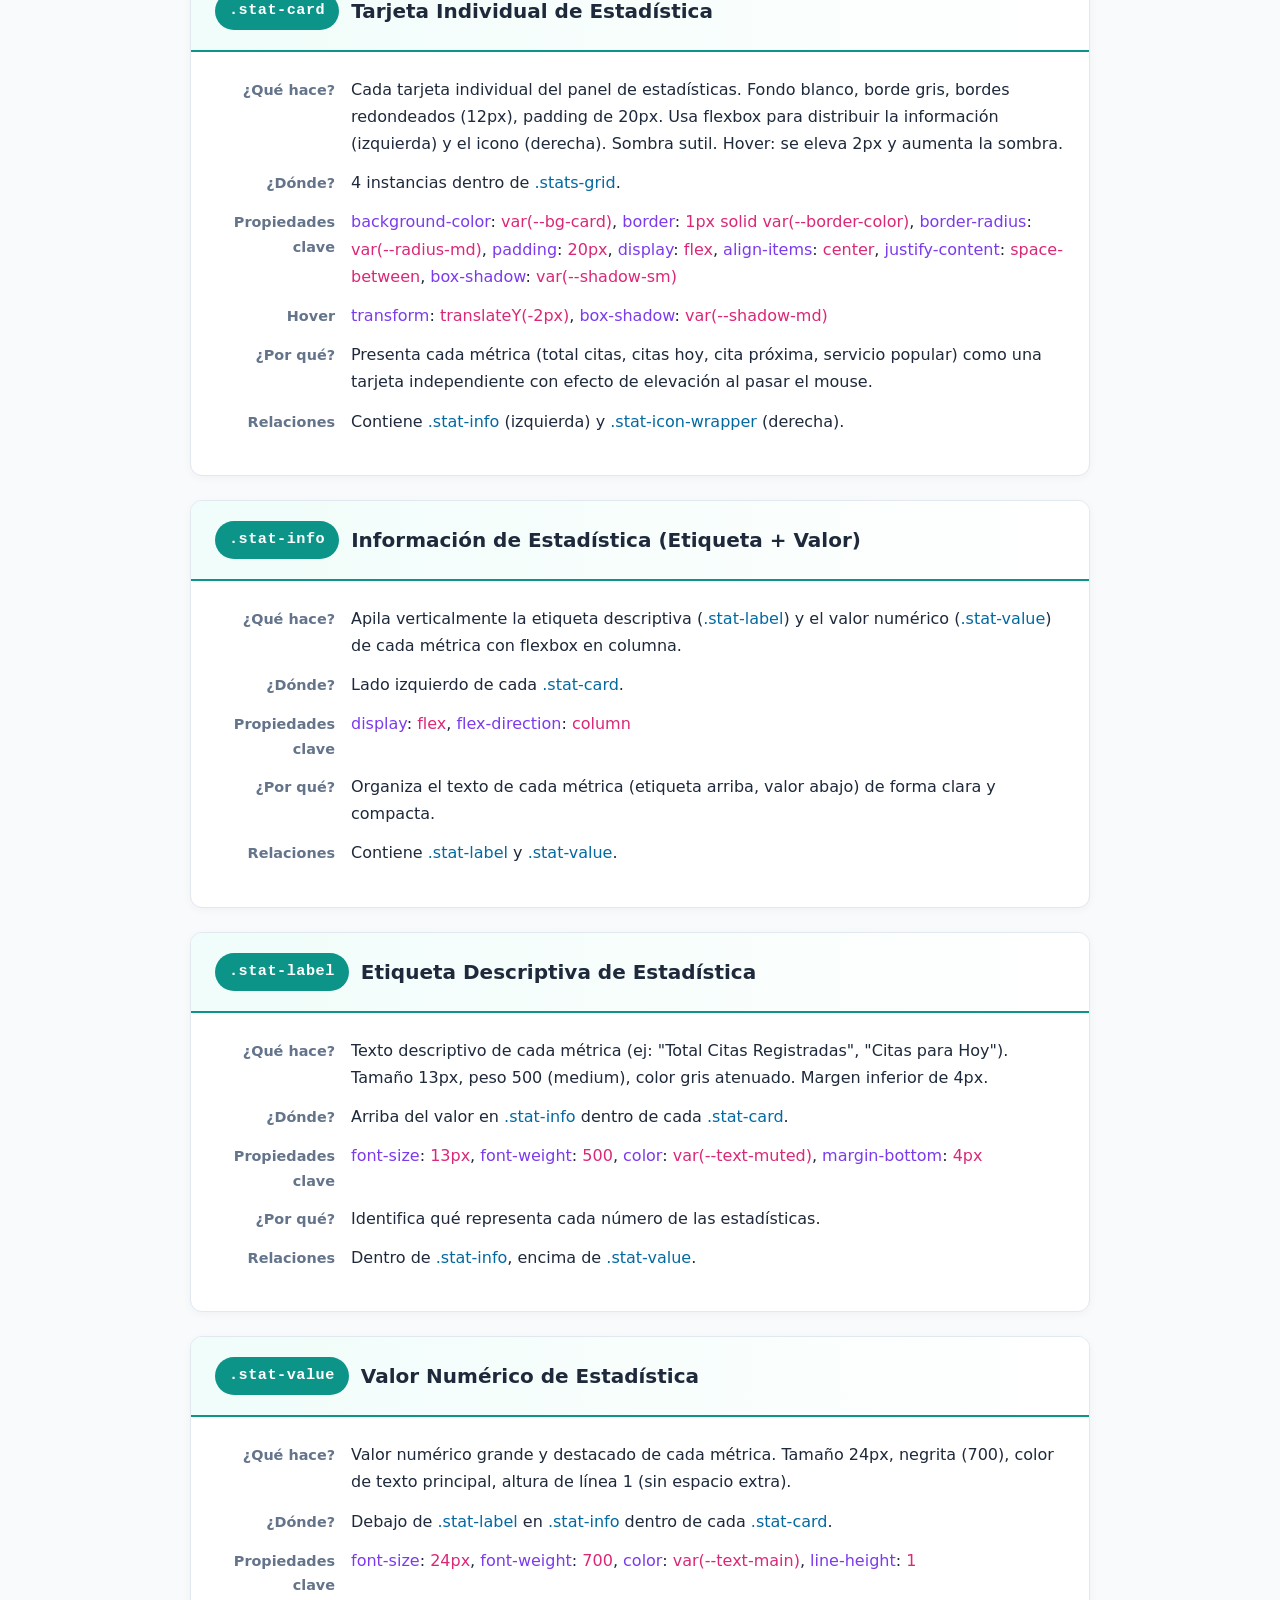
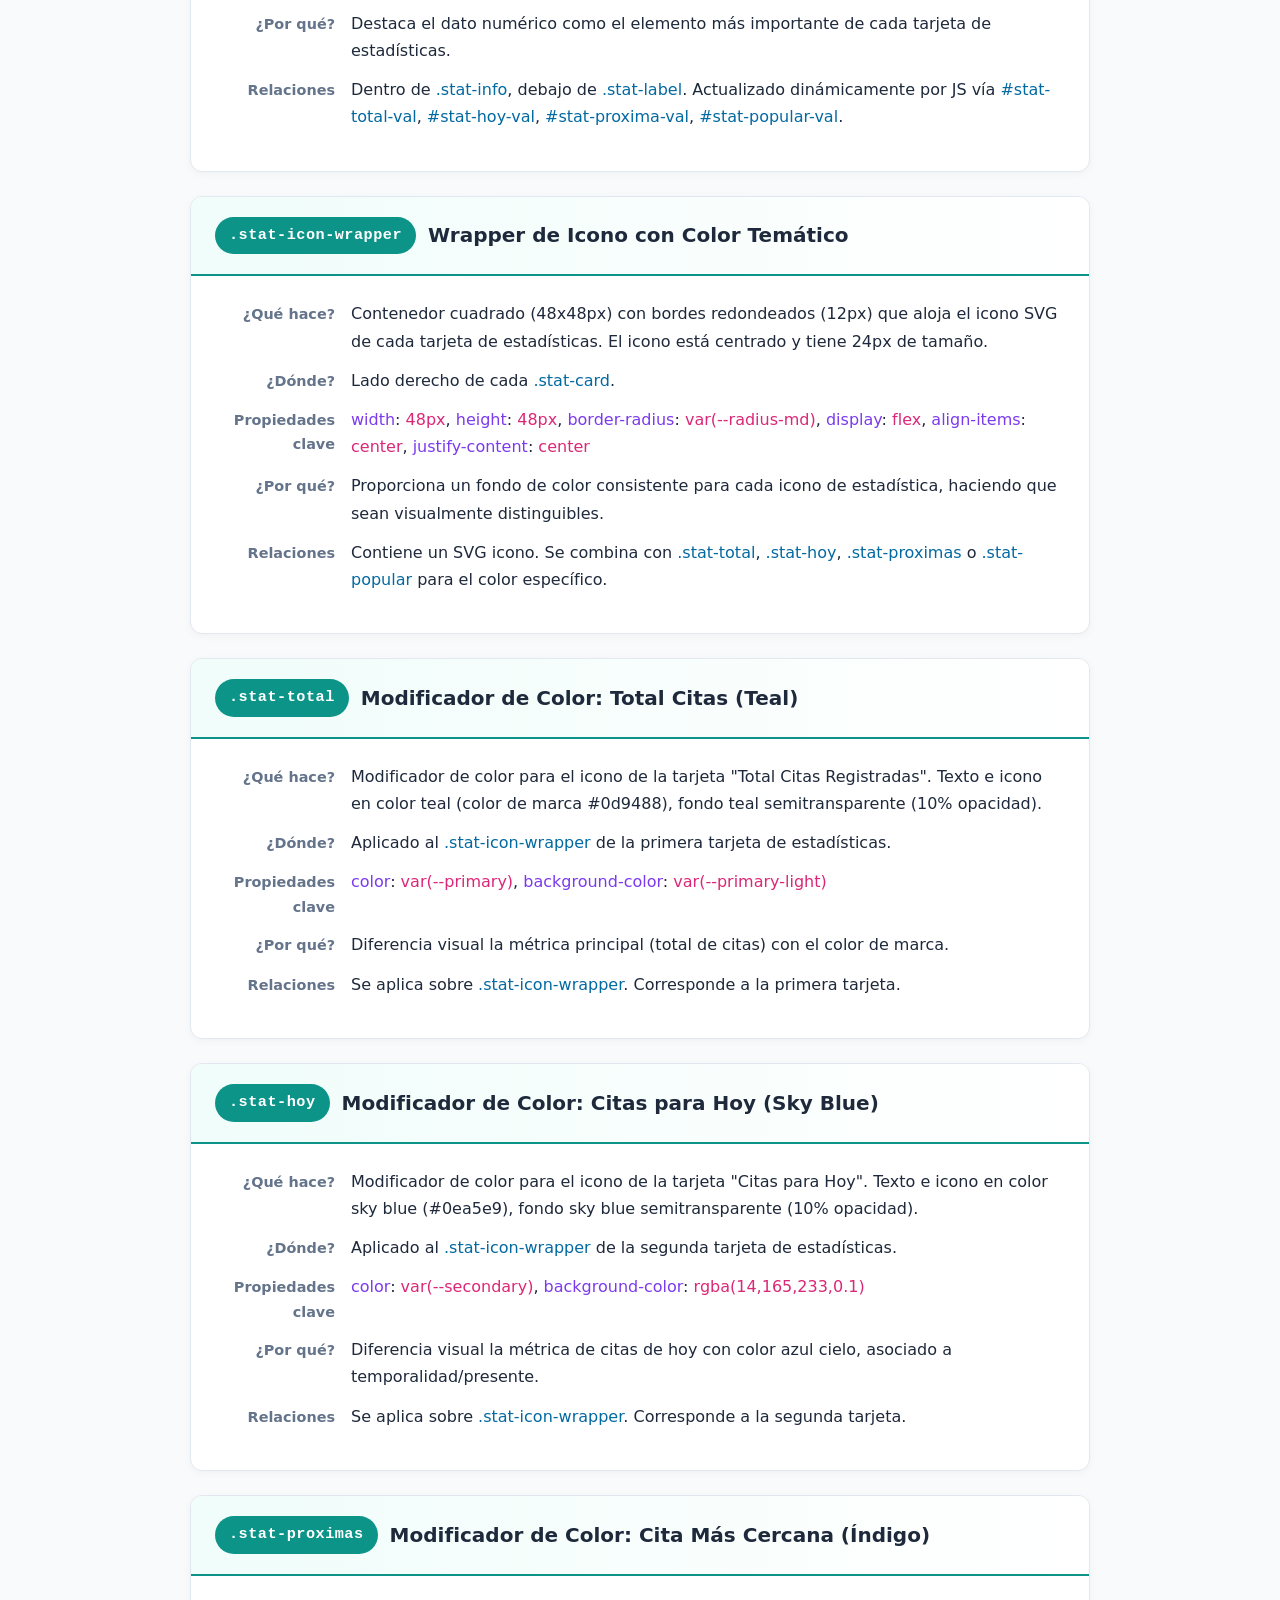
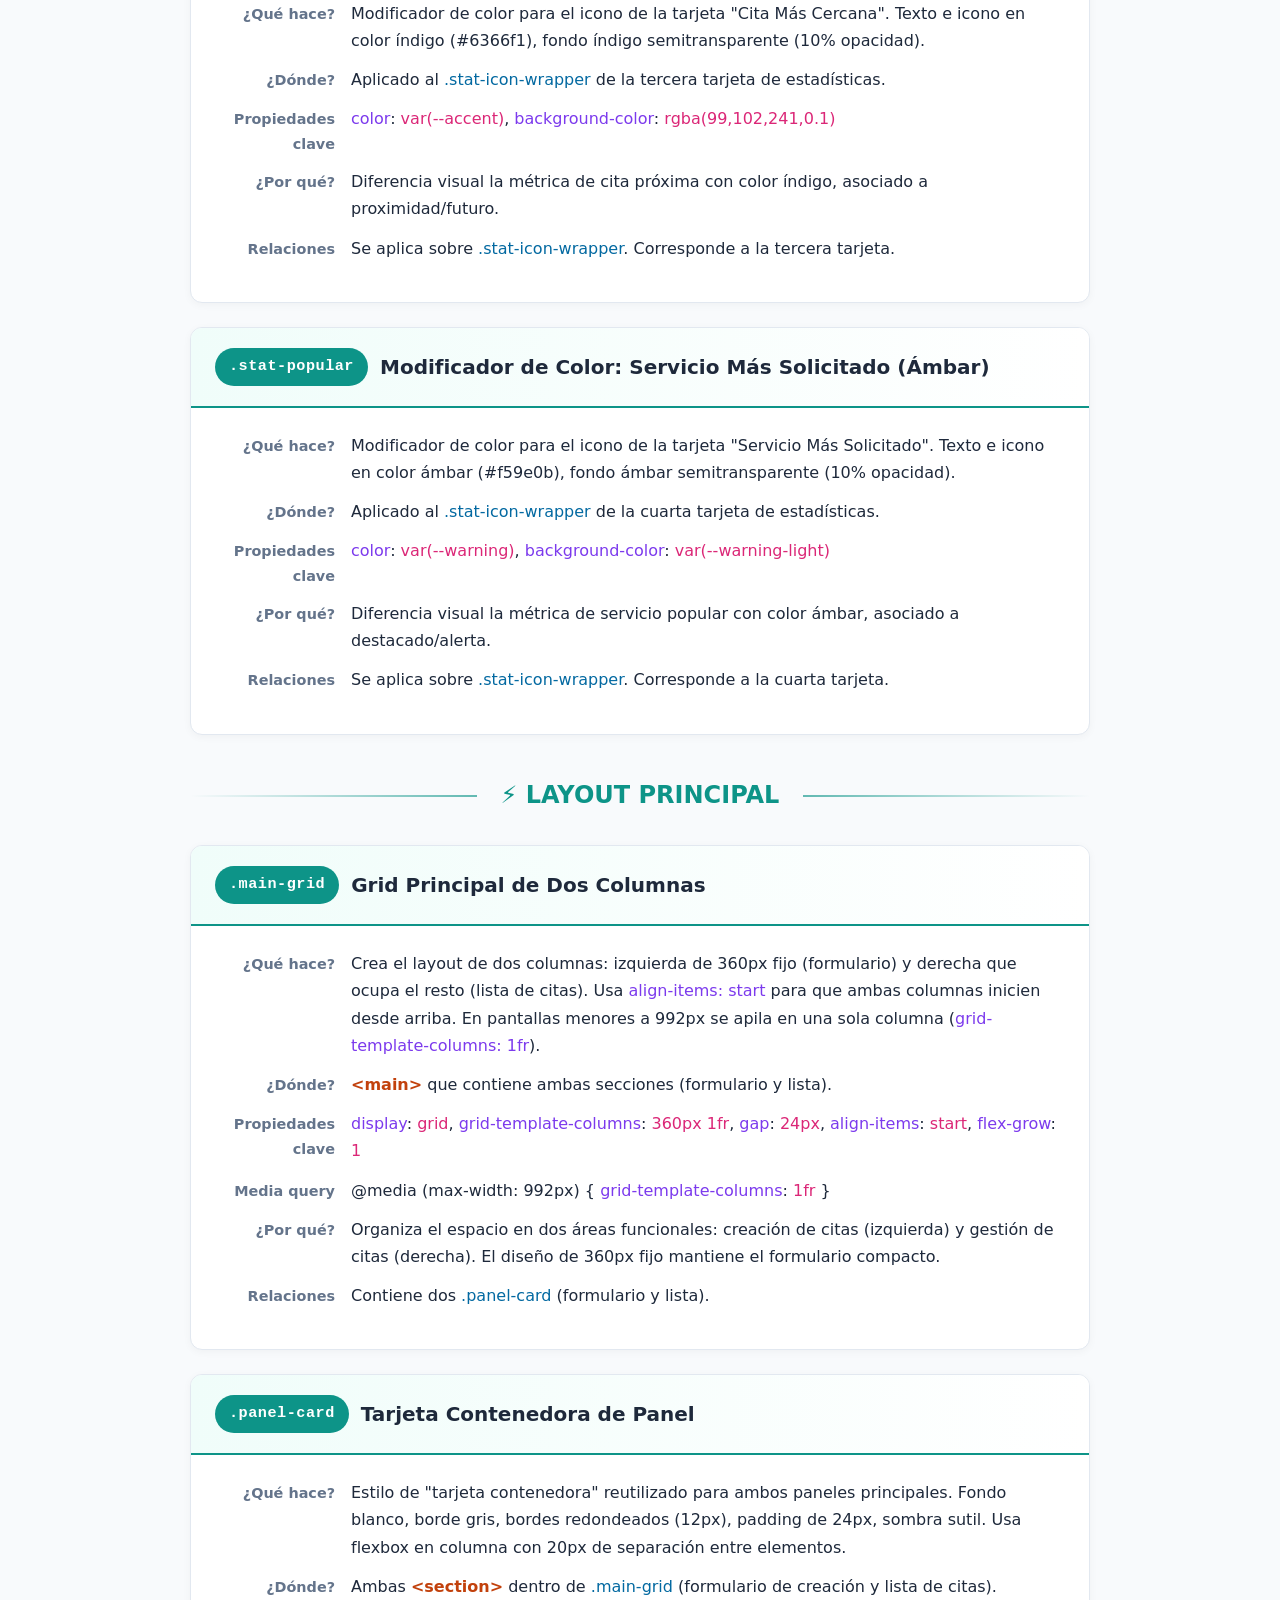
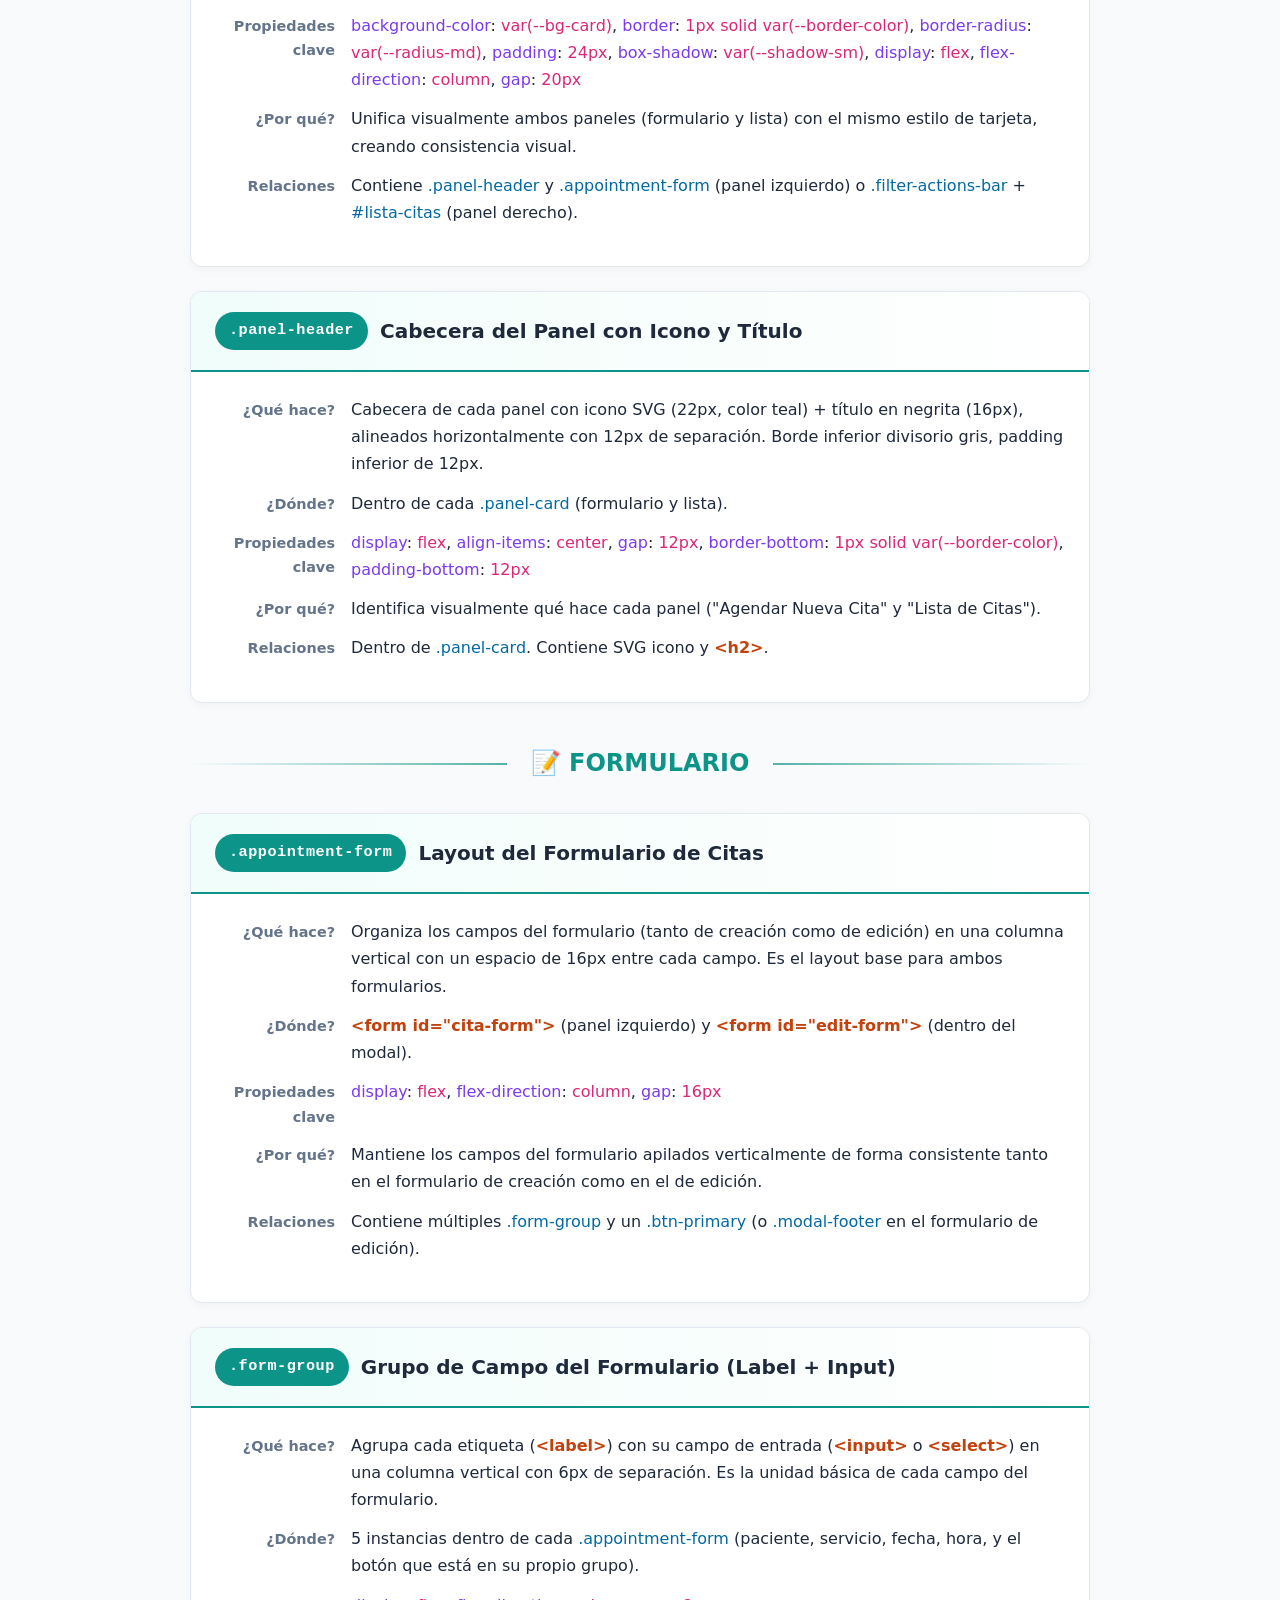
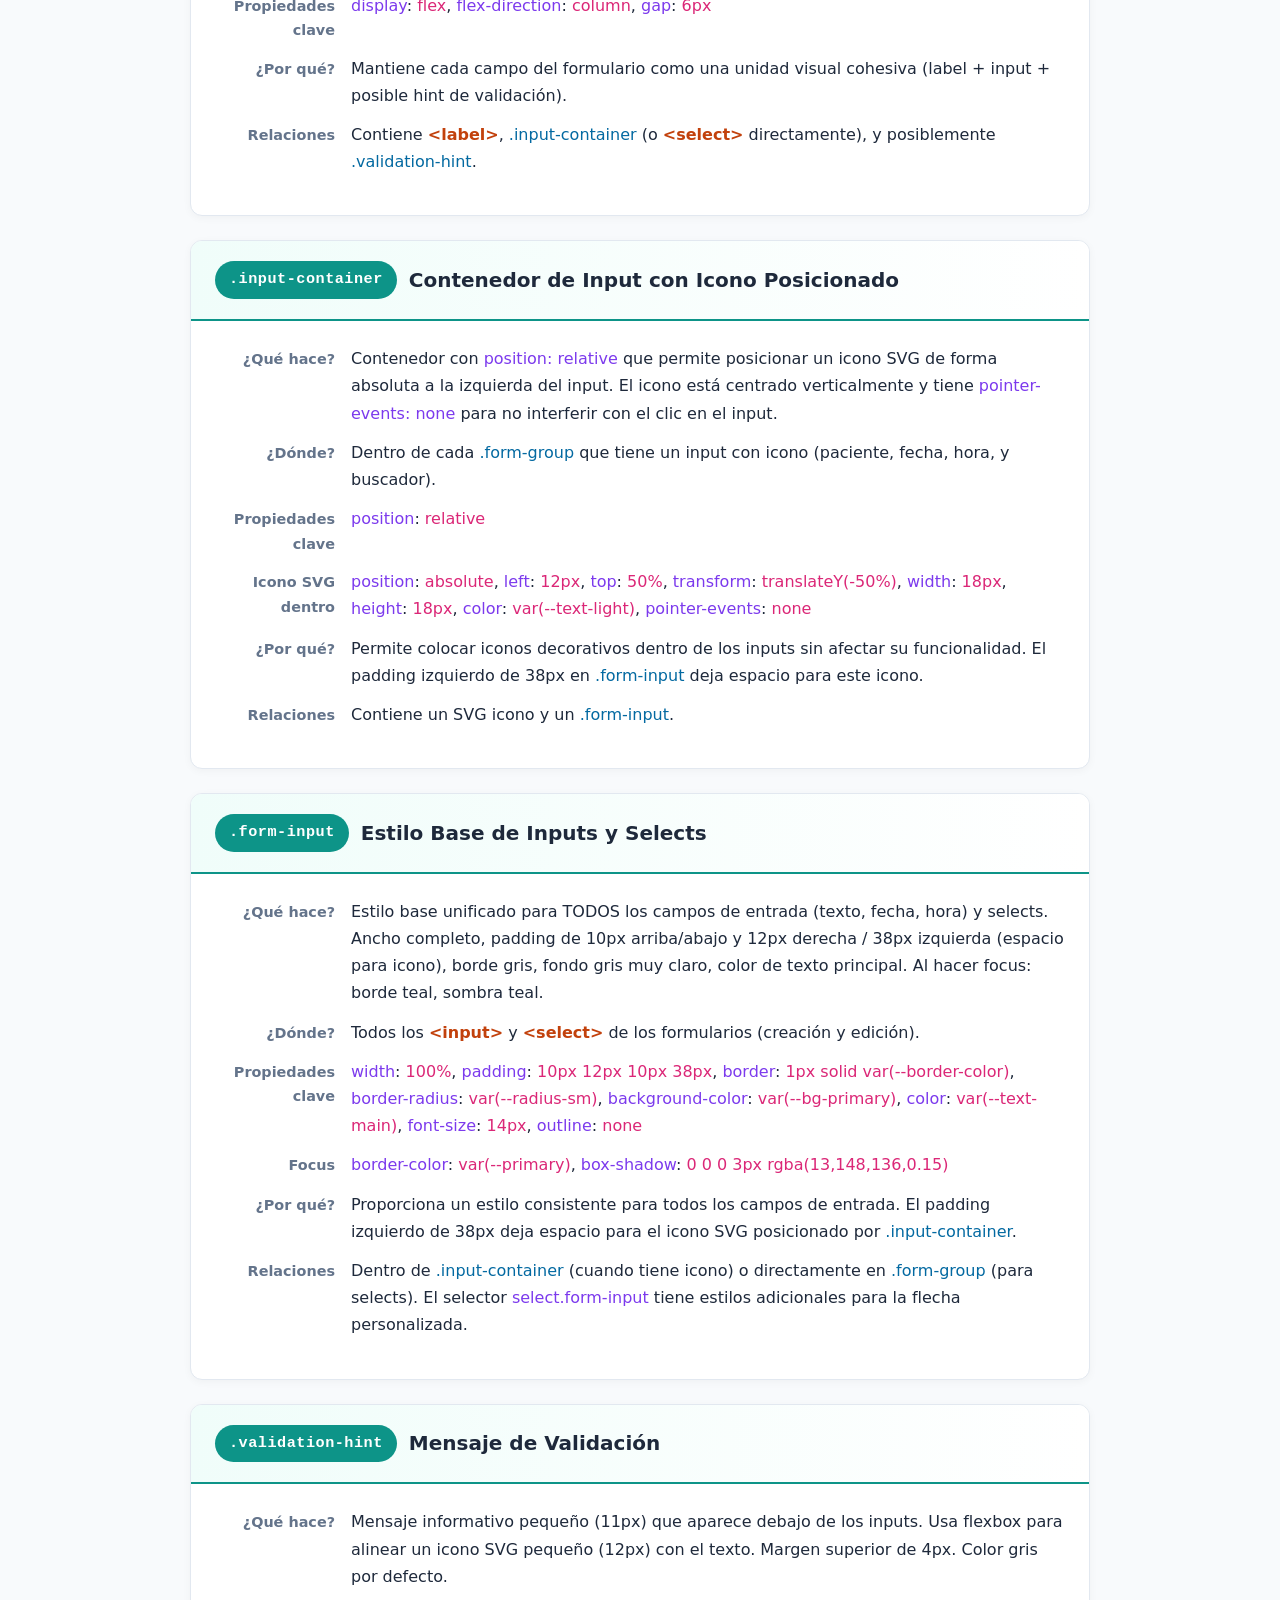
<file: Documentacion_TODAS_Clases_CSS.html>
<!DOCTYPE html>
<html lang="es">
<head>
    <meta charset="UTF-8">
    <meta name="viewport" content="width=device-width, initial-scale=1.0">
    <meta name="description" content="Documentación completa de las 80 Clases CSS del Sistema de Gestión Odontológica - Dra. Alicia J. Colmenares. Documento con títulos de sección para cada clase CSS.">
    <meta name="author" content="Ivor Alexander Guzmán Z.">
    <title>Documentación CSS - Sistema de Gestión Odontológica</title>
    <style>
        :root {
            --primary: #0d9488;
            --primary-dark: #0f766e;
            --bg: #f8fafc;
            --card-bg: #ffffff;
            --text: #1e293b;
            --text-muted: #64748b;
            --border: #e2e8f0;
            --code-bg: #f1f5f9;
            --tag-color: #c2410c;
            --attr-color: #0369a1;
            --value-color: #15803d;
        }

        * { margin: 0; padding: 0; box-sizing: border-box; }

        body {
            font-family: 'Segoe UI', system-ui, -apple-system, sans-serif;
            background: var(--bg);
            color: var(--text);
            line-height: 1.7;
            padding: 20px;
        }

        .container {
            max-width: 900px;
            margin: 0 auto;
        }

        .header-doc {
            text-align: center;
            padding: 40px 20px;
            background: linear-gradient(135deg, var(--primary) 0%, var(--primary-dark) 100%);
            color: white;
            border-radius: 16px;
            margin-bottom: 30px;
            box-shadow: 0 10px 40px rgba(13, 148, 136, 0.2);
        }

        .header-doc h1 {
            font-size: 2rem;
            margin-bottom: 10px;
        }

        .header-doc p {
            opacity: 0.9;
            font-size: 1.1rem;
        }

        .section-card {
            background: var(--card-bg);
            border-radius: 12px;
            border: 1px solid var(--border);
            margin-bottom: 24px;
            overflow: hidden;
            box-shadow: 0 2px 8px rgba(0,0,0,0.04);
            transition: transform 0.2s, box-shadow 0.2s;
        }

        .section-card:hover {
            transform: translateY(-2px);
            box-shadow: 0 8px 24px rgba(0,0,0,0.08);
        }

        .section-header {
            background: linear-gradient(90deg, #f0fdfa 0%, #ffffff 100%);
            padding: 20px 24px;
            border-bottom: 2px solid var(--primary);
            display: flex;
            align-items: center;
            gap: 12px;
        }

        .tag-badge {
            background: var(--primary);
            color: white;
            padding: 6px 14px;
            border-radius: 20px;
            font-family: 'Courier New', monospace;
            font-size: 0.95rem;
            font-weight: 700;
            letter-spacing: 0.5px;
            white-space: nowrap;
        }

        .section-title {
            font-size: 1.25rem;
            font-weight: 700;
            color: var(--text);
        }

        .section-body {
            padding: 24px;
        }

        .info-grid {
            display: grid;
            grid-template-columns: 120px 1fr;
            gap: 12px 16px;
            margin-bottom: 16px;
        }

        .info-label {
            font-weight: 600;
            color: var(--text-muted);
            font-size: 0.9rem;
            text-align: right;
            padding-top: 2px;
        }

        .info-value {
            color: var(--text);
        }

        .code-block {
            background: var(--code-bg);
            border-radius: 8px;
            padding: 16px;
            font-family: 'Courier New', monospace;
            font-size: 0.9rem;
            overflow-x: auto;
            border-left: 4px solid var(--primary);
            margin: 12px 0;
        }

        .tag-name { color: var(--tag-color); font-weight: bold; }
        .attr-name { color: var(--attr-color); }
        .attr-value { color: var(--value-color); }
        .comment { color: #94a3b8; font-style: italic; }
        .css-prop { color: #7c3aed; }
        .css-val { color: #db2777; }

        .highlight-box {
            background: #fef3c7;
            border-left: 4px solid #f59e0b;
            padding: 12px 16px;
            border-radius: 0 8px 8px 0;
            margin: 12px 0;
            font-size: 0.95rem;
        }

        .category-divider {
            text-align: center;
            margin: 40px 0 30px;
            position: relative;
        }

        .category-divider::before {
            content: '';
            position: absolute;
            top: 50%;
            left: 0;
            right: 0;
            height: 2px;
            background: linear-gradient(90deg, transparent, var(--primary), transparent);
        }

        .category-divider h2 {
            display: inline-block;
            background: var(--bg);
            padding: 0 24px;
            position: relative;
            color: var(--primary);
            font-size: 1.5rem;
            font-weight: 800;
        }

        .toc {
            background: var(--card-bg);
            border-radius: 12px;
            border: 1px solid var(--border);
            padding: 24px;
            margin-bottom: 30px;
            box-shadow: 0 2px 8px rgba(0,0,0,0.04);
        }

        .toc h2 {
            font-size: 1.2rem;
            margin-bottom: 16px;
            color: var(--primary);
        }

        .toc ul {
            list-style: none;
            columns: 2;
            column-gap: 24px;
        }

        .toc li {
            margin-bottom: 8px;
            break-inside: avoid;
        }

        .toc a {
            color: var(--text);
            text-decoration: none;
            font-size: 0.9rem;
            display: flex;
            align-items: center;
            gap: 8px;
            padding: 4px 8px;
            border-radius: 6px;
            transition: background 0.2s;
        }

        .toc a:hover {
            background: #f0fdfa;
            color: var(--primary);
        }

        .toc .tag-mini {
            font-family: monospace;
            background: #e0f2fe;
            color: var(--attr-color);
            padding: 2px 8px;
            border-radius: 4px;
            font-size: 0.8rem;
            font-weight: 600;
        }

        .summary-list {
            margin-left: 20px;
            color: var(--text);
        }
        .summary-list li { margin-bottom: 6px; }

        @media (max-width: 768px) {
            .toc ul { columns: 1; }
            .info-grid { grid-template-columns: 1fr; gap: 4px; }
            .info-label { text-align: left; }
            .section-header { flex-direction: column; align-items: flex-start; }
        }
    </style>
</head>
<body>
    <div class="container">
        <div class="header-doc">
            <h1>🎨 Documentación Completa de las Clases CSS</h1>
            <p>Sistema de Gestión Odontológica — Dra. Alicia J. Colmenares S.</p>
            <p style="font-size: 0.9rem; margin-top: 8px; opacity: 0.8;">Con títulos de sección para cada una de las 80 clases CSS</p>
        </div>

        <div class="toc">
            <h2>📑 Tabla de Contenidos</h2>
            <ul>
                <li><a href="#app-container"><span class="tag-mini">.app-container</span> Contenedor Principal</a></li>
                <li><a href="#main-header"><span class="tag-mini">.main-header</span> Cabecera Principal</a></li>
                <li><a href="#brand-section"><span class="tag-mini">.brand-section</span> Sección de Marca</a></li>
                <li><a href="#logo-container"><span class="tag-mini">.logo-container</span> Contenedor del Logo</a></li>
                <li><a href="#header-title-group"><span class="tag-mini">.header-title-group</span> Grupo de Títulos</a></li>
                <li><a href="#controls-section"><span class="tag-mini">.controls-section</span> Controles</a></li>
                <li><a href="#status-indicator"><span class="tag-mini">.status-indicator</span> Indicador de Estado</a></li>
                <li><a href="#status-dot"><span class="tag-mini">.status-dot</span> Puntito Pulsante</a></li>
                <li><a href="#theme-toggle"><span class="tag-mini">.theme-toggle</span> Botón de Tema</a></li>
                <li><a href="#icon-sun"><span class="tag-mini">.icon-sun</span> Icono del Sol</a></li>
                <li><a href="#icon-moon"><span class="tag-mini">.icon-moon</span> Icono de la Luna</a></li>
                <li><a href="#stats-grid"><span class="tag-mini">.stats-grid</span> Grid de Estadísticas</a></li>
                <li><a href="#stat-card"><span class="tag-mini">.stat-card</span> Tarjeta de Estadística</a></li>
                <li><a href="#stat-info"><span class="tag-mini">.stat-info</span> Info de Estadística</a></li>
                <li><a href="#stat-label"><span class="tag-mini">.stat-label</span> Etiqueta de Métrica</a></li>
                <li><a href="#stat-value"><span class="tag-mini">.stat-value</span> Valor de Métrica</a></li>
                <li><a href="#stat-icon-wrapper"><span class="tag-mini">.stat-icon-wrapper</span> Wrapper de Icono</a></li>
                <li><a href="#stat-total"><span class="tag-mini">.stat-total</span> Color Total</a></li>
                <li><a href="#stat-hoy"><span class="tag-mini">.stat-hoy</span> Color Hoy</a></li>
                <li><a href="#stat-proximas"><span class="tag-mini">.stat-proximas</span> Color Próximas</a></li>
                <li><a href="#stat-popular"><span class="tag-mini">.stat-popular</span> Color Popular</a></li>
                <li><a href="#main-grid"><span class="tag-mini">.main-grid</span> Grid Principal</a></li>
                <li><a href="#panel-card"><span class="tag-mini">.panel-card</span> Tarjeta de Panel</a></li>
                <li><a href="#panel-header"><span class="tag-mini">.panel-header</span> Cabecera del Panel</a></li>
                <li><a href="#appointment-form"><span class="tag-mini">.appointment-form</span> Formulario</a></li>
                <li><a href="#form-group"><span class="tag-mini">.form-group</span> Grupo de Campo</a></li>
                <li><a href="#input-container"><span class="tag-mini">.input-container</span> Contenedor de Input</a></li>
                <li><a href="#form-input"><span class="tag-mini">.form-input</span> Estilo de Inputs</a></li>
                <li><a href="#validation-hint"><span class="tag-mini">.validation-hint</span> Mensaje de Validación</a></li>
                <li><a href="#warning"><span class="tag-mini">.warning</span> Modificador Warning</a></li>
                <li><a href="#btn-primary"><span class="tag-mini">.btn-primary</span> Botón Principal</a></li>
                <li><a href="#btn-secondary"><span class="tag-mini">.btn-secondary</span> Botón Secundario</a></li>
                <li><a href="#btn-export"><span class="tag-mini">.btn-export</span> Botón Exportar</a></li>
                <li><a href="#btn-danger-outline"><span class="tag-mini">.btn-danger-outline</span> Botón Danger Outline</a></li>
                <li><a href="#btn-danger"><span class="tag-mini">.btn-danger</span> Botón Danger Sólido</a></li>
                <li><a href="#btn-icon"><span class="tag-mini">.btn-icon</span> Botón Icono</a></li>
                <li><a href="#btn-icon-edit"><span class="tag-mini">.btn-icon-edit</span> Hover Editar</a></li>
                <li><a href="#btn-icon-delete"><span class="tag-mini">.btn-icon-delete</span> Hover Eliminar</a></li>
                <li><a href="#btn-close"><span class="tag-mini">.btn-close</span> Botón Cerrar</a></li>
                <li><a href="#filter-actions-bar"><span class="tag-mini">.filter-actions-bar</span> Barra de Filtros</a></li>
                <li><a href="#search-wrapper"><span class="tag-mini">.search-wrapper</span> Contenedor Buscador</a></li>
                <li><a href="#action-buttons-group"><span class="tag-mini">.action-buttons-group</span> Grupo Acciones</a></li>
                <li><a href="#appointments-container"><span class="tag-mini">.appointments-container</span> Contenedor Citas</a></li>
                <li><a href="#appointment-card"><span class="tag-mini">.appointment-card</span> Tarjeta de Cita</a></li>
                <li><a href="#service-limpieza"><span class="tag-mini">.service-*</span> Colores de Servicio</a></li>
                <li><a href="#card-info"><span class="tag-mini">.card-info</span> Info de Cita</a></li>
                <li><a href="#patient-name"><span class="tag-mini">.patient-name</span> Nombre Paciente</a></li>
                <li><a href="#card-details"><span class="tag-mini">.card-details</span> Detalles de Cita</a></li>
                <li><a href="#detail-item"><span class="tag-mini">.detail-item</span> Item de Detalle</a></li>
                <li><a href="#badge"><span class="tag-mini">.badge</span> Etiqueta de Servicio</a></li>
                <li><a href="#badge-limpieza"><span class="tag-mini">.badge-*</span> Colores de Badge</a></li>
                <li><a href="#card-actions"><span class="tag-mini">.card-actions</span> Acciones de Tarjeta</a></li>
                <li><a href="#modal-overlay"><span class="tag-mini">.modal-overlay</span> Overlay Modal</a></li>
                <li><a href="#modal-container"><span class="tag-mini">.modal-container</span> Caja del Modal</a></li>
                <li><a href="#modal-header"><span class="tag-mini">.modal-header</span> Cabecera Modal</a></li>
                <li><a href="#modal-footer"><span class="tag-mini">.modal-footer</span> Pie del Modal</a></li>
                <li><a href="#show"><span class="tag-mini">.show</span> Activación de Modal</a></li>
                <li><a href="#toast-container"><span class="tag-mini">.toast-container</span> Contenedor Toast</a></li>
                <li><a href="#toast"><span class="tag-mini">.toast</span> Notificación Toast</a></li>
                <li><a href="#toast-message"><span class="tag-mini">.toast-message</span> Mensaje Toast</a></li>
                <li><a href="#toast-icon"><span class="tag-mini">.toast-icon</span> Icono Toast</a></li>
                <li><a href="#toast-success"><span class="tag-mini">.toast-success</span> Toast Éxito</a></li>
                <li><a href="#toast-error"><span class="tag-mini">.toast-error</span> Toast Error</a></li>
                <li><a href="#toast-warning"><span class="tag-mini">.toast-warning</span> Toast Warning</a></li>
                <li><a href="#dismissing"><span class="tag-mini">.dismissing</span> Animación de Salida</a></li>
                <li><a href="#confirm-modal-overlay"><span class="tag-mini">.confirm-modal-overlay</span> Overlay Confirmación</a></li>
                <li><a href="#confirm-container"><span class="tag-mini">.confirm-container</span> Caja Confirmación</a></li>
                <li><a href="#confirm-icon-box"><span class="tag-mini">.confirm-icon-box</span> Icono Alerta</a></li>
                <li><a href="#confirm-title"><span class="tag-mini">.confirm-title</span> Título Confirmación</a></li>
                <li><a href="#confirm-text"><span class="tag-mini">.confirm-text</span> Texto Confirmación</a></li>
                <li><a href="#confirm-actions"><span class="tag-mini">.confirm-actions</span> Acciones Confirmación</a></li>
                <li><a href="#empty-state"><span class="tag-mini">.empty-state</span> Estado Vacío</a></li>
                <li><a href="#empty-state-icon"><span class="tag-mini">.empty-state-icon</span> Icono Vacío</a></li>
                <li><a href="#main-footer"><span class="tag-mini">.main-footer</span> Pie de Página</a></li>
            </ul>
        </div>

        <!-- ==================== CATEGORÍA 1: CONTENEDOR PRINCIPAL ==================== -->
        <div class="category-divider"><h2>🏗️ CONTENEDOR PRINCIPAL</h2></div>

        <div class="section-card" id="app-container">
            <div class="section-header">
                <span class="tag-badge">.app-container</span>
                <span class="section-title">Contenedor Raíz de la Aplicación</span>
            </div>
            <div class="section-body">
                <div class="info-grid">
                    <div class="info-label">¿Qué hace?</div>
                    <div class="info-value">Es el contenedor raíz que envuelve TODA la aplicación. Limita el ancho máximo a 1280px para que no se vea estirada en monitores grandes, la centra horizontalmente con <span class="css-prop">margin: 0 auto</span>, y le da un padding de 24px para que nada toque los bordes del navegador. Usa flexbox en columna con <span class="css-prop">flex-grow: 1</span> para ocupar todo el espacio vertical.</div>
                    <div class="info-label">¿Dónde?</div>
                    <div class="info-value"><span class="tag-name">&lt;div class="app-container"&gt;</span> envuelve todo el contenido dentro de <span class="tag-name">&lt;body&gt;</span>.</div>
                    <div class="info-label">Propiedades clave</div>
                    <div class="info-value"><span class="css-prop">max-width: 1280px</span>, <span class="css-prop">margin: 0 auto</span>, <span class="css-prop">padding: 24px</span>, <span class="css-prop">flex-grow: 1</span>, <span class="css-prop">display: flex</span>, <span class="css-prop">flex-direction: column</span>, <span class="css-prop">gap: 24px</span></div>
                    <div class="info-label">¿Por qué?</div>
                    <div class="info-value">Sin esta clase, la página se vería pegada a los bordes del navegador y muy ancha en monitores grandes. Proporciona el marco visual de la aplicación.</div>
                    <div class="info-label">Relaciones</div>
                    <div class="info-value">Contiene directamente a <span class="attr-name">.main-header</span>, <span class="attr-name">.stats-grid</span>, <span class="attr-name">.main-grid</span>, <span class="attr-name">.modal-overlay</span>, <span class="attr-name">.confirm-modal-overlay</span>, <span class="attr-name">.toast-container</span> y <span class="attr-name">.main-footer</span>.</div>
                </div>
                <div class="code-block">
<span class="tag-name">.app-container</span> {
    <span class="css-prop">max-width</span>: <span class="css-val">1280px</span>;
    <span class="css-prop">margin</span>: <span class="css-val">0 auto</span>;
    <span class="css-prop">padding</span>: <span class="css-val">24px</span>;
    <span class="css-prop">display</span>: <span class="css-val">flex</span>;
    <span class="css-prop">flex-direction</span>: <span class="css-val">column</span>;
    <span class="css-prop">flex-grow</span>: <span class="css-val">1</span>;
    <span class="css-prop">gap</span>: <span class="css-val">24px</span>;
}
                </div>
            </div>
        </div>

        <!-- ==================== CATEGORÍA 2: CABECERA Y BRANDING ==================== -->
        <div class="category-divider"><h2>🏥 CABECERA Y BRANDING</h2></div>

        <div class="section-card" id="main-header">
            <div class="section-header">
                <span class="tag-badge">.main-header</span>
                <span class="section-title">Cabecera Principal de la Aplicación</span>
            </div>
            <div class="section-body">
                <div class="info-grid">
                    <div class="info-label">¿Qué hace?</div>
                    <div class="info-value">Crea la barra superior de la aplicación. Fondo blanco, borde gris, bordes redondeados (12px), padding de 16px arriba/abajo y 24px a los lados. Usa flexbox para distribuir el logo+título a la izquierda y los controles a la derecha (<span class="css-prop">justify-content: space-between</span>). Sombra sutil.</div>
                    <div class="info-label">¿Dónde?</div>
                    <div class="info-value"><span class="tag-name">&lt;header&gt;</span> al inicio de <span class="attr-name">.app-container</span>.</div>
                    <div class="info-label">Propiedades clave</div>
                    <div class="info-value"><span class="css-prop">background-color</span>: <span class="css-val">var(--bg-card)</span>, <span class="css-prop">border</span>: <span class="css-val">1px solid var(--border-color)</span>, <span class="css-prop">border-radius</span>: <span class="css-val">var(--radius-md)</span>, <span class="css-prop">padding</span>: <span class="css-val">16px 24px</span>, <span class="css-prop">display</span>: <span class="css-val">flex</span>, <span class="css-prop">justify-content</span>: <span class="css-val">space-between</span>, <span class="css-prop">align-items</span>: <span class="css-val">center</span>, <span class="css-prop">box-shadow</span>: <span class="css-val">var(--shadow-sm)</span></div>
                    <div class="info-label">¿Por qué?</div>
                    <div class="info-value">Identifica visualmente la aplicación (logo + nombre del consultorio) y agrupa los controles globales (estado y tema).</div>
                    <div class="info-label">Relaciones</div>
                    <div class="info-value">Contiene <span class="attr-name">.brand-section</span> (izquierda) y <span class="attr-name">.controls-section</span> (derecha).</div>
                </div>
            </div>
        </div>

        <div class="section-card" id="brand-section">
            <div class="section-header">
                <span class="tag-badge">.brand-section</span>
                <span class="section-title">Sección de Marca (Logo + Título)</span>
            </div>
            <div class="section-body">
                <div class="info-grid">
                    <div class="info-label">¿Qué hace?</div>
                    <div class="info-value">Agrupa horizontalmente el logo (<span class="attr-name">.logo-container</span>) y el título del consultorio (<span class="attr-name">.header-title-group</span>) usando flexbox con 16px de gap.</div>
                    <div class="info-label">¿Dónde?</div>
                    <div class="info-value">Dentro de <span class="attr-name">.main-header</span>, lado izquierdo.</div>
                    <div class="info-label">Propiedades clave</div>
                    <div class="info-value"><span class="css-prop">display</span>: <span class="css-val">flex</span>, <span class="css-prop">align-items</span>: <span class="css-val">center</span>, <span class="css-prop">gap</span>: <span class="css-val">16px</span></div>
                    <div class="info-label">¿Por qué?</div>
                    <div class="info-value">Mantiene el logo y el texto del consultorio juntos como una unidad visual.</div>
                    <div class="info-label">Relaciones</div>
                    <div class="info-value">Contiene <span class="attr-name">.logo-container</span> y <span class="attr-name">.header-title-group</span>.</div>
                </div>
            </div>
        </div>

        <div class="section-card" id="logo-container">
            <div class="section-header">
                <span class="tag-badge">.logo-container</span>
                <span class="section-title">Contenedor del Logo con Degradado</span>
            </div>
            <div class="section-body">
                <div class="info-grid">
                    <div class="info-label">¿Qué hace?</div>
                    <div class="info-value">Dibuja el cuadrado del logo (48x48px) con fondo degradado de teal a sky blue (135 grados), bordes redondeados (12px), y sombra con color primario. Contiene el SVG del diente.</div>
                    <div class="info-label">¿Dónde?</div>
                    <div class="info-value">Dentro de <span class="attr-name">.brand-section</span>, antes del título.</div>
                    <div class="info-label">Propiedades clave</div>
                    <div class="info-value"><span class="css-prop">background</span>: <span class="css-val">linear-gradient(135deg, var(--primary), var(--secondary))</span>, <span class="css-prop">width</span>: <span class="css-val">48px</span>, <span class="css-prop">height</span>: <span class="css-val">48px</span>, <span class="css-prop">border-radius</span>: <span class="css-val">var(--radius-md)</span>, <span class="css-prop">display</span>: <span class="css-val">flex</span>, <span class="css-prop">align-items</span>: <span class="css-val">center</span>, <span class="css-prop">justify-content</span>: <span class="css-val">center</span>, <span class="css-prop">color</span>: <span class="css-val">#ffffff</span>, <span class="css-prop">box-shadow</span>: <span class="css-val">var(--shadow-primary)</span></div>
                    <div class="info-label">¿Por qué?</div>
                    <div class="info-value">Identidad visual del consultorio odontológico. El degradado y la sombra le dan un aspecto moderno y profesional.</div>
                    <div class="info-label">Relaciones</div>
                    <div class="info-value">Dentro de <span class="attr-name">.brand-section</span>. Contiene un SVG icono del diente.</div>
                </div>
            </div>
        </div>

        <div class="section-card" id="header-title-group">
            <div class="section-header">
                <span class="tag-badge">.header-title-group</span>
                <span class="section-title">Grupo de Títulos del Encabezado</span>
            </div>
            <div class="section-body">
                <div class="info-grid">
                    <div class="info-label">¿Qué hace?</div>
                    <div class="info-value">Contiene el <span class="tag-name">&lt;h1&gt;</span> (nombre de la doctora) y el <span class="tag-name">&lt;p&gt;</span> (dirección del consultorio). Los apila verticalmente con estilos tipográficos diferenciados.</div>
                    <div class="info-label">¿Dónde?</div>
                    <div class="info-value">A la derecha del <span class="attr-name">.logo-container</span> dentro de <span class="attr-name">.brand-section</span>.</div>
                    <div class="info-label">Propiedades clave</div>
                    <div class="info-value">h1: <span class="css-prop">font-size</span>: <span class="css-val">20px</span>, <span class="css-prop">font-weight</span>: <span class="css-val">700</span>, <span class="css-prop">color</span>: <span class="css-val">var(--text-main)</span>, <span class="css-prop">letter-spacing</span>: <span class="css-val">-0.025em</span>, <span class="css-prop">line-height</span>: <span class="css-val">1.2</span>; p: <span class="css-prop">font-size</span>: <span class="css-val">13px</span>, <span class="css-prop">color</span>: <span class="css-val">var(--text-muted)</span></div>
                    <div class="info-label">¿Por qué?</div>
                    <div class="info-value">Presenta la identidad del consultorio (nombre y ubicación) de forma clara y jerárquica.</div>
                    <div class="info-label">Relaciones</div>
                    <div class="info-value">Dentro de <span class="attr-name">.brand-section</span>. Contiene <span class="tag-name">&lt;h1&gt;</span> y <span class="tag-name">&lt;p&gt;</span>.</div>
                </div>
            </div>
        </div>

        <div class="section-card" id="controls-section">
            <div class="section-header">
                <span class="tag-badge">.controls-section</span>
                <span class="section-title">Sección de Controles (Estado + Tema)</span>
            </div>
            <div class="section-body">
                <div class="info-grid">
                    <div class="info-label">¿Qué hace?</div>
                    <div class="info-value">Agrupa horizontalmente el indicador de estado (<span class="attr-name">.status-indicator</span>) y el botón de tema (<span class="attr-name">.theme-toggle</span>) con 16px de separación.</div>
                    <div class="info-label">¿Dónde?</div>
                    <div class="info-value">Dentro de <span class="attr-name">.main-header</span>, lado derecho.</div>
                    <div class="info-label">Propiedades clave</div>
                    <div class="info-value"><span class="css-prop">display</span>: <span class="css-val">flex</span>, <span class="css-prop">align-items</span>: <span class="css-val">center</span>, <span class="css-prop">gap</span>: <span class="css-val">16px</span></div>
                    <div class="info-label">¿Por qué?</div>
                    <div class="info-value">Mantiene los controles del usuario (estado y tema) organizados y alineados a la derecha del header.</div>
                    <div class="info-label">Relaciones</div>
                    <div class="info-value">Contiene <span class="attr-name">.status-indicator</span> y <span class="attr-name">.theme-toggle</span>.</div>
                </div>
            </div>
        </div>

        <div class="section-card" id="status-indicator">
            <div class="section-header">
                <span class="tag-badge">.status-indicator</span>
                <span class="section-title">Indicador de Estado Offline "Sistema Local"</span>
            </div>
            <div class="section-body">
                <div class="info-grid">
                    <div class="info-label">¿Qué hace?</div>
                    <div class="info-value">Badge que muestra "Sistema Local" con el puntito verde pulsante. Fondo verde muy claro (<span class="attr-name">.primary-light</span>), borde verde muy tenue (15% opacidad), forma de píldora (<span class="css-prop">border-radius: 9999px</span>), texto pequeño (12px) y negrita, color teal.</div>
                    <div class="info-label">¿Dónde?</div>
                    <div class="info-value">Dentro de <span class="attr-name">.controls-section</span>, a la izquierda del botón de tema.</div>
                    <div class="info-label">Propiedades clave</div>
                    <div class="info-value"><span class="css-prop">display</span>: <span class="css-val">flex</span>, <span class="css-prop">align-items</span>: <span class="css-val">center</span>, <span class="css-prop">gap</span>: <span class="css-val">8px</span>, <span class="css-prop">padding</span>: <span class="css-val">6px 12px</span>, <span class="css-prop">background-color</span>: <span class="css-val">var(--primary-light)</span>, <span class="css-prop">border</span>: <span class="css-val">1px solid rgba(13,148,136,0.15)</span>, <span class="css-prop">border-radius</span>: <span class="css-val">9999px</span>, <span class="css-prop">font-size</span>: <span class="css-val">12px</span>, <span class="css-prop">font-weight</span>: <span class="css-val">600</span>, <span class="css-prop">color</span>: <span class="css-val">var(--primary)</span></div>
                    <div class="info-label">¿Por qué?</div>
                    <div class="info-value">Informa al usuario que la aplicación funciona 100% offline/local, sin necesidad de internet.</div>
                    <div class="info-label">Relaciones</div>
                    <div class="info-value">Contiene <span class="attr-name">.status-dot</span> y texto. Controlado por JS vía <span class="attr-name">#network-status</span>.</div>
                </div>
            </div>
        </div>

        <div class="section-card" id="status-dot">
            <div class="section-header">
                <span class="tag-badge">.status-dot</span>
                <span class="section-title">Puntito Verde Pulsante de Estado</span>
            </div>
            <div class="section-body">
                <div class="info-grid">
                    <div class="info-label">¿Qué hace?</div>
                    <div class="info-value">Puntito verde (8x8px) circular con fondo teal. Tiene <span class="css-prop">position: relative</span> para permitir el pseudo-elemento <span class="css-prop">::after</span> que crea el efecto de pulso.</div>
                    <div class="info-label">¿Dónde?</div>
                    <div class="info-value">Dentro de <span class="attr-name">.status-indicator</span>, antes del texto "Sistema Local".</div>
                    <div class="info-label">Propiedades clave</div>
                    <div class="info-value"><span class="css-prop">width</span>: <span class="css-val">8px</span>, <span class="css-prop">height</span>: <span class="css-val">8px</span>, <span class="css-prop">background-color</span>: <span class="css-val">var(--primary)</span>, <span class="css-prop">border-radius</span>: <span class="css-val">50%</span>, <span class="css-prop">position</span>: <span class="css-val">relative</span>, <span class="css-prop">display</span>: <span class="css-val">inline-block</span></div>
                    <div class="info-label">Pseudo-elemento</div>
                    <div class="info-value">::after: <span class="css-prop">content</span>: <span class="css-val">''</span>, <span class="css-prop">width</span>: <span class="css-val">100%</span>, <span class="css-prop">height</span>: <span class="css-val">100%</span>, <span class="css-prop">background-color</span>: <span class="css-val">var(--primary)</span>, <span class="css-prop">border-radius</span>: <span class="css-val">50%</span>, <span class="css-prop">position</span>: <span class="css-val">absolute</span>, <span class="css-prop">top</span>: <span class="css-val">0</span>, <span class="css-prop">left</span>: <span class="css-val">0</span>, <span class="css-prop">animation</span>: <span class="css-val">pulse-ring 1.8s cubic-bezier(0.24,0,0.38,1) infinite</span></div>
                    <div class="info-label">¿Por qué?</div>
                    <div class="info-value">El punto indica que el sistema está activo. El anillo pulsante (::after) atrae la atención y da sensación de vida.</div>
                    <div class="info-label">Relaciones</div>
                    <div class="info-value">Dentro de <span class="attr-name">.status-indicator</span>. El ::after usa <span class="attr-name">@keyframes pulse-ring</span>.</div>
                </div>
            </div>
        </div>

        <div class="section-card" id="theme-toggle">
            <div class="section-header">
                <span class="tag-badge">.theme-toggle</span>
                <span class="section-title">Botón de Cambio de Tema Claro/Oscuro</span>
            </div>
            <div class="section-body">
                <div class="info-grid">
                    <div class="info-label">¿Qué hace?</div>
                    <div class="info-value">Botón circular (40px de diámetro) para cambiar entre tema claro y oscuro. Fondo gris claro, borde gris, iconos centrados. Hover: fondo del color del borde, rotación de 15°.</div>
                    <div class="info-label">¿Dónde?</div>
                    <div class="info-value">A la derecha de <span class="attr-name">.status-indicator</span> dentro de <span class="attr-name">.controls-section</span>.</div>
                    <div class="info-label">Propiedades clave</div>
                    <div class="info-value"><span class="css-prop">background-color</span>: <span class="css-val">var(--bg-primary)</span>, <span class="css-prop">border</span>: <span class="css-val">1px solid var(--border-color)</span>, <span class="css-prop">width</span>: <span class="css-val">40px</span>, <span class="css-prop">height</span>: <span class="css-val">40px</span>, <span class="css-prop">border-radius</span>: <span class="css-val">50%</span>, <span class="css-prop">cursor</span>: <span class="css-val">pointer</span>, <span class="css-prop">display</span>: <span class="css-val">flex</span>, <span class="css-prop">align-items</span>: <span class="css-val">center</span>, <span class="css-prop">justify-content</span>: <span class="css-val">center</span>, <span class="css-prop">color</span>: <span class="css-val">var(--text-main)</span>, <span class="css-prop">transition</span>: <span class="css-val">all var(--transition-fast)</span></div>
                    <div class="info-label">Hover</div>
                    <div class="info-value"><span class="css-prop">background-color</span>: <span class="css-val">var(--border-color)</span>, <span class="css-prop">transform</span>: <span class="css-val">rotate(15deg)</span></div>
                    <div class="info-label">¿Por qué?</div>
                    <div class="info-value">Permite al usuario alternar entre tema claro y oscuro según preferencia o condiciones de luz.</div>
                    <div class="info-label">Relaciones</div>
                    <div class="info-value">Contiene <span class="attr-name">.icon-sun</span> y <span class="attr-name">.icon-moon</span>. Controlado por JS vía <span class="attr-name">#btn-theme-toggle</span>.</div>
                </div>
            </div>
        </div>

        <div class="section-card" id="icon-sun">
            <div class="section-header">
                <span class="tag-badge">.icon-sun</span>
                <span class="section-title">Icono SVG del Sol (Modo Oscuro Activo)</span>
            </div>
            <div class="section-body">
                <div class="info-grid">
                    <div class="info-label">¿Qué hace?</div>
                    <div class="info-value">Icono SVG del sol dentro del botón de tema. Oculto por defecto (<span class="css-prop">display: none</span>). Se muestra cuando el tema oscuro está activo (<span class="css-prop">[data-theme="dark"] .icon-sun {display: block}</span>).</div>
                    <div class="info-label">¿Dónde?</div>
                    <div class="info-value">Dentro de <span class="attr-name">.theme-toggle</span>.</div>
                    <div class="info-label">Propiedades clave</div>
                    <div class="info-value"><span class="css-prop">display</span>: <span class="css-val">none</span> (por defecto), <span class="css-prop">width</span>: <span class="css-val">20px</span>, <span class="css-prop">height</span>: <span class="css-val">20px</span></div>
                    <div class="info-label">¿Por qué?</div>
                    <div class="info-value">Representa visualmente el modo oscuro disponible. Al hacer clic en el botón, se oculta la luna y aparece el sol.</div>
                    <div class="info-label">Relaciones</div>
                    <div class="info-value">Dentro de <span class="attr-name">.theme-toggle</span>. Se alterna con <span class="attr-name">.icon-moon</span> según el tema.</div>
                </div>
            </div>
        </div>

        <div class="section-card" id="icon-moon">
            <div class="section-header">
                <span class="tag-badge">.icon-moon</span>
                <span class="section-title">Icono SVG de la Luna (Modo Claro Activo)</span>
            </div>
            <div class="section-body">
                <div class="info-grid">
                    <div class="info-label">¿Qué hace?</div>
                    <div class="info-value">Icono SVG de la luna dentro del botón de tema. Visible por defecto (modo claro). Se oculta cuando el tema oscuro está activo (<span class="css-prop">[data-theme="dark"] .icon-moon {display: none}</span>).</div>
                    <div class="info-label">¿Dónde?</div>
                    <div class="info-value">Dentro de <span class="attr-name">.theme-toggle</span>.</div>
                    <div class="info-label">Propiedades clave</div>
                    <div class="info-value"><span class="css-prop">display</span>: <span class="css-val">block</span> (por defecto), <span class="css-prop">width</span>: <span class="css-val">20px</span>, <span class="css-prop">height</span>: <span class="css-val">20px</span></div>
                    <div class="info-label">¿Por qué?</div>
                    <div class="info-value">Representa visualmente el modo claro actual. Al hacer clic en el botón, se oculta la luna y aparece el sol.</div>
                    <div class="info-label">Relaciones</div>
                    <div class="info-value">Dentro de <span class="attr-name">.theme-toggle</span>. Se alterna con <span class="attr-name">.icon-sun</span> según el tema.</div>
                </div>
            </div>
        </div>

        <!-- ==================== CATEGORÍA 3: PANEL DE ESTADÍSTICAS ==================== -->
        <div class="category-divider"><h2>📊 PANEL DE ESTADÍSTICAS</h2></div>

        <div class="section-card" id="stats-grid">
            <div class="section-header">
                <span class="tag-badge">.stats-grid</span>
                <span class="section-title">Grid Responsivo de Estadísticas</span>
            </div>
            <div class="section-body">
                <div class="info-grid">
                    <div class="info-label">¿Qué hace?</div>
                    <div class="info-value">Grid responsivo que distribuye las 4 tarjetas de estadísticas en columnas automáticas. Cada columna tiene un ancho mínimo de 240px y máximo de 1fr (fracción disponible). Si no caben 4 columnas, pone 2, y si no caben 2, pone 1. Gap de 16px entre tarjetas.</div>
                    <div class="info-label">¿Dónde?</div>
                    <div class="info-value"><span class="tag-name">&lt;section&gt;</span> debajo del header.</div>
                    <div class="info-label">Propiedades clave</div>
                    <div class="info-value"><span class="css-prop">display</span>: <span class="css-val">grid</span>, <span class="css-prop">grid-template-columns</span>: <span class="css-val">repeat(auto-fit, minmax(240px, 1fr))</span>, <span class="css-prop">gap</span>: <span class="css-val">16px</span></div>
                    <div class="info-label">¿Por qué?</div>
                    <div class="info-value">Muestra las 4 métricas del consultorio de forma compacta y adaptativa. En móvil se apilan verticalmente, en tablet 2x2, en desktop 4 columnas.</div>
                    <div class="info-label">Relaciones</div>
                    <div class="info-value">Contiene 4 instancias de <span class="attr-name">.stat-card</span>.</div>
                </div>
            </div>
        </div>

        <div class="section-card" id="stat-card">
            <div class="section-header">
                <span class="tag-badge">.stat-card</span>
                <span class="section-title">Tarjeta Individual de Estadística</span>
            </div>
            <div class="section-body">
                <div class="info-grid">
                    <div class="info-label">¿Qué hace?</div>
                    <div class="info-value">Cada tarjeta individual del panel de estadísticas. Fondo blanco, borde gris, bordes redondeados (12px), padding de 20px. Usa flexbox para distribuir la información (izquierda) y el icono (derecha). Sombra sutil. Hover: se eleva 2px y aumenta la sombra.</div>
                    <div class="info-label">¿Dónde?</div>
                    <div class="info-value">4 instancias dentro de <span class="attr-name">.stats-grid</span>.</div>
                    <div class="info-label">Propiedades clave</div>
                    <div class="info-value"><span class="css-prop">background-color</span>: <span class="css-val">var(--bg-card)</span>, <span class="css-prop">border</span>: <span class="css-val">1px solid var(--border-color)</span>, <span class="css-prop">border-radius</span>: <span class="css-val">var(--radius-md)</span>, <span class="css-prop">padding</span>: <span class="css-val">20px</span>, <span class="css-prop">display</span>: <span class="css-val">flex</span>, <span class="css-prop">align-items</span>: <span class="css-val">center</span>, <span class="css-prop">justify-content</span>: <span class="css-val">space-between</span>, <span class="css-prop">box-shadow</span>: <span class="css-val">var(--shadow-sm)</span></div>
                    <div class="info-label">Hover</div>
                    <div class="info-value"><span class="css-prop">transform</span>: <span class="css-val">translateY(-2px)</span>, <span class="css-prop">box-shadow</span>: <span class="css-val">var(--shadow-md)</span></div>
                    <div class="info-label">¿Por qué?</div>
                    <div class="info-value">Presenta cada métrica (total citas, citas hoy, cita próxima, servicio popular) como una tarjeta independiente con efecto de elevación al pasar el mouse.</div>
                    <div class="info-label">Relaciones</div>
                    <div class="info-value">Contiene <span class="attr-name">.stat-info</span> (izquierda) y <span class="attr-name">.stat-icon-wrapper</span> (derecha).</div>
                </div>
            </div>
        </div>

        <div class="section-card" id="stat-info">
            <div class="section-header">
                <span class="tag-badge">.stat-info</span>
                <span class="section-title">Información de Estadística (Etiqueta + Valor)</span>
            </div>
            <div class="section-body">
                <div class="info-grid">
                    <div class="info-label">¿Qué hace?</div>
                    <div class="info-value">Apila verticalmente la etiqueta descriptiva (<span class="attr-name">.stat-label</span>) y el valor numérico (<span class="attr-name">.stat-value</span>) de cada métrica con flexbox en columna.</div>
                    <div class="info-label">¿Dónde?</div>
                    <div class="info-value">Lado izquierdo de cada <span class="attr-name">.stat-card</span>.</div>
                    <div class="info-label">Propiedades clave</div>
                    <div class="info-value"><span class="css-prop">display</span>: <span class="css-val">flex</span>, <span class="css-prop">flex-direction</span>: <span class="css-val">column</span></div>
                    <div class="info-label">¿Por qué?</div>
                    <div class="info-value">Organiza el texto de cada métrica (etiqueta arriba, valor abajo) de forma clara y compacta.</div>
                    <div class="info-label">Relaciones</div>
                    <div class="info-value">Contiene <span class="attr-name">.stat-label</span> y <span class="attr-name">.stat-value</span>.</div>
                </div>
            </div>
        </div>

        <div class="section-card" id="stat-label">
            <div class="section-header">
                <span class="tag-badge">.stat-label</span>
                <span class="section-title">Etiqueta Descriptiva de Estadística</span>
            </div>
            <div class="section-body">
                <div class="info-grid">
                    <div class="info-label">¿Qué hace?</div>
                    <div class="info-value">Texto descriptivo de cada métrica (ej: "Total Citas Registradas", "Citas para Hoy"). Tamaño 13px, peso 500 (medium), color gris atenuado. Margen inferior de 4px.</div>
                    <div class="info-label">¿Dónde?</div>
                    <div class="info-value">Arriba del valor en <span class="attr-name">.stat-info</span> dentro de cada <span class="attr-name">.stat-card</span>.</div>
                    <div class="info-label">Propiedades clave</div>
                    <div class="info-value"><span class="css-prop">font-size</span>: <span class="css-val">13px</span>, <span class="css-prop">font-weight</span>: <span class="css-val">500</span>, <span class="css-prop">color</span>: <span class="css-val">var(--text-muted)</span>, <span class="css-prop">margin-bottom</span>: <span class="css-val">4px</span></div>
                    <div class="info-label">¿Por qué?</div>
                    <div class="info-value">Identifica qué representa cada número de las estadísticas.</div>
                    <div class="info-label">Relaciones</div>
                    <div class="info-value">Dentro de <span class="attr-name">.stat-info</span>, encima de <span class="attr-name">.stat-value</span>.</div>
                </div>
            </div>
        </div>

        <div class="section-card" id="stat-value">
            <div class="section-header">
                <span class="tag-badge">.stat-value</span>
                <span class="section-title">Valor Numérico de Estadística</span>
            </div>
            <div class="section-body">
                <div class="info-grid">
                    <div class="info-label">¿Qué hace?</div>
                    <div class="info-value">Valor numérico grande y destacado de cada métrica. Tamaño 24px, negrita (700), color de texto principal, altura de línea 1 (sin espacio extra).</div>
                    <div class="info-label">¿Dónde?</div>
                    <div class="info-value">Debajo de <span class="attr-name">.stat-label</span> en <span class="attr-name">.stat-info</span> dentro de cada <span class="attr-name">.stat-card</span>.</div>
                    <div class="info-label">Propiedades clave</div>
                    <div class="info-value"><span class="css-prop">font-size</span>: <span class="css-val">24px</span>, <span class="css-prop">font-weight</span>: <span class="css-val">700</span>, <span class="css-prop">color</span>: <span class="css-val">var(--text-main)</span>, <span class="css-prop">line-height</span>: <span class="css-val">1</span></div>
                    <div class="info-label">¿Por qué?</div>
                    <div class="info-value">Destaca el dato numérico como el elemento más importante de cada tarjeta de estadísticas.</div>
                    <div class="info-label">Relaciones</div>
                    <div class="info-value">Dentro de <span class="attr-name">.stat-info</span>, debajo de <span class="attr-name">.stat-label</span>. Actualizado dinámicamente por JS vía <span class="attr-name">#stat-total-val</span>, <span class="attr-name">#stat-hoy-val</span>, <span class="attr-name">#stat-proxima-val</span>, <span class="attr-name">#stat-popular-val</span>.</div>
                </div>
            </div>
        </div>

        <div class="section-card" id="stat-icon-wrapper">
            <div class="section-header">
                <span class="tag-badge">.stat-icon-wrapper</span>
                <span class="section-title">Wrapper de Icono con Color Temático</span>
            </div>
            <div class="section-body">
                <div class="info-grid">
                    <div class="info-label">¿Qué hace?</div>
                    <div class="info-value">Contenedor cuadrado (48x48px) con bordes redondeados (12px) que aloja el icono SVG de cada tarjeta de estadísticas. El icono está centrado y tiene 24px de tamaño.</div>
                    <div class="info-label">¿Dónde?</div>
                    <div class="info-value">Lado derecho de cada <span class="attr-name">.stat-card</span>.</div>
                    <div class="info-label">Propiedades clave</div>
                    <div class="info-value"><span class="css-prop">width</span>: <span class="css-val">48px</span>, <span class="css-prop">height</span>: <span class="css-val">48px</span>, <span class="css-prop">border-radius</span>: <span class="css-val">var(--radius-md)</span>, <span class="css-prop">display</span>: <span class="css-val">flex</span>, <span class="css-prop">align-items</span>: <span class="css-val">center</span>, <span class="css-prop">justify-content</span>: <span class="css-val">center</span></div>
                    <div class="info-label">¿Por qué?</div>
                    <div class="info-value">Proporciona un fondo de color consistente para cada icono de estadística, haciendo que sean visualmente distinguibles.</div>
                    <div class="info-label">Relaciones</div>
                    <div class="info-value">Contiene un SVG icono. Se combina con <span class="attr-name">.stat-total</span>, <span class="attr-name">.stat-hoy</span>, <span class="attr-name">.stat-proximas</span> o <span class="attr-name">.stat-popular</span> para el color específico.</div>
                </div>
            </div>
        </div>

        <div class="section-card" id="stat-total">
            <div class="section-header">
                <span class="tag-badge">.stat-total</span>
                <span class="section-title">Modificador de Color: Total Citas (Teal)</span>
            </div>
            <div class="section-body">
                <div class="info-grid">
                    <div class="info-label">¿Qué hace?</div>
                    <div class="info-value">Modificador de color para el icono de la tarjeta "Total Citas Registradas". Texto e icono en color teal (color de marca #0d9488), fondo teal semitransparente (10% opacidad).</div>
                    <div class="info-label">¿Dónde?</div>
                    <div class="info-value">Aplicado al <span class="attr-name">.stat-icon-wrapper</span> de la primera tarjeta de estadísticas.</div>
                    <div class="info-label">Propiedades clave</div>
                    <div class="info-value"><span class="css-prop">color</span>: <span class="css-val">var(--primary)</span>, <span class="css-prop">background-color</span>: <span class="css-val">var(--primary-light)</span></div>
                    <div class="info-label">¿Por qué?</div>
                    <div class="info-value">Diferencia visual la métrica principal (total de citas) con el color de marca.</div>
                    <div class="info-label">Relaciones</div>
                    <div class="info-value">Se aplica sobre <span class="attr-name">.stat-icon-wrapper</span>. Corresponde a la primera tarjeta.</div>
                </div>
            </div>
        </div>

        <div class="section-card" id="stat-hoy">
            <div class="section-header">
                <span class="tag-badge">.stat-hoy</span>
                <span class="section-title">Modificador de Color: Citas para Hoy (Sky Blue)</span>
            </div>
            <div class="section-body">
                <div class="info-grid">
                    <div class="info-label">¿Qué hace?</div>
                    <div class="info-value">Modificador de color para el icono de la tarjeta "Citas para Hoy". Texto e icono en color sky blue (#0ea5e9), fondo sky blue semitransparente (10% opacidad).</div>
                    <div class="info-label">¿Dónde?</div>
                    <div class="info-value">Aplicado al <span class="attr-name">.stat-icon-wrapper</span> de la segunda tarjeta de estadísticas.</div>
                    <div class="info-label">Propiedades clave</div>
                    <div class="info-value"><span class="css-prop">color</span>: <span class="css-val">var(--secondary)</span>, <span class="css-prop">background-color</span>: <span class="css-val">rgba(14,165,233,0.1)</span></div>
                    <div class="info-label">¿Por qué?</div>
                    <div class="info-value">Diferencia visual la métrica de citas de hoy con color azul cielo, asociado a temporalidad/presente.</div>
                    <div class="info-label">Relaciones</div>
                    <div class="info-value">Se aplica sobre <span class="attr-name">.stat-icon-wrapper</span>. Corresponde a la segunda tarjeta.</div>
                </div>
            </div>
        </div>

        <div class="section-card" id="stat-proximas">
            <div class="section-header">
                <span class="tag-badge">.stat-proximas</span>
                <span class="section-title">Modificador de Color: Cita Más Cercana (Índigo)</span>
            </div>
            <div class="section-body">
                <div class="info-grid">
                    <div class="info-label">¿Qué hace?</div>
                    <div class="info-value">Modificador de color para el icono de la tarjeta "Cita Más Cercana". Texto e icono en color índigo (#6366f1), fondo índigo semitransparente (10% opacidad).</div>
                    <div class="info-label">¿Dónde?</div>
                    <div class="info-value">Aplicado al <span class="attr-name">.stat-icon-wrapper</span> de la tercera tarjeta de estadísticas.</div>
                    <div class="info-label">Propiedades clave</div>
                    <div class="info-value"><span class="css-prop">color</span>: <span class="css-val">var(--accent)</span>, <span class="css-prop">background-color</span>: <span class="css-val">rgba(99,102,241,0.1)</span></div>
                    <div class="info-label">¿Por qué?</div>
                    <div class="info-value">Diferencia visual la métrica de cita próxima con color índigo, asociado a proximidad/futuro.</div>
                    <div class="info-label">Relaciones</div>
                    <div class="info-value">Se aplica sobre <span class="attr-name">.stat-icon-wrapper</span>. Corresponde a la tercera tarjeta.</div>
                </div>
            </div>
        </div>

        <div class="section-card" id="stat-popular">
            <div class="section-header">
                <span class="tag-badge">.stat-popular</span>
                <span class="section-title">Modificador de Color: Servicio Más Solicitado (Ámbar)</span>
            </div>
            <div class="section-body">
                <div class="info-grid">
                    <div class="info-label">¿Qué hace?</div>
                    <div class="info-value">Modificador de color para el icono de la tarjeta "Servicio Más Solicitado". Texto e icono en color ámbar (#f59e0b), fondo ámbar semitransparente (10% opacidad).</div>
                    <div class="info-label">¿Dónde?</div>
                    <div class="info-value">Aplicado al <span class="attr-name">.stat-icon-wrapper</span> de la cuarta tarjeta de estadísticas.</div>
                    <div class="info-label">Propiedades clave</div>
                    <div class="info-value"><span class="css-prop">color</span>: <span class="css-val">var(--warning)</span>, <span class="css-prop">background-color</span>: <span class="css-val">var(--warning-light)</span></div>
                    <div class="info-label">¿Por qué?</div>
                    <div class="info-value">Diferencia visual la métrica de servicio popular con color ámbar, asociado a destacado/alerta.</div>
                    <div class="info-label">Relaciones</div>
                    <div class="info-value">Se aplica sobre <span class="attr-name">.stat-icon-wrapper</span>. Corresponde a la cuarta tarjeta.</div>
                </div>
            </div>
        </div>

        <!-- ==================== CATEGORÍA 4: LAYOUT PRINCIPAL ==================== -->
        <div class="category-divider"><h2>⚡ LAYOUT PRINCIPAL</h2></div>

        <div class="section-card" id="main-grid">
            <div class="section-header">
                <span class="tag-badge">.main-grid</span>
                <span class="section-title">Grid Principal de Dos Columnas</span>
            </div>
            <div class="section-body">
                <div class="info-grid">
                    <div class="info-label">¿Qué hace?</div>
                    <div class="info-value">Crea el layout de dos columnas: izquierda de 360px fijo (formulario) y derecha que ocupa el resto (lista de citas). Usa <span class="css-prop">align-items: start</span> para que ambas columnas inicien desde arriba. En pantallas menores a 992px se apila en una sola columna (<span class="css-prop">grid-template-columns: 1fr</span>).</div>
                    <div class="info-label">¿Dónde?</div>
                    <div class="info-value"><span class="tag-name">&lt;main&gt;</span> que contiene ambas secciones (formulario y lista).</div>
                    <div class="info-label">Propiedades clave</div>
                    <div class="info-value"><span class="css-prop">display</span>: <span class="css-val">grid</span>, <span class="css-prop">grid-template-columns</span>: <span class="css-val">360px 1fr</span>, <span class="css-prop">gap</span>: <span class="css-val">24px</span>, <span class="css-prop">align-items</span>: <span class="css-val">start</span>, <span class="css-prop">flex-grow</span>: <span class="css-val">1</span></div>
                    <div class="info-label">Media query</div>
                    <div class="info-value">@media (max-width: 992px) { <span class="css-prop">grid-template-columns</span>: <span class="css-val">1fr</span> }</div>
                    <div class="info-label">¿Por qué?</div>
                    <div class="info-value">Organiza el espacio en dos áreas funcionales: creación de citas (izquierda) y gestión de citas (derecha). El diseño de 360px fijo mantiene el formulario compacto.</div>
                    <div class="info-label">Relaciones</div>
                    <div class="info-value">Contiene dos <span class="attr-name">.panel-card</span> (formulario y lista).</div>
                </div>
            </div>
        </div>

        <div class="section-card" id="panel-card">
            <div class="section-header">
                <span class="tag-badge">.panel-card</span>
                <span class="section-title">Tarjeta Contenedora de Panel</span>
            </div>
            <div class="section-body">
                <div class="info-grid">
                    <div class="info-label">¿Qué hace?</div>
                    <div class="info-value">Estilo de "tarjeta contenedora" reutilizado para ambos paneles principales. Fondo blanco, borde gris, bordes redondeados (12px), padding de 24px, sombra sutil. Usa flexbox en columna con 20px de separación entre elementos.</div>
                    <div class="info-label">¿Dónde?</div>
                    <div class="info-value">Ambas <span class="tag-name">&lt;section&gt;</span> dentro de <span class="attr-name">.main-grid</span> (formulario de creación y lista de citas).</div>
                    <div class="info-label">Propiedades clave</div>
                    <div class="info-value"><span class="css-prop">background-color</span>: <span class="css-val">var(--bg-card)</span>, <span class="css-prop">border</span>: <span class="css-val">1px solid var(--border-color)</span>, <span class="css-prop">border-radius</span>: <span class="css-val">var(--radius-md)</span>, <span class="css-prop">padding</span>: <span class="css-val">24px</span>, <span class="css-prop">box-shadow</span>: <span class="css-val">var(--shadow-sm)</span>, <span class="css-prop">display</span>: <span class="css-val">flex</span>, <span class="css-prop">flex-direction</span>: <span class="css-val">column</span>, <span class="css-prop">gap</span>: <span class="css-val">20px</span></div>
                    <div class="info-label">¿Por qué?</div>
                    <div class="info-value">Unifica visualmente ambos paneles (formulario y lista) con el mismo estilo de tarjeta, creando consistencia visual.</div>
                    <div class="info-label">Relaciones</div>
                    <div class="info-value">Contiene <span class="attr-name">.panel-header</span> y <span class="attr-name">.appointment-form</span> (panel izquierdo) o <span class="attr-name">.filter-actions-bar</span> + <span class="attr-name">#lista-citas</span> (panel derecho).</div>
                </div>
            </div>
        </div>

        <div class="section-card" id="panel-header">
            <div class="section-header">
                <span class="tag-badge">.panel-header</span>
                <span class="section-title">Cabecera del Panel con Icono y Título</span>
            </div>
            <div class="section-body">
                <div class="info-grid">
                    <div class="info-label">¿Qué hace?</div>
                    <div class="info-value">Cabecera de cada panel con icono SVG (22px, color teal) + título en negrita (16px), alineados horizontalmente con 12px de separación. Borde inferior divisorio gris, padding inferior de 12px.</div>
                    <div class="info-label">¿Dónde?</div>
                    <div class="info-value">Dentro de cada <span class="attr-name">.panel-card</span> (formulario y lista).</div>
                    <div class="info-label">Propiedades clave</div>
                    <div class="info-value"><span class="css-prop">display</span>: <span class="css-val">flex</span>, <span class="css-prop">align-items</span>: <span class="css-val">center</span>, <span class="css-prop">gap</span>: <span class="css-val">12px</span>, <span class="css-prop">border-bottom</span>: <span class="css-val">1px solid var(--border-color)</span>, <span class="css-prop">padding-bottom</span>: <span class="css-val">12px</span></div>
                    <div class="info-label">¿Por qué?</div>
                    <div class="info-value">Identifica visualmente qué hace cada panel ("Agendar Nueva Cita" y "Lista de Citas").</div>
                    <div class="info-label">Relaciones</div>
                    <div class="info-value">Dentro de <span class="attr-name">.panel-card</span>. Contiene SVG icono y <span class="tag-name">&lt;h2&gt;</span>.</div>
                </div>
            </div>
        </div>

        <!-- ==================== CATEGORÍA 5: FORMULARIO ==================== -->
        <div class="category-divider"><h2>📝 FORMULARIO</h2></div>

        <div class="section-card" id="appointment-form">
            <div class="section-header">
                <span class="tag-badge">.appointment-form</span>
                <span class="section-title">Layout del Formulario de Citas</span>
            </div>
            <div class="section-body">
                <div class="info-grid">
                    <div class="info-label">¿Qué hace?</div>
                    <div class="info-value">Organiza los campos del formulario (tanto de creación como de edición) en una columna vertical con un espacio de 16px entre cada campo. Es el layout base para ambos formularios.</div>
                    <div class="info-label">¿Dónde?</div>
                    <div class="info-value"><span class="tag-name">&lt;form id="cita-form"&gt;</span> (panel izquierdo) y <span class="tag-name">&lt;form id="edit-form"&gt;</span> (dentro del modal).</div>
                    <div class="info-label">Propiedades clave</div>
                    <div class="info-value"><span class="css-prop">display</span>: <span class="css-val">flex</span>, <span class="css-prop">flex-direction</span>: <span class="css-val">column</span>, <span class="css-prop">gap</span>: <span class="css-val">16px</span></div>
                    <div class="info-label">¿Por qué?</div>
                    <div class="info-value">Mantiene los campos del formulario apilados verticalmente de forma consistente tanto en el formulario de creación como en el de edición.</div>
                    <div class="info-label">Relaciones</div>
                    <div class="info-value">Contiene múltiples <span class="attr-name">.form-group</span> y un <span class="attr-name">.btn-primary</span> (o <span class="attr-name">.modal-footer</span> en el formulario de edición).</div>
                </div>
            </div>
        </div>

        <div class="section-card" id="form-group">
            <div class="section-header">
                <span class="tag-badge">.form-group</span>
                <span class="section-title">Grupo de Campo del Formulario (Label + Input)</span>
            </div>
            <div class="section-body">
                <div class="info-grid">
                    <div class="info-label">¿Qué hace?</div>
                    <div class="info-value">Agrupa cada etiqueta (<span class="tag-name">&lt;label&gt;</span>) con su campo de entrada (<span class="tag-name">&lt;input&gt;</span> o <span class="tag-name">&lt;select&gt;</span>) en una columna vertical con 6px de separación. Es la unidad básica de cada campo del formulario.</div>
                    <div class="info-label">¿Dónde?</div>
                    <div class="info-value">5 instancias dentro de cada <span class="attr-name">.appointment-form</span> (paciente, servicio, fecha, hora, y el botón que está en su propio grupo).</div>
                    <div class="info-label">Propiedades clave</div>
                    <div class="info-value"><span class="css-prop">display</span>: <span class="css-val">flex</span>, <span class="css-prop">flex-direction</span>: <span class="css-val">column</span>, <span class="css-prop">gap</span>: <span class="css-val">6px</span></div>
                    <div class="info-label">¿Por qué?</div>
                    <div class="info-value">Mantiene cada campo del formulario como una unidad visual cohesiva (label + input + posible hint de validación).</div>
                    <div class="info-label">Relaciones</div>
                    <div class="info-value">Contiene <span class="tag-name">&lt;label&gt;</span>, <span class="attr-name">.input-container</span> (o <span class="tag-name">&lt;select&gt;</span> directamente), y posiblemente <span class="attr-name">.validation-hint</span>.</div>
                </div>
            </div>
        </div>

        <div class="section-card" id="input-container">
            <div class="section-header">
                <span class="tag-badge">.input-container</span>
                <span class="section-title">Contenedor de Input con Icono Posicionado</span>
            </div>
            <div class="section-body">
                <div class="info-grid">
                    <div class="info-label">¿Qué hace?</div>
                    <div class="info-value">Contenedor con <span class="css-prop">position: relative</span> que permite posicionar un icono SVG de forma absoluta a la izquierda del input. El icono está centrado verticalmente y tiene <span class="css-prop">pointer-events: none</span> para no interferir con el clic en el input.</div>
                    <div class="info-label">¿Dónde?</div>
                    <div class="info-value">Dentro de cada <span class="attr-name">.form-group</span> que tiene un input con icono (paciente, fecha, hora, y buscador).</div>
                    <div class="info-label">Propiedades clave</div>
                    <div class="info-value"><span class="css-prop">position</span>: <span class="css-val">relative</span></div>
                    <div class="info-label">Icono SVG dentro</div>
                    <div class="info-value"><span class="css-prop">position</span>: <span class="css-val">absolute</span>, <span class="css-prop">left</span>: <span class="css-val">12px</span>, <span class="css-prop">top</span>: <span class="css-val">50%</span>, <span class="css-prop">transform</span>: <span class="css-val">translateY(-50%)</span>, <span class="css-prop">width</span>: <span class="css-val">18px</span>, <span class="css-prop">height</span>: <span class="css-val">18px</span>, <span class="css-prop">color</span>: <span class="css-val">var(--text-light)</span>, <span class="css-prop">pointer-events</span>: <span class="css-val">none</span></div>
                    <div class="info-label">¿Por qué?</div>
                    <div class="info-value">Permite colocar iconos decorativos dentro de los inputs sin afectar su funcionalidad. El padding izquierdo de 38px en <span class="attr-name">.form-input</span> deja espacio para este icono.</div>
                    <div class="info-label">Relaciones</div>
                    <div class="info-value">Contiene un SVG icono y un <span class="attr-name">.form-input</span>.</div>
                </div>
            </div>
        </div>

        <div class="section-card" id="form-input">
            <div class="section-header">
                <span class="tag-badge">.form-input</span>
                <span class="section-title">Estilo Base de Inputs y Selects</span>
            </div>
            <div class="section-body">
                <div class="info-grid">
                    <div class="info-label">¿Qué hace?</div>
                    <div class="info-value">Estilo base unificado para TODOS los campos de entrada (texto, fecha, hora) y selects. Ancho completo, padding de 10px arriba/abajo y 12px derecha / 38px izquierda (espacio para icono), borde gris, fondo gris muy claro, color de texto principal. Al hacer focus: borde teal, sombra teal.</div>
                    <div class="info-label">¿Dónde?</div>
                    <div class="info-value">Todos los <span class="tag-name">&lt;input&gt;</span> y <span class="tag-name">&lt;select&gt;</span> de los formularios (creación y edición).</div>
                    <div class="info-label">Propiedades clave</div>
                    <div class="info-value"><span class="css-prop">width</span>: <span class="css-val">100%</span>, <span class="css-prop">padding</span>: <span class="css-val">10px 12px 10px 38px</span>, <span class="css-prop">border</span>: <span class="css-val">1px solid var(--border-color)</span>, <span class="css-prop">border-radius</span>: <span class="css-val">var(--radius-sm)</span>, <span class="css-prop">background-color</span>: <span class="css-val">var(--bg-primary)</span>, <span class="css-prop">color</span>: <span class="css-val">var(--text-main)</span>, <span class="css-prop">font-size</span>: <span class="css-val">14px</span>, <span class="css-prop">outline</span>: <span class="css-val">none</span></div>
                    <div class="info-label">Focus</div>
                    <div class="info-value"><span class="css-prop">border-color</span>: <span class="css-val">var(--primary)</span>, <span class="css-prop">box-shadow</span>: <span class="css-val">0 0 0 3px rgba(13,148,136,0.15)</span></div>
                    <div class="info-label">¿Por qué?</div>
                    <div class="info-value">Proporciona un estilo consistente para todos los campos de entrada. El padding izquierdo de 38px deja espacio para el icono SVG posicionado por <span class="attr-name">.input-container</span>.</div>
                    <div class="info-label">Relaciones</div>
                    <div class="info-value">Dentro de <span class="attr-name">.input-container</span> (cuando tiene icono) o directamente en <span class="attr-name">.form-group</span> (para selects). El selector <span class="css-prop">select.form-input</span> tiene estilos adicionales para la flecha personalizada.</div>
                </div>
            </div>
        </div>

        <div class="section-card" id="validation-hint">
            <div class="section-header">
                <span class="tag-badge">.validation-hint</span>
                <span class="section-title">Mensaje de Validación</span>
            </div>
            <div class="section-body">
                <div class="info-grid">
                    <div class="info-label">¿Qué hace?</div>
                    <div class="info-value">Mensaje informativo pequeño (11px) que aparece debajo de los inputs. Usa flexbox para alinear un icono SVG pequeño (12px) con el texto. Margen superior de 4px. Color gris por defecto.</div>
                    <div class="info-label">¿Dónde?</div>
                    <div class="info-value">Debajo del input de fecha (<span class="attr-name">#fecha-warning</span>) y del input de fecha en edición (<span class="attr-name">#edit-fecha-warning</span>).</div>
                    <div class="info-label">Propiedades clave</div>
                    <div class="info-value"><span class="css-prop">font-size</span>: <span class="css-val">11px</span>, <span class="css-prop">color</span>: <span class="css-val">var(--text-muted)</span>, <span class="css-prop">display</span>: <span class="css-val">flex</span>, <span class="css-prop">align-items</span>: <span class="css-val">center</span>, <span class="css-prop">gap</span>: <span class="css-val">4px</span>, <span class="css-prop">margin-top</span>: <span class="css-val">4px</span></div>
                    <div class="info-label">¿Por qué?</div>
                    <div class="info-value">Proporciona feedback inmediato al usuario sobre validaciones (ej: "No se atienden fines de semana") sin interrumpir el flujo.</div>
                    <div class="info-label">Relaciones</div>
                    <div class="info-value">Puede tener <span class="attr-name">.warning</span> para color ámbar. Contiene SVG icono y <span class="tag-name">&lt;span&gt;</span>. Controlada por JS.</div>
                </div>
            </div>
        </div>

        <div class="section-card" id="warning">
            <div class="section-header">
                <span class="tag-badge">.warning</span>
                <span class="section-title">Modificador de Advertencia (Ámbar)</span>
            </div>
            <div class="section-body">
                <div class="info-grid">
                    <div class="info-label">¿Qué hace?</div>
                    <div class="info-value">Modificador que cambia el color del texto de <span class="attr-name">.validation-hint</span> a ámbar (#f59e0b), indicando una advertencia.</div>
                    <div class="info-label">¿Dónde?</div>
                    <div class="info-value">Aplicada al <span class="attr-name">.validation-hint</span> debajo del input de fecha cuando se selecciona fin de semana.</div>
                    <div class="info-label">Propiedades clave</div>
                    <div class="info-value"><span class="css-prop">color</span>: <span class="css-val">var(--warning)</span></div>
                    <div class="info-label">¿Por qué?</div>
                    <div class="info-value">Destaca visualmente que la fecha seleccionada es un fin de semana y el consultorio no atiende esos días.</div>
                    <div class="info-label">Relaciones</div>
                    <div class="info-value">Se aplica sobre <span class="attr-name">.validation-hint</span>. Añadida/eliminada por JS según la fecha seleccionada.</div>
                </div>
            </div>
        </div>

        <!-- ==================== CATEGORÍA 6: BOTONES ==================== -->
        <div class="category-divider"><h2>🔘 BOTONES</h2></div>

        <div class="section-card" id="btn-primary">
            <div class="section-header">
                <span class="tag-badge">.btn-primary</span>
                <span class="section-title">Botón Principal de Acción</span>
            </div>
            <div class="section-body">
                <div class="info-grid">
                    <div class="info-label">¿Qué hace?</div>
                    <div class="info-value">Botón principal de acción de la aplicación. Fondo teal (color de marca), texto blanco, ancho completo (100%), bordes redondeados, sombra sutil. Contiene icono SVG + texto centrados. Hover: fondo más oscuro, sombra más grande, se eleva 1px. Active (clic): vuelve a posición original.</div>
                    <div class="info-label">¿Dónde?</div>
                    <div class="info-value">Botón "Guardar Cita" al final del formulario de creación, y botón "Actualizar Cita" en el modal de edición.</div>
                    <div class="info-label">Propiedades clave</div>
                    <div class="info-value"><span class="css-prop">width</span>: <span class="css-val">100%</span>, <span class="css-prop">padding</span>: <span class="css-val">12px</span>, <span class="css-prop">background-color</span>: <span class="css-val">var(--primary)</span>, <span class="css-prop">color</span>: <span class="css-val">#ffffff</span>, <span class="css-prop">border</span>: <span class="css-val">none</span>, <span class="css-prop">border-radius</span>: <span class="css-val">var(--radius-sm)</span>, <span class="css-prop">font-weight</span>: <span class="css-val">700</span>, <span class="css-prop">display</span>: <span class="css-val">flex</span>, <span class="css-prop">align-items</span>: <span class="css-val">center</span>, <span class="css-prop">justify-content</span>: <span class="css-val">center</span>, <span class="css-prop">gap</span>: <span class="css-val">8px</span>, <span class="css-prop">box-shadow</span>: <span class="css-val">var(--shadow-sm)</span></div>
                    <div class="info-label">Hover</div>
                    <div class="info-value"><span class="css-prop">transform</span>: <span class="css-val">translateY(-1px)</span>, <span class="css-prop">box-shadow</span>: <span class="css-val">var(--shadow-md)</span></div>
                    <div class="info-label">Active</div>
                    <div class="info-value"><span class="css-prop">transform</span>: <span class="css-val">translateY(0)</span></div>
                    <div class="info-label">¿Por qué?</div>
                    <div class="info-value">Es la acción principal de la página (guardar/actualizar citas). Destaca visualmente con el color de marca y efectos de elevación.</div>
                    <div class="info-label">Relaciones</div>
                    <div class="info-value">Dentro de <span class="attr-name">.appointment-form</span>. Controlado por JS vía <span class="attr-name">#btn-submit-form</span>.</div>
                </div>
            </div>
        </div>

        <div class="section-card" id="btn-secondary">
            <div class="section-header">
                <span class="tag-badge">.btn-secondary</span>
                <span class="section-title">Botón Secundario Base</span>
            </div>
            <div class="section-body">
                <div class="info-grid">
                    <div class="info-label">¿Qué hace?</div>
                    <div class="info-value">Estilo base para botones secundarios. Fondo gris claro, borde gris, texto oscuro, bordes redondeados. Contiene icono SVG + texto. Hover: fondo del color del borde.</div>
                    <div class="info-label">¿Dónde?</div>
                    <div class="info-value">Base para <span class="attr-name">.btn-export</span> y <span class="attr-name">.btn-danger-outline</span> en <span class="attr-name">.action-buttons-group</span>, y para el botón "Cancelar" en <span class="attr-name">.modal-footer</span> y <span class="attr-name">.confirm-actions</span>.</div>
                    <div class="info-label">Propiedades clave</div>
                    <div class="info-value"><span class="css-prop">padding</span>: <span class="css-val">10px 16px</span>, <span class="css-prop">background-color</span>: <span class="css-val">var(--bg-primary)</span>, <span class="css-prop">color</span>: <span class="css-val">var(--text-main)</span>, <span class="css-prop">border</span>: <span class="css-val">1px solid var(--border-color)</span>, <span class="css-prop">border-radius</span>: <span class="css-val">var(--radius-sm)</span>, <span class="css-prop">font-weight</span>: <span class="css-val">600</span>, <span class="css-prop">display</span>: <span class="css-val">flex</span>, <span class="css-prop">align-items</span>: <span class="css-val">center</span>, <span class="css-prop">gap</span>: <span class="css-val">8px</span></div>
                    <div class="info-label">Hover</div>
                    <div class="info-value"><span class="css-prop">background-color</span>: <span class="css-val">var(--border-color)</span></div>
                    <div class="info-label">¿Por qué?</div>
                    <div class="info-value">Proporciona un estilo consistente para botones de acción secundaria que no son la acción principal de la página.</div>
                    <div class="info-label">Relaciones</div>
                    <div class="info-value">Es la base que extienden <span class="attr-name">.btn-export</span> y <span class="attr-name">.btn-danger-outline</span>.</div>
                </div>
            </div>
        </div>

        <div class="section-card" id="btn-export">
            <div class="section-header">
                <span class="tag-badge">.btn-export</span>
                <span class="section-title">Botón Exportar Reporte CSV (Verde)</span>
            </div>
            <div class="section-body">
                <div class="info-grid">
                    <div class="info-label">¿Qué hace?</div>
                    <div class="info-value">Variante del botón secundario para exportar datos. Borde verde claro (30% opacidad), texto verde, fondo verde muy claro. Hover: se convierte en botón verde sólido con texto blanco y sombra verde.</div>
                    <div class="info-label">¿Dónde?</div>
                    <div class="info-value">Botón "Exportar Reporte" dentro de <span class="attr-name">.action-buttons-group</span>.</div>
                    <div class="info-label">Propiedades clave</div>
                    <div class="info-value"><span class="css-prop">border-color</span>: <span class="css-val">rgba(16,185,129,0.3)</span>, <span class="css-prop">color</span>: <span class="css-val">var(--success)</span>, <span class="css-prop">background-color</span>: <span class="css-val">var(--success-light)</span></div>
                    <div class="info-label">Hover</div>
                    <div class="info-value"><span class="css-prop">background-color</span>: <span class="css-val">var(--success)</span>, <span class="css-prop">color</span>: <span class="css-val">#fff</span>, <span class="css-prop">box-shadow</span>: <span class="css-val">0 4px 6px rgba(16,185,129,0.15)</span></div>
                    <div class="info-label">¿Por qué?</div>
                    <div class="info-value">Indica que es una acción positiva (exportar/generar reporte) con código de color verde asociado a éxito.</div>
                    <div class="info-label">Relaciones</div>
                    <div class="info-value">Extiende <span class="attr-name">.btn-secondary</span>. Controlado por JS vía <span class="attr-name">#exportar-btn</span>.</div>
                </div>
            </div>
        </div>

        <div class="section-card" id="btn-danger-outline">
            <div class="section-header">
                <span class="tag-badge">.btn-danger-outline</span>
                <span class="section-title">Botón Limpiar Todo (Rojo Outline)</span>
            </div>
            <div class="section-body">
                <div class="info-grid">
                    <div class="info-label">¿Qué hace?</div>
                    <div class="info-value">Variante del botón secundario para acciones destructivas. Borde rojo claro (30% opacidad), texto rojo, fondo rojo muy claro. Hover: se convierte en botón rojo sólido con texto blanco.</div>
                    <div class="info-label">¿Dónde?</div>
                    <div class="info-value">Botón "Limpiar Todo" dentro de <span class="attr-name">.action-buttons-group</span>.</div>
                    <div class="info-label">Propiedades clave</div>
                    <div class="info-value"><span class="css-prop">border-color</span>: <span class="css-val">rgba(239,68,68,0.3)</span>, <span class="css-prop">color</span>: <span class="css-val">var(--error)</span>, <span class="css-prop">background-color</span>: <span class="css-val">var(--error-light)</span></div>
                    <div class="info-label">Hover</div>
                    <div class="info-value"><span class="css-prop">background-color</span>: <span class="css-val">var(--error)</span>, <span class="css-prop">color</span>: <span class="css-val">#ffffff</span></div>
                    <div class="info-label">¿Por qué?</div>
                    <div class="info-value">Indica que es una acción destructiva (eliminar TODAS las citas) pero con estilo de "outline" para no ser tan agresivo visualmente como <span class="attr-name">.btn-danger</span>.</div>
                    <div class="info-label">Relaciones</div>
                    <div class="info-value">Extiende <span class="attr-name">.btn-secondary</span>. Controlado por JS vía <span class="attr-name">#btn-limpiar-todo</span>.</div>
                </div>
            </div>
        </div>

        <div class="section-card" id="btn-danger">
            <div class="section-header">
                <span class="tag-badge">.btn-danger</span>
                <span class="section-title">Botón Confirmar Eliminación (Rojo Sólido)</span>
            </div>
            <div class="section-body">
                <div class="info-grid">
                    <div class="info-label">¿Qué hace?</div>
                    <div class="info-value">Botón de acción destructiva (confirmar eliminación). Fondo rojo sólido, texto blanco, bordes redondeados, padding de 10px, texto en negrita. Hover: rojo más oscuro.</div>
                    <div class="info-label">¿Dónde?</div>
                    <div class="info-value">Botón "Eliminar" dentro de <span class="attr-name">.confirm-actions</span> en el diálogo de confirmación.</div>
                    <div class="info-label">Propiedades clave</div>
                    <div class="info-value"><span class="css-prop">background-color</span>: <span class="css-val">var(--error)</span>, <span class="css-prop">color</span>: <span class="css-val">#ffffff</span>, <span class="css-prop">border</span>: <span class="css-val">none</span>, <span class="css-prop">border-radius</span>: <span class="css-val">var(--radius-sm)</span>, <span class="css-prop">padding</span>: <span class="css-val">10px</span>, <span class="css-prop">font-weight</span>: <span class="css-val">700</span>, <span class="css-prop">cursor</span>: <span class="css-val">pointer</span></div>
                    <div class="info-label">Hover</div>
                    <div class="info-value"><span class="css-prop">background-color</span>: <span class="css-val">#dc2626</span></div>
                    <div class="info-label">¿Por qué?</div>
                    <div class="info-value">Destaca visualmente que es una acción irreversible (eliminar datos). El color rojo alerta al usuario.</div>
                    <div class="info-label">Relaciones</div>
                    <div class="info-value">Dentro de <span class="attr-name">.confirm-actions</span>. Controlado por JS vía <span class="attr-name">#btn-confirm-accept</span>.</div>
                </div>
            </div>
        </div>

        <div class="section-card" id="btn-icon">
            <div class="section-header">
                <span class="tag-badge">.btn-icon</span>
                <span class="section-title">Botón Icono Cuadrado Compacto</span>
            </div>
            <div class="section-body">
                <div class="info-grid">
                    <div class="info-label">¿Qué hace?</div>
                    <div class="info-value">Botón cuadrado compacto (36x36px) con fondo gris claro, borde gris, icono gris. Base para los botones de editar y eliminar en cada tarjeta de cita.</div>
                    <div class="info-label">¿Dónde?</div>
                    <div class="info-value">Dos instancias por tarjeta dentro de <span class="attr-name">.card-actions</span> (editar y eliminar).</div>
                    <div class="info-label">Propiedades clave</div>
                    <div class="info-value"><span class="css-prop">width</span>: <span class="css-val">36px</span>, <span class="css-prop">height</span>: <span class="css-val">36px</span>, <span class="css-prop">border</span>: <span class="css-val">1px solid var(--border-color)</span>, <span class="css-prop">background-color</span>: <span class="css-val">var(--bg-primary)</span>, <span class="css-prop">border-radius</span>: <span class="css-val">var(--radius-sm)</span>, <span class="css-prop">cursor</span>: <span class="css-val">pointer</span>, <span class="css-prop">color</span>: <span class="css-val">var(--text-muted)</span></div>
                    <div class="info-label">¿Por qué?</div>
                    <div class="info-value">Proporciona botones compactos para acciones individuales en cada tarjeta sin ocupar mucho espacio.</div>
                    <div class="info-label">Relaciones</div>
                    <div class="info-value">Base para <span class="attr-name">.btn-icon-edit:hover</span> y <span class="attr-name">.btn-icon-delete:hover</span>. Contiene un SVG icono.</div>
                </div>
            </div>
        </div>

        <div class="section-card" id="btn-icon-edit">
            <div class="section-header">
                <span class="tag-badge">.btn-icon-edit</span>
                <span class="section-title">Hover del Botón Editar (Teal)</span>
            </div>
            <div class="section-body">
                <div class="info-grid">
                    <div class="info-label">¿Qué hace?</div>
                    <div class="info-value">Esta clase NO tiene estilos propios en el CSS. Solo existe como selector para el estado <span class="css-prop">:hover</span>. Al pasar el mouse sobre editar: fondo verde claro, icono verde, borde verde.</div>
                    <div class="info-label">¿Dónde?</div>
                    <div class="info-value">Aplicada al botón de editar dentro de <span class="attr-name">.card-actions</span>.</div>
                    <div class="info-label">Hover</div>
                    <div class="info-value"><span class="css-prop">background-color</span>: <span class="css-val">var(--primary-light)</span>, <span class="css-prop">color</span>: <span class="css-val">var(--primary)</span>, <span class="css-prop">border-color</span>: <span class="css-val">var(--primary)</span></div>
                    <div class="info-label">¿Por qué?</div>
                    <div class="info-value">Al pasar el mouse sobre el botón de editar, se pone teal para indicar que es una acción de edición.</div>
                    <div class="info-label">Relaciones</div>
                    <div class="info-value">Se aplica sobre <span class="attr-name">.btn-icon</span>. Controlado por JS para abrir <span class="attr-name">.modal-overlay</span> con datos de la cita.</div>
                </div>
            </div>
        </div>

        <div class="section-card" id="btn-icon-delete">
            <div class="section-header">
                <span class="tag-badge">.btn-icon-delete</span>
                <span class="section-title">Hover del Botón Eliminar (Rojo)</span>
            </div>
            <div class="section-body">
                <div class="info-grid">
                    <div class="info-label">¿Qué hace?</div>
                    <div class="info-value">Esta clase NO tiene estilos propios en el CSS. Solo existe como selector para el estado <span class="css-prop">:hover</span>. Al pasar el mouse sobre eliminar: fondo rojo claro, icono rojo, borde rojo.</div>
                    <div class="info-label">¿Dónde?</div>
                    <div class="info-value">Aplicada al botón de eliminar dentro de <span class="attr-name">.card-actions</span>.</div>
                    <div class="info-label">Hover</div>
                    <div class="info-value"><span class="css-prop">background-color</span>: <span class="css-val">var(--error-light)</span>, <span class="css-prop">color</span>: <span class="css-val">var(--error)</span>, <span class="css-prop">border-color</span>: <span class="css-val">var(--error)</span></div>
                    <div class="info-label">¿Por qué?</div>
                    <div class="info-value">Al pasar el mouse sobre el botón de eliminar, se pone rojo para indicar que es una acción destructiva.</div>
                    <div class="info-label">Relaciones</div>
                    <div class="info-value">Se aplica sobre <span class="attr-name">.btn-icon</span>. Controlado por JS para abrir <span class="attr-name">.confirm-modal-overlay</span>.</div>
                </div>
            </div>
        </div>

        <div class="section-card" id="btn-close">
            <div class="section-header">
                <span class="tag-badge">.btn-close</span>
                <span class="section-title">Botón de Cierre del Modal (×)</span>
            </div>
            <div class="section-body">
                <div class="info-grid">
                    <div class="info-label">¿Qué hace?</div>
                    <div class="info-value">Botón de cierre del modal de edición. Muestra el símbolo "×". Sin fondo ni borde inicialmente, forma circular (28px), texto gris. Al pasar el mouse aparece fondo gris claro y texto oscuro.</div>
                    <div class="info-label">¿Dónde?</div>
                    <div class="info-value">Esquina superior derecha del <span class="attr-name">.modal-header</span>.</div>
                    <div class="info-label">Propiedades clave</div>
                    <div class="info-value"><span class="css-prop">background</span>: <span class="css-val">none</span>, <span class="css-prop">border</span>: <span class="css-val">none</span>, <span class="css-prop">cursor</span>: <span class="css-val">pointer</span>, <span class="css-prop">color</span>: <span class="css-val">var(--text-muted)</span>, <span class="css-prop">width</span>: <span class="css-val">28px</span>, <span class="css-prop">height</span>: <span class="css-val">28px</span>, <span class="css-prop">border-radius</span>: <span class="css-val">50%</span></div>
                    <div class="info-label">Hover</div>
                    <div class="info-value"><span class="css-prop">background-color</span>: <span class="css-val">var(--bg-primary)</span>, <span class="css-prop">color</span>: <span class="css-val">var(--text-main)</span></div>
                    <div class="info-label">¿Por qué?</div>
                    <div class="info-value">Permite cerrar el modal de edición sin guardar cambios.</div>
                    <div class="info-label">Relaciones</div>
                    <div class="info-value">Dentro de <span class="attr-name">.modal-header</span>. Controlado por JS vía <span class="attr-name">#btn-close-modal</span>.</div>
                </div>
            </div>
        </div>

        <!-- ==================== CATEGORÍA 7: BÚSQUEDA Y ACCIONES ==================== -->
        <div class="category-divider"><h2>🔍 BÚSQUEDA Y ACCIONES</h2></div>

        <div class="section-card" id="filter-actions-bar">
            <div class="section-header">
                <span class="tag-badge">.filter-actions-bar</span>
                <span class="section-title">Barra de Filtros y Acciones</span>
            </div>
            <div class="section-body">
                <div class="info-grid">
                    <div class="info-label">¿Qué hace?</div>
                    <div class="info-value">Barra horizontal superior del panel de lista que distribuye el buscador a la izquierda y los botones de acción a la derecha. Usa flexbox con <span class="css-prop">justify-content: space-between</span> y permite wrap si no cabe.</div>
                    <div class="info-label">¿Dónde?</div>
                    <div class="info-value">Parte superior del panel derecho (lista de citas), antes de <span class="attr-name">#lista-citas</span>.</div>
                    <div class="info-label">Propiedades clave</div>
                    <div class="info-value"><span class="css-prop">display</span>: <span class="css-val">flex</span>, <span class="css-prop">gap</span>: <span class="css-val">16px</span>, <span class="css-prop">align-items</span>: <span class="css-val">center</span>, <span class="css-prop">justify-content</span>: <span class="css-val">space-between</span>, <span class="css-prop">flex-wrap</span>: <span class="css-val">wrap</span></div>
                    <div class="info-label">¿Por qué?</div>
                    <div class="info-value">Agrupa las herramientas de filtrado (búsqueda) y acción (exportar/limpiar) en una barra organizada.</div>
                    <div class="info-label">Relaciones</div>
                    <div class="info-value">Contiene <span class="attr-name">.search-wrapper</span> (izquierda) y <span class="attr-name">.action-buttons-group</span> (derecha).</div>
                </div>
            </div>
        </div>

        <div class="section-card" id="search-wrapper">
            <div class="section-header">
                <span class="tag-badge">.search-wrapper</span>
                <span class="section-title">Contenedor del Campo de Búsqueda</span>
            </div>
            <div class="section-body">
                <div class="info-grid">
                    <div class="info-label">¿Qué hace?</div>
                    <div class="info-value">Contenedor del campo de búsqueda que puede crecer (<span class="css-prop">flex-grow: 1</span>) hasta un ancho máximo de 400px.</div>
                    <div class="info-label">¿Dónde?</div>
                    <div class="info-value">Lado izquierdo de <span class="attr-name">.filter-actions-bar</span>.</div>
                    <div class="info-label">Propiedades clave</div>
                    <div class="info-value"><span class="css-prop">flex-grow</span>: <span class="css-val">1</span>, <span class="css-prop">max-width</span>: <span class="css-val">400px</span></div>
                    <div class="info-label">¿Por qué?</div>
                    <div class="info-value">Permite que el buscador ocupe el espacio disponible sin desbordarse ni quedar muy pequeño.</div>
                    <div class="info-label">Relaciones</div>
                    <div class="info-value">Contiene <span class="attr-name">.input-container</span> con el campo <span class="attr-name">#buscador</span>.</div>
                </div>
            </div>
        </div>

        <div class="section-card" id="action-buttons-group">
            <div class="section-header">
                <span class="tag-badge">.action-buttons-group</span>
                <span class="section-title">Grupo de Botones de Acción</span>
            </div>
            <div class="section-body">
                <div class="info-grid">
                    <div class="info-label">¿Qué hace?</div>
                    <div class="info-value">Agrupa horizontalmente los botones de acción (Exportar y Limpiar Todo) con un espacio de 10px entre ellos.</div>
                    <div class="info-label">¿Dónde?</div>
                    <div class="info-value">Dentro de <span class="attr-name">.filter-actions-bar</span>, lado derecho.</div>
                    <div class="info-label">Propiedades clave</div>
                    <div class="info-value"><span class="css-prop">display</span>: <span class="css-val">flex</span>, <span class="css-prop">gap</span>: <span class="css-val">10px</span></div>
                    <div class="info-label">¿Por qué?</div>
                    <div class="info-value">Mantiene los botones separados del buscador y organizados juntos.</div>
                    <div class="info-label">Relaciones</div>
                    <div class="info-value">Contiene instancias de <span class="attr-name">.btn-secondary</span> (<span class="attr-name">.btn-export</span> y <span class="attr-name">.btn-danger-outline</span>).</div>
                </div>
            </div>
        </div>

        <!-- ==================== CATEGORÍA 8: TARJETAS DE CITAS ==================== -->
        <div class="category-divider"><h2>📋 TARJETAS DE CITAS</h2></div>

        <div class="section-card" id="appointments-container">
            <div class="section-header">
                <span class="tag-badge">.appointments-container</span>
                <span class="section-title">Contenedor de Lista de Citas</span>
            </div>
            <div class="section-body">
                <div class="info-grid">
                    <div class="info-label">¿Qué hace?</div>
                    <div class="info-value">Es el contenedor vertical que aloja todas las tarjetas de citas. Usa flexbox en columna con 12px de separación entre cada tarjeta. Tiene una altura mínima de 200px para que no se vea vacío cuando no hay citas.</div>
                    <div class="info-label">¿Dónde?</div>
                    <div class="info-value"><span class="tag-name">&lt;div id="lista-citas" class="appointments-container"&gt;</span> en el panel derecho.</div>
                    <div class="info-label">Propiedades clave</div>
                    <div class="info-value"><span class="css-prop">display</span>: <span class="css-val">flex</span>, <span class="css-prop">flex-direction</span>: <span class="css-val">column</span>, <span class="css-prop">gap</span>: <span class="css-val">12px</span>, <span class="css-prop">min-height</span>: <span class="css-val">200px</span></div>
                    <div class="info-label">¿Por qué?</div>
                    <div class="info-value">Organiza la lista de citas de forma vertical y espaciada. La altura mínima evita que el contenedor colapse cuando está vacío (antes de mostrar <span class="attr-name">.empty-state</span>).</div>
                    <div class="info-label">Relaciones</div>
                    <div class="info-value">Contiene dinámicamente <span class="attr-name">.appointment-card</span> o <span class="attr-name">.empty-state</span>.</div>
                </div>
            </div>
        </div>

        <div class="section-card" id="appointment-card">
            <div class="section-header">
                <span class="tag-badge">.appointment-card</span>
                <span class="section-title">Tarjeta Individual de Cita</span>
            </div>
            <div class="section-body">
                <div class="info-grid">
                    <div class="info-label">¿Qué hace?</div>
                    <div class="info-value">Es la tarjeta individual que representa una cita registrada. Usa CSS Grid con 2 columnas (información a la izquierda, botones a la derecha). Tiene una barra de color de 5px en el lado izquierdo que indica el tipo de servicio. Tiene animación de entrada (slide-up) y efecto hover que escala ligeramente la tarjeta y aumenta la sombra.</div>
                    <div class="info-label">¿Dónde?</div>
                    <div class="info-value">Inyectada dinámicamente por app.js dentro de <span class="attr-name">#lista-citas</span> / <span class="attr-name">.appointments-container</span>.</div>
                    <div class="info-label">Propiedades clave</div>
                    <div class="info-value"><span class="css-prop">display</span>: <span class="css-val">grid</span>, <span class="css-prop">grid-template-columns</span>: <span class="css-val">1fr auto</span>, <span class="css-prop">position</span>: <span class="css-val">relative</span>, <span class="css-prop">overflow</span>: <span class="css-val">hidden</span>, <span class="css-prop">animation</span>: <span class="css-val">slide-up 0.3s</span>, <span class="css-prop">border-radius</span>: <span class="css-val">var(--radius-md)</span>, <span class="css-prop">border</span>: <span class="css-val">1px solid var(--border-color)</span></div>
                    <div class="info-label">Pseudo-elemento ::before</div>
                    <div class="info-value">Crea una barra vertical de 5px en el lado izquierdo cuyo color cambia según la clase de servicio.</div>
                    <div class="info-label">Hover</div>
                    <div class="info-value"><span class="css-prop">transform</span>: <span class="css-val">scale(1.008)</span>, <span class="css-prop">box-shadow</span>: <span class="css-val">var(--shadow-md)</span>, <span class="css-prop">border-color</span>: <span class="css-val">var(--text-light)</span></div>
                    <div class="info-label">¿Por qué?</div>
                    <div class="info-value">Presenta cada cita como una tarjeta independiente, identificable por color según el servicio, con acciones de editar/eliminar.</div>
                    <div class="info-label">Relaciones</div>
                    <div class="info-value">Contiene <span class="attr-name">.card-info</span> (izquierda) y <span class="attr-name">.card-actions</span> (derecha). Puede tener clases <span class="attr-name">.service-*</span> para el color de la barra lateral.</div>
                </div>
            </div>
        </div>

        <div class="section-card" id="service-limpieza">
            <div class="section-header">
                <span class="tag-badge">.service-*</span>
                <span class="section-title">Modificadores de Color de Servicio (Barra Lateral)</span>
            </div>
            <div class="section-body">
                <div class="info-grid">
                    <div class="info-label">¿Qué hace?</div>
                    <div class="info-value">Modificadores que cambian el color de la barra lateral (::before) de la tarjeta de cita a verde, morado, naranja o azul respectivamente, indicando el tipo de servicio.</div>
                    <div class="info-label">¿Dónde?</div>
                    <div class="info-value">Añadidas dinámicamente a <span class="attr-name">.appointment-card</span> cuando el servicio es el correspondiente.</div>
                    <div class="info-label">Propiedades clave</div>
                    <div class="info-value"><span class="css-prop">.appointment-card.service-xxx::before</span> { <span class="css-prop">background-color</span>: <span class="css-val">var(--badge-xxx)</span> }</div>
                    <div class="info-label">Variantes</div>
                    <div class="info-value"><span class="attr-name">.service-limpieza</span> (verde), <span class="attr-name">.service-ortodoncia</span> (morado), <span class="attr-name">.service-extraccion</span> (naranja), <span class="attr-name">.service-evaluacion</span> (azul)</div>
                    <div class="info-label">¿Por qué?</div>
                    <div class="info-value">Código de color para identificar rápidamente las citas de cada tipo de servicio mediante la barra lateral.</div>
                    <div class="info-label">Relaciones</div>
                    <div class="info-value">Se aplica sobre <span class="attr-name">.appointment-card</span>. Corresponde con <span class="attr-name">.badge-xxx</span> del mismo servicio.</div>
                </div>
            </div>
        </div>

        <div class="section-card" id="card-info">
            <div class="section-header">
                <span class="tag-badge">.card-info</span>
                <span class="section-title">Información de la Cita</span>
            </div>
            <div class="section-body">
                <div class="info-grid">
                    <div class="info-label">¿Qué hace?</div>
                    <div class="info-value">Apila verticalmente el nombre del paciente (<span class="attr-name">.patient-name</span>) y los detalles (<span class="attr-name">.card-details</span>) con 6px de separación. Ocupa la columna izquierda de la tarjeta.</div>
                    <div class="info-label">¿Dónde?</div>
                    <div class="info-value">Lado izquierdo de cada <span class="attr-name">.appointment-card</span>.</div>
                    <div class="info-label">Propiedades clave</div>
                    <div class="info-value"><span class="css-prop">display</span>: <span class="css-val">flex</span>, <span class="css-prop">flex-direction</span>: <span class="css-val">column</span>, <span class="css-prop">gap</span>: <span class="css-val">6px</span></div>
                    <div class="info-label">¿Por qué?</div>
                    <div class="info-value">Organiza la información de la cita en una columna vertical dentro de la tarjeta.</div>
                    <div class="info-label">Relaciones</div>
                    <div class="info-value">Contiene <span class="attr-name">.patient-name</span> y <span class="attr-name">.card-details</span>.</div>
                </div>
            </div>
        </div>

        <div class="section-card" id="patient-name">
            <div class="section-header">
                <span class="tag-badge">.patient-name</span>
                <span class="section-title">Nombre del Paciente en Tarjeta</span>
            </div>
            <div class="section-body">
                <div class="info-grid">
                    <div class="info-label">¿Qué hace?</div>
                    <div class="info-value">Nombre del paciente en la tarjeta de cita. Texto de 16px, negrita, color de texto principal, con ligero ajuste de espaciado entre letras.</div>
                    <div class="info-label">¿Dónde?</div>
                    <div class="info-value">Primera línea dentro de <span class="attr-name">.card-info</span> en cada <span class="attr-name">.appointment-card</span>.</div>
                    <div class="info-label">Propiedades clave</div>
                    <div class="info-value"><span class="css-prop">font-size</span>: <span class="css-val">16px</span>, <span class="css-prop">font-weight</span>: <span class="css-val">700</span>, <span class="css-prop">color</span>: <span class="css-val">var(--text-main)</span>, <span class="css-prop">letter-spacing</span>: <span class="css-val">-0.01em</span></div>
                    <div class="info-label">¿Por qué?</div>
                    <div class="info-value">Destaca el nombre del paciente como el dato más importante de cada cita.</div>
                    <div class="info-label">Relaciones</div>
                    <div class="info-value">Dentro de <span class="attr-name">.card-info</span>.</div>
                </div>
            </div>
        </div>

        <div class="section-card" id="card-details">
            <div class="section-header">
                <span class="tag-badge">.card-details</span>
                <span class="section-title">Detalles de la Cita (Fecha, Hora, Servicio)</span>
            </div>
            <div class="section-body">
                <div class="info-grid">
                    <div class="info-label">¿Qué hace?</div>
                    <div class="info-value">Fila horizontal que muestra los detalles de la cita (fecha, hora, servicio). Si no caben en una línea, hace wrap automático. Texto pequeño (12px) y gris.</div>
                    <div class="info-label">¿Dónde?</div>
                    <div class="info-value">Dentro de <span class="attr-name">.card-info</span>, debajo del nombre del paciente.</div>
                    <div class="info-label">Propiedades clave</div>
                    <div class="info-value"><span class="css-prop">display</span>: <span class="css-val">flex</span>, <span class="css-prop">flex-wrap</span>: <span class="css-val">wrap</span>, <span class="css-prop">gap</span>: <span class="css-val">14px</span>, <span class="css-prop">font-size</span>: <span class="css-val">12px</span>, <span class="css-prop">color</span>: <span class="css-val">var(--text-muted)</span></div>
                    <div class="info-label">¿Por qué?</div>
                    <div class="info-value">Muestra la información de la cita (fecha, hora, servicio) de forma compacta y organizada.</div>
                    <div class="info-label">Relaciones</div>
                    <div class="info-value">Contiene múltiples <span class="attr-name">.detail-item</span> y un <span class="attr-name">.badge</span>.</div>
                </div>
            </div>
        </div>

        <div class="section-card" id="detail-item">
            <div class="section-header">
                <span class="tag-badge">.detail-item</span>
                <span class="section-title">Item Individual de Detalle (Icono + Texto)</span>
            </div>
            <div class="section-body">
                <div class="info-grid">
                    <div class="info-label">¿Qué hace?</div>
                    <div class="info-value">Cada detalle individual de la cita (fecha, hora, servicio) mostrado como icono SVG + texto, alineados horizontalmente con 6px de gap.</div>
                    <div class="info-label">¿Dónde?</div>
                    <div class="info-value">Dentro de <span class="attr-name">.card-details</span> en cada <span class="attr-name">.appointment-card</span>.</div>
                    <div class="info-label">Propiedades clave</div>
                    <div class="info-value"><span class="css-prop">display</span>: <span class="css-val">flex</span>, <span class="css-prop">align-items</span>: <span class="css-val">center</span>, <span class="css-prop">gap</span>: <span class="css-val">6px</span></div>
                    <div class="info-label">¿Por qué?</div>
                    <div class="info-value">Presenta cada dato (fecha, hora) con su icono correspondiente de forma compacta y legible.</div>
                    <div class="info-label">Relaciones</div>
                    <div class="info-value">Contiene SVG icono (14px) + texto.</div>
                </div>
            </div>
        </div>

        <div class="section-card" id="badge">
            <div class="section-header">
                <span class="tag-badge">.badge</span>
                <span class="section-title">Etiqueta de Servicio (Píldora)</span>
            </div>
            <div class="section-body">
                <div class="info-grid">
                    <div class="info-label">¿Qué hace?</div>
                    <div class="info-value">Estilo base para las etiquetas de servicio que aparecen en cada tarjeta de cita. Forma de píldora (bordes completamente redondeados), texto en mayúsculas, letras pequeñas (11px), fondo semitransparente, negrita.</div>
                    <div class="info-label">¿Dónde?</div>
                    <div class="info-value">Dentro de <span class="attr-name">.card-details</span> en cada <span class="attr-name">.appointment-card</span>, mostrando el tipo de servicio.</div>
                    <div class="info-label">Propiedades clave</div>
                    <div class="info-value"><span class="css-prop">display</span>: <span class="css-val">inline-flex</span>, <span class="css-prop">align-items</span>: <span class="css-val">center</span>, <span class="css-prop">padding</span>: <span class="css-val">2px 8px</span>, <span class="css-prop">border-radius</span>: <span class="css-val">9999px</span>, <span class="css-prop">font-size</span>: <span class="css-val">11px</span>, <span class="css-prop">font-weight</span>: <span class="css-val">700</span>, <span class="css-prop">text-transform</span>: <span class="css-val">uppercase</span>, <span class="css-prop">letter-spacing</span>: <span class="css-val">0.05em</span>, <span class="css-prop">width</span>: <span class="css-val">fit-content</span></div>
                    <div class="info-label">¿Por qué?</div>
                    <div class="info-value">Identifica visualmente el tipo de servicio de cada cita de forma compacta y elegante.</div>
                    <div class="info-label">Relaciones</div>
                    <div class="info-value">Se combina con <span class="attr-name">.badge-limpieza</span>, <span class="attr-name">.badge-ortodoncia</span>, <span class="attr-name">.badge-extraccion</span> o <span class="attr-name">.badge-evaluacion</span> para el color.</div>
                </div>
            </div>
        </div>

        <div class="section-card" id="badge-limpieza">
            <div class="section-header">
                <span class="tag-badge">.badge-*</span>
                <span class="section-title">Modificadores de Color del Badge</span>
            </div>
            <div class="section-body">
                <div class="info-grid">
                    <div class="info-label">¿Qué hace?</div>
                    <div class="info-value">Modificadores de color para el badge de servicio. Dan color verde, morado, naranja o azul al badge del servicio respectivamente.</div>
                    <div class="info-label">¿Dónde?</div>
                    <div class="info-value">Añadidas dinámicamente al <span class="attr-name">.badge</span> cuando el servicio es el correspondiente.</div>
                    <div class="info-label">Propiedades clave</div>
                    <div class="info-value"><span class="css-prop">background-color</span>: <span class="css-val">rgba(xxx, 0.1)</span>, <span class="css-prop">color</span>: <span class="css-val">var(--badge-xxx)</span></div>
                    <div class="info-label">Variantes</div>
                    <div class="info-value"><span class="attr-name">.badge-limpieza</span> (verde), <span class="attr-name">.badge-ortodoncia</span> (morado), <span class="attr-name">.badge-extraccion</span> (naranja), <span class="attr-name">.badge-evaluacion</span> (azul)</div>
                    <div class="info-label">¿Por qué?</div>
                    <div class="info-value">Código de color para identificar rápidamente el tipo de servicio de cada cita.</div>
                    <div class="info-label">Relaciones</div>
                    <div class="info-value">Se aplican junto a <span class="attr-name">.badge</span>. Corresponden con <span class="attr-name">.service-xxx</span> de la misma tarjeta.</div>
                </div>
            </div>
        </div>

        <div class="section-card" id="card-actions">
            <div class="section-header">
                <span class="tag-badge">.card-actions</span>
                <span class="section-title">Acciones de la Tarjeta (Editar + Eliminar)</span>
            </div>
            <div class="section-body">
                <div class="info-grid">
                    <div class="info-label">¿Qué hace?</div>
                    <div class="info-value">Contenedor horizontal que agrupa los botones de editar y eliminar con 8px de separación entre ellos.</div>
                    <div class="info-label">¿Dónde?</div>
                    <div class="info-value">Lado derecho de cada <span class="attr-name">.appointment-card</span>.</div>
                    <div class="info-label">Propiedades clave</div>
                    <div class="info-value"><span class="css-prop">display</span>: <span class="css-val">flex</span>, <span class="css-prop">gap</span>: <span class="css-val">8px</span></div>
                    <div class="info-label">¿Por qué?</div>
                    <div class="info-value">Mantiene los botones de acción de cada cita juntos y alineados a la derecha de la tarjeta.</div>
                    <div class="info-label">Relaciones</div>
                    <div class="info-value">Contiene dos instancias de <span class="attr-name">.btn-icon</span> (editar y eliminar).</div>
                </div>
            </div>
        </div>

        <!-- ==================== CATEGORÍA 9: MODAL DE EDICIÓN ==================== -->
        <div class="category-divider"><h2>✏️ MODAL DE EDICIÓN</h2></div>

        <div class="section-card" id="modal-overlay">
            <div class="section-header">
                <span class="tag-badge">.modal-overlay</span>
                <span class="section-title">Overlay del Modal de Edición</span>
            </div>
            <div class="section-body">
                <div class="info-grid">
                    <div class="info-label">¿Qué hace?</div>
                    <div class="info-value">Capa fija que cubre toda la pantalla con fondo negro semitransparente (60% opacidad) y efecto de desenfoque (blur). Inicialmente invisible (<span class="css-prop">opacity: 0</span>, <span class="css-prop">pointer-events: none</span>). z-index 1000. Cuando tiene la clase <span class="attr-name">.show</span> se vuelve visible y permite interacción.</div>
                    <div class="info-label">¿Dónde?</div>
                    <div class="info-value"><span class="tag-name">&lt;div id="edit-modal"&gt;</span> al final del body.</div>
                    <div class="info-label">Propiedades clave</div>
                    <div class="info-value"><span class="css-prop">position</span>: <span class="css-val">fixed</span>, <span class="css-prop">top</span>: <span class="css-val">0</span>, <span class="css-prop">left</span>: <span class="css-val">0</span>, <span class="css-prop">right</span>: <span class="css-val">0</span>, <span class="css-prop">bottom</span>: <span class="css-val">0</span>, <span class="css-prop">background-color</span>: <span class="css-val">rgba(15,23,42,0.6)</span>, <span class="css-prop">backdrop-filter</span>: <span class="css-val">blur(4px)</span>, <span class="css-prop">display</span>: <span class="css-val">flex</span>, <span class="css-prop">align-items</span>: <span class="css-val">center</span>, <span class="css-prop">justify-content</span>: <span class="css-val">center</span>, <span class="css-prop">z-index</span>: <span class="css-val">1000</span>, <span class="css-prop">opacity</span>: <span class="css-val">0</span>, <span class="css-prop">pointer-events</span>: <span class="css-val">none</span></div>
                    <div class="info-label">Con .show</div>
                    <div class="info-value"><span class="css-prop">opacity</span>: <span class="css-val">1</span>, <span class="css-prop">pointer-events</span>: <span class="css-val">auto</span></div>
                    <div class="info-label">¿Por qué?</div>
                    <div class="info-value">Oscurece y desenfoca el fondo para enfocar la atención en el modal de edición. Evita que el usuario interactúe con la página principal mientras edita.</div>
                    <div class="info-label">Relaciones</div>
                    <div class="info-value">Contiene <span class="attr-name">.modal-container</span>. Se activa con <span class="attr-name">.show</span>. Controlado por JS.</div>
                </div>
            </div>
        </div>

        <div class="section-card" id="modal-container">
            <div class="section-header">
                <span class="tag-badge">.modal-container</span>
                <span class="section-title">Caja del Modal de Edición</span>
            </div>
            <div class="section-body">
                <div class="info-grid">
                    <div class="info-label">¿Qué hace?</div>
                    <div class="info-value">Caja blanca del modal de edición con ancho del 90% (máximo 460px), fondo blanco, borde gris, bordes redondeados (12px), padding de 24px, sombra grande. Animación de entrada: aparece desde 20px abajo y escalada 0.95, luego se normaliza.</div>
                    <div class="info-label">¿Dónde?</div>
                    <div class="info-value">Dentro de <span class="attr-name">.modal-overlay</span>.</div>
                    <div class="info-label">Propiedades clave</div>
                    <div class="info-value"><span class="css-prop">background-color</span>: <span class="css-val">var(--bg-card)</span>, <span class="css-prop">border</span>: <span class="css-val">1px solid var(--border-color)</span>, <span class="css-prop">border-radius</span>: <span class="css-val">var(--radius-md)</span>, <span class="css-prop">width</span>: <span class="css-val">90%</span>, <span class="css-prop">max-width</span>: <span class="css-val">460px</span>, <span class="css-prop">padding</span>: <span class="css-val">24px</span>, <span class="css-prop">box-shadow</span>: <span class="css-val">var(--shadow-lg)</span>, <span class="css-prop">transform</span>: <span class="css-val">translateY(20px) scale(0.95)</span></div>
                    <div class="info-label">Con .show</div>
                    <div class="info-value"><span class="css-prop">transform</span>: <span class="css-val">translateY(0) scale(1)</span></div>
                    <div class="info-label">¿Por qué?</div>
                    <div class="info-value">Contiene el formulario de edición centrado en pantalla con un tamaño controlado y animación suave.</div>
                    <div class="info-label">Relaciones</div>
                    <div class="info-value">Contiene <span class="attr-name">.modal-header</span>, <span class="attr-name">.appointment-form</span> (edición) y <span class="attr-name">.modal-footer</span>.</div>
                </div>
            </div>
        </div>

        <div class="section-card" id="modal-header">
            <div class="section-header">
                <span class="tag-badge">.modal-header</span>
                <span class="section-title">Cabecera del Modal de Edición</span>
            </div>
            <div class="section-body">
                <div class="info-grid">
                    <div class="info-label">¿Qué hace?</div>
                    <div class="info-value">Cabecera del modal de edición con título + icono a la izquierda y botón de cierre a la derecha. Borde inferior divisorio, padding inferior de 14px, margen inferior de 20px.</div>
                    <div class="info-label">¿Dónde?</div>
                    <div class="info-value">Parte superior de <span class="attr-name">.modal-container</span>.</div>
                    <div class="info-label">Propiedades clave</div>
                    <div class="info-value"><span class="css-prop">display</span>: <span class="css-val">flex</span>, <span class="css-prop">justify-content</span>: <span class="css-val">space-between</span>, <span class="css-prop">align-items</span>: <span class="css-val">center</span>, <span class="css-prop">border-bottom</span>: <span class="css-val">1px solid var(--border-color)</span>, <span class="css-prop">padding-bottom</span>: <span class="css-val">14px</span>, <span class="css-prop">margin-bottom</span>: <span class="css-val">20px</span></div>
                    <div class="info-label">¿Por qué?</div>
                    <div class="info-value">Identifica la acción del modal (editar cita) y proporciona el botón de cierre.</div>
                    <div class="info-label">Relaciones</div>
                    <div class="info-value">Contiene <span class="tag-name">&lt;h3&gt;</span> con SVG icono y <span class="attr-name">.btn-close</span>.</div>
                </div>
            </div>
        </div>

        <div class="section-card" id="modal-footer">
            <div class="section-header">
                <span class="tag-badge">.modal-footer</span>
                <span class="section-title">Pie del Modal con Botones de Acción</span>
            </div>
            <div class="section-body">
                <div class="info-grid">
                    <div class="info-label">¿Qué hace?</div>
                    <div class="info-value">Pie del modal de edición con dos botones (Cancelar y Actualizar) distribuidos en grid de 2 columnas iguales con 12px de separación. Margen superior de 24px.</div>
                    <div class="info-label">¿Dónde?</div>
                    <div class="info-value">Parte inferior del formulario de edición dentro de <span class="attr-name">.modal-container</span>.</div>
                    <div class="info-label">Propiedades clave</div>
                    <div class="info-value"><span class="css-prop">margin-top</span>: <span class="css-val">24px</span>, <span class="css-prop">display</span>: <span class="css-val">grid</span>, <span class="css-prop">grid-template-columns</span>: <span class="css-val">1fr 1fr</span>, <span class="css-prop">gap</span>: <span class="css-val">12px</span></div>
                    <div class="info-label">¿Por qué?</div>
                    <div class="info-value">Organiza las acciones del modal (cancelar vs. actualizar) de forma equilibrada.</div>
                    <div class="info-label">Relaciones</div>
                    <div class="info-value">Contiene <span class="attr-name">.btn-secondary</span> (Cancelar) y <span class="attr-name">.btn-primary</span> (Actualizar).</div>
                </div>
            </div>
        </div>

        <div class="section-card" id="show">
            <div class="section-header">
                <span class="tag-badge">.show</span>
                <span class="section-title">Clase de Activación de Visibilidad</span>
            </div>
            <div class="section-body">
                <div class="info-grid">
                    <div class="info-label">¿Qué hace?</div>
                    <div class="info-value">Clase de activación que hace visibles los overlays de modal y confirmación. Cambia la opacidad a 1 y habilita los eventos de puntero. También activa la animación de entrada del contenedor interno.</div>
                    <div class="info-label">¿Dónde?</div>
                    <div class="info-value">Se añade dinámicamente por JS a <span class="attr-name">.modal-overlay</span> y <span class="attr-name">.confirm-modal-overlay</span>.</div>
                    <div class="info-label">Propiedades (overlay)</div>
                    <div class="info-value"><span class="css-prop">opacity</span>: <span class="css-val">1</span>, <span class="css-prop">pointer-events</span>: <span class="css-val">auto</span></div>
                    <div class="info-label">Propiedades (contenedor)</div>
                    <div class="info-value"><span class="css-prop">transform</span>: <span class="css-val">translateY(0) scale(1)</span></div>
                    <div class="info-label">¿Por qué?</div>
                    <div class="info-value">Permite mostrar/ocultar modales mediante JavaScript simplemente añadiendo/eliminando una clase, aprovechando las transiciones CSS.</div>
                    <div class="info-label">Relaciones</div>
                    <div class="info-value">Se aplica sobre <span class="attr-name">.modal-overlay</span> y <span class="attr-name">.confirm-modal-overlay</span>. Controlada por JS.</div>
                </div>
            </div>
        </div>

        <!-- ==================== CATEGORÍA 10: TOASTS ==================== -->
        <div class="category-divider"><h2>🔔 TOASTS Y NOTIFICACIONES</h2></div>

        <div class="section-card" id="toast-container">
            <div class="section-header">
                <span class="tag-badge">.toast-container</span>
                <span class="section-title">Contenedor de Notificaciones Toast</span>
            </div>
            <div class="section-body">
                <div class="info-grid">
                    <div class="info-label">¿Qué hace?</div>
                    <div class="info-value">Contenedor fijo en la esquina inferior derecha de la pantalla (bottom: 24px, right: 24px). Apila los toasts verticalmente con 8px de separación. z-index 2000 (encima de TODO, incluso del diálogo de confirmación). <span class="css-prop">pointer-events: none</span> en el contenedor para no bloquear clics, pero <span class="css-prop">pointer-events: auto</span> en cada toast.</div>
                    <div class="info-label">¿Dónde?</div>
                    <div class="info-value"><span class="tag-name">&lt;div id="toast-container"&gt;</span> al final del body.</div>
                    <div class="info-label">Propiedades clave</div>
                    <div class="info-value"><span class="css-prop">position</span>: <span class="css-val">fixed</span>, <span class="css-prop">bottom</span>: <span class="css-val">24px</span>, <span class="css-prop">right</span>: <span class="css-val">24px</span>, <span class="css-prop">display</span>: <span class="css-val">flex</span>, <span class="css-prop">flex-direction</span>: <span class="css-val">column</span>, <span class="css-prop">gap</span>: <span class="css-val">8px</span>, <span class="css-prop">z-index</span>: <span class="css-val">2000</span>, <span class="css-prop">pointer-events</span>: <span class="css-val">none</span></div>
                    <div class="info-label">¿Por qué?</div>
                    <div class="info-value">Muestra notificaciones temporales sin interrumpir la interacción con la página principal. El z-index más alto asegura que siempre sean visibles.</div>
                    <div class="info-label">Relaciones</div>
                    <div class="info-value">Contiene instancias dinámicas de <span class="attr-name">.toast</span>. Controlado por JS vía <span class="attr-name">#toast-container</span>.</div>
                </div>
            </div>
        </div>

        <div class="section-card" id="toast">
            <div class="section-header">
                <span class="tag-badge">.toast</span>
                <span class="section-title">Notificación Toast Individual</span>
            </div>
            <div class="section-body">
                <div class="info-grid">
                    <div class="info-label">¿Qué hace?</div>
                    <div class="info-value">Notificación individual que aparece en la esquina inferior derecha. Fondo blanco, borde gris, borde izquierdo de 4px de color (por defecto teal), bordes redondeados, padding de 12px arriba/abajo y 16px a los lados. Sombra grande. Contiene icono + mensaje. Ancho mínimo 280px, máximo 400px. Animación de entrada desde abajo.</div>
                    <div class="info-label">¿Dónde?</div>
                    <div class="info-value">Inyectado dinámicamente por app.js dentro de <span class="attr-name">.toast-container</span>.</div>
                    <div class="info-label">Propiedades clave</div>
                    <div class="info-value"><span class="css-prop">pointer-events</span>: <span class="css-val">auto</span>, <span class="css-prop">background-color</span>: <span class="css-val">var(--bg-card)</span>, <span class="css-prop">border</span>: <span class="css-val">1px solid var(--border-color)</span>, <span class="css-prop">border-left</span>: <span class="css-val">4px solid var(--primary)</span>, <span class="css-prop">border-radius</span>: <span class="css-val">var(--radius-sm)</span>, <span class="css-prop">padding</span>: <span class="css-val">12px 16px</span>, <span class="css-prop">box-shadow</span>: <span class="css-val">var(--shadow-lg)</span>, <span class="css-prop">display</span>: <span class="css-val">flex</span>, <span class="css-prop">align-items</span>: <span class="css-val">center</span>, <span class="css-prop">gap</span>: <span class="css-val">12px</span>, <span class="css-prop">min-width</span>: <span class="css-val">280px</span>, <span class="css-prop">max-width</span>: <span class="css-val">400px</span>, <span class="css-prop">animation</span>: <span class="css-val">toast-in 0.3s cubic-bezier(0.16,1,0.3,1) forwards</span></div>
                    <div class="info-label">¿Por qué?</div>
                    <div class="info-value">Feedback no intrusivo de acciones (cita guardada, cita eliminada, error, advertencia). Aparece sin interrumpir la interfaz y desaparece automáticamente.</div>
                    <div class="info-label">Relaciones</div>
                    <div class="info-value">Contiene <span class="attr-name">.toast-icon</span> y <span class="attr-name">.toast-message</span>. Puede tener <span class="attr-name">.toast-success</span>, <span class="attr-name">.toast-error</span> o <span class="attr-name">.toast-warning</span> para el color. Se elimina con <span class="attr-name">.dismissing</span>.</div>
                </div>
            </div>
        </div>

        <div class="section-card" id="toast-message">
            <div class="section-header">
                <span class="tag-badge">.toast-message</span>
                <span class="section-title">Texto de la Notificación</span>
            </div>
            <div class="section-body">
                <div class="info-grid">
                    <div class="info-label">¿Qué hace?</div>
                    <div class="info-value">Texto de la notificación. Tamaño 13px, negrita (600), color de texto principal.</div>
                    <div class="info-label">¿Dónde?</div>
                    <div class="info-value">A la derecha del <span class="attr-name">.toast-icon</span> dentro de cada <span class="attr-name">.toast</span>.</div>
                    <div class="info-label">Propiedades clave</div>
                    <div class="info-value"><span class="css-prop">font-size</span>: <span class="css-val">13px</span>, <span class="css-prop">font-weight</span>: <span class="css-val">600</span>, <span class="css-prop">color</span>: <span class="css-val">var(--text-main)</span></div>
                    <div class="info-label">¿Por qué?</div>
                    <div class="info-value">Muestra el mensaje descriptivo de la notificación (ej: "Cita guardada exitosamente").</div>
                    <div class="info-label">Relaciones</div>
                    <div class="info-value">Dentro de <span class="attr-name">.toast</span>. Inyectado dinámicamente por JS.</div>
                </div>
            </div>
        </div>

        <div class="section-card" id="toast-icon">
            <div class="section-header">
                <span class="tag-badge">.toast-icon</span>
                <span class="section-title">Icono de la Notificación</span>
            </div>
            <div class="section-body">
                <div class="info-grid">
                    <div class="info-label">¿Qué hace?</div>
                    <div class="info-value">Contenedor del icono dentro del toast, centrado vertical y horizontalmente. El icono SVG tiene 18px de tamaño.</div>
                    <div class="info-label">¿Dónde?</div>
                    <div class="info-value">A la izquierda del <span class="attr-name">.toast-message</span> dentro de cada <span class="attr-name">.toast</span>.</div>
                    <div class="info-label">Propiedades clave</div>
                    <div class="info-value"><span class="css-prop">display</span>: <span class="css-val">flex</span>, <span class="css-prop">align-items</span>: <span class="css-val">center</span>, <span class="css-prop">justify-content</span>: <span class="css-val">center</span>; SVG dentro: <span class="css-prop">width</span>: <span class="css-val">18px</span>, <span class="css-prop">height</span>: <span class="css-val">18px</span></div>
                    <div class="info-label">¿Por qué?</div>
                    <div class="info-value">Muestra un icono visual (check, X, warning) que identifica rápidamente el tipo de notificación.</div>
                    <div class="info-label">Relaciones</div>
                    <div class="info-value">Dentro de <span class="attr-name">.toast</span>. Su color cambia con <span class="attr-name">.toast-success</span>, <span class="attr-name">.toast-error</span> o <span class="attr-name">.toast-warning</span>.</div>
                </div>
            </div>
        </div>

        <div class="section-card" id="toast-success">
            <div class="section-header">
                <span class="tag-badge">.toast-success / .toast-error / .toast-warning</span>
                <span class="section-title">Modificadores de Color de Toast</span>
            </div>
            <div class="section-body">
                <div class="info-grid">
                    <div class="info-label">¿Qué hace?</div>
                    <div class="info-value">Modificadores que cambian el borde izquierdo y el icono a verde, rojo o ámbar respectivamente.</div>
                    <div class="info-label">¿Dónde?</div>
                    <div class="info-value">Añadidas dinámicamente al <span class="attr-name">.toast</span> según el tipo de notificación.</div>
                    <div class="info-label">Propiedades clave</div>
                    <div class="info-value"><span class="css-prop">border-left-color</span>: <span class="css-val">var(--success/error/warning)</span>; <span class="css-prop">.toast-icon</span> { <span class="css-prop">color</span>: <span class="css-val">var(--success/error/warning)</span> }</div>
                    <div class="info-label">¿Por qué?</div>
                    <div class="info-value">Código de colores para diferenciar tipos de notificación: éxito (verde), error (rojo), advertencia (ámbar).</div>
                    <div class="info-label">Relaciones</div>
                    <div class="info-value">Se aplican junto a <span class="attr-name">.toast</span>. Añadidas por JS.</div>
                </div>
            </div>
        </div>

        <div class="section-card" id="dismissing">
            <div class="section-header">
                <span class="tag-badge">.dismissing</span>
                <span class="section-title">Animación de Salida del Toast</span>
            </div>
            <div class="section-body">
                <div class="info-grid">
                    <div class="info-label">¿Qué hace?</div>
                    <div class="info-value">Clase que se añade dinámicamente a un <span class="attr-name">.toast</span> antes de eliminarlo. Hace que la notificación se desvanezca (<span class="css-prop">opacity: 0</span>) y se deslice hacia la derecha (<span class="css-prop">translateX: 100px</span>).</div>
                    <div class="info-label">¿Dónde?</div>
                    <div class="info-value">Añadida por app.js a un <span class="attr-name">.toast</span> antes de removerlo del DOM.</div>
                    <div class="info-label">Propiedades clave</div>
                    <div class="info-value"><span class="css-prop">opacity</span>: <span class="css-val">0</span>, <span class="css-prop">transform</span>: <span class="css-val">translateX(100px)</span></div>
                    <div class="info-label">¿Por qué?</div>
                    <div class="info-value">Proporciona una animación de salida suave para las notificaciones, en lugar de desaparecer abruptamente.</div>
                    <div class="info-label">Relaciones</div>
                    <div class="info-value">Se aplica sobre <span class="attr-name">.toast</span>. Controlada por JS.</div>
                </div>
            </div>
        </div>

        <!-- ==================== CATEGORÍA 11: DIÁLOGO DE CONFIRMACIÓN ==================== -->
        <div class="category-divider"><h2>⚠️ DIÁLOGO DE CONFIRMACIÓN</h2></div>

        <div class="section-card" id="confirm-modal-overlay">
            <div class="section-header">
                <span class="tag-badge">.confirm-modal-overlay</span>
                <span class="section-title">Overlay del Diálogo de Confirmación</span>
            </div>
            <div class="section-body">
                <div class="info-grid">
                    <div class="info-label">¿Qué hace?</div>
                    <div class="info-value">Capa fija que cubre toda la pantalla con fondo negro semitransparente (60% opacidad) y efecto de desenfoque (blur). Inicialmente invisible. z-index 1500 (mayor que el modal de edición que tiene 1000). Cuando tiene <span class="attr-name">.show</span> se vuelve visible.</div>
                    <div class="info-label">¿Dónde?</div>
                    <div class="info-value"><span class="tag-name">&lt;div id="confirm-modal"&gt;</span> al final del body.</div>
                    <div class="info-label">Propiedades clave</div>
                    <div class="info-value"><span class="css-prop">position</span>: <span class="css-val">fixed</span>, <span class="css-prop">top</span>: <span class="css-val">0</span>, <span class="css-prop">left</span>: <span class="css-val">0</span>, <span class="css-prop">right</span>: <span class="css-val">0</span>, <span class="css-prop">bottom</span>: <span class="css-val">0</span>, <span class="css-prop">background-color</span>: <span class="css-val">rgba(15,23,42,0.6)</span>, <span class="css-prop">backdrop-filter</span>: <span class="css-val">blur(4px)</span>, <span class="css-prop">display</span>: <span class="css-val">flex</span>, <span class="css-prop">align-items</span>: <span class="css-val">center</span>, <span class="css-prop">justify-content</span>: <span class="css-val">center</span>, <span class="css-prop">z-index</span>: <span class="css-val">1500</span>, <span class="css-prop">opacity</span>: <span class="css-val">0</span>, <span class="css-prop">pointer-events</span>: <span class="css-val">none</span></div>
                    <div class="info-label">Con .show</div>
                    <div class="info-value"><span class="css-prop">opacity</span>: <span class="css-val">1</span>, <span class="css-prop">pointer-events</span>: <span class="css-val">auto</span></div>
                    <div class="info-label">¿Por qué?</div>
                    <div class="info-value">Asegura que el diálogo de confirmación esté SIEMPRE por encima de todo, incluso del modal de edición. El desenfoque enfoca la atención en la decisión.</div>
                    <div class="info-label">Relaciones</div>
                    <div class="info-value">Contiene <span class="attr-name">.confirm-container</span>. Se activa con clase <span class="attr-name">.show</span>. Controlado por JS.</div>
                </div>
            </div>
        </div>

        <div class="section-card" id="confirm-container">
            <div class="section-header">
                <span class="tag-badge">.confirm-container</span>
                <span class="section-title">Caja del Diálogo de Confirmación</span>
            </div>
            <div class="section-body">
                <div class="info-grid">
                    <div class="info-label">¿Qué hace?</div>
                    <div class="info-value">Caja centrada del diálogo de confirmación con ancho máximo de 380px, fondo blanco, borde, sombra grande, bordes redondeados. Texto centrado. Animación de entrada desde abajo.</div>
                    <div class="info-label">¿Dónde?</div>
                    <div class="info-value">Dentro de <span class="attr-name">.confirm-modal-overlay</span>.</div>
                    <div class="info-label">Propiedades clave</div>
                    <div class="info-value"><span class="css-prop">background-color</span>: <span class="css-val">var(--bg-card)</span>, <span class="css-prop">border</span>: <span class="css-val">1px solid var(--border-color)</span>, <span class="css-prop">border-radius</span>: <span class="css-val">var(--radius-md)</span>, <span class="css-prop">width</span>: <span class="css-val">90%</span>, <span class="css-prop">max-width</span>: <span class="css-val">380px</span>, <span class="css-prop">padding</span>: <span class="css-val">20px</span>, <span class="css-prop">box-shadow</span>: <span class="css-val">var(--shadow-lg)</span>, <span class="css-prop">transform</span>: <span class="css-val">translateY(20px) scale(0.95)</span>, <span class="css-prop">text-align</span>: <span class="css-val">center</span></div>
                    <div class="info-label">Con .show</div>
                    <div class="info-value"><span class="css-prop">transform</span>: <span class="css-val">translateY(0) scale(1)</span></div>
                    <div class="info-label">¿Por qué?</div>
                    <div class="info-value">Contiene el mensaje de confirmación con diseño centrado y animación suave.</div>
                    <div class="info-label">Relaciones</div>
                    <div class="info-value">Contiene <span class="attr-name">.confirm-icon-box</span>, <span class="attr-name">.confirm-title</span>, <span class="attr-name">.confirm-text</span> y <span class="attr-name">.confirm-actions</span>.</div>
                </div>
            </div>
        </div>

        <div class="section-card" id="confirm-icon-box">
            <div class="section-header">
                <span class="tag-badge">.confirm-icon-box</span>
                <span class="section-title">Icono de Alerta Rojo en Diálogo</span>
            </div>
            <div class="section-body">
                <div class="info-grid">
                    <div class="info-label">¿Qué hace?</div>
                    <div class="info-value">Círculo de 48px con fondo rojo claro e icono de alerta rojo. Centrado horizontalmente con margen inferior de 16px.</div>
                    <div class="info-label">¿Dónde?</div>
                    <div class="info-value">Parte superior de <span class="attr-name">.confirm-container</span>.</div>
                    <div class="info-label">Propiedades clave</div>
                    <div class="info-value"><span class="css-prop">width</span>: <span class="css-val">48px</span>, <span class="css-prop">height</span>: <span class="css-val">48px</span>, <span class="css-prop">background-color</span>: <span class="css-val">var(--error-light)</span>, <span class="css-prop">color</span>: <span class="css-val">var(--error)</span>, <span class="css-prop">border-radius</span>: <span class="css-val">50%</span>, <span class="css-prop">display</span>: <span class="css-val">flex</span>, <span class="css-prop">align-items</span>: <span class="css-val">center</span>, <span class="css-prop">justify-content</span>: <span class="css-val">center</span>, <span class="css-prop">margin</span>: <span class="css-val">0 auto 16px</span></div>
                    <div class="info-label">¿Por qué?</div>
                    <div class="info-value">Alerta visual inmediata de que se trata de una acción destructiva o irreversible.</div>
                    <div class="info-label">Relaciones</div>
                    <div class="info-value">Dentro de <span class="attr-name">.confirm-container</span>. Contiene un SVG icono de alerta.</div>
                </div>
            </div>
        </div>

        <div class="section-card" id="confirm-title">
            <div class="section-header">
                <span class="tag-badge">.confirm-title</span>
                <span class="section-title">Título del Diálogo de Confirmación</span>
            </div>
            <div class="section-body">
                <div class="info-grid">
                    <div class="info-label">¿Qué hace?</div>
                    <div class="info-value">Título del diálogo de confirmación en 16px, negrita, color de texto principal, centrado, con margen inferior de 8px. Ejemplo: "¿Eliminar esta cita?"</div>
                    <div class="info-label">¿Dónde?</div>
                    <div class="info-value">Debajo de <span class="attr-name">.confirm-icon-box</span> en <span class="attr-name">.confirm-container</span>.</div>
                    <div class="info-label">Propiedades clave</div>
                    <div class="info-value"><span class="css-prop">font-size</span>: <span class="css-val">16px</span>, <span class="css-prop">font-weight</span>: <span class="css-val">700</span>, <span class="css-prop">color</span>: <span class="css-val">var(--text-main)</span>, <span class="css-prop">margin-bottom</span>: <span class="css-val">8px</span></div>
                    <div class="info-label">¿Por qué?</div>
                    <div class="info-value">Hace la pregunta explícita al usuario de forma destacada.</div>
                    <div class="info-label">Relaciones</div>
                    <div class="info-value">Dentro de <span class="attr-name">.confirm-container</span>. Controlado por JS vía <span class="attr-name">#confirm-title</span>.</div>
                </div>
            </div>
        </div>

        <div class="section-card" id="confirm-text">
            <div class="section-header">
                <span class="tag-badge">.confirm-text</span>
                <span class="section-title">Texto de Consecuencia del Diálogo</span>
            </div>
            <div class="section-body">
                <div class="info-grid">
                    <div class="info-label">¿Qué hace?</div>
                    <div class="info-value">Texto descriptivo en 13px, color gris, centrado, con margen inferior de 20px. Explica la consecuencia de la acción destructiva.</div>
                    <div class="info-label">¿Dónde?</div>
                    <div class="info-value">Debajo de <span class="attr-name">.confirm-title</span> en <span class="attr-name">.confirm-container</span>.</div>
                    <div class="info-label">Propiedades clave</div>
                    <div class="info-value"><span class="css-prop">font-size</span>: <span class="css-val">13px</span>, <span class="css-prop">color</span>: <span class="css-val">var(--text-muted)</span>, <span class="css-prop">margin-bottom</span>: <span class="css-val">20px</span></div>
                    <div class="info-label">¿Por qué?</div>
                    <div class="info-value">Informa al usuario de que la acción es irreversible y los datos se perderán.</div>
                    <div class="info-label">Relaciones</div>
                    <div class="info-value">Dentro de <span class="attr-name">.confirm-container</span>. Controlado por JS vía <span class="attr-name">#confirm-description</span>.</div>
                </div>
            </div>
        </div>

        <div class="section-card" id="confirm-actions">
            <div class="section-header">
                <span class="tag-badge">.confirm-actions</span>
                <span class="section-title">Grid de Acciones del Diálogo</span>
            </div>
            <div class="section-body">
                <div class="info-grid">
                    <div class="info-label">¿Qué hace?</div>
                    <div class="info-value">Grid de 2 columnas iguales que distribuye los botones "Cancelar" y "Eliminar" en el diálogo de confirmación.</div>
                    <div class="info-label">¿Dónde?</div>
                    <div class="info-value">Parte inferior de <span class="attr-name">.confirm-container</span>.</div>
                    <div class="info-label">Propiedades clave</div>
                    <div class="info-value"><span class="css-prop">display</span>: <span class="css-val">grid</span>, <span class="css-prop">grid-template-columns</span>: <span class="css-val">1fr 1fr</span>, <span class="css-prop">gap</span>: <span class="css-val">12px</span></div>
                    <div class="info-label">¿Por qué?</div>
                    <div class="info-value">Organiza las dos opciones de respuesta (cancelar o confirmar) de forma equilibrada.</div>
                    <div class="info-label">Relaciones</div>
                    <div class="info-value">Contiene <span class="attr-name">.btn-secondary</span> (Cancelar) y <span class="attr-name">.btn-danger</span> (Eliminar).</div>
                </div>
            </div>
        </div>

        <!-- ==================== CATEGORÍA 12: ESTADOS Y VALIDACIÓN ==================== -->
        <div class="category-divider"><h2>📌 ESTADOS Y VALIDACIÓN</h2></div>

        <div class="section-card" id="empty-state">
            <div class="section-header">
                <span class="tag-badge">.empty-state</span>
                <span class="section-title">Estado Visual Sin Citas Registradas</span>
            </div>
            <div class="section-body">
                <div class="info-grid">
                    <div class="info-label">¿Qué hace?</div>
                    <div class="info-value">Estado visual que se muestra cuando no hay citas registradas. Borde punteado gris (2px dashed), texto centrado, padding grande (48px arriba/abajo), bordes redondeados.</div>
                    <div class="info-label">¿Dónde?</div>
                    <div class="info-value">Se muestra dentro de <span class="attr-name">#lista-citas</span> cuando el array de citas está vacío.</div>
                    <div class="info-label">Propiedades clave</div>
                    <div class="info-value"><span class="css-prop">text-align</span>: <span class="css-val">center</span>, <span class="css-prop">padding</span>: <span class="css-val">48px 24px</span>, <span class="css-prop">border</span>: <span class="css-val">2px dashed var(--border-color)</span>, <span class="css-prop">border-radius</span>: <span class="css-val">var(--radius-md)</span>, <span class="css-prop">display</span>: <span class="css-val">flex</span>, <span class="css-prop">flex-direction</span>: <span class="css-val">column</span>, <span class="css-prop">align-items</span>: <span class="css-val">center</span>, <span class="css-prop">gap</span>: <span class="css-val">16px</span>, <span class="css-prop">color</span>: <span class="css-val">var(--text-muted)</span></div>
                    <div class="info-label">¿Por qué?</div>
                    <div class="info-value">Informa amigablemente al usuario que la lista está vacía, en lugar de mostrar un espacio en blanco. El borde punteado sugiere que es un área "por llenar".</div>
                    <div class="info-label">Relaciones</div>
                    <div class="info-value">Contiene <span class="attr-name">.empty-state-icon</span>, un <span class="tag-name">&lt;h3&gt;</span> y un <span class="tag-name">&lt;p&gt;</span>. Se alterna con <span class="attr-name">.appointment-card</span> según haya citas.</div>
                </div>
            </div>
        </div>

        <div class="section-card" id="empty-state-icon">
            <div class="section-header">
                <span class="tag-badge">.empty-state-icon</span>
                <span class="section-title">Icono del Estado Vacío</span>
            </div>
            <div class="section-body">
                <div class="info-grid">
                    <div class="info-label">¿Qué hace?</div>
                    <div class="info-value">Círculo de 64px con fondo verde claro (<span class="attr-name">.primary-light</span>) y icono SVG teal de 32px. Centrado dentro del estado vacío.</div>
                    <div class="info-label">¿Dónde?</div>
                    <div class="info-value">Dentro de <span class="attr-name">.empty-state</span>.</div>
                    <div class="info-label">Propiedades clave</div>
                    <div class="info-value"><span class="css-prop">width</span>: <span class="css-val">64px</span>, <span class="css-prop">height</span>: <span class="css-val">64px</span>, <span class="css-prop">background-color</span>: <span class="css-val">var(--primary-light)</span>, <span class="css-prop">border-radius</span>: <span class="css-val">50%</span>, <span class="css-prop">display</span>: <span class="css-val">flex</span>, <span class="css-prop">align-items</span>: <span class="css-val">center</span>, <span class="css-prop">justify-content</span>: <span class="css-val">center</span>, <span class="css-prop">color</span>: <span class="css-val">var(--primary)</span></div>
                    <div class="info-label">¿Por qué?</div>
                    <div class="info-value">Icono decorativo que hace el estado vacío más amigable y visualmente atractivo.</div>
                    <div class="info-label">Relaciones</div>
                    <div class="info-value">Dentro de <span class="attr-name">.empty-state</span>. Contiene un SVG icono.</div>
                </div>
            </div>
        </div>

        <!-- ==================== CATEGORÍA 13: PIE DE PÁGINA ==================== -->
        <div class="category-divider"><h2>📌 PIE DE PÁGINA</h2></div>

        <div class="section-card" id="main-footer">
            <div class="section-header">
                <span class="tag-badge">.main-footer</span>
                <span class="section-title">Pie de Página con Copyright y Créditos</span>
            </div>
            <div class="section-body">
                <div class="info-grid">
                    <div class="info-label">¿Qué hace?</div>
                    <div class="info-value">Pie de página con borde superior gris, padding de 16px arriba/abajo y 24px a los lados, texto centrado, tamaño 12px, color gris atenuado, fondo blanco. <span class="css-prop">margin-top: auto</span> lo empuja al final del contenedor.</div>
                    <div class="info-label">¿Dónde?</div>
                    <div class="info-value"><span class="tag-name">&lt;footer&gt;</span> al final de <span class="attr-name">.app-container</span>.</div>
                    <div class="info-label">Propiedades clave</div>
                    <div class="info-value"><span class="css-prop">border-top</span>: <span class="css-val">1px solid var(--border-color)</span>, <span class="css-prop">padding</span>: <span class="css-val">16px 24px</span>, <span class="css-prop">text-align</span>: <span class="css-val">center</span>, <span class="css-prop">font-size</span>: <span class="css-val">12px</span>, <span class="css-prop">color</span>: <span class="css-val">var(--text-muted)</span>, <span class="css-prop">background-color</span>: <span class="css-val">var(--bg-card)</span>, <span class="css-prop">margin-top</span>: <span class="css-val">auto</span></div>
                    <div class="info-label">¿Por qué?</div>
                    <div class="info-value">Muestra información de copyright y créditos sin distraer del contenido principal. El margin-top: auto asegura que siempre esté al final de la página.</div>
                    <div class="info-label">Relaciones</div>
                    <div class="info-value">Es el último elemento dentro de <span class="attr-name">.app-container</span>.</div>
                </div>
            </div>
        </div>

        <!-- ==================== RESUMEN POR CATEGORÍAS ==================== -->
        <div class="category-divider"><h2>📊 RESUMEN POR CATEGORÍAS</h2></div>

        <div class="section-card" style="border-left: 4px solid var(--primary);">
            <div class="section-body">
                <h3 style="color: var(--primary); margin-bottom: 16px; font-size: 1.1rem;">🏗️ Contenedores Layout (5 clases)</h3>
                <ul class="summary-list">
                    <li><strong>.app-container</strong> — Marco principal de la app</li>
                    <li><strong>.main-grid</strong> — Grid de 2 columnas (formulario + lista)</li>
                    <li><strong>.panel-card</strong> — Tarjeta contenedora reutilizable</li>
                    <li><strong>.appointments-container</strong> — Lista vertical de citas</li>
                    <li><strong>.stats-grid</strong> — Grid responsivo de estadísticas</li>
                </ul>

                <h3 style="color: var(--primary); margin: 24px 0 16px; font-size: 1.1rem;">🏥 Cabecera y Branding (7 clases)</h3>
                <ul class="summary-list">
                    <li><strong>.main-header</strong> — Barra superior</li>
                    <li><strong>.brand-section</strong> — Logo + título</li>
                    <li><strong>.logo-container</strong> — Caja del logo con degradado</li>
                    <li><strong>.header-title-group</strong> — Título y subtítulo</li>
                    <li><strong>.controls-section</strong> — Controles (estado + tema)</li>
                    <li><strong>.status-indicator</strong> — Badge "Sistema Local"</li>
                    <li><strong>.status-dot</strong> — Puntito pulsante</li>
                    <li><strong>.theme-toggle</strong> — Botón de cambio de tema</li>
                    <li><strong>.icon-sun</strong> — Icono de sol</li>
                    <li><strong>.icon-moon</strong> — Icono de luna</li>
                </ul>

                <h3 style="color: var(--primary); margin: 24px 0 16px; font-size: 1.1rem;">📊 Estadísticas (7 clases)</h3>
                <ul class="summary-list">
                    <li><strong>.stat-card</strong> — Tarjeta de métrica</li>
                    <li><strong>.stat-info</strong> — Info de la métrica</li>
                    <li><strong>.stat-label</strong> — Etiqueta descriptiva</li>
                    <li><strong>.stat-value</strong> — Valor numérico</li>
                    <li><strong>.stat-icon-wrapper</strong> — Caja del icono</li>
                    <li><strong>.stat-total, .stat-hoy, .stat-proximas, .stat-popular</strong> — Colores temáticos</li>
                </ul>

                <h3 style="color: var(--primary); margin: 24px 0 16px; font-size: 1.1rem;">📝 Formularios (4 clases)</h3>
                <ul class="summary-list">
                    <li><strong>.appointment-form</strong> — Layout del formulario</li>
                    <li><strong>.form-group</strong> — Grupo label + input</li>
                    <li><strong>.input-container</strong> — Contenedor con icono</li>
                    <li><strong>.form-input</strong> — Estilo de inputs</li>
                </ul>

                <h3 style="color: var(--primary); margin: 24px 0 16px; font-size: 1.1rem;">🔘 Botones (9 clases)</h3>
                <ul class="summary-list">
                    <li><strong>.btn-primary</strong> — Botón principal (guardar/actualizar)</li>
                    <li><strong>.btn-secondary</strong> — Botón secundario base</li>
                    <li><strong>.btn-export</strong> — Exportar CSV (verde)</li>
                    <li><strong>.btn-danger-outline</strong> — Limpiar todo (rojo outline)</li>
                    <li><strong>.btn-danger</strong> — Confirmar eliminación (rojo sólido)</li>
                    <li><strong>.btn-icon</strong> — Botón icono cuadrado</li>
                    <li><strong>.btn-icon-edit</strong> — Hover editar</li>
                    <li><strong>.btn-icon-delete</strong> — Hover eliminar</li>
                    <li><strong>.btn-close</strong> — Cerrar modal</li>
                </ul>

                <h3 style="color: var(--primary); margin: 24px 0 16px; font-size: 1.1rem;">📋 Tarjetas de Citas (10 clases)</h3>
                <ul class="summary-list">
                    <li><strong>.appointment-card</strong> — Tarjeta de cita</li>
                    <li><strong>.card-info</strong> — Información de la cita</li>
                    <li><strong>.patient-name</strong> — Nombre del paciente</li>
                    <li><strong>.card-details</strong> — Detalles (fecha, hora, servicio)</li>
                    <li><strong>.detail-item</strong> — Item individual con icono</li>
                    <li><strong>.badge</strong> — Etiqueta de servicio</li>
                    <li><strong>.badge-limpieza, .badge-ortodoncia, .badge-extraccion, .badge-evaluacion</strong> — Colores</li>
                    <li><strong>.card-actions</strong> — Botones de acción</li>
                    <li><strong>.service-limpieza, .service-ortodoncia, .service-extraccion, .service-evaluacion</strong> — Barra lateral</li>
                </ul>

                <h3 style="color: var(--primary); margin: 24px 0 16px; font-size: 1.1rem;">✏️ Modales (5 clases)</h3>
                <ul class="summary-list">
                    <li><strong>.modal-overlay / .confirm-modal-overlay</strong> — Capa oscura</li>
                    <li><strong>.modal-container / .confirm-container</strong> — Caja del modal</li>
                    <li><strong>.modal-header / .modal-footer</strong> — Cabecera y pie</li>
                    <li><strong>.show</strong> — Activación de visibilidad</li>
                </ul>

                <h3 style="color: var(--primary); margin: 24px 0 16px; font-size: 1.1rem;">🔔 Toasts (6 clases)</h3>
                <ul class="summary-list">
                    <li><strong>.toast-container</strong> — Contenedor fijo</li>
                    <li><strong>.toast</strong> — Notificación individual</li>
                    <li><strong>.toast-message</strong> — Texto</li>
                    <li><strong>.toast-icon</strong> — Icono</li>
                    <li><strong>.toast-success, .toast-error, .toast-warning</strong> — Colores</li>
                    <li><strong>.dismissing</strong> — Animación de salida</li>
                </ul>

                <h3 style="color: var(--primary); margin: 24px 0 16px; font-size: 1.1rem;">⚠️ Confirmación (4 clases)</h3>
                <ul class="summary-list">
                    <li><strong>.confirm-icon-box</strong> — Icono de alerta</li>
                    <li><strong>.confirm-title</strong> — Título</li>
                    <li><strong>.confirm-text</strong> — Descripción</li>
                    <li><strong>.confirm-actions</strong> — Botones</li>
                </ul>

                <h3 style="color: var(--primary); margin: 24px 0 16px; font-size: 1.1rem;">📌 Validación y Estados (3 clases)</h3>
                <ul class="summary-list">
                    <li><strong>.validation-hint</strong> — Mensaje de validación</li>
                    <li><strong>.warning</strong> — Color ámbar para advertencias</li>
                    <li><strong>.empty-state</strong> — Estado sin citas</li>
                    <li><strong>.empty-state-icon</strong> — Icono del estado vacío</li>
                </ul>

                <h3 style="color: var(--primary); margin: 24px 0 16px; font-size: 1.1rem;">🔍 Búsqueda y Filtros (3 clases)</h3>
                <ul class="summary-list">
                    <li><strong>.filter-actions-bar</strong> — Barra de herramientas</li>
                    <li><strong>.search-wrapper</strong> — Contenedor del buscador</li>
                    <li><strong>.action-buttons-group</strong> — Grupo de botones de acción</li>
                </ul>

                <h3 style="color: var(--primary); margin: 24px 0 16px; font-size: 1.1rem;">📌 Pie de Página (1 clase)</h3>
                <ul class="summary-list">
                    <li><strong>.main-footer</strong> — Footer con copyright</li>
                </ul>

                <div class="highlight-box" style="margin-top: 24px;">
                    <strong>📈 Total de clases CSS documentadas: 80/80</strong><br>
                    Documento generado el 22 de junio de 2026
                </div>
            </div>
        </div>

    </div>
</body>
</html>
</file>
<file: style.css>
/* ==========================================================================
   SISTEMA DE GESTIÓN ODONTOLÓGICA - HOJA DE ESTILOS PREMIUM (style.css)
   Diseñado para: Consultorio Odontológico Alicia J. Colmenares S.
   Autor: PNF en Informática (Ivor Guzmán)
   Estilo: Vanilla CSS con Variables de Diseño, Grid/Flexbox y Soporte Dark Mode
   ========================================================================== */

/* --------------------------------------------------------------------------
  DOCUMENTACIÓN PARA FUTUROS PROGRAMADORES

  Formato: Para cada sección numerada (1..14) se indica:
    - Qué hace: Resumen funcional breve.
    - Cómo lo hace: Técnicas CSS principales usadas.
    - Por qué lo hace: Razón de diseño / beneficios.

  Objetivo: que cualquier desarrollador que abra este archivo entienda
  rápidamente la intención, las dependencias (variables) y dónde extender
  o modificar estilos sin romper el tema ni la accesibilidad.

  Resumen rápido por sección:
    1) VARIABLES DE DISEÑO
      - Qué: Define tokens (colores, fuentes, radios, sombras y transiciones).
      - Cómo: `:root { --variable: valor; }` para uso global.
      - Por qué: Centralizar estilos y facilitar temas/responsive.

    2) VARIANTE TEMA OSCURO
      - Qué: Sobrescribe tokens para modo oscuro.
      - Cómo: Selector `[data-theme="dark"]` redefiniendo las mismas variables.
      - Por qué: Permite alternancia clara sin cambiar reglas individuales.

    3) RESET & BASE
      - Qué: Normaliza box model, tipografía y reglas base de `body`.
      - Cómo: `* { box-sizing: border-box; }` y `body { background-color: var(--bg-primary); }`.
      - Por qué: Consistencia entre navegadores y base para componentes.

    4) HEADER & NAV
      - Qué: Estilos para la cabecera, logo, título y controles (toggle, estado).
      - Cómo: Flexbox, bordes, sombras y transiciones con variables.
      - Por qué: Organización visual, accesibilidad y branding.

    5) STATS WIDGETS
      - Qué: Tarjetas de métricas adaptativas.
      - Cómo: Grid responsivo, hover con `transform` y `box-shadow`.
      - Por qué: Mostrar KPIs de forma compacta y clara.

    6) LAYOUT PRINCIPAL
      - Qué: Grid de dos columnas (sidebar + contenido) y responsive.
      - Cómo: `grid-template-columns: 360px 1fr;` + media queries.
      - Por qué: Mantener jerarquía y adaptabilidad.

    7) FORMULARIOS
      - Qué: Inputs, selects y validaciones visuales.
      - Cómo: Padding para iconos, `:focus` con `box-shadow`, background-image SVG en selects.
      - Por qué: UX consistente y foco/validación claro.

    8) BÚSQUEDA Y ACCIONES
      - Qué: Barra de filtros, búsqueda y botones de acción.
      - Cómo: Flexbox, agrupación de botones y estilos de estado.
      - Por qué: Agrupar controles relacionados y buena ergonomía.

    9) LISTA DE CITAS
      - Qué: Tarjetas de citas con indicadores por servicio.
      - Cómo: Pseudo-elemento `::before` para barra lateral y clases `service-*`.
      - Por qué: Identificación visual rápida del tipo de servicio.

   10) MODALES
      - Qué: Modal de edición con overlay y transiciones.
      - Cómo: Overlay semitransparente, `.show` activa visibilidad y transformaciones.
      - Por qué: Enfocar la interacción y proporcionar transiciones suaves.

   11) TOASTS
      - Qué: Notificaciones temporales (success/error/warning).
      - Cómo: Contenedor fijo en la esquina, animación `toast-in` y variantes de color.
      - Por qué: Retroalimentación no intrusiva de acciones.

   12) DIALOGOS DE CONFIRMACIÓN
      - Qué: Modal centrado para acciones destructivas.
      - Cómo: Similar a modal principal, con layout de botones en grid.
      - Por qué: Asegurar confirmación explícita del usuario.

   13) FOOTER
      - Qué: Pie con separación visual y texto secundario.
      - Cómo: `border-top`, padding y color atenuado.
      - Por qué: Información complementaria sin distraer.

   14) EFECTOS Y RESPONSIVE
      - Qué: Animaciones reutilizables y media queries para móviles.
      - Cómo: `@keyframes` y `@media (max-width: ...)`.
      - Por qué: Mejora experiencia visual y accesibilidad en distintos dispositivos.

  Nota: Para modificar colores, actualiza las variables en `:root` y en
  `[data-theme="dark"]`; la mayoría de las reglas usan esas variables.
--------------------------------------------------------------------------- */

/* --------------------------------------------------------------------------
   1. DEFINICIÓN DE VARIABLES DE DISEÑO (Design Tokens)
   -------------------------------------------------------------------------- */
:root {
  /* Fuentes */
  --font-main: 'Inter', system-ui, -apple-system, BlinkMacSystemFont, "Segoe UI", Roboto, sans-serif;

  /* Paleta de Colores - Tema Claro (Por Defecto) */
  --bg-primary: #f8fafc;
  /* Slate 50 - Fondo general */
  --bg-card: #ffffff;
  /* Blanco puro - Fondo de contenedores */
  --bg-header: #ffffff;
  /* Blanco - Fondo de cabecera */
  --border-color: #e2e8f0;
  /* Slate 200 - Bordes sutiles */

  --text-main: #0f172a;
  /* Slate 900 - Texto principal */
  --text-muted: #64748b;
  /* Slate 500 - Texto secundario */
  --text-light: #94a3b8;
  /* Slate 400 - Texto de relleno / iconos */

  /* Colores de Identidad (Odontología/Médico) */
  --primary: #0d9488;
  /* Teal 600 - Color de marca */
  --primary-hover: #0f766e;
  /* Teal 700 - Hover botones */
  --primary-light: #f0fdfa;
  /* Teal 50 - Fondo sutil */
  --secondary: #0ea5e9;
  /* Sky 500 - Elementos secundarios */
  --secondary-hover: #0284c7;
  /* Sky 600 */
  --accent: #6366f1;
  /* Indigo 500 - Resaltados */

  /* Colores de Estado */
  --success: #10b981;
  /* Emerald 500 - Correcto/Completado */
  --success-light: #ecfdf5;
  /* Emerald 50 */
  --warning: #f59e0b;
  /* Amber 500 - Advertencia */
  --warning-light: #fffbeb;
  /* Amber 50 */
  --error: #ef4444;
  /* Red 500 - Cancelado/Error */
  --error-light: #fef2f2;
  /* Red 50 */

  /* Colores Específicos para Badges de Servicios */
  --badge-limpieza: #10b981;
  /* Verde */
  --badge-ortodoncia: #8b5cf6;
  /* Morado */
  --badge-extraccion: #f97316;
  /* Naranja */
  --badge-evaluacion: #3b82f6;
  /* Azul */

  /* Sombras y Elevaciones */
  --shadow-sm: 0 1px 2px 0 rgba(0, 0, 0, 0.05);
  --shadow-md: 0 4px 6px -1px rgba(0, 0, 0, 0.1), 0 2px 4px -1px rgba(0, 0, 0, 0.06);
  --shadow-lg: 0 10px 15px -3px rgba(0, 0, 0, 0.1), 0 4px 6px -2px rgba(0, 0, 0, 0.05);
  --shadow-primary: 0 10px 15px -3px rgba(13, 148, 136, 0.2);

  /* Bordes Redondeados y Transiciones */
  --radius-sm: 6px;
  --radius-md: 12px;
  --radius-lg: 18px;
  --transition-fast: 0.2s cubic-bezier(0.4, 0, 0.2, 1);
  --transition-normal: 0.3s cubic-bezier(0.4, 0, 0.2, 1);
}

/* --------------------------------------------------------------------------
   2. VARIANTES PARA EL TEMA OSCURO (Dark Mode)
   -------------------------------------------------------------------------- */
[data-theme="dark"] {
  --bg-primary: #090d16;
  /* Fondo oscuro profundo */
  --bg-card: #111827;
  /* Slate 900 - Tarjetas oscuras */
  --bg-header: #111827;
  --border-color: #1f2937;
  /* Slate 800 - Bordes oscuros */

  --text-main: #f3f4f6;
  /* Gris claro para texto principal */
  --text-muted: #9ca3af;
  /* Gris medio para texto secundario */
  --text-light: #6b7280;
  /* Gris oscuro para texto secundario */

  /* Colores de Identidad en Modo Oscuro */
  --primary: #14b8a6;
  /* Teal 500 (más brillante en fondo oscuro) */
  --primary-hover: #2dd4bf;
  /* Teal 400 */
  --primary-light: rgba(20, 184, 166, 0.1);
  --secondary: #38bdf8;
  /* Sky 400 */
  --secondary-hover: #7dd3fc;

  /* Estados sutiles en modo oscuro */
  --success-light: rgba(16, 185, 129, 0.1);
  --warning-light: rgba(245, 158, 11, 0.1);
  --error-light: rgba(239, 68, 68, 0.1);

  /* Sombras oscuras */
  --shadow-sm: 0 1px 2px 0 rgba(0, 0, 0, 0.5);
  --shadow-md: 0 4px 6px -1px rgba(0, 0, 0, 0.3), 0 2px 4px -1px rgba(0, 0, 0, 0.2);
  --shadow-lg: 0 10px 15px -3px rgba(0, 0, 0, 0.4), 0 4px 6px -2px rgba(0, 0, 0, 0.3);
  --shadow-primary: 0 10px 15px -3px rgba(20, 184, 166, 0.15);
}

/* --------------------------------------------------------------------------
   3. ESTILOS BASE Y RESET (Reset & Base Styles)
   -------------------------------------------------------------------------- */
* {
  margin: 0;
  padding: 0;
  box-sizing: border-box;
  font-family: var(--font-main);
  -webkit-font-smoothing: antialiased;
  -moz-osx-font-smoothing: grayscale;
}

body {
  background-color: var(--bg-primary);
  color: var(--text-main);
  line-height: 1.5;
  transition: background-color var(--transition-normal), color var(--transition-normal);
  min-height: 100vh;
  display: flex;
  flex-direction: column;
}

/* Contenedor Principal */
.app-container {
  max-width: 1280px;
  width: 100%;
  margin: 0 auto;
  padding: 24px;
  flex-grow: 1;
  display: flex;
  flex-direction: column;
  gap: 24px;
}

/* --------------------------------------------------------------------------
   4. CABECERA PRINCIPAL (Header & Navigation)
   -------------------------------------------------------------------------- */
.main-header {
  background-color: var(--bg-card);
  border: 1px solid var(--border-color);
  border-radius: var(--radius-md);
  padding: 16px 24px;
  display: flex;
  justify-content: space-between;
  align-items: center;
  box-shadow: var(--shadow-sm);
  transition: background-color var(--transition-normal), border-color var(--transition-normal);
}

.brand-section {
  display: flex;
  align-items: center;
  gap: 16px;
}

.logo-container {
  background: linear-gradient(135deg, var(--primary), var(--secondary));
  width: 48px;
  height: 48px;
  border-radius: var(--radius-md);
  display: flex;
  align-items: center;
  justify-content: center;
  color: #ffffff;
  box-shadow: var(--shadow-primary);
}

.logo-container svg {
  width: 28px;
  height: 28px;
}

.header-title-group h1 {
  font-size: 20px;
  font-weight: 700;
  color: var(--text-main);
  letter-spacing: -0.025em;
  line-height: 1.2;
}

.header-title-group p {
  font-size: 13px;
  color: var(--text-muted);
}

.controls-section {
  display: flex;
  align-items: center;
  gap: 16px;
}

/* Indicador de Estado Fuera de Línea (Offline System Indicator) */
.status-indicator {
  display: flex;
  align-items: center;
  gap: 8px;
  padding: 6px 12px;
  background-color: var(--primary-light);
  border: 1px solid rgba(13, 148, 136, 0.15);
  border-radius: 9999px;
  font-size: 12px;
  font-weight: 600;
  color: var(--primary);
}

.status-dot {
  width: 8px;
  height: 8px;
  background-color: var(--primary);
  border-radius: 50%;
  position: relative;
  display: inline-block;
}

.status-dot::after {
  content: '';
  width: 100%;
  height: 100%;
  background-color: var(--primary);
  border-radius: 50%;
  position: absolute;
  top: 0;
  left: 0;
  animation: pulse-ring 1.8s cubic-bezier(0.24, 0, 0.38, 1) infinite;
}

@keyframes pulse-ring {
  0% {
    transform: scale(0.5);
    opacity: 1;
  }

  80%,
  100% {
    transform: scale(2.5);
    opacity: 0;
  }
}

/* Botón de Alternancia de Tema */
.theme-toggle {
  background-color: var(--bg-primary);
  border: 1px solid var(--border-color);
  width: 40px;
  height: 40px;
  border-radius: 50%;
  cursor: pointer;
  display: flex;
  align-items: center;
  justify-content: center;
  color: var(--text-main);
  transition: all var(--transition-fast);
}

.theme-toggle:hover {
  background-color: var(--border-color);
  transform: rotate(15deg);
}

.theme-toggle svg {
  width: 20px;
  height: 20px;
}

.theme-toggle .icon-sun {
  display: none;
}

.theme-toggle .icon-moon {
  display: block;
}

[data-theme="dark"] .theme-toggle .icon-sun {
  display: block;
}

[data-theme="dark"] .theme-toggle .icon-moon {
  display: none;
}

/* --------------------------------------------------------------------------
   5. PANEL DE ESTADÍSTICAS (Dashboard Stats Widgets)
   -------------------------------------------------------------------------- */
.stats-grid {
  display: grid;
  grid-template-columns: repeat(auto-fit, minmax(240px, 1fr));
  gap: 16px;
}

.stat-card {
  background-color: var(--bg-card);
  border: 1px solid var(--border-color);
  border-radius: var(--radius-md);
  padding: 20px;
  display: flex;
  align-items: center;
  justify-content: space-between;
  box-shadow: var(--shadow-sm);
  transition: transform var(--transition-fast), box-shadow var(--transition-fast);
}

.stat-card:hover {
  transform: translateY(-2px);
  box-shadow: var(--shadow-md);
}

.stat-info {
  display: flex;
  flex-direction: column;
}

.stat-label {
  font-size: 13px;
  font-weight: 500;
  color: var(--text-muted);
  margin-bottom: 4px;
}

.stat-value {
  font-size: 24px;
  font-weight: 700;
  color: var(--text-main);
  line-height: 1;
}

.stat-icon-wrapper {
  width: 48px;
  height: 48px;
  border-radius: var(--radius-md);
  display: flex;
  align-items: center;
  justify-content: center;
}

.stat-icon-wrapper svg {
  width: 24px;
  height: 24px;
}

/* Colores de Stats Cards */
.stat-total {
  color: var(--primary);
  background-color: var(--primary-light);
}

.stat-hoy {
  color: var(--secondary);
  background-color: rgba(14, 165, 233, 0.1);
}

.stat-proximas {
  color: var(--accent);
  background-color: rgba(99, 102, 241, 0.1);
}

.stat-popular {
  color: var(--warning);
  background-color: var(--warning-light);
}

/* --------------------------------------------------------------------------
   6. DISTRIBUCIÓN PRINCIPAL DE DOS COLUMNAS (Grid Layout)
   -------------------------------------------------------------------------- */
.main-grid {
  display: grid;
  grid-template-columns: 360px 1fr;
  gap: 24px;
  align-items: start;
  flex-grow: 1;
}

@media (max-width: 992px) {
  .main-grid {
    grid-template-columns: 1fr;
  }
}

/* Contenedores de Paneles (Tarjetas Grandes) */
.panel-card {
  background-color: var(--bg-card);
  border: 1px solid var(--border-color);
  border-radius: var(--radius-md);
  padding: 24px;
  box-shadow: var(--shadow-sm);
  display: flex;
  flex-direction: column;
  gap: 20px;
}

.panel-header {
  display: flex;
  align-items: center;
  gap: 12px;
  border-bottom: 1px solid var(--border-color);
  padding-bottom: 12px;
}

.panel-header svg {
  width: 22px;
  height: 22px;
  color: var(--primary);
}

.panel-header h2 {
  font-size: 16px;
  font-weight: 700;
  color: var(--text-main);
}

/* --------------------------------------------------------------------------
   7. FORMULARIO DE AGENDADO (Appointment Creation Form)
   -------------------------------------------------------------------------- */
.appointment-form {
  display: flex;
  flex-direction: column;
  gap: 16px;
}

.form-group {
  display: flex;
  flex-direction: column;
  gap: 6px;
}

.form-group label {
  font-size: 13px;
  font-weight: 600;
  color: var(--text-muted);
}

.input-container {
  position: relative;
}

.input-container svg {
  position: absolute;
  left: 12px;
  top: 50%;
  transform: translateY(-50%);
  width: 18px;
  height: 18px;
  color: var(--text-light);
  pointer-events: none;
}

.form-input {
  width: 100%;
  padding: 10px 12px 10px 38px;
  border: 1px solid var(--border-color);
  border-radius: var(--radius-sm);
  background-color: var(--bg-primary);
  color: var(--text-main);
  font-size: 14px;
  outline: none;
  transition: border-color var(--transition-fast), box-shadow var(--transition-fast);
}

.form-input:focus {
  border-color: var(--primary);
  box-shadow: 0 0 0 3px rgba(13, 148, 136, 0.15);
}

/* Estilo para input select que no tiene iconos */
select.form-input {
  padding-left: 12px;
  /* Sin icono a la izquierda */
  cursor: pointer;
  appearance: none;
  background-image: url("data:image/svg+xml,%3Csvg xmlns='http://www.w3.org/2000/svg' fill='none' viewBox='0 0 24 24' stroke='%2364748b' stroke-width='2'%3E%3Cpath stroke-linecap='round' stroke-linejoin='round' d='M19.5 8.25l-7.5 7.5-7.5-7.5' /%3E%3C/svg%3E");
  background-repeat: no-repeat;
  background-position: right 12px center;
  background-size: 16px;
}

[data-theme="dark"] select.form-input {
  background-image: url("data:image/svg+xml,%3Csvg xmlns='http://www.w3.org/2000/svg' fill='none' viewBox='0 0 24 24' stroke='%239ca3af' stroke-width='2'%3E%3Cpath stroke-linecap='round' stroke-linejoin='round' d='M19.5 8.25l-7.5 7.5-7.5-7.5' /%3E%3C/svg%3E");
}

/* Mensajes de Validación Informativos bajo el Input */
.validation-hint {
  font-size: 11px;
  color: var(--text-muted);
  display: flex;
  align-items: center;
  gap: 4px;
  margin-top: 4px;
}

.validation-hint.warning {
  color: var(--warning);
}

/* Botones del Formulario */
.btn-primary {
  width: 100%;
  padding: 12px;
  background-color: var(--primary);
  color: #ffffff;
  border: none;
  border-radius: var(--radius-sm);
  font-size: 14px;
  font-weight: 700;
  cursor: pointer;
  display: flex;
  align-items: center;
  justify-content: center;
  gap: 8px;
  box-shadow: var(--shadow-sm);
  transition: all var(--transition-fast);
}

.btn-primary:hover {
  background-color: var(--primary-hover);
  box-shadow: var(--shadow-primary);
  transform: translateY(-1px);
}

.btn-primary:active {
  transform: translateY(0);
}

.btn-primary svg {
  width: 18px;
  height: 18px;
}

/* --------------------------------------------------------------------------
   8. BUSCADOR, FILTROS Y ACCIONES GLOBALES (Search & Export Tools)
   -------------------------------------------------------------------------- */
.filter-actions-bar {
  display: flex;
  gap: 16px;
  align-items: center;
  justify-content: space-between;
  flex-wrap: wrap;
}

.search-wrapper {
  flex-grow: 1;
  max-width: 400px;
}

.action-buttons-group {
  display: flex;
  gap: 10px;
}

.btn-secondary {
  padding: 10px 16px;
  background-color: var(--bg-primary);
  color: var(--text-main);
  border: 1px solid var(--border-color);
  border-radius: var(--radius-sm);
  font-size: 13px;
  font-weight: 600;
  cursor: pointer;
  display: flex;
  align-items: center;
  gap: 8px;
  transition: all var(--transition-fast);
}

.btn-secondary:hover {
  background-color: var(--border-color);
}

.btn-secondary svg {
  width: 16px;
  height: 16px;
}

/* Botón de Exportar (Estilo Verde Excel) */
.btn-export {
  border-color: rgba(16, 185, 129, 0.3);
  color: var(--success);
  background-color: var(--success-light);
}

.btn-export:hover {
  background-color: var(--success);
  color: #ffffff;
  box-shadow: 0 4px 6px -1px rgba(16, 185, 129, 0.15);
}

/* Botón Eliminar Todo (Estilo Advertencia) */
.btn-danger-outline {
  border-color: rgba(239, 68, 68, 0.3);
  color: var(--error);
  background-color: var(--error-light);
}

.btn-danger-outline:hover {
  background-color: var(--error);
  color: #ffffff;
}

/* --------------------------------------------------------------------------
   9. TARJETAS DE CITAS REGISTRADAS (Appointments List & Cards)
   -------------------------------------------------------------------------- */
.appointments-container {
  display: flex;
  flex-direction: column;
  gap: 12px;
  min-height: 200px;
}

.appointment-card {
  background-color: var(--bg-card);
  border: 1px solid var(--border-color);
  border-radius: var(--radius-md);
  padding: 16px;
  display: grid;
  grid-template-columns: 1fr auto;
  align-items: center;
  gap: 16px;
  position: relative;
  overflow: hidden;
  box-shadow: var(--shadow-sm);
  transition: all var(--transition-fast);
  animation: slide-up 0.3s cubic-bezier(0.16, 1, 0.3, 1) forwards;
}

.appointment-card::before {
  content: '';
  position: absolute;
  left: 0;
  top: 0;
  bottom: 0;
  width: 5px;
  background-color: var(--primary);
  /* Color por defecto */
}

/* Colores de borde izquierdo basados en el tipo de servicio */
.appointment-card.service-limpieza::before {
  background-color: var(--badge-limpieza);
}

.appointment-card.service-ortodoncia::before {
  background-color: var(--badge-ortodoncia);
}

.appointment-card.service-extraccion::before {
  background-color: var(--badge-extraccion);
}

.appointment-card.service-evaluacion::before {
  background-color: var(--badge-evaluacion);
}

.appointment-card:hover {
  transform: scale(1.008);
  box-shadow: var(--shadow-md);
  border-color: var(--text-light);
}

.card-info {
  display: flex;
  flex-direction: column;
  gap: 6px;
}

.patient-name {
  font-size: 16px;
  font-weight: 700;
  color: var(--text-main);
  letter-spacing: -0.01em;
}

.card-details {
  display: flex;
  flex-wrap: wrap;
  gap: 14px;
  font-size: 12px;
  color: var(--text-muted);
}

.detail-item {
  display: flex;
  align-items: center;
  gap: 6px;
}

.detail-item svg {
  width: 14px;
  height: 14px;
  color: var(--text-light);
}

/* Badges de Servicio */
.badge {
  display: inline-flex;
  align-items: center;
  padding: 2px 8px;
  border-radius: 9999px;
  font-size: 11px;
  font-weight: 700;
  text-transform: uppercase;
  letter-spacing: 0.05em;
  width: fit-content;
}

.badge-limpieza {
  background-color: rgba(16, 185, 129, 0.1);
  color: var(--badge-limpieza);
}

.badge-ortodoncia {
  background-color: rgba(139, 92, 246, 0.1);
  color: var(--badge-ortodoncia);
}

.badge-extraccion {
  background-color: rgba(249, 115, 22, 0.1);
  color: var(--badge-extraccion);
}

.badge-evaluacion {
  background-color: rgba(59, 130, 246, 0.1);
  color: var(--badge-evaluacion);
}

/* Acciones de la Tarjeta */
.card-actions {
  display: flex;
  gap: 8px;
}

.btn-icon {
  width: 36px;
  height: 36px;
  border: 1px solid var(--border-color);
  background-color: var(--bg-primary);
  border-radius: var(--radius-sm);
  display: flex;
  align-items: center;
  justify-content: center;
  cursor: pointer;
  color: var(--text-muted);
  transition: all var(--transition-fast);
}

.btn-icon svg {
  width: 16px;
  height: 16px;
}

.btn-icon-edit:hover {
  background-color: var(--primary-light);
  color: var(--primary);
  border-color: var(--primary);
}

.btn-icon-delete:hover {
  background-color: var(--error-light);
  color: var(--error);
  border-color: var(--error);
}

/* Mensaje Vacío (No appointments state) */
.empty-state {
  text-align: center;
  padding: 48px 24px;
  display: flex;
  flex-direction: column;
  align-items: center;
  gap: 16px;
  color: var(--text-muted);
  border: 2px dashed var(--border-color);
  border-radius: var(--radius-md);
  background-color: rgba(248, 250, 252, 0.3);
}

.empty-state-icon {
  width: 64px;
  height: 64px;
  background-color: var(--primary-light);
  border-radius: 50%;
  display: flex;
  align-items: center;
  justify-content: center;
  color: var(--primary);
}

.empty-state-icon svg {
  width: 32px;
  height: 32px;
}

.empty-state h3 {
  font-size: 16px;
  font-weight: 700;
  color: var(--text-main);
}

.empty-state p {
  font-size: 13px;
  max-width: 300px;
  margin: 0 auto;
}

/* --------------------------------------------------------------------------
   10. MODAL DE EDICIÓN - CRUD UPDATE (Edit Appointment Modal)
   -------------------------------------------------------------------------- */
.modal-overlay {
  position: fixed;
  top: 0;
  left: 0;
  right: 0;
  bottom: 0;
  background-color: rgba(15, 23, 42, 0.6);
  backdrop-filter: blur(4px);
  display: flex;
  align-items: center;
  justify-content: center;
  z-index: 1000;
  opacity: 0;
  pointer-events: none;
  transition: opacity var(--transition-normal);
}

.modal-overlay.show {
  opacity: 1;
  pointer-events: auto;
}

.modal-container {
  background-color: var(--bg-card);
  border: 1px solid var(--border-color);
  border-radius: var(--radius-md);
  width: 90%;
  max-width: 460px;
  padding: 24px;
  box-shadow: var(--shadow-lg);
  transform: translateY(20px) scale(0.95);
  transition: transform var(--transition-normal);
}

.modal-overlay.show .modal-container {
  transform: translateY(0) scale(1);
}

.modal-header {
  display: flex;
  justify-content: space-between;
  align-items: center;
  border-bottom: 1px solid var(--border-color);
  padding-bottom: 14px;
  margin-bottom: 20px;
}

.modal-header h3 {
  font-size: 18px;
  font-weight: 700;
  color: var(--text-main);
  display: flex;
  align-items: center;
  gap: 8px;
}

.modal-header h3 svg {
  width: 20px;
  height: 20px;
  color: var(--primary);
}

.btn-close {
  background: none;
  border: none;
  cursor: pointer;
  color: var(--text-muted);
  display: flex;
  align-items: center;
  justify-content: center;
  width: 28px;
  height: 28px;
  border-radius: 50%;
  transition: background-color var(--transition-fast);
}

.btn-close:hover {
  background-color: var(--bg-primary);
  color: var(--text-main);
}

.modal-footer {
  margin-top: 24px;
  display: grid;
  grid-template-columns: 1fr 1fr;
  gap: 12px;
}

/* --------------------------------------------------------------------------
   11. SISTEMA DE TOAST NOTIFICATIONS (Toasts Utility)
   -------------------------------------------------------------------------- */
.toast-container {
  position: fixed;
  bottom: 24px;
  right: 24px;
  display: flex;
  flex-direction: column;
  gap: 8px;
  z-index: 2000;
  pointer-events: none;
}

.toast {
  pointer-events: auto;
  background-color: var(--bg-card);
  border: 1px solid var(--border-color);
  border-left: 4px solid var(--primary);
  border-radius: var(--radius-sm);
  padding: 12px 16px;
  box-shadow: var(--shadow-lg);
  display: flex;
  align-items: center;
  gap: 12px;
  min-width: 280px;
  max-width: 400px;
  animation: toast-in 0.3s cubic-bezier(0.16, 1, 0.3, 1) forwards;
  transition: all var(--transition-fast);
}

.toast-message {
  font-size: 13px;
  font-weight: 600;
  color: var(--text-main);
}

.toast-icon {
  display: flex;
  align-items: center;
  justify-content: center;
}

.toast-icon svg {
  width: 18px;
  height: 18px;
}

/* Modificaciones de Toasts */
.toast-success {
  border-left-color: var(--success);
}

.toast-success .toast-icon {
  color: var(--success);
}

.toast-error {
  border-left-color: var(--error);
}

.toast-error .toast-icon {
  color: var(--error);
}

.toast-warning {
  border-left-color: var(--warning);
}

.toast-warning .toast-icon {
  color: var(--warning);
}

@keyframes toast-in {
  from {
    transform: translateY(20px) scale(0.9);
    opacity: 0;
  }

  to {
    transform: translateY(0) scale(1);
    opacity: 1;
  }
}

.toast.dismissing {
  opacity: 0;
  transform: translateX(100px);
}

/* --------------------------------------------------------------------------
   12. DIALOGO DE CONFIRMACIÓN PERSONALIZADO (Custom Confirm Modal)
   -------------------------------------------------------------------------- */
.confirm-modal-overlay {
  position: fixed;
  top: 0;
  left: 0;
  right: 0;
  bottom: 0;
  background-color: rgba(15, 23, 42, 0.6);
  backdrop-filter: blur(4px);
  display: flex;
  align-items: center;
  justify-content: center;
  z-index: 1500;
  opacity: 0;
  pointer-events: none;
  transition: opacity var(--transition-normal);
}

.confirm-modal-overlay.show {
  opacity: 1;
  pointer-events: auto;
}

.confirm-container {
  background-color: var(--bg-card);
  border: 1px solid var(--border-color);
  border-radius: var(--radius-md);
  width: 90%;
  max-width: 380px;
  padding: 20px;
  box-shadow: var(--shadow-lg);
  transform: translateY(20px) scale(0.95);
  transition: transform var(--transition-normal);
  text-align: center;
}

.confirm-modal-overlay.show .confirm-container {
  transform: translateY(0) scale(1);
}

.confirm-icon-box {
  width: 48px;
  height: 48px;
  background-color: var(--error-light);
  color: var(--error);
  border-radius: 50%;
  display: flex;
  align-items: center;
  justify-content: center;
  margin: 0 auto 16px auto;
}

.confirm-icon-box svg {
  width: 24px;
  height: 24px;
}

.confirm-title {
  font-size: 16px;
  font-weight: 700;
  color: var(--text-main);
  margin-bottom: 8px;
}

.confirm-text {
  font-size: 13px;
  color: var(--text-muted);
  margin-bottom: 20px;
}

.confirm-actions {
  display: grid;
  grid-template-columns: 1fr 1fr;
  gap: 12px;
}

.btn-danger {
  background-color: var(--error);
  color: #ffffff;
  border: none;
  border-radius: var(--radius-sm);
  padding: 10px;
  font-size: 13px;
  font-weight: 700;
  cursor: pointer;
  transition: background-color var(--transition-fast);
}

.btn-danger:hover {
  background-color: #dc2626;
}

/* --------------------------------------------------------------------------
   13. PIE DE PÁGINA (Footer)
   -------------------------------------------------------------------------- */
.main-footer {
  border-top: 1px solid var(--border-color);
  padding: 16px 24px;
  text-align: center;
  font-size: 12px;
  color: var(--text-muted);
  background-color: var(--bg-card);
  margin-top: auto;
  transition: background-color var(--transition-normal), border-color var(--transition-normal);
}

/* --------------------------------------------------------------------------
   14. EFECTOS ADICIONALES Y TRANSICIONES (Transitions & Animations)
   -------------------------------------------------------------------------- */
@keyframes slide-up {
  from {
    transform: translateY(12px);
    opacity: 0;
  }

  to {
    transform: translateY(0);
    opacity: 1;
  }
}

/* Adaptabilidad para pantallas muy pequeñas */
@media (max-width: 576px) {
  .app-container {
    padding: 12px;
  }

  .main-header {
    flex-direction: column;
    gap: 12px;
    align-items: flex-start;
  }

  .controls-section {
    width: 100%;
    justify-content: space-between;
  }

  .action-buttons-group {
    width: 100%;
  }

  .action-buttons-group .btn-secondary {
    flex-grow: 1;
    justify-content: center;
  }

  .modal-footer {
    grid-template-columns: 1fr;
  }

  .confirm-actions {
    grid-template-columns: 1fr;
  }
}
</file>
